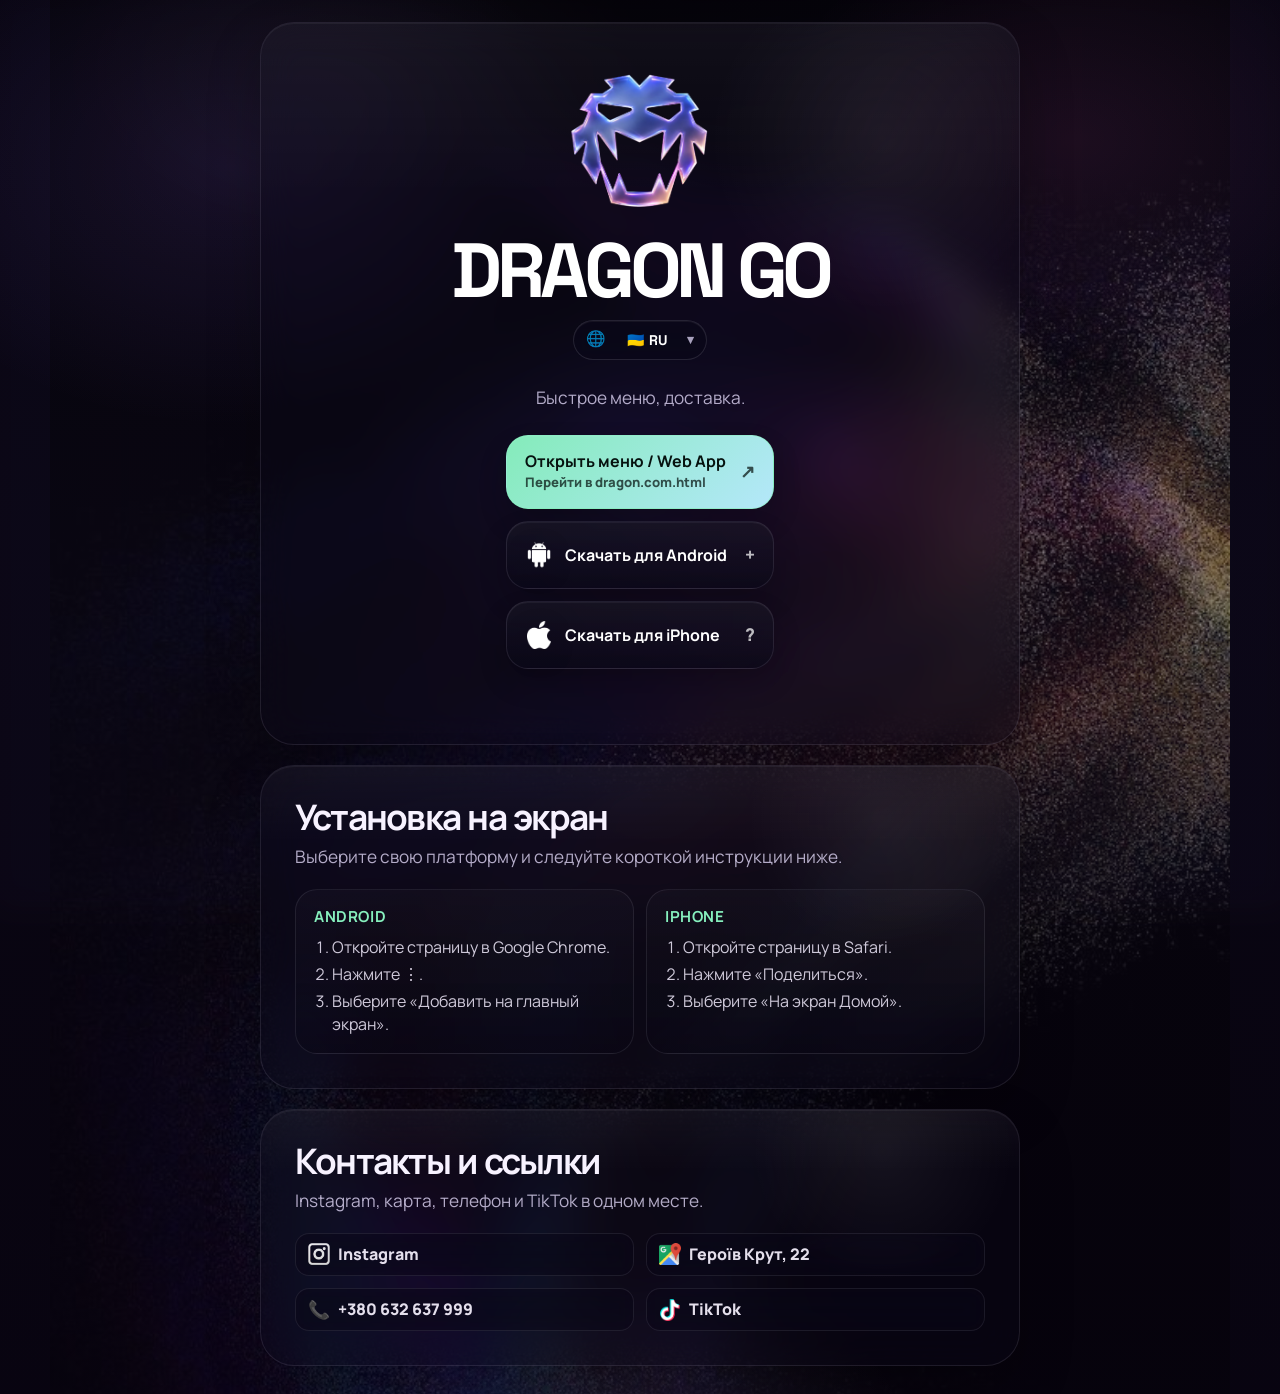
<file: index.html>
<!doctype html>
<html lang="ru">
<head>
  <meta charset="utf-8" />
  <meta name="viewport" content="width=device-width, initial-scale=1, viewport-fit=cover" />
  <meta name="theme-color" content="#0a0616" />
  <meta name="apple-mobile-web-app-capable" content="yes" />
  <meta name="apple-mobile-web-app-title" content="DRAGON.com" />
  <meta name="apple-mobile-web-app-status-bar-style" content="black-translucent" />
  <title>DRAGON.com - QR Page</title>
  <link rel="icon" href="logo.png" />
  <link rel="apple-touch-icon" href="app-icon-180.png" />
  <link rel="manifest" href="manifest.json" />
  <link rel="preconnect" href="https://fonts.googleapis.com">
  <link rel="preconnect" href="https://fonts.gstatic.com" crossorigin>
  <link href="https://fonts.googleapis.com/css2?family=Manrope:wght@500;700;800&family=Space+Grotesk:wght@700&display=swap" rel="stylesheet">
  <link rel="stylesheet" href="dragon-theme.css" />
  <style>
    :root {
      color-scheme: dark;
      --text: #f7f2ff;
      --muted: rgba(232, 223, 255, 0.76);
      --line: rgba(234, 224, 255, 0.18);
      --panel: rgba(11, 8, 24, 0.42);
      --panel-strong: rgba(9, 7, 20, 0.62);
      --accent: #87f0be;
      --accent-2: #b8ecff;
      --shadow: 0 30px 80px rgba(0, 0, 0, 0.34);
      --font-body: "Manrope", "Segoe UI", sans-serif;
      --font-display: "Space Grotesk", "Manrope", sans-serif;
    }

    * {
      box-sizing: border-box;
    }

    html,
    body {
      min-height: 100%;
    }

    body {
      margin: 0;
      color: var(--text);
      font: 16px/1.45 var(--font-body);
      background:
        radial-gradient(420px 320px at 84% 8%, rgba(90, 236, 168, 0.12), transparent 60%),
        radial-gradient(420px 320px at 16% 18%, rgba(155, 113, 255, 0.12), transparent 58%),
        linear-gradient(180deg, rgba(7, 4, 16, 0.34), rgba(7, 4, 16, 0.86)),
        url("fonHOME.png") center top / cover no-repeat fixed,
        #070412;
      overflow-x: hidden;
    }

    body::before {
      content: "";
      position: fixed;
      inset: 0;
      pointer-events: none;
      background:
        radial-gradient(540px 320px at 28% 8%, rgba(255, 255, 255, 0.1), transparent 54%),
        linear-gradient(90deg, rgba(5, 3, 14, 0.8), rgba(5, 3, 14, 0.48) 50%, rgba(5, 3, 14, 0.88));
      z-index: 0;
    }

    body::after {
      content: none;
    }

    .intro-screen {
      position: fixed;
      inset: 0;
      z-index: 1;
      pointer-events: none;
      background:
        radial-gradient(420px 320px at 84% 8%, rgba(90, 236, 168, 0.08), transparent 60%),
        radial-gradient(420px 320px at 16% 18%, rgba(155, 113, 255, 0.1), transparent 58%),
        linear-gradient(180deg, rgba(8, 6, 18, 0.2), rgba(6, 4, 16, 0.52)),
        url("fon-glass1.png") center center / cover no-repeat,
        #06030f;
      animation: intro-screen-fade 1.22s cubic-bezier(0.22, 1, 0.36, 1) 0.18s forwards;
      transform-origin: center;
    }

    .intro-screen::after {
      content: "";
      position: absolute;
      inset: 0;
      background:
        radial-gradient(circle at 22% 18%, rgba(255, 255, 255, 0.14), transparent 24%),
        radial-gradient(circle at 78% 22%, rgba(135, 240, 190, 0.12), transparent 22%),
        linear-gradient(180deg, rgba(255, 255, 255, 0.05), transparent 28%);
      animation: intro-screen-glow 1.22s ease 0.18s forwards;
    }

    .landing {
      position: relative;
      z-index: 2;
      width: min(760px, calc(100% - 28px));
      min-height: 100dvh;
      display: grid;
      align-content: center;
      gap: 20px;
      margin: 0 auto;
      padding: max(22px, env(safe-area-inset-top)) 0 max(28px, env(safe-area-inset-bottom));
    }

    .brand {
      position: relative;
      z-index: 1;
      display: grid;
      justify-items: center;
      gap: 18px;
      width: min(100%, 420px);
      margin: 0;
      font-family: var(--font-display);
      font-size: 1rem;
      font-weight: 700;
      color: #fff;
      text-decoration: none;
      text-align: center;
    }

    .brand img {
      width: clamp(104px, 26vw, 152px);
      height: clamp(104px, 26vw, 152px);
      border-radius: 32px;
      object-fit: cover;
      box-shadow: none;
    }

    .brand-stack {
      display: grid;
      gap: 10px;
      justify-items: center;
    }

    .brand-head {
      display: flex;
      align-items: center;
      justify-content: center;
      gap: 14px;
      flex-wrap: wrap;
    }

    .brand-head strong {
      font-size: clamp(2.6rem, 9vw, 4.8rem);
      line-height: 0.92;
      letter-spacing: -0.07em;
      text-transform: uppercase;
    }

    .brand-stack small {
      color: rgba(232, 223, 255, 0.68);
      font-size: 0.92rem;
      letter-spacing: 0.18em;
      text-transform: uppercase;
    }

    .hero-card {
      position: relative;
      overflow: hidden;
      display: grid;
      gap: 22px;
      padding: clamp(24px, 6vw, 34px);
      border-radius: 34px;
      border: 1px solid rgba(234, 224, 255, 0.1);
      background: rgba(12, 10, 24, 0.34);
      box-shadow:
        0 22px 54px rgba(0, 0, 0, 0.22),
        inset 0 1px 0 rgba(255, 255, 255, 0.05);
      backdrop-filter: blur(18px) saturate(112%);
      -webkit-backdrop-filter: blur(18px) saturate(112%);
    }

    .brand-card {
      justify-items: center;
      text-align: center;
      gap: 24px;
      padding-top: clamp(28px, 7vw, 42px);
      animation: landing-card-in 0.86s cubic-bezier(0.22, 1, 0.36, 1) 1.08s both;
    }

    .lang-switch {
      position: relative;
      display: inline-flex;
      align-items: center;
      gap: 8px;
      min-height: 40px;
      padding: 0 12px;
      border-radius: 999px;
      border: 1px solid rgba(234, 224, 255, 0.12);
      background: rgba(10, 8, 24, 0.54);
      box-shadow: inset 0 1px 0 rgba(255, 255, 255, 0.05);
      backdrop-filter: blur(10px);
      -webkit-backdrop-filter: blur(10px);
    }

    .lang-switch span {
      color: rgba(232, 223, 255, 0.7);
      font-size: 0.98rem;
      line-height: 1;
    }

    .lang-switch select {
      appearance: none;
      border: none;
      background: transparent;
      color: #fff;
      font: inherit;
      font-size: 0.88rem;
      font-weight: 800;
      cursor: pointer;
      padding-right: 12px;
      outline: none;
    }

    .lang-switch select option {
      color: #050311;
    }

    .lang-switch::after {
      content: "▾";
      color: rgba(232, 223, 255, 0.72);
      font-size: 0.82rem;
      pointer-events: none;
    }

    .hero-card::before {
      content: "";
      position: absolute;
      inset: 0;
      pointer-events: none;
      background:
        linear-gradient(180deg, rgba(255, 255, 255, 0.04), transparent 24%),
        radial-gradient(circle at 82% 16%, rgba(255, 255, 255, 0.06), transparent 20%);
    }

    .eyebrow {
      position: relative;
      z-index: 1;
      display: inline-flex;
      width: max-content;
      align-items: center;
      min-height: 34px;
      margin: 0;
      padding: 0 12px;
      border-radius: 999px;
      border: 1px solid rgba(234, 224, 255, 0.12);
      color: var(--accent);
      background: rgba(11, 8, 24, 0.48);
      font-size: 0.8rem;
      font-weight: 900;
      letter-spacing: 0.14em;
      text-transform: uppercase;
      backdrop-filter: blur(10px);
      -webkit-backdrop-filter: blur(10px);
    }

    .copy {
      position: relative;
      z-index: 1;
      display: grid;
      gap: 12px;
    }

    .brand-card .copy {
      justify-items: center;
    }

    .copy h1 {
      margin: 0;
      max-width: 11ch;
      font-family: var(--font-display);
      font-size: clamp(2.6rem, 8vw, 4.6rem);
      line-height: 0.94;
      font-weight: 700;
      color: #fff;
      text-wrap: balance;
      letter-spacing: -0.06em;
    }

    .copy p {
      margin: 0;
      max-width: 560px;
      color: var(--muted);
      font-size: 1.08rem;
    }

    .brand-card .copy h1 {
      max-width: 13ch;
    }

    .brand-card .copy p {
      max-width: 540px;
    }

    .section-title {
      margin: 0;
      font-family: var(--font-display);
      font-size: clamp(1.5rem, 6vw, 2.2rem);
      line-height: 1;
      letter-spacing: -0.05em;
    }

    .section-copy {
      margin: 0;
      color: var(--muted);
      font-size: 1rem;
    }

    .actions {
      position: relative;
      z-index: 1;
      display: grid;
      gap: 12px;
    }

    .action {
      display: grid;
      grid-template-columns: minmax(0, 1fr) auto;
      align-items: center;
      gap: 14px;
      min-height: 68px;
      padding: 16px 18px;
      border-radius: 22px;
      border: 1px solid rgba(234, 224, 255, 0.1);
      color: #fff;
      text-decoration: none;
      background: linear-gradient(180deg, rgba(255, 255, 255, 0.04), rgba(11, 8, 24, 0.44)), var(--panel);
      box-shadow:
        inset 0 1px 0 rgba(255, 255, 255, 0.05),
        0 14px 28px rgba(0, 0, 0, 0.18);
      font: inherit;
      font-weight: 800;
      cursor: pointer;
      text-align: left;
      transition: transform 0.18s ease, border-color 0.18s ease, box-shadow 0.18s ease;
    }

    .action:hover {
      transform: translateY(-2px);
      border-color: rgba(234, 224, 255, 0.18);
      box-shadow:
        inset 0 1px 0 rgba(255, 255, 255, 0.06),
        0 18px 34px rgba(0, 0, 0, 0.2);
    }

    .action.primary {
      color: #06120f;
      border-color: rgba(135, 240, 190, 0.6);
      background: linear-gradient(135deg, rgba(135, 240, 190, 0.98), rgba(184, 236, 255, 0.98));
    }

    .action-copy {
      display: grid;
      gap: 2px;
    }

    .action-label {
      display: flex;
      align-items: center;
      gap: 12px;
      min-width: 0;
    }

    .action-icon-img {
      width: 28px;
      height: 28px;
      flex: 0 0 28px;
      object-fit: contain;
      filter: drop-shadow(0 6px 12px rgba(0, 0, 0, 0.18));
    }

    .action-copy strong {
      font-size: 1rem;
      line-height: 1.15;
    }

    .action-copy small {
      color: rgba(232, 223, 255, 0.64);
      font-size: 0.82rem;
      font-weight: 800;
    }

    .action.primary .action-copy small {
      color: rgba(6, 18, 15, 0.72);
    }

    .action-arrow {
      flex: 0 0 auto;
      font-size: 1.1rem;
      opacity: 0.72;
    }

    .status {
      position: relative;
      z-index: 1;
      min-height: 1.4em;
      margin: -4px 0 0;
      color: var(--accent-2);
      font-size: 0.95rem;
      text-align: center;
    }

    .install-grid {
      position: relative;
      z-index: 1;
      display: grid;
      grid-template-columns: repeat(2, minmax(0, 1fr));
      gap: 12px;
    }

    .hint {
      display: block;
      margin: 0;
      padding: 16px 16px 16px 18px;
      border-radius: 22px;
      border: 1px solid rgba(234, 224, 255, 0.09);
      color: rgba(244, 238, 255, 0.84);
      background: linear-gradient(180deg, rgba(255, 255, 255, 0.025), rgba(8, 6, 20, 0.42));
      transition: border-color 0.18s ease, box-shadow 0.18s ease, transform 0.18s ease;
    }

    .hint.active {
      border-color: rgba(135, 240, 190, 0.4);
      box-shadow:
        inset 0 1px 0 rgba(255, 255, 255, 0.05),
        0 14px 24px rgba(0, 0, 0, 0.12),
        0 0 0 1px rgba(135, 240, 190, 0.08);
      transform: translateY(-1px);
    }

    .info-card,
    .social-card {
      gap: 18px;
      opacity: 0;
    }

    .info-card .copy,
    .social-card .copy {
      gap: 8px;
    }

    .info-card {
      animation: landing-card-in 0.86s cubic-bezier(0.22, 1, 0.36, 1) 1.24s both;
    }

    .social-card {
      animation: landing-card-in 0.86s cubic-bezier(0.22, 1, 0.36, 1) 1.4s both;
    }

    .hint strong {
      display: block;
      margin-bottom: 8px;
      color: var(--accent);
      font-size: 0.95rem;
      letter-spacing: 0.04em;
      text-transform: uppercase;
    }

    .hint ol {
      margin: 0;
      padding-left: 18px;
    }

    .hint li + li {
      margin-top: 4px;
    }

    .footer-strip {
      display: grid;
      grid-template-columns: repeat(2, minmax(0, 1fr));
      gap: 12px;
    }

    .footer-link {
      display: inline-flex;
      align-items: center;
      gap: 8px;
      min-height: 42px;
      padding: 9px 12px;
      border-radius: 14px;
      border: 1px solid rgba(234, 224, 255, 0.09);
      color: rgba(247, 242, 255, 0.92);
      text-decoration: none;
      background: rgba(11, 8, 24, 0.36);
      font-weight: 800;
      backdrop-filter: blur(10px);
      -webkit-backdrop-filter: blur(10px);
    }

    .footer-link img {
      width: 22px;
      height: 22px;
      object-fit: contain;
    }

    .footer-link .emoji {
      font-size: 1.1rem;
      line-height: 1;
    }

    @keyframes intro-screen-fade {
      0% {
        opacity: 1;
        transform: scale(1);
        filter: blur(0);
      }

      60% {
        opacity: 1;
      }

      100% {
        opacity: 0;
        transform: scale(1.04);
        filter: blur(10px);
        visibility: hidden;
      }
    }

    @keyframes intro-screen-glow {
      0% {
        opacity: 0.92;
      }

      100% {
        opacity: 0;
      }
    }

    @keyframes landing-card-in {
      0% {
        opacity: 0;
        transform: translateY(34px) scale(0.985);
        filter: blur(12px);
      }

      100% {
        opacity: 1;
        transform: translateY(0) scale(1);
        filter: blur(0);
      }
    }

    @media (prefers-reduced-motion: reduce) {
      .intro-screen,
      .intro-screen::after,
      .brand-card,
      .info-card,
      .social-card {
        animation: none;
      }

      .intro-screen {
        opacity: 0;
        visibility: hidden;
      }

      .info-card,
      .social-card {
        opacity: 1;
      }
    }

    @media (max-width: 560px) {
      .landing {
        width: min(100% - 20px, 430px);
        align-content: center;
      }

      .brand-head {
        gap: 10px;
      }

      .lang-switch {
        min-height: 38px;
      }

      .install-grid {
        grid-template-columns: 1fr;
      }

      .footer-strip {
        grid-template-columns: 1fr;
      }

      .copy h1 {
        font-size: 2.45rem;
      }
    }

  </style>
</head>
<body class="dragon-entry dragon-entry-qr">
  <div class="intro-screen" aria-hidden="true"></div>
  <main class="landing">
    <section class="hero-card brand-card" aria-labelledby="homeTitle">
      <a class="brand" href="https://jktigr.github.io/DRAGON-GO/dragon.com.html" id="brandMenuLink" aria-label="Open DRAGON HOME" data-i18n-aria-label="brandMenuLabel">
        <img src="logo-glass.png" alt="DRAGON logo">
        <span class="brand-stack">
          <span class="brand-head">
            <strong>DRAGON GO</strong>
            <label class="lang-switch">
              <span aria-hidden="true">🌐</span>
              <select id="langSelect" aria-label="Language" data-i18n-aria-label="languageSelectLabel">
                <option value="ru">🇺🇦 RU</option>
                <option value="ua">🇺🇦 UA</option>
                <option value="vn">🇻🇳 VN</option>
                <option value="zh">🇨🇳 ZH</option>
                <option value="pl">🇵🇱 PL</option>
                <option value="de">🇩🇪 DE</option>
              </select>
            </label>
          </span>
        </span>
      </a>

      <div class="copy">
        <p data-i18n="qrTagline">Быстрое меню, доставка.</p>
      </div>

      <section class="actions" aria-label="DRAGON GO actions" data-i18n-aria-label="actionsLabel">
        <a class="action primary" href="https://jktigr.github.io/DRAGON-GO/dragon.com.html" id="openMenuButton">
          <span class="action-copy">
            <strong data-i18n="openAppTitle">Открыть меню / Web App</strong>
            <small data-i18n="openAppHint">Перейти в dragon.com.html</small>
          </span>
          <span class="action-arrow" aria-hidden="true">↗</span>
        </a>
        <button class="action" type="button" id="androidInstallButton">
          <span class="action-label">
            <img class="action-icon-img" src="images/icon/android.png" alt="">
            <span class="action-copy">
              <strong data-i18n="androidTitle">Скачать для Android</strong>
            </span>
          </span>
          <span class="action-arrow" aria-hidden="true">+</span>
        </button>
        <button class="action" type="button" id="iphoneInstallButton">
          <span class="action-label">
            <img class="action-icon-img" src="images/icon/apple.png" alt="">
            <span class="action-copy">
              <strong data-i18n="iphoneTitle">Скачать для iPhone</strong>
            </span>
          </span>
          <span class="action-arrow" aria-hidden="true">?</span>
        </button>
      </section>

      <p class="status" id="installStatus" aria-live="polite"></p>
    </section>

    <section class="hero-card info-card" aria-labelledby="installTitle">
      <div class="copy">
        <h2 class="section-title" id="installTitle" data-i18n="installTitle">Установка на экран</h2>
        <p class="section-copy" data-i18n="installCopy">Выберите свою платформу и следуйте короткой инструкции ниже.</p>
      </div>
      <div class="install-grid">
        <section class="hint" id="androidHint">
          <strong data-i18n="androidHeader">Android</strong>
          <ol>
            <li data-i18n="androidStep1">Откройте страницу в Google Chrome.</li>
            <li data-i18n="androidStep2">Нажмите ⋮.</li>
            <li data-i18n="androidStep3">Выберите “Добавить на главный экран”.</li>
          </ol>
        </section>

        <section class="hint" id="iphoneHint">
          <strong data-i18n="iphoneHeader">iPhone</strong>
          <ol>
            <li data-i18n="iphoneStep1">Откройте страницу в Safari.</li>
            <li data-i18n="iphoneStep2">Нажмите “Поделиться”.</li>
            <li data-i18n="iphoneStep3">Выберите “На экран Домой”.</li>
          </ol>
        </section>
      </div>
    </section>

    <section class="hero-card social-card" aria-labelledby="contactsTitle">
      <div class="copy">
        <h2 class="section-title" id="contactsTitle" data-i18n="contactsTitle">Контакты и ссылки</h2>
        <p class="section-copy" data-i18n="contactsCopy">Instagram, карта, телефон и TikTok в одном месте.</p>
      </div>

      <nav class="footer-strip" aria-label="DRAGON links" data-i18n-aria-label="linksLabel">
        <a class="footer-link" href="https://www.instagram.com/cyber_dragon_dlv/" target="_blank" rel="noopener noreferrer">
          <img src="images/icon/ig.png" alt="">
          <span>Instagram</span>
        </a>
        <a class="footer-link" href="https://maps.google.com/?q=Героїв%20Крут%2022%2C%20Одеса" target="_blank" rel="noopener noreferrer">
          <img src="images/icon/maps.png" alt="">
          <span data-i18n="mapLabel">Героїв Крут, 22</span>
        </a>
        <a class="footer-link" href="tel:+380632637999">
          <span class="emoji" aria-hidden="true">📞</span>
          <span>+380 632 637 999</span>
        </a>
        <a class="footer-link" href="https://www.tiktok.com/@cyber_dragon_dlv" target="_blank" rel="noopener noreferrer">
          <img src="images/icon/tt.png" alt="">
          <span>TikTok</span>
        </a>
      </nav>
    </section>
  </main>

  <script>
    (() => {
      const LANG_KEY = "CD_LANG";
      const SUPPORTED_LANGS = ["ru", "ua", "vn", "zh", "pl", "de"];
      const I18N = {
        ru: {
          pageTitle: "DRAGON.com - Быстрое меню",
          language: "Язык",
          languageSelectLabel: "Выбор языка",
          brandMenuLabel: "Открыть DRAGON HOME",
          qrTagline: "Быстрое меню, доставка.",
          actionsLabel: "Действия DRAGON GO",
          openAppTitle: "Открыть меню / Web App",
          openAppHint: "Перейти в dragon.com.html",
          androidTitle: "Скачать для Android",
          iphoneTitle: "Скачать для iPhone",
          installTitle: "Установка на экран",
          installCopy: "Выберите свою платформу и следуйте короткой инструкции ниже.",
          androidHeader: "Android",
          androidStep1: "Откройте страницу в Google Chrome.",
          androidStep2: "Нажмите ⋮.",
          androidStep3: "Выберите «Добавить на главный экран».",
          iphoneHeader: "iPhone",
          iphoneStep1: "Откройте страницу в Safari.",
          iphoneStep2: "Нажмите «Поделиться».",
          iphoneStep3: "Выберите «На экран Домой».",
          contactsTitle: "Контакты и ссылки",
          contactsCopy: "Instagram, карта, телефон и TikTok в одном месте.",
          linksLabel: "Ссылки DRAGON",
          mapLabel: "Героїв Крут, 22",
          statusInstalled: "DRAGON установлен на главный экран.",
          statusUseChromeMenu: "Если кнопка установки не появилась, используйте меню Chrome.",
          statusIphoneShare: "На iPhone установка делается через кнопку «Поделиться»."
        },
        ua: {
          pageTitle: "DRAGON.com - Швидке меню",
          language: "Мова",
          languageSelectLabel: "Вибір мови",
          brandMenuLabel: "Відкрити DRAGON HOME",
          qrTagline: "Швидке меню, доставка.",
          actionsLabel: "Дії DRAGON GO",
          openAppTitle: "Відкрити меню / Web App",
          openAppHint: "Перейти до dragon.com.html",
          androidTitle: "Завантажити для Android",
          iphoneTitle: "Завантажити для iPhone",
          installTitle: "Встановлення на екран",
          installCopy: "Оберіть свою платформу та виконайте коротку інструкцію нижче.",
          androidHeader: "Android",
          androidStep1: "Відкрийте сторінку в Google Chrome.",
          androidStep2: "Натисніть ⋮.",
          androidStep3: "Оберіть «Додати на головний екран».",
          iphoneHeader: "iPhone",
          iphoneStep1: "Відкрийте сторінку в Safari.",
          iphoneStep2: "Натисніть «Поділитися».",
          iphoneStep3: "Оберіть «На екран Додому».",
          contactsTitle: "Контакти та посилання",
          contactsCopy: "Instagram, карта, телефон і TikTok в одному місці.",
          linksLabel: "Посилання DRAGON",
          mapLabel: "Героїв Крут, 22",
          statusInstalled: "DRAGON встановлено на головний екран.",
          statusUseChromeMenu: "Якщо кнопка встановлення не з’явилася, скористайтеся меню Chrome.",
          statusIphoneShare: "На iPhone встановлення робиться через кнопку «Поділитися»."
        },
        vn: {
          pageTitle: "DRAGON.com - Menu nhanh",
          language: "Ngôn ngữ",
          languageSelectLabel: "Chọn ngôn ngữ",
          brandMenuLabel: "Mở DRAGON HOME",
          qrTagline: "Menu nhanh, giao hàng.",
          actionsLabel: "Thao tác DRAGON GO",
          openAppTitle: "Mở menu / Web App",
          openAppHint: "Đi tới dragon.com.html",
          androidTitle: "Tải cho Android",
          iphoneTitle: "Tải cho iPhone",
          installTitle: "Cài đặt lên màn hình",
          installCopy: "Chọn nền tảng của bạn và làm theo hướng dẫn ngắn bên dưới.",
          androidHeader: "Android",
          androidStep1: "Mở trang này trong Google Chrome.",
          androidStep2: "Nhấn ⋮.",
          androidStep3: "Chọn “Thêm vào màn hình chính”.",
          iphoneHeader: "iPhone",
          iphoneStep1: "Mở trang này trong Safari.",
          iphoneStep2: "Nhấn “Chia sẻ”.",
          iphoneStep3: "Chọn “Thêm vào Màn hình chính”.",
          contactsTitle: "Liên hệ và liên kết",
          contactsCopy: "Instagram, bản đồ, điện thoại và TikTok trong cùng một nơi.",
          linksLabel: "Liên kết DRAGON",
          mapLabel: "Heroiv Krut, 22",
          statusInstalled: "DRAGON đã được cài lên màn hình chính.",
          statusUseChromeMenu: "Nếu nút cài đặt không xuất hiện, hãy dùng menu Chrome.",
          statusIphoneShare: "Trên iPhone, hãy cài đặt qua nút “Chia sẻ”."
        },
        zh: {
          pageTitle: "DRAGON.com - 快速菜单",
          language: "语言",
          languageSelectLabel: "选择语言",
          brandMenuLabel: "打开 DRAGON HOME",
          qrTagline: "快速菜单，支持配送。",
          actionsLabel: "DRAGON GO 操作",
          openAppTitle: "打开菜单 / Web App",
          openAppHint: "前往 dragon.com.html",
          androidTitle: "下载 Android 版",
          iphoneTitle: "下载 iPhone 版",
          installTitle: "安装到主屏幕",
          installCopy: "选择你的平台，并按照下面的简短说明操作。",
          androidHeader: "Android",
          androidStep1: "在 Google Chrome 中打开此页面。",
          androidStep2: "点击 ⋮。",
          androidStep3: "选择“添加到主屏幕”。",
          iphoneHeader: "iPhone",
          iphoneStep1: "在 Safari 中打开此页面。",
          iphoneStep2: "点击“分享”。",
          iphoneStep3: "选择“添加到主屏幕”。",
          contactsTitle: "联系与链接",
          contactsCopy: "Instagram、地图、电话和 TikTok 都在这里。",
          linksLabel: "DRAGON 链接",
          mapLabel: "Героїв Крут, 22",
          statusInstalled: "DRAGON 已安装到主屏幕。",
          statusUseChromeMenu: "如果没有出现安装按钮，请使用 Chrome 菜单。",
          statusIphoneShare: "在 iPhone 上，请通过“分享”按钮安装。"
        },
        pl: {
          pageTitle: "DRAGON.com - Szybkie menu",
          language: "Język",
          languageSelectLabel: "Wybór języka",
          brandMenuLabel: "Otwórz DRAGON HOME",
          qrTagline: "Szybkie menu, dostawa.",
          actionsLabel: "Akcje DRAGON GO",
          openAppTitle: "Otwórz menu / Web App",
          openAppHint: "Przejdź do dragon.com.html",
          androidTitle: "Pobierz na Androida",
          iphoneTitle: "Pobierz na iPhone'a",
          installTitle: "Instalacja na ekranie",
          installCopy: "Wybierz swoją platformę i postępuj zgodnie z krótką instrukcją poniżej.",
          androidHeader: "Android",
          androidStep1: "Otwórz stronę w Google Chrome.",
          androidStep2: "Naciśnij ⋮.",
          androidStep3: "Wybierz „Dodaj do ekranu głównego”.",
          iphoneHeader: "iPhone",
          iphoneStep1: "Otwórz stronę w Safari.",
          iphoneStep2: "Naciśnij „Udostępnij”.",
          iphoneStep3: "Wybierz „Do ekranu początkowego”.",
          contactsTitle: "Kontakty i linki",
          contactsCopy: "Instagram, mapa, telefon i TikTok w jednym miejscu.",
          linksLabel: "Linki DRAGON",
          mapLabel: "Heroiv Krut, 22",
          statusInstalled: "DRAGON został zainstalowany na ekranie głównym.",
          statusUseChromeMenu: "Jeśli przycisk instalacji się nie pojawił, użyj menu Chrome.",
          statusIphoneShare: "Na iPhonie instalacja odbywa się przez przycisk „Udostępnij”."
        },
        de: {
          pageTitle: "DRAGON.com - Schnellmenü",
          language: "Sprache",
          languageSelectLabel: "Sprache auswählen",
          brandMenuLabel: "DRAGON HOME öffnen",
          qrTagline: "Schnellmenü, Lieferung.",
          actionsLabel: "DRAGON GO Aktionen",
          openAppTitle: "Menü öffnen / Web App",
          openAppHint: "Zu dragon.com.html wechseln",
          androidTitle: "Für Android herunterladen",
          iphoneTitle: "Für iPhone herunterladen",
          installTitle: "Zum Startbildschirm hinzufügen",
          installCopy: "Wähle deine Plattform und folge der kurzen Anleitung unten.",
          androidHeader: "Android",
          androidStep1: "Öffne die Seite in Google Chrome.",
          androidStep2: "Tippe auf ⋮.",
          androidStep3: "Wähle „Zum Startbildschirm hinzufügen“.",
          iphoneHeader: "iPhone",
          iphoneStep1: "Öffne die Seite in Safari.",
          iphoneStep2: "Tippe auf „Teilen“.",
          iphoneStep3: "Wähle „Zum Home-Bildschirm“.",
          contactsTitle: "Kontakte und Links",
          contactsCopy: "Instagram, Karte, Telefon und TikTok an einem Ort.",
          linksLabel: "DRAGON Links",
          mapLabel: "Heroiv Krut, 22",
          statusInstalled: "DRAGON wurde zum Startbildschirm hinzugefügt.",
          statusUseChromeMenu: "Wenn die Installationsschaltfläche nicht erscheint, nutze das Chrome-Menü.",
          statusIphoneShare: "Auf dem iPhone erfolgt die Installation über die Schaltfläche „Teilen“."
        }
      };

      const androidButton = document.getElementById("androidInstallButton");
      const iphoneButton = document.getElementById("iphoneInstallButton");
      const openMenuButton = document.getElementById("openMenuButton");
      const androidHint = document.getElementById("androidHint");
      const iphoneHint = document.getElementById("iphoneHint");
      const langSelect = document.getElementById("langSelect");
      const status = document.getElementById("installStatus");
      const i18nNodes = Array.from(document.querySelectorAll("[data-i18n]"));
      const i18nAriaLabels = Array.from(document.querySelectorAll("[data-i18n-aria-label]"));
      let deferredPrompt = null;
      let LANG = normalizeLang(localStorage.getItem(LANG_KEY) || document.documentElement.lang || "ru");

      function normalizeLang(value) {
        return SUPPORTED_LANGS.includes(value) ? value : "ru";
      }

      function L() {
        return I18N[LANG] || I18N.ru;
      }

      function textByKey(key) {
        return String(key || "")
          .split(".")
          .reduce((value, part) => (value && Object.prototype.hasOwnProperty.call(value, part) ? value[part] : undefined), L());
      }

      function applyTranslatedNodes() {
        i18nNodes.forEach(node => {
          const value = textByKey(node.dataset.i18n);
          if (typeof value === "string") node.textContent = value;
        });

        i18nAriaLabels.forEach(node => {
          const value = textByKey(node.dataset.i18nAriaLabel);
          if (typeof value === "string") node.setAttribute("aria-label", value);
        });
      }

      function applyLang(value) {
        LANG = normalizeLang(value);
        document.documentElement.lang = LANG;
        if (langSelect) langSelect.value = LANG;
        document.title = L().pageTitle || document.title;
        applyTranslatedNodes();
      }

      function setLang(value) {
        applyLang(value);
        localStorage.setItem(LANG_KEY, LANG);
      }

      function setStatus(text) {
        if (status) status.textContent = text || "";
      }

      function showHint(target) {
        androidHint?.classList.toggle("active", target === androidHint);
        iphoneHint?.classList.toggle("active", target === iphoneHint);
        target?.scrollIntoView({ behavior: "smooth", block: "nearest" });
      }

      function isStandalone() {
        return window.matchMedia?.("(display-mode: standalone)").matches || window.navigator.standalone === true;
      }

      if ("serviceWorker" in navigator && window.location.protocol !== "file:") {
        window.addEventListener("load", () => {
          navigator.serviceWorker.register("sw.js").catch(error => {
            console.warn("Service worker registration failed", error);
          });
        });
      }

      window.addEventListener("beforeinstallprompt", event => {
        event.preventDefault();
        deferredPrompt = event;
        setStatus("");
      });

      window.addEventListener("appinstalled", () => {
        deferredPrompt = null;
        setStatus(L().statusInstalled || "DRAGON установлен на главный экран.");
      });

      async function handleAndroidInstall() {
        if (isStandalone()) {
          window.location.href = openMenuButton?.href || "https://jktigr.github.io/DRAGON-GO/dragon.com.html";
          return;
        }
        if (!deferredPrompt) {
          setStatus(L().statusUseChromeMenu || "Если кнопка установки не появилась, используйте меню Chrome.");
          showHint(androidHint);
          return;
        }
        deferredPrompt.prompt();
        try {
          await deferredPrompt.userChoice;
        } catch (error) {
          console.warn("Install prompt failed", error);
        }
        deferredPrompt = null;
      }

      function handleIphoneInstall() {
        if (isStandalone()) {
          window.location.href = openMenuButton?.href || "https://jktigr.github.io/DRAGON-GO/dragon.com.html";
          return;
        }
        setStatus(L().statusIphoneShare || "На iPhone установка делается через кнопку «Поделиться».");
        showHint(iphoneHint);
      }

      langSelect?.addEventListener("change", event => {
        setLang(event.target.value);
      });

      window.addEventListener("storage", event => {
        if (event.key === LANG_KEY) {
          applyLang(event.newValue || "ru");
        }
      });

      applyLang(LANG);
      if (window.location.hash) {
        window.setTimeout(() => {
          document.querySelector(window.location.hash)?.scrollIntoView({ block: "start" });
        }, 120);
      }
      androidButton?.addEventListener("click", handleAndroidInstall);
      iphoneButton?.addEventListener("click", handleIphoneInstall);
    })();
  </script>
</body>
</html>
</file>
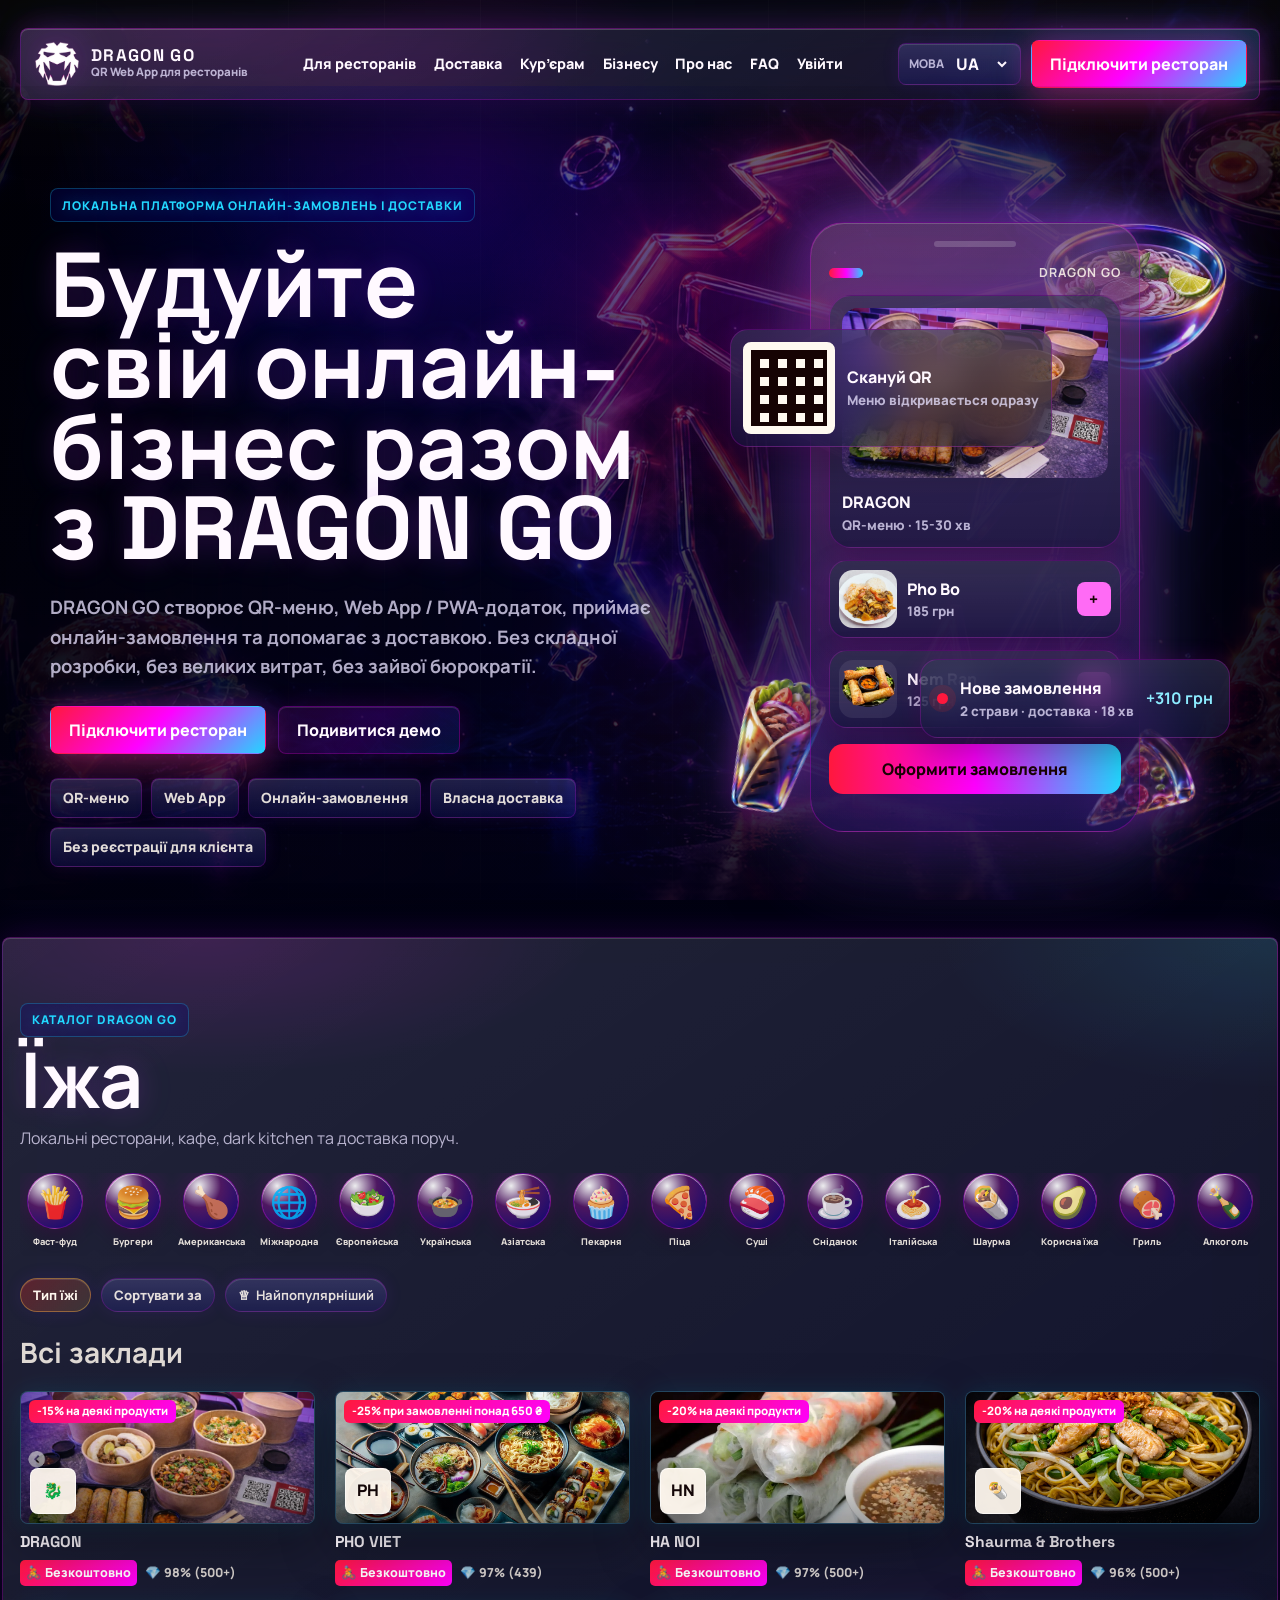
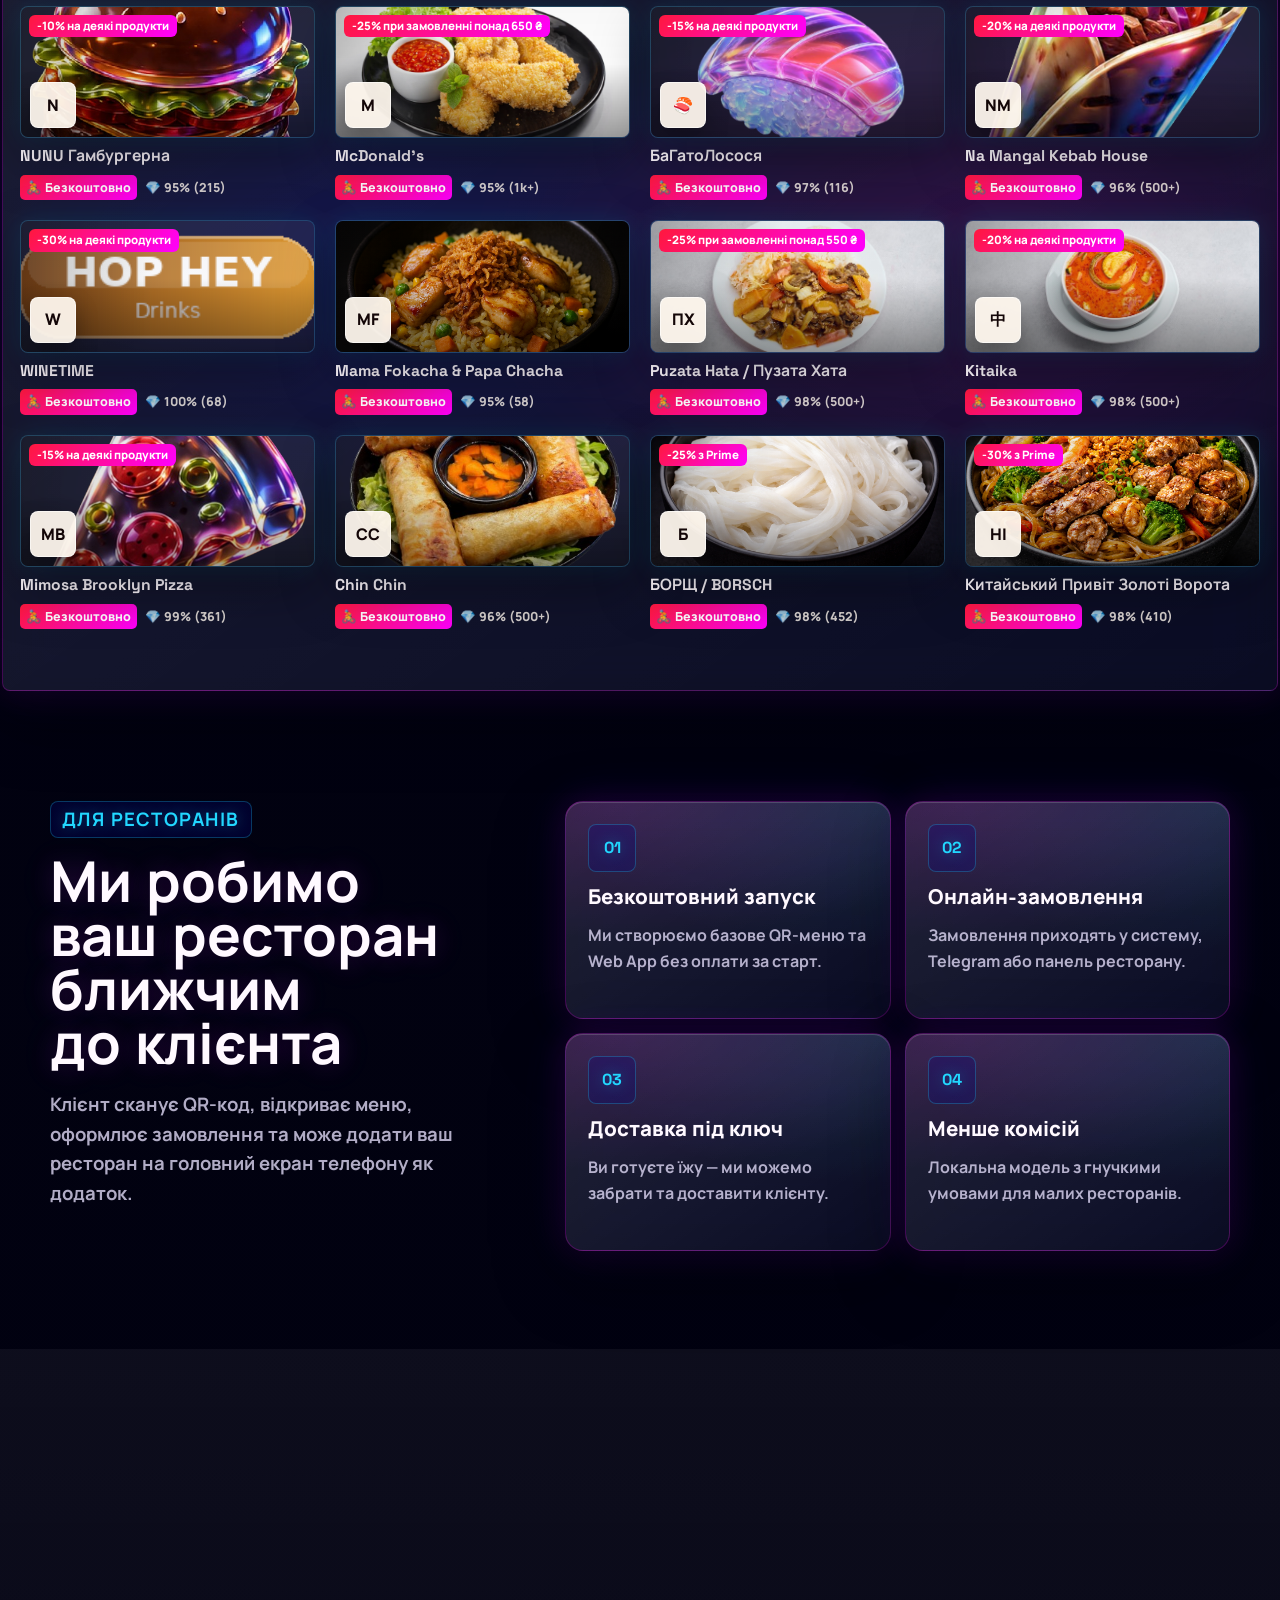
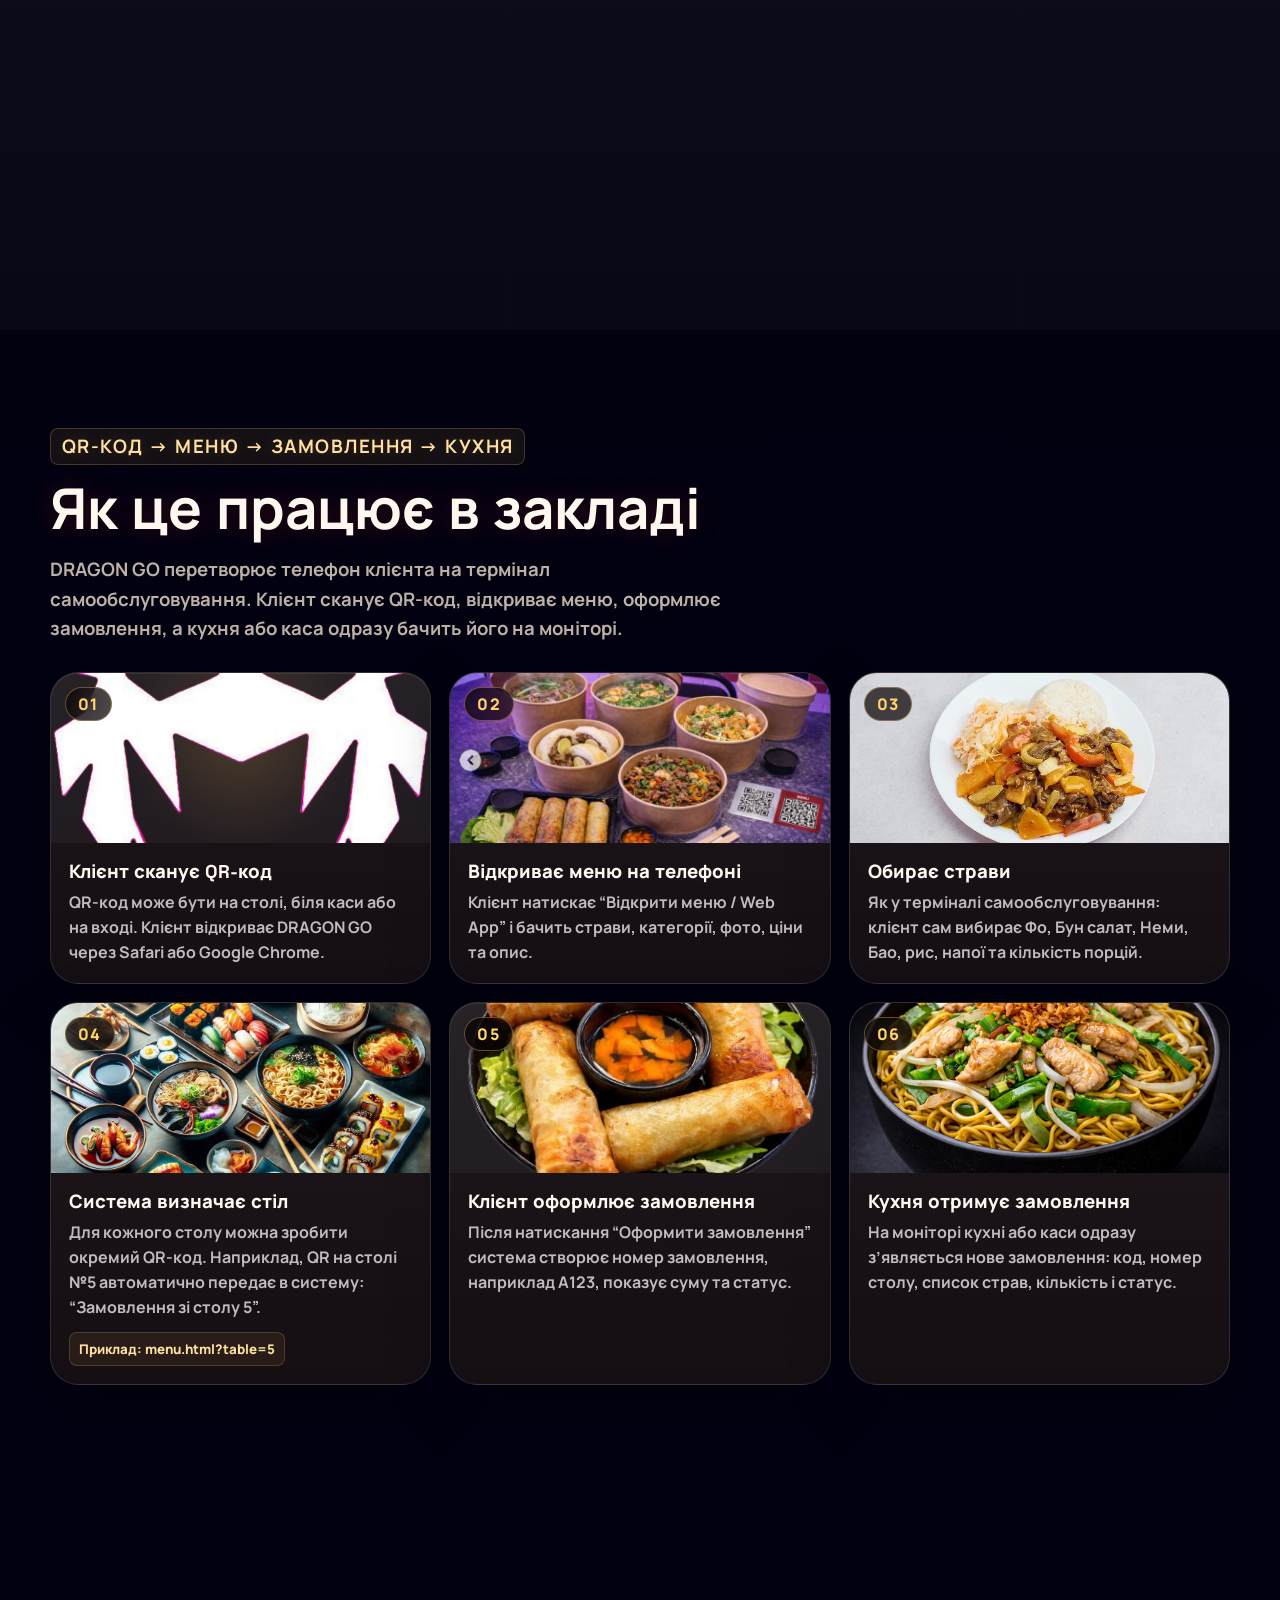
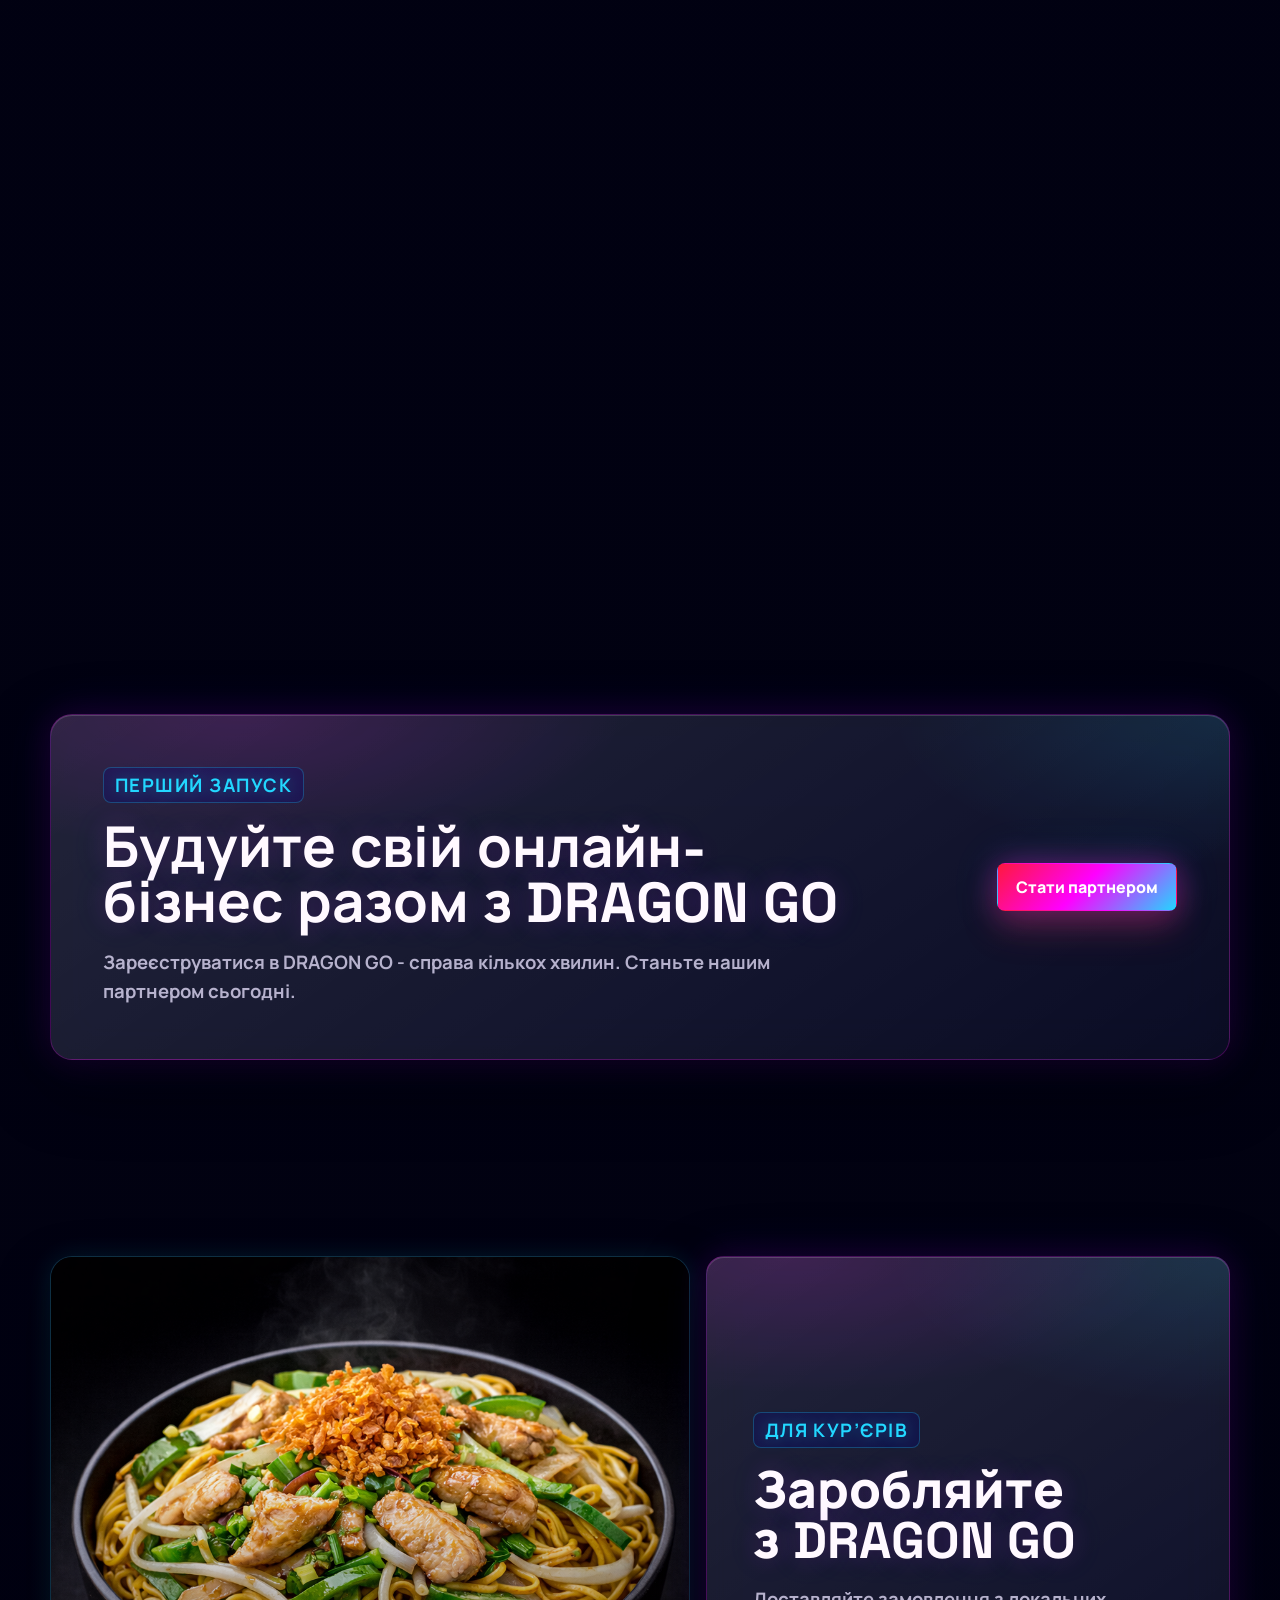
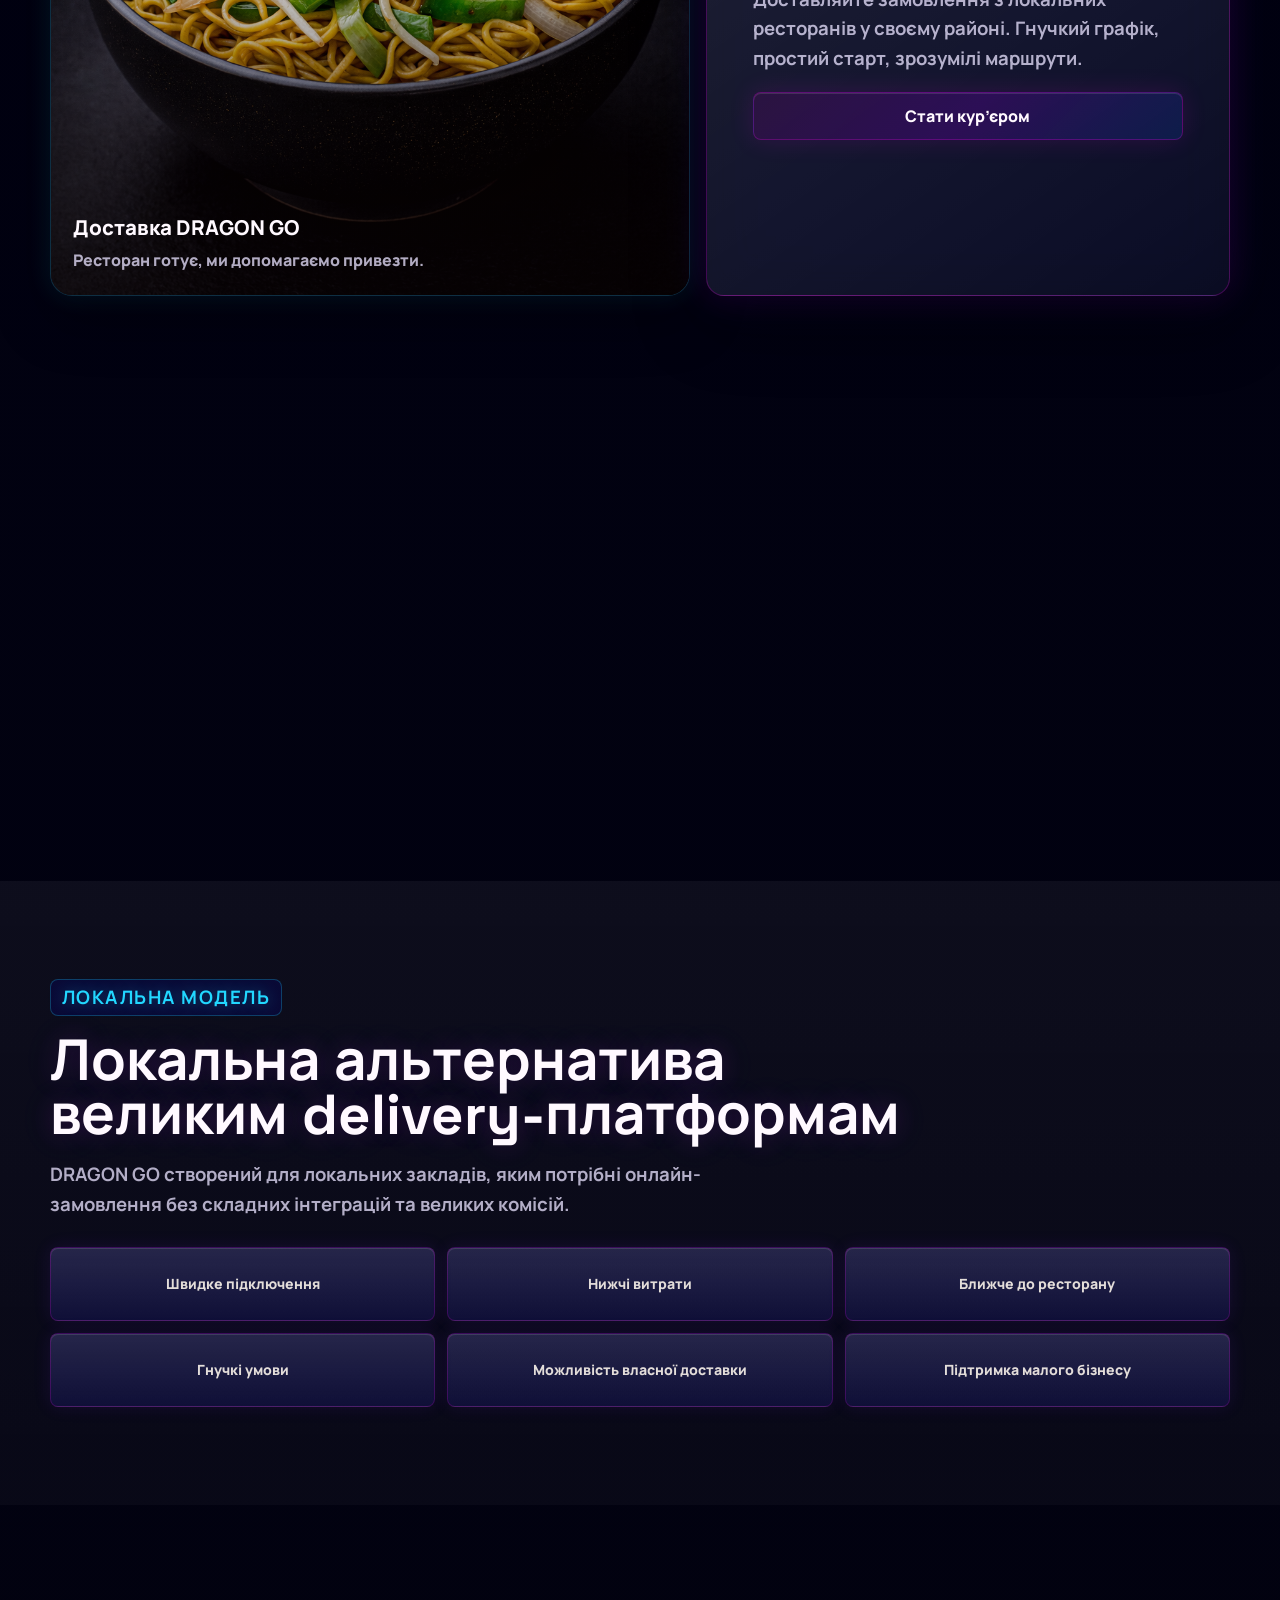
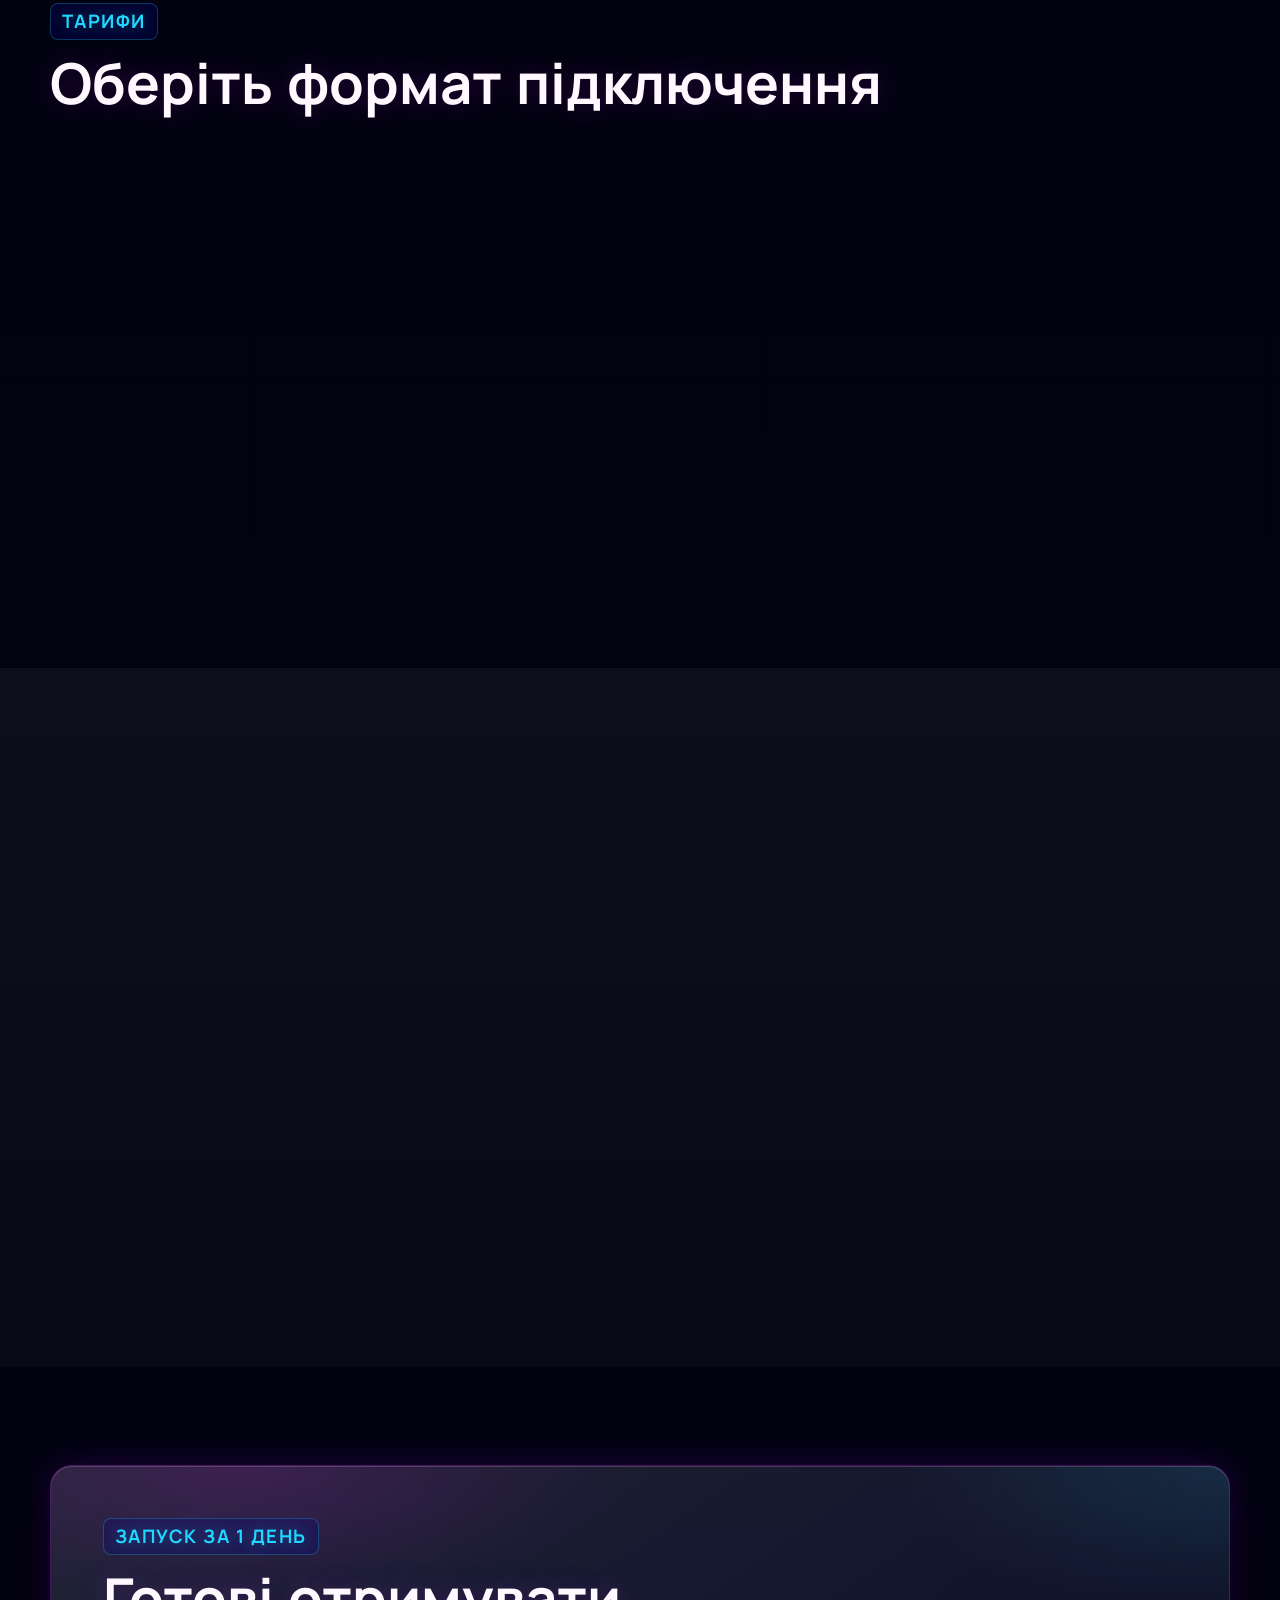
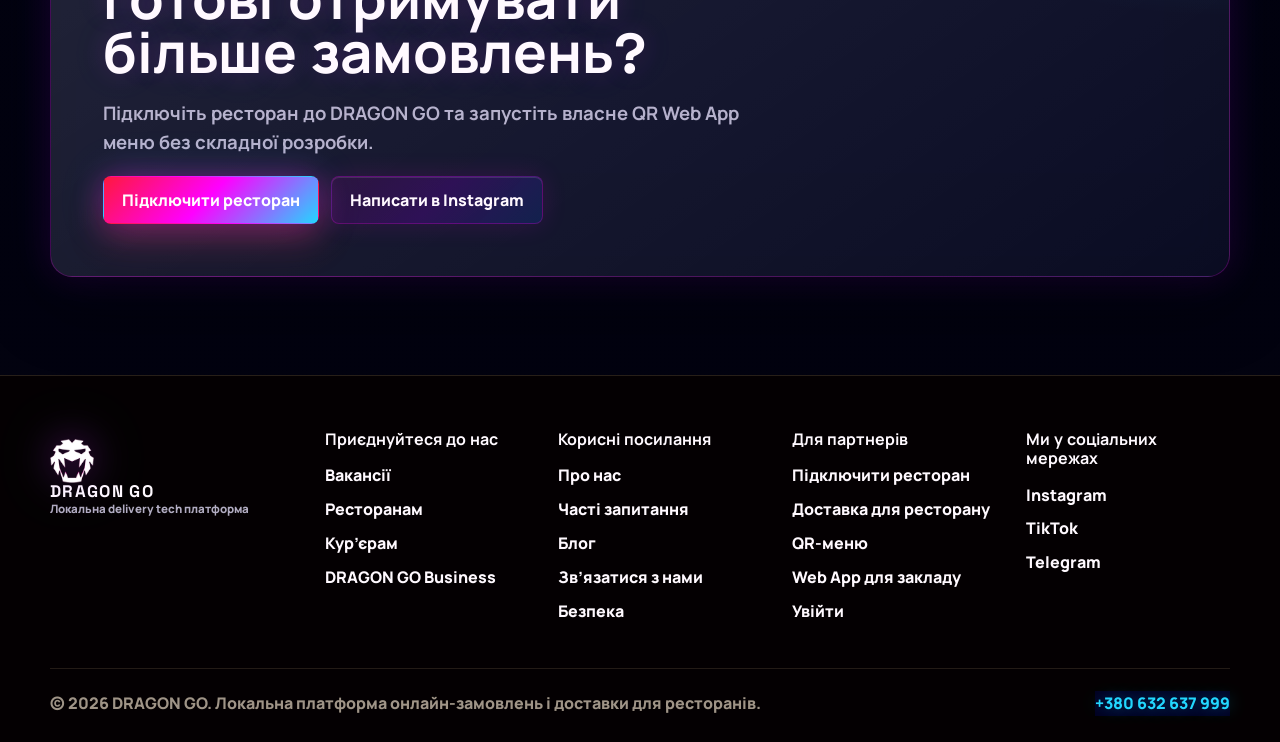
<file: dragon.com.html>
<!doctype html>
<html lang="uk">
<head>
  <meta charset="utf-8" />
  <meta name="viewport" content="width=device-width, initial-scale=1, viewport-fit=cover" />
  <meta name="theme-color" content="#070203" />
  <title>DRAGON GO — QR-меню, Web App і доставка для ресторанів</title>
  <meta name="description" content="Підключіть ресторан до DRAGON GO: QR-меню, Web App, онлайн-замовлення та доставка без складної розробки." />
  <meta name="robots" content="index, follow" />
  <meta property="og:type" content="website" />
  <meta property="og:site_name" content="DRAGON GO" />
  <meta property="og:title" content="DRAGON GO — QR-меню, Web App і доставка для ресторанів" />
  <meta property="og:description" content="Підключіть ресторан до DRAGON GO: QR-меню, Web App, онлайн-замовлення та доставка без складної розробки." />
  <meta property="og:image" content="app-icon-512.png" />
  <meta property="og:locale" content="uk_UA" />
  <meta name="twitter:card" content="summary_large_image" />
  <meta name="twitter:title" content="DRAGON GO — QR-меню, Web App і доставка для ресторанів" />
  <meta name="twitter:description" content="Підключіть ресторан до DRAGON GO: QR-меню, Web App, онлайн-замовлення та доставка без складної розробки." />
  <meta name="twitter:image" content="app-icon-512.png" />
  <link rel="icon" href="logo.png" />
  <link rel="apple-touch-icon" href="app-icon-180.png" />
  <link rel="manifest" href="manifest.json" />
  <link rel="preconnect" href="https://fonts.googleapis.com" />
  <link rel="preconnect" href="https://fonts.gstatic.com" crossorigin />
  <link href="https://fonts.googleapis.com/css2?family=Manrope:wght@400;500;600;700;800&amp;family=Space+Grotesk:wght@600;700&amp;display=swap" rel="stylesheet" />
  <link rel="stylesheet" href="dragon-theme.css" />
</head>
<body class="dragon-go-landing">
  <a class="dg-skip" href="#main" data-i18n="skip">Перейти до контенту</a>

  <header class="dg-header" id="top">
    <a class="dg-brand" href="#top" aria-label="DRAGON GO">
      <img src="logo.png" alt="" width="44" height="44" />
      <span>
        <strong>DRAGON GO</strong>
        <small data-i18n="brandSub">QR Web App для ресторанів</small>
      </span>
    </a>

    <button class="dg-menu-toggle" type="button" aria-expanded="false" aria-controls="siteNav" data-i18n-aria-label="menuLabel">
      <span></span>
      <span></span>
      <span></span>
    </button>

    <nav class="dg-nav" id="siteNav" aria-label="Main navigation">
      <a href="#restaurants" data-i18n="navRestaurants">Для ресторанів</a>
      <a href="#delivery" data-i18n="navDelivery">Доставка</a>
      <a href="#couriers" data-i18n="navCouriers">Кур’єрам</a>
      <a href="#business" data-i18n="navBusiness">Бізнесу</a>
      <a href="#about" data-i18n="navAbout">Про нас</a>
      <a href="#faq" data-i18n="navFaq">FAQ</a>
      <a href="profil.html" data-i18n="navLogin">Увійти</a>
    </nav>

    <div class="dg-header-actions">
      <label class="dg-lang" for="langSelect">
        <span data-i18n="languageLabel">Мова</span>
        <select id="langSelect" aria-label="Language">
          <option value="uk">UA</option>
          <option value="ru">RU</option>
          <option value="en">EN</option>
        </select>
      </label>
      <a class="dg-btn dg-btn-primary dg-header-cta" href="#partner" data-i18n="connectRestaurant">Підключити ресторан</a>
    </div>
  </header>

  <main id="main">
    <section class="dg-hero" aria-labelledby="heroTitle">
      <div class="dg-hero-bg" aria-hidden="true"></div>
      <div class="dg-shell dg-hero-inner">
        <div class="dg-hero-copy reveal">
          <p class="dg-kicker" data-i18n="heroKicker">Локальна платформа онлайн-замовлень і доставки</p>
          <h1 id="heroTitle" data-i18n="heroTitle">Будуйте свій онлайн-бізнес разом з DRAGON GO</h1>
          <p class="dg-hero-text" data-i18n="heroText">DRAGON GO створює QR-меню, Web App / PWA-додаток, приймає онлайн-замовлення та допомагає з доставкою. Без складної розробки, без великих витрат, без зайвої бюрократії.</p>
          <div class="dg-hero-actions">
            <a class="dg-btn dg-btn-primary" href="#partner" data-i18n="connectRestaurant">Підключити ресторан</a>
            <a class="dg-btn dg-btn-ghost" href="#demo" data-i18n="viewDemo">Подивитися демо</a>
          </div>
          <ul class="dg-proof-list" aria-label="DRAGON GO features">
            <li data-i18n="chipQr">QR-меню</li>
            <li data-i18n="chipWeb">Web App</li>
            <li data-i18n="chipOrders">Онлайн-замовлення</li>
            <li data-i18n="chipDelivery">Власна доставка</li>
            <li data-i18n="chipNoSignup">Без реєстрації для клієнта</li>
          </ul>
        </div>

        <div class="dg-hero-visual reveal" id="demo" aria-label="Демо DRAGON GO">
          <div class="dg-phone">
            <div class="dg-phone-top">
              <span></span>
              <b>DRAGON GO</b>
            </div>
            <div class="dg-phone-hero">
              <img src="images/dragon22point.png" alt="DRAGON restaurant menu" />
              <div>
                <strong>DRAGON</strong>
                <small data-i18n="phoneMeta">QR-меню · 15-30 хв</small>
              </div>
            </div>
            <div class="dg-menu-card">
              <img src="images/ZUPA_PHO_Z_WOLOWINA.png" alt="Pho" />
              <span>
                <b>Pho Bo</b>
                <small>185 грн</small>
              </span>
              <em>+</em>
            </div>
            <div class="dg-menu-card">
              <img src="images/nem_ran.png" alt="Nem ran" />
              <span>
                <b>Nem Ran</b>
                <small>125 грн</small>
              </span>
              <em>+</em>
            </div>
            <div class="dg-phone-cta" data-i18n="phoneCta">Оформити замовлення</div>
          </div>

          <div class="dg-qr-card">
            <div class="dg-qr" aria-hidden="true"></div>
            <span>
              <b data-i18n="qrTitle">Скануй QR</b>
              <small data-i18n="qrText">Меню відкривається одразу</small>
            </span>
          </div>

          <div class="dg-order-card">
            <span class="dg-live-dot"></span>
            <div>
              <b data-i18n="orderTitle">Нове замовлення</b>
              <small data-i18n="orderText">2 страви · доставка · 18 хв</small>
            </div>
            <strong>+310 грн</strong>
          </div>

          <img class="dg-float dg-float-bowl" src="glass1.png" alt="" aria-hidden="true" />
          <img class="dg-float dg-float-wrap" src="shaurma-glass.png" alt="" aria-hidden="true" />
          <img class="dg-float dg-float-pizza" src="pizza-glass.png" alt="" aria-hidden="true" />
        </div>
      </div>
    </section>

    <section class="food-directory" id="food" aria-labelledby="foodTitle">
      <div class="food-head reveal">
        <p class="dg-kicker">Каталог DRAGON GO</p>
        <h2 class="food-title" id="foodTitle">Їжа</h2>
        <p class="food-kicker">Локальні ресторани, кафе, dark kitchen та доставка поруч.</p>
      </div>

      <nav class="food-category-rail reveal" aria-label="Категорії їжі">
        <button class="food-category" type="button" data-food-filter="fastfood">
          <span class="food-category-icon" aria-hidden="true">🍟</span>
          <span>Фаст-фуд</span>
        </button>
        <button class="food-category" type="button" data-food-filter="burgers">
          <span class="food-category-icon" aria-hidden="true">🍔</span>
          <span>Бургери</span>
        </button>
        <button class="food-category" type="button" data-food-filter="american">
          <span class="food-category-icon" aria-hidden="true">🍗</span>
          <span>Американська</span>
        </button>
        <button class="food-category" type="button" data-food-filter="international">
          <span class="food-category-icon" aria-hidden="true">🌐</span>
          <span>Міжнародна</span>
        </button>
        <button class="food-category" type="button" data-food-filter="european">
          <span class="food-category-icon" aria-hidden="true">🥗</span>
          <span>Європейська</span>
        </button>
        <button class="food-category" type="button" data-food-filter="ukrainian">
          <span class="food-category-icon" aria-hidden="true">🍲</span>
          <span>Українська</span>
        </button>
        <button class="food-category" type="button" data-food-filter="asian">
          <span class="food-category-icon" aria-hidden="true">🍜</span>
          <span>Азіатська</span>
        </button>
        <button class="food-category" type="button" data-food-filter="bakery">
          <span class="food-category-icon" aria-hidden="true">🧁</span>
          <span>Пекарня</span>
        </button>
        <button class="food-category" type="button" data-food-filter="pizza">
          <span class="food-category-icon" aria-hidden="true">🍕</span>
          <span>Піца</span>
        </button>
        <button class="food-category" type="button" data-food-filter="sushi">
          <span class="food-category-icon" aria-hidden="true">🍣</span>
          <span>Суші</span>
        </button>
        <button class="food-category" type="button" data-food-filter="breakfast">
          <span class="food-category-icon" aria-hidden="true">☕</span>
          <span>Сніданок</span>
        </button>
        <button class="food-category" type="button" data-food-filter="italian">
          <span class="food-category-icon" aria-hidden="true">🍝</span>
          <span>Італійська</span>
        </button>
        <button class="food-category" type="button" data-food-filter="shaurma">
          <span class="food-category-icon" aria-hidden="true">🌯</span>
          <span>Шаурма</span>
        </button>
        <button class="food-category" type="button" data-food-filter="healthy">
          <span class="food-category-icon" aria-hidden="true">🥑</span>
          <span>Корисна їжа</span>
        </button>
        <button class="food-category" type="button" data-food-filter="grill">
          <span class="food-category-icon" aria-hidden="true">🍖</span>
          <span>Гриль</span>
        </button>
        <button class="food-category" type="button" data-food-filter="alcohol">
          <span class="food-category-icon" aria-hidden="true">🍾</span>
          <span>Алкоголь</span>
        </button>
      </nav>

      <div class="food-toolbar reveal" aria-label="Фільтри">
        <button class="food-filter active" type="button" data-food-filter="all">Тип їжі</button>
        <span class="food-filter">Сортувати за</span>
        <span class="food-filter">♕ <strong>Найпопулярніший</strong></span>
      </div>

      <h3 class="food-section-title reveal">Всі заклади</h3>

      <div class="venue-grid">
        <a class="venue-card reveal" href="menu.html?point=dragon" data-food-tags="all asian international healthy">
          <div class="venue-media">
            <img src="images/dragon22point.png" alt="DRAGON" />
            <span class="venue-discount">-15% на деякі продукти</span>
            <span class="venue-logo">🐉</span>
          </div>
          <h4 class="venue-name">DRAGON</h4>
          <div class="venue-meta"><span class="venue-delivery">🚴 Безкоштовно</span><span class="venue-rating">💎 98% (500+)</span></div>
        </a>

        <a class="venue-card reveal" href="menu.html?point=dlv" data-food-tags="all asian international">
          <div class="venue-media">
            <img src="promo.jpg" alt="PHO VIET" />
            <span class="venue-discount">-25% при замовленні понад 650 ₴</span>
            <span class="venue-logo">PH</span>
          </div>
          <h4 class="venue-name">PHO VIET</h4>
          <div class="venue-meta"><span class="venue-delivery">🚴 Безкоштовно</span><span class="venue-rating">💎 97% (439)</span></div>
        </a>

        <a class="venue-card reveal" href="menu.html?point=asian" data-food-tags="all asian sushi international">
          <div class="venue-media">
            <img src="images/spring_rolls.jpeg" alt="HA NOI" />
            <span class="venue-discount">-20% на деякі продукти</span>
            <span class="venue-logo">HN</span>
          </div>
          <h4 class="venue-name">HA NOI</h4>
          <div class="venue-meta"><span class="venue-delivery">🚴 Безкоштовно</span><span class="venue-rating">💎 97% (500+)</span></div>
        </a>

        <a class="venue-card reveal" href="menu.html?point=shaurma" data-food-tags="all shaurma fastfood grill">
          <div class="venue-media">
            <img src="images/mi_xao_ga.png" alt="Shaurma & Brothers" />
            <span class="venue-discount">-20% на деякі продукти</span>
            <span class="venue-logo">🌯</span>
          </div>
          <h4 class="venue-name">Shaurma & Brothers</h4>
          <div class="venue-meta"><span class="venue-delivery">🚴 Безкоштовно</span><span class="venue-rating">💎 96% (500+)</span></div>
        </a>

        <a class="venue-card reveal" href="menu.html?point=dragon" data-food-tags="all burgers american fastfood">
          <div class="venue-media">
            <img src="burger-glass.png" alt="NUNU Гамбургерна" />
            <span class="venue-discount">-10% на деякі продукти</span>
            <span class="venue-logo">N</span>
          </div>
          <h4 class="venue-name">NUNU Гамбургерна</h4>
          <div class="venue-meta"><span class="venue-delivery">🚴 Безкоштовно</span><span class="venue-rating">💎 95% (215)</span></div>
        </a>

        <a class="venue-card reveal" href="menu.html?point=dragon" data-food-tags="all burgers american fastfood breakfast">
          <div class="venue-media">
            <img src="images/ga_chien_xu.png" alt="McDonald's" />
            <span class="venue-discount">-25% при замовленні понад 650 ₴</span>
            <span class="venue-logo">M</span>
          </div>
          <h4 class="venue-name">McDonald's</h4>
          <div class="venue-meta"><span class="venue-delivery">🚴 Безкоштовно</span><span class="venue-rating">💎 95% (1k+)</span></div>
        </a>

        <a class="venue-card reveal" href="menu.html?point=asian" data-food-tags="all sushi asian healthy">
          <div class="venue-media">
            <img src="sushi-glass.png" alt="BagatoLososia" />
            <span class="venue-discount">-15% на деякі продукти</span>
            <span class="venue-logo">🍣</span>
          </div>
          <h4 class="venue-name">БаГатоЛосося</h4>
          <div class="venue-meta"><span class="venue-delivery">🚴 Безкоштовно</span><span class="venue-rating">💎 97% (116)</span></div>
        </a>

        <a class="venue-card reveal" href="menu.html?point=shaurma" data-food-tags="all shaurma grill fastfood">
          <div class="venue-media">
            <img src="shaurma-glass.png" alt="Na Mangal Kebab House" />
            <span class="venue-discount">-20% на деякі продукти</span>
            <span class="venue-logo">NM</span>
          </div>
          <h4 class="venue-name">Na Mangal Kebab House</h4>
          <div class="venue-meta"><span class="venue-delivery">🚴 Безкоштовно</span><span class="venue-rating">💎 96% (500+)</span></div>
        </a>

        <a class="venue-card reveal" href="menu.html?point=dragon" data-food-tags="all alcohol european">
          <div class="venue-media">
            <img src="images/shop-logos/hophey-logo.png" alt="WINETIME" />
            <span class="venue-discount">-30% на деякі продукти</span>
            <span class="venue-logo">W</span>
          </div>
          <h4 class="venue-name">WINETIME</h4>
          <div class="venue-meta"><span class="venue-delivery">🚴 Безкоштовно</span><span class="venue-rating">💎 100% (68)</span></div>
        </a>

        <a class="venue-card reveal" href="menu.html?point=dragon" data-food-tags="all european italian breakfast">
          <div class="venue-media">
            <img src="images/com_rang_ga.png" alt="Mama Fokacha & Papa Chacha" />
            <span class="venue-logo">MF</span>
          </div>
          <h4 class="venue-name">Mama Fokacha & Papa Chacha</h4>
          <div class="venue-meta"><span class="venue-delivery">🚴 Безкоштовно</span><span class="venue-rating">💎 95% (58)</span></div>
        </a>

        <a class="venue-card reveal" href="menu.html?point=dragon" data-food-tags="all ukrainian healthy">
          <div class="venue-media">
            <img src="images/ZUPA_PHO_Z_WOLOWINA.png" alt="Puzata Hata" />
            <span class="venue-discount">-25% при замовленні понад 550 ₴</span>
            <span class="venue-logo">ПХ</span>
          </div>
          <h4 class="venue-name">Puzata Hata / Пузата Хата</h4>
          <div class="venue-meta"><span class="venue-delivery">🚴 Безкоштовно</span><span class="venue-rating">💎 98% (500+)</span></div>
        </a>

        <a class="venue-card reveal" href="menu.html?point=asian" data-food-tags="all asian international">
          <div class="venue-media">
            <img src="images/KURCZAK_PO_CHINSKU.png" alt="Kitaika" />
            <span class="venue-discount">-20% на деякі продукти</span>
            <span class="venue-logo">中</span>
          </div>
          <h4 class="venue-name">Kitaika</h4>
          <div class="venue-meta"><span class="venue-delivery">🚴 Безкоштовно</span><span class="venue-rating">💎 98% (500+)</span></div>
        </a>

        <a class="venue-card reveal" href="menu.html?point=dragon" data-food-tags="all pizza italian">
          <div class="venue-media">
            <img src="pizza-glass.png" alt="Mimosa Brooklyn Pizza" />
            <span class="venue-discount">-15% на деякі продукти</span>
            <span class="venue-logo">MB</span>
          </div>
          <h4 class="venue-name">Mimosa Brooklyn Pizza</h4>
          <div class="venue-meta"><span class="venue-delivery">🚴 Безкоштовно</span><span class="venue-rating">💎 99% (361)</span></div>
        </a>

        <a class="venue-card reveal" href="menu.html?point=asian" data-food-tags="all sushi asian international">
          <div class="venue-media">
            <img src="images/nem_ran.png" alt="Chin Chin" />
            <span class="venue-logo">CC</span>
          </div>
          <h4 class="venue-name">Chin Chin</h4>
          <div class="venue-meta"><span class="venue-delivery">🚴 Безкоштовно</span><span class="venue-rating">💎 96% (500+)</span></div>
        </a>

        <a class="venue-card reveal" href="menu.html?point=dragon" data-food-tags="all ukrainian european">
          <div class="venue-media">
            <img src="images/build_pho_soup.png" alt="БОРЩ" />
            <span class="venue-discount">-25% з Prime</span>
            <span class="venue-logo">Б</span>
          </div>
          <h4 class="venue-name">БОРЩ / BORSCH</h4>
          <div class="venue-meta"><span class="venue-delivery">🚴 Безкоштовно</span><span class="venue-rating">💎 98% (452)</span></div>
        </a>

        <a class="venue-card reveal" href="menu.html?point=asian" data-food-tags="all asian grill international">
          <div class="venue-media">
            <img src="images/mi_tau_mix.png" alt="Китайський Привіт" />
            <span class="venue-discount">-30% з Prime</span>
            <span class="venue-logo">HI</span>
          </div>
          <h4 class="venue-name">Китайський Привіт Золоті Ворота</h4>
          <div class="venue-meta"><span class="venue-delivery">🚴 Безкоштовно</span><span class="venue-rating">💎 98% (410)</span></div>
        </a>
      </div>
    </section>

    <section class="dg-section" id="restaurants" aria-labelledby="restaurantsTitle">
      <div class="dg-shell dg-two-col">
        <div class="dg-section-copy reveal">
          <p class="dg-kicker" data-i18n="restaurantsKicker">Для ресторанів</p>
          <h2 id="restaurantsTitle" data-i18n="restaurantsTitle">Ми робимо ваш ресторан ближчим до клієнта</h2>
          <p data-i18n="restaurantsText">Клієнт сканує QR-код, відкриває меню, оформлює замовлення та може додати ваш ресторан на головний екран телефону як додаток.</p>
        </div>
        <div class="dg-feature-grid">
          <article class="dg-card reveal">
            <span class="dg-icon">01</span>
            <h3 data-i18n="cardFreeTitle">Безкоштовний запуск</h3>
            <p data-i18n="cardFreeText">Ми створюємо базове QR-меню та Web App без оплати за старт.</p>
          </article>
          <article class="dg-card reveal">
            <span class="dg-icon">02</span>
            <h3 data-i18n="cardOrdersTitle">Онлайн-замовлення</h3>
            <p data-i18n="cardOrdersText">Замовлення приходять у систему, Telegram або панель ресторану.</p>
          </article>
          <article class="dg-card reveal">
            <span class="dg-icon">03</span>
            <h3 data-i18n="cardDeliveryTitle">Доставка під ключ</h3>
            <p data-i18n="cardDeliveryText">Ви готуєте їжу — ми можемо забрати та доставити клієнту.</p>
          </article>
          <article class="dg-card reveal">
            <span class="dg-icon">04</span>
            <h3 data-i18n="cardCommissionsTitle">Менше комісій</h3>
            <p data-i18n="cardCommissionsText">Локальна модель з гнучкими умовами для малих ресторанів.</p>
          </article>
        </div>
      </div>
    </section>

    <section class="dg-section dg-section-band" id="about" aria-labelledby="stepsTitle">
      <div class="dg-shell">
        <div class="dg-section-head reveal">
          <p class="dg-kicker" data-i18n="stepsKicker">Як це працює</p>
          <h2 id="stepsTitle" data-i18n="stepsTitle">Запуск без складної розробки</h2>
        </div>
        <div class="dg-steps">
          <article class="dg-step reveal">
            <span>1</span>
            <h3 data-i18n="step1Title">Підключаємо ресторан</h3>
            <p data-i18n="step1Text">Ви надсилаєте меню, фото, ціни та адресу.</p>
          </article>
          <article class="dg-step reveal">
            <span>2</span>
            <h3 data-i18n="step2Title">Створюємо Web App</h3>
            <p data-i18n="step2Text">Робимо QR-меню, сторінку ресторану та PWA-додаток.</p>
          </article>
          <article class="dg-step reveal">
            <span>3</span>
            <h3 data-i18n="step3Title">Клієнти замовляють</h3>
            <p data-i18n="step3Text">Люди сканують QR або переходять за посиланням.</p>
          </article>
          <article class="dg-step reveal">
            <span>4</span>
            <h3 data-i18n="step4Title">Ми допомагаємо з доставкою</h3>
            <p data-i18n="step4Text">Замовлення можна забрати самостійно або доставити через DRAGON GO.</p>
          </article>
        </div>
      </div>
    </section>

    <section class="dg-section" id="in-restaurant" aria-labelledby="inRestaurantTitle">
      <div class="dg-shell">
        <div class="dg-section-head reveal">
          <p class="dg-kicker" data-i18n="inPlaceKicker">QR-код → меню → замовлення → кухня</p>
          <h2 id="inRestaurantTitle" data-i18n="inPlaceTitle">Як це працює в закладі</h2>
          <p data-i18n="inPlaceText">DRAGON GO перетворює телефон клієнта на термінал самообслуговування. Клієнт сканує QR-код, відкриває меню, оформлює замовлення, а кухня або каса одразу бачить його на моніторі.</p>
        </div>

        <div class="dg-inplace-grid">
          <article class="dg-inplace-card reveal">
            <div class="dg-inplace-image">
              <img src="logo.png" alt="" loading="lazy" />
              <span class="dg-inplace-number">01</span>
            </div>
            <div class="dg-inplace-content">
              <h3 data-i18n="inPlaceStep1Title">Клієнт сканує QR-код</h3>
              <p data-i18n="inPlaceStep1Text">QR-код може бути на столі, біля каси або на вході. Клієнт відкриває DRAGON GO через Safari або Google Chrome.</p>
            </div>
          </article>

          <article class="dg-inplace-card reveal">
            <div class="dg-inplace-image">
              <img src="images/dragon22point.png" alt="" loading="lazy" />
              <span class="dg-inplace-number">02</span>
            </div>
            <div class="dg-inplace-content">
              <h3 data-i18n="inPlaceStep2Title">Відкриває меню на телефоні</h3>
              <p data-i18n="inPlaceStep2Text">Клієнт натискає “Відкрити меню / Web App” і бачить страви, категорії, фото, ціни та опис.</p>
            </div>
          </article>

          <article class="dg-inplace-card reveal">
            <div class="dg-inplace-image">
              <img src="images/ZUPA_PHO_Z_WOLOWINA.png" alt="" loading="lazy" />
              <span class="dg-inplace-number">03</span>
            </div>
            <div class="dg-inplace-content">
              <h3 data-i18n="inPlaceStep3Title">Обирає страви</h3>
              <p data-i18n="inPlaceStep3Text">Як у терміналі самообслуговування: клієнт сам вибирає Фо, Бун салат, Неми, Бао, рис, напої та кількість порцій.</p>
            </div>
          </article>

          <article class="dg-inplace-card reveal">
            <div class="dg-inplace-image">
              <img src="promo.jpg" alt="" loading="lazy" />
              <span class="dg-inplace-number">04</span>
            </div>
            <div class="dg-inplace-content">
              <h3 data-i18n="inPlaceStep4Title">Система визначає стіл</h3>
              <p data-i18n="inPlaceStep4Text">Для кожного столу можна зробити окремий QR-код. Наприклад, QR на столі №5 автоматично передає в систему: “Замовлення зі столу 5”.</p>
              <small data-i18n="inPlaceStep4Meta">Приклад: menu.html?table=5</small>
            </div>
          </article>

          <article class="dg-inplace-card reveal">
            <div class="dg-inplace-image">
              <img src="images/nem_ran.png" alt="" loading="lazy" />
              <span class="dg-inplace-number">05</span>
            </div>
            <div class="dg-inplace-content">
              <h3 data-i18n="inPlaceStep5Title">Клієнт оформлює замовлення</h3>
              <p data-i18n="inPlaceStep5Text">Після натискання “Оформити замовлення” система створює номер замовлення, наприклад A123, показує суму та статус.</p>
            </div>
          </article>

          <article class="dg-inplace-card reveal">
            <div class="dg-inplace-image">
              <img src="images/mi_xao_ga.png" alt="" loading="lazy" />
              <span class="dg-inplace-number">06</span>
            </div>
            <div class="dg-inplace-content">
              <h3 data-i18n="inPlaceStep6Title">Кухня отримує замовлення</h3>
              <p data-i18n="inPlaceStep6Text">На моніторі кухні або каси одразу з’являється нове замовлення: код, номер столу, список страв, кількість і статус.</p>
            </div>
          </article>
        </div>

        <div class="dg-terminal-compare reveal">
          <h3 data-i18n="terminalCompareTitle">Як термінал McDonald’s, тільки без термінала</h3>
          <div class="dg-terminal-column">
            <h4 data-i18n="terminalOldTitle">Звичайний термінал</h4>
            <ul>
              <li data-i18n="terminalOld1">Клієнт підходить до екрана</li>
              <li data-i18n="terminalOld2">Обирає їжу</li>
              <li data-i18n="terminalOld3">Оплачує</li>
              <li data-i18n="terminalOld4">Отримує номер</li>
              <li data-i18n="terminalOld5">Чекає готовність</li>
            </ul>
          </div>
          <div class="dg-terminal-column">
            <h4 data-i18n="terminalDragonTitle">DRAGON GO</h4>
            <ul>
              <li data-i18n="terminalDragon1">Клієнт використовує свій телефон</li>
              <li data-i18n="terminalDragon2">Сканує QR-код</li>
              <li data-i18n="terminalDragon3">Обирає їжу</li>
              <li data-i18n="terminalDragon4">Отримує номер</li>
              <li data-i18n="terminalDragon5">Кухня бачить замовлення на моніторі</li>
            </ul>
          </div>
          <p data-i18n="terminalFinalText">Не потрібно купувати дорогі термінали — кожен телефон клієнта стає точкою замовлення.</p>
        </div>

        <div class="dg-inplace-cta reveal">
          <div>
            <h3 data-i18n="inPlaceCtaTitle">Хочете таку систему у своєму закладі?</h3>
            <p data-i18n="inPlaceCtaText">DRAGON GO допоможе запустити QR-меню, Web App, прийом замовлень і екран кухні без покупки дорогих терміналів.</p>
          </div>
          <div class="dg-hero-actions">
            <a class="dg-btn dg-btn-primary" href="#partner" data-i18n="connectRestaurant">Підключити ресторан</a>
            <a class="dg-btn dg-btn-ghost" href="#demo" data-i18n="viewDemo">Подивитися демо</a>
          </div>
        </div>
      </div>
    </section>

    <section class="dg-section" id="partner" aria-labelledby="partnerTitle">
      <div class="dg-shell">
        <div class="dg-promo reveal">
          <div>
            <p class="dg-kicker" data-i18n="freeKicker">Перший запуск</p>
            <h2 id="partnerTitle" data-i18n="freeTitle">Почніть продавати через DRAGON GO</h2>
            <p data-i18n="freeText">Зареєструватися в DRAGON GO - справа кількох хвилин. Станьте нашим партнером сьогодні..</p>
           </div>
          <a class="dg-btn dg-btn-primary" href="tel:+380632637999" data-i18n="becomePartner">Стати партнером</a>
        </div>
      </div>
    </section>

    <section class="dg-section dg-split-section" id="delivery">
      <div class="dg-shell dg-split-grid">
        <article class="dg-image-panel reveal">
          <img src="images/mi_xao_ga.png" alt="Food delivery order" />
          <div>
            <b data-i18n="deliveryBadge">Доставка DRAGON GO</b>
            <span data-i18n="deliveryBadgeText">Ресторан готує, ми допомагаємо привезти.</span>
          </div>
        </article>
        <article class="dg-info-panel reveal" id="couriers">
          <p class="dg-kicker" data-i18n="couriersKicker">Для кур’єрів</p>
          <h2 data-i18n="couriersTitle">Заробляйте з DRAGON GO</h2>
          <p data-i18n="couriersText">Доставляйте замовлення з локальних ресторанів у своєму районі. Гнучкий графік, простий старт, зрозумілі маршрути.</p>
          <a class="dg-btn dg-btn-ghost" href="tel:+380632637999" data-i18n="becomeCourier">Стати кур’єром</a>
        </article>
      </div>
    </section>

    <section class="dg-section" id="business" aria-labelledby="businessTitle">
      <div class="dg-shell">
        <div class="dg-business reveal">
          <div>
            <p class="dg-kicker" data-i18n="businessKicker">Для компаній</p>
            <h2 id="businessTitle" data-i18n="businessTitle">DRAGON GO Business</h2>
            <p data-i18n="businessText">Рішення для офісів, компаній та команд: обіди, корпоративні замовлення, доставка їжі для співробітників та партнерів.</p>
          </div>
          <a class="dg-btn dg-btn-secondary" href="#contact" data-i18n="learnMore">Дізнатися більше</a>
        </div>
      </div>
    </section>

    <section class="dg-section dg-section-band" aria-labelledby="alternativeTitle">
      <div class="dg-shell">
        <div class="dg-section-head reveal">
          <p class="dg-kicker" data-i18n="altKicker">Локальна модель</p>
          <h2 id="alternativeTitle" data-i18n="altTitle">Локальна альтернатива великим delivery-платформам</h2>
          <p data-i18n="altText">DRAGON GO створений для локальних закладів, яким потрібні онлайн-замовлення без складних інтеграцій та великих комісій.</p>
        </div>
        <div class="dg-benefits">
          <span data-i18n="benefitFast">Швидке підключення</span>
          <span data-i18n="benefitCost">Нижчі витрати</span>
          <span data-i18n="benefitClose">Ближче до ресторану</span>
          <span data-i18n="benefitFlexible">Гнучкі умови</span>
          <span data-i18n="benefitDelivery">Можливість власної доставки</span>
          <span data-i18n="benefitSmall">Підтримка малого бізнесу</span>
        </div>
      </div>
    </section>

    <section class="dg-section" aria-labelledby="pricingTitle">
      <div class="dg-shell">
        <div class="dg-section-head reveal">
          <p class="dg-kicker" data-i18n="pricingKicker">Тарифи</p>
          <h2 id="pricingTitle" data-i18n="pricingTitle">Оберіть формат підключення</h2>
        </div>
        <div class="dg-pricing">
          <article class="dg-price-card reveal">
            <h3>Start</h3>
            <strong data-i18n="priceStart">0 грн запуск</strong>
            <ul>
              <li data-i18n="start1">QR-меню</li>
              <li data-i18n="start2">Web App</li>
              <li data-i18n="start3">Базова сторінка ресторану</li>
              <li data-i18n="start4">Посилання для Instagram / Telegram</li>
            </ul>
            <a class="dg-btn dg-btn-ghost" href="#partner" data-i18n="startButton">Почати</a>
          </article>
          <article class="dg-price-card dg-price-featured reveal">
            <span class="dg-price-label" data-i18n="recommended">Рекомендовано</span>
            <h3>Partner</h3>
            <strong data-i18n="pricePartner">Комісія з замовлень</strong>
            <ul>
              <li data-i18n="partner1">Онлайн-замовлення</li>
              <li data-i18n="partner2">Панель ресторану</li>
              <li data-i18n="partner3">Telegram-сповіщення</li>
              <li data-i18n="partner4">Підключення доставки</li>
            </ul>
            <a class="dg-btn dg-btn-primary" href="#partner" data-i18n="becomePartner">Стати партнером</a>
          </article>
          <article class="dg-price-card reveal">
            <h3>Pro</h3>
            <strong data-i18n="pricePro">Індивідуально</strong>
            <ul>
              <li data-i18n="pro1">Брендований Web App</li>
              <li data-i18n="pro2">Фото меню</li>
              <li data-i18n="pro3">Аналітика</li>
              <li data-i18n="pro4">Акції та промокоди</li>
              <li data-i18n="pro5">Пріоритетна підтримка</li>
            </ul>
            <a class="dg-btn dg-btn-secondary" href="tel:+380632637999" data-i18n="discuss">Обговорити</a>
          </article>
        </div>
      </div>
    </section>

    <section class="dg-section dg-section-band" id="faq" aria-labelledby="faqTitle">
      <div class="dg-shell dg-faq-layout">
        <div class="dg-section-copy reveal">
          <p class="dg-kicker">FAQ</p>
          <h2 id="faqTitle" data-i18n="faqTitle">Часті запитання</h2>
          <p data-i18n="faqIntro">Коротко про запуск, замовлення, доставку та оновлення меню.</p>
        </div>
        <div class="dg-faq-list">
          <details class="reveal" open>
            <summary data-i18n="faq1Q">Скільки коштує підключення?</summary>
            <p data-i18n="faq1A">Для перших партнерів базовий запуск безкоштовний.</p>
          </details>
          <details class="reveal">
            <summary data-i18n="faq2Q">Чи потрібен App Store або Google Play?</summary>
            <p data-i18n="faq2A">Ні. Ми використовуємо Web App / PWA, який можна додати на головний екран телефону.</p>
          </details>
          <details class="reveal">
            <summary data-i18n="faq3Q">Як клієнт робить замовлення?</summary>
            <p data-i18n="faq3A">Він сканує QR-код, відкриває меню та оформлює замовлення онлайн.</p>
          </details>
          <details class="reveal">
            <summary data-i18n="faq4Q">Хто доставляє замовлення?</summary>
            <p data-i18n="faq4A">Ресторан може доставляти самостійно або використовувати доставку DRAGON GO.</p>
          </details>
          <details class="reveal">
            <summary data-i18n="faq5Q">Чи можна змінювати меню?</summary>
            <p data-i18n="faq5A">Так, меню, ціни, стоп-лист і позиції можна оновлювати.</p>
          </details>
          <details class="reveal">
            <summary data-i18n="faq6Q">Для яких закладів це підходить?</summary>
            <p data-i18n="faq6A">Для кафе, ресторанів, суші, піцерій, шаурми, кав’ярень, dark kitchen та локальної доставки.</p>
          </details>
        </div>
      </div>
    </section>

    <section class="dg-section" id="contact">
      <div class="dg-shell">
        <div class="dg-final-cta reveal">
          <p class="dg-kicker" data-i18n="finalKicker">Запуск за 1 день</p>
          <h2 data-i18n="finalTitle">Готові отримувати більше замовлень?</h2>
          <p data-i18n="finalText">Підключіть ресторан до DRAGON GO та запустіть власне QR Web App меню без складної розробки.</p>
          <div class="dg-hero-actions">
            <a class="dg-btn dg-btn-primary" href="tel:+380632637999" data-i18n="connectRestaurant">Підключити ресторан</a>
            <a class="dg-btn dg-btn-ghost" href="https://www.instagram.com/" target="_blank" rel="noopener noreferrer" data-i18n="instagram">Написати в Instagram</a>
          </div>
        </div>
      </div>
    </section>
  </main>

  <footer class="dg-footer">
    <div class="dg-shell dg-footer-grid">
      <div class="dg-footer-brand">
        <a class="dg-brand" href="#top">
          <img src="logo.png" alt="" width="44" height="44" />
          <span>
            <strong>DRAGON GO</strong>
            <small data-i18n="footerBrand">Локальна delivery tech платформа</small>
          </span>
        </a>
      </div>
      <div>
        <h3 data-i18n="footerJoin">Приєднуйтеся до нас</h3>
        <a href="#" data-i18n="footerJobs">Вакансії</a>
        <a href="#restaurants" data-i18n="footerRestaurants">Ресторанам</a>
        <a href="#couriers" data-i18n="footerCouriers">Кур’єрам</a>
        <a href="#business">DRAGON GO Business</a>
      </div>
      <div>
        <h3 data-i18n="footerUseful">Корисні посилання</h3>
        <a href="#about" data-i18n="navAbout">Про нас</a>
        <a href="#faq" data-i18n="footerFaq">Часті запитання</a>
        <a href="#" data-i18n="footerBlog">Блог</a>
        <a href="#contact" data-i18n="footerContact">Зв’язатися з нами</a>
        <a href="#" data-i18n="footerSafety">Безпека</a>
      </div>
      <div>
        <h3 data-i18n="footerPartners">Для партнерів</h3>
        <a href="#partner" data-i18n="connectRestaurant">Підключити ресторан</a>
        <a href="#delivery" data-i18n="footerDelivery">Доставка для ресторану</a>
        <a href="#restaurants" data-i18n="footerQr">QR-меню</a>
        <a href="#restaurants" data-i18n="footerWeb">Web App для закладу</a>
        <a href="profil.html" data-i18n="navLogin">Увійти</a>
      </div>
      <div>
        <h3 data-i18n="footerSocial">Ми у соціальних мережах</h3>
        <a href="https://www.instagram.com/" target="_blank" rel="noopener noreferrer">Instagram</a>
        <a href="https://www.tiktok.com/" target="_blank" rel="noopener noreferrer">TikTok</a>
        <a href="https://t.me/" target="_blank" rel="noopener noreferrer">Telegram</a>
      </div>
    </div>
    <div class="dg-shell dg-footer-bottom">
      <span data-i18n="copyright">© 2026 DRAGON GO. Локальна платформа онлайн-замовлень і доставки для ресторанів.</span>
      <a href="tel:+380632637999">+380 632 637 999</a>
    </div>
  </footer>

  <script>
    (() => {
      const translations = {
        uk: {
          skip: "Перейти до контенту",
          brandSub: "QR Web App для ресторанів",
          menuLabel: "Відкрити меню",
          languageLabel: "Мова",
          navRestaurants: "Для ресторанів",
          navDelivery: "Доставка",
          navCouriers: "Кур’єрам",
          navBusiness: "Бізнесу",
          navAbout: "Про нас",
          navFaq: "FAQ",
          navLogin: "Увійти",
          connectRestaurant: "Підключити ресторан",
          viewDemo: "Подивитися демо",
          heroKicker: "Локальна платформа онлайн-замовлень і доставки",
          heroTitle: "Будуйте свій онлайн-бізнес разом з DRAGON GO",
          heroText: "DRAGON GO створює QR-меню, Web App / PWA-додаток, приймає онлайн-замовлення та допомагає з доставкою. Без складної розробки, без великих витрат, без зайвої бюрократії.",
          chipQr: "QR-меню",
          chipWeb: "Web App",
          chipOrders: "Онлайн-замовлення",
          chipDelivery: "Власна доставка",
          chipNoSignup: "Без реєстрації для клієнта",
          phoneMeta: "QR-меню · 15-30 хв",
          phoneCta: "Оформити замовлення",
          qrTitle: "Скануй QR",
          qrText: "Меню відкривається одразу",
          orderTitle: "Нове замовлення",
          orderText: "2 страви · доставка · 18 хв",
          restaurantsKicker: "Для ресторанів",
          restaurantsTitle: "Ми робимо ваш ресторан ближчим до клієнта",
          restaurantsText: "Клієнт сканує QR-код, відкриває меню, оформлює замовлення та може додати ваш ресторан на головний екран телефону як додаток.",
          cardFreeTitle: "Безкоштовний запуск",
          cardFreeText: "Ми створюємо базове QR-меню та Web App без оплати за старт.",
          cardOrdersTitle: "Онлайн-замовлення",
          cardOrdersText: "Замовлення приходять у систему, Telegram або панель ресторану.",
          cardDeliveryTitle: "Доставка під ключ",
          cardDeliveryText: "Ви готуєте їжу — ми можемо забрати та доставити клієнту.",
          cardCommissionsTitle: "Менше комісій",
          cardCommissionsText: "Локальна модель з гнучкими умовами для малих ресторанів.",
          stepsKicker: "Як це працює",
          stepsTitle: "Запуск без складної розробки",
          step1Title: "Підключаємо ресторан",
          step1Text: "Ви надсилаєте меню, фото, ціни та адресу.",
          step2Title: "Створюємо Web App",
          step2Text: "Робимо QR-меню, сторінку ресторану та PWA-додаток.",
          step3Title: "Клієнти замовляють",
          step3Text: "Люди сканують QR або переходять за посиланням.",
          step4Title: "Ми допомагаємо з доставкою",
          step4Text: "Замовлення можна забрати самостійно або доставити через DRAGON GO.",
          inPlaceKicker: "QR-код → меню → замовлення → кухня",
          inPlaceTitle: "Як це працює в закладі",
          inPlaceText: "DRAGON GO перетворює телефон клієнта на термінал самообслуговування. Клієнт сканує QR-код, відкриває меню, оформлює замовлення, а кухня або каса одразу бачить його на моніторі.",
          inPlaceStep1Title: "Клієнт сканує QR-код",
          inPlaceStep1Text: "QR-код може бути на столі, біля каси або на вході. Клієнт відкриває DRAGON GO через Safari або Google Chrome.",
          inPlaceStep2Title: "Відкриває меню на телефоні",
          inPlaceStep2Text: "Клієнт натискає “Відкрити меню / Web App” і бачить страви, категорії, фото, ціни та опис.",
          inPlaceStep3Title: "Обирає страви",
          inPlaceStep3Text: "Як у терміналі самообслуговування: клієнт сам вибирає Фо, Бун салат, Неми, Бао, рис, напої та кількість порцій.",
          inPlaceStep4Title: "Система визначає стіл",
          inPlaceStep4Text: "Для кожного столу можна зробити окремий QR-код. Наприклад, QR на столі №5 автоматично передає в систему: “Замовлення зі столу 5”.",
          inPlaceStep4Meta: "Приклад: menu.html?table=5",
          inPlaceStep5Title: "Клієнт оформлює замовлення",
          inPlaceStep5Text: "Після натискання “Оформити замовлення” система створює номер замовлення, наприклад A123, показує суму та статус.",
          inPlaceStep6Title: "Кухня отримує замовлення",
          inPlaceStep6Text: "На моніторі кухні або каси одразу з’являється нове замовлення: код, номер столу, список страв, кількість і статус.",
          terminalCompareTitle: "Як термінал McDonald’s, тільки без термінала",
          terminalOldTitle: "Звичайний термінал",
          terminalDragonTitle: "DRAGON GO",
          terminalOld1: "Клієнт підходить до екрана",
          terminalOld2: "Обирає їжу",
          terminalOld3: "Оплачує",
          terminalOld4: "Отримує номер",
          terminalOld5: "Чекає готовність",
          terminalDragon1: "Клієнт використовує свій телефон",
          terminalDragon2: "Сканує QR-код",
          terminalDragon3: "Обирає їжу",
          terminalDragon4: "Отримує номер",
          terminalDragon5: "Кухня бачить замовлення на моніторі",
          terminalFinalText: "Не потрібно купувати дорогі термінали — кожен телефон клієнта стає точкою замовлення.",
          inPlaceCtaTitle: "Хочете таку систему у своєму закладі?",
          inPlaceCtaText: "DRAGON GO допоможе запустити QR-меню, Web App, прийом замовлень і екран кухні без покупки дорогих терміналів.",
          freeKicker: "Перший запуск",
          freeTitle: "Будуйте свій онлайн-бізнес разом з DRAGON GO",
          freeText: "Зареєструватися в DRAGON GO - справа кількох хвилин. Станьте нашим партнером сьогодні.",
          becomePartner: "Стати партнером",
          deliveryBadge: "Доставка DRAGON GO",
          deliveryBadgeText: "Ресторан готує, ми допомагаємо привезти.",
          couriersKicker: "Для кур’єрів",
          couriersTitle: "Заробляйте з DRAGON GO",
          couriersText: "Доставляйте замовлення з локальних ресторанів у своєму районі. Гнучкий графік, простий старт, зрозумілі маршрути.",
          becomeCourier: "Стати кур’єром",
          businessKicker: "Для компаній",
          businessTitle: "DRAGON GO Business",
          businessText: "Рішення для офісів, компаній та команд: обіди, корпоративні замовлення, доставка їжі для співробітників та партнерів.",
          learnMore: "Дізнатися більше",
          altKicker: "Локальна модель",
          altTitle: "Локальна альтернатива великим delivery-платформам",
          altText: "DRAGON GO створений для локальних закладів, яким потрібні онлайн-замовлення без складних інтеграцій та великих комісій.",
          benefitFast: "Швидке підключення",
          benefitCost: "Нижчі витрати",
          benefitClose: "Ближче до ресторану",
          benefitFlexible: "Гнучкі умови",
          benefitDelivery: "Можливість власної доставки",
          benefitSmall: "Підтримка малого бізнесу",
          pricingKicker: "Тарифи",
          pricingTitle: "Оберіть формат підключення",
          priceStart: "0 грн запуск",
          start1: "QR-меню",
          start2: "Web App",
          start3: "Базова сторінка ресторану",
          start4: "Посилання для Instagram / Telegram",
          startButton: "Почати",
          recommended: "Рекомендовано",
          pricePartner: "Комісія з замовлень",
          partner1: "Онлайн-замовлення",
          partner2: "Панель ресторану",
          partner3: "Telegram-сповіщення",
          partner4: "Підключення доставки",
          pricePro: "Індивідуально",
          pro1: "Брендований Web App",
          pro2: "Фото меню",
          pro3: "Аналітика",
          pro4: "Акції та промокоди",
          pro5: "Пріоритетна підтримка",
          discuss: "Обговорити",
          faqTitle: "Часті запитання",
          faqIntro: "Коротко про запуск, замовлення, доставку та оновлення меню.",
          faq1Q: "Скільки коштує підключення?",
          faq1A: "Для перших партнерів базовий запуск безкоштовний.",
          faq2Q: "Чи потрібен App Store або Google Play?",
          faq2A: "Ні. Ми використовуємо Web App / PWA, який можна додати на головний екран телефону.",
          faq3Q: "Як клієнт робить замовлення?",
          faq3A: "Він сканує QR-код, відкриває меню та оформлює замовлення онлайн.",
          faq4Q: "Хто доставляє замовлення?",
          faq4A: "Ресторан може доставляти самостійно або використовувати доставку DRAGON GO.",
          faq5Q: "Чи можна змінювати меню?",
          faq5A: "Так, меню, ціни, стоп-лист і позиції можна оновлювати.",
          faq6Q: "Для яких закладів це підходить?",
          faq6A: "Для кафе, ресторанів, суші, піцерій, шаурми, кав’ярень, dark kitchen та локальної доставки.",
          finalKicker: "Запуск за 1 день",
          finalTitle: "Готові отримувати більше замовлень?",
          finalText: "Підключіть ресторан до DRAGON GO та запустіть власне QR Web App меню без складної розробки.",
          instagram: "Написати в Instagram",
          footerBrand: "Локальна delivery tech платформа",
          footerJoin: "Приєднуйтеся до нас",
          footerJobs: "Вакансії",
          footerRestaurants: "Ресторанам",
          footerCouriers: "Кур’єрам",
          footerUseful: "Корисні посилання",
          footerFaq: "Часті запитання",
          footerBlog: "Блог",
          footerContact: "Зв’язатися з нами",
          footerSafety: "Безпека",
          footerPartners: "Для партнерів",
          footerDelivery: "Доставка для ресторану",
          footerQr: "QR-меню",
          footerWeb: "Web App для закладу",
          footerSocial: "Ми у соціальних мережах",
          copyright: "© 2026 DRAGON GO. Локальна платформа онлайн-замовлень і доставки для ресторанів."
        },
        ru: {
          skip: "Перейти к контенту",
          brandSub: "QR Web App для ресторанов",
          menuLabel: "Открыть меню",
          languageLabel: "Язык",
          navRestaurants: "Ресторанам",
          navDelivery: "Доставка",
          navCouriers: "Курьерам",
          navBusiness: "Бизнесу",
          navAbout: "О нас",
          navFaq: "FAQ",
          navLogin: "Войти",
          connectRestaurant: "Подключить ресторан",
          viewDemo: "Посмотреть демо",
          heroKicker: "Локальная платформа онлайн-заказов и доставки",
          heroTitle: "Будуйте свій онлайн-бізнес разом с DRAGON GO",
          heroText: "DRAGON GO создает QR-меню, Web App / PWA-приложение, принимает онлайн-заказы и помогает с доставкой. Без сложной разработки, больших затрат и лишней бюрократии.",
          chipQr: "QR-меню",
          chipWeb: "Web App",
          chipOrders: "Онлайн-заказы",
          chipDelivery: "Своя доставка",
          chipNoSignup: "Без регистрации клиента",
          phoneMeta: "QR-меню · 15-30 мин",
          phoneCta: "Оформить заказ",
          qrTitle: "Сканируй QR",
          qrText: "Меню открывается сразу",
          orderTitle: "Новый заказ",
          orderText: "2 блюда · доставка · 18 мин",
          restaurantsKicker: "Для ресторанов",
          restaurantsTitle: "Мы делаем ваш ресторан ближе к клиенту",
          restaurantsText: "Клиент сканирует QR-код, открывает меню, оформляет заказ и может добавить ваш ресторан на главный экран телефона как приложение.",
          cardFreeTitle: "Бесплатный запуск",
          cardFreeText: "Мы создаем базовое QR-меню и Web App без оплаты за старт.",
          cardOrdersTitle: "Онлайн-заказы",
          cardOrdersText: "Заказы приходят в систему, Telegram или панель ресторана.",
          cardDeliveryTitle: "Доставка под ключ",
          cardDeliveryText: "Вы готовите еду, а мы можем забрать и доставить клиенту.",
          cardCommissionsTitle: "Меньше комиссий",
          cardCommissionsText: "Локальная модель с гибкими условиями для малых ресторанов.",
          stepsKicker: "Как это работает",
          stepsTitle: "Запуск без сложной разработки",
          step1Title: "Подключаем ресторан",
          step1Text: "Вы отправляете меню, фото, цены и адрес.",
          step2Title: "Создаем Web App",
          step2Text: "Делаем QR-меню, страницу ресторана и PWA-приложение.",
          step3Title: "Клиенты заказывают",
          step3Text: "Люди сканируют QR или переходят по ссылке.",
          step4Title: "Помогаем с доставкой",
          step4Text: "Заказ можно забрать самостоятельно или доставить через DRAGON GO.",
          inPlaceKicker: "QR-код → меню → заказ → кухня",
          inPlaceTitle: "Как это работает в заведении",
          inPlaceText: "DRAGON GO превращает телефон клиента в терминал самообслуживания. Клиент сканирует QR-код, открывает меню, оформляет заказ, а кухня или касса сразу видит его на мониторе.",
          inPlaceStep1Title: "Клиент сканирует QR-код",
          inPlaceStep1Text: "QR-код может быть на столе, возле кассы или у входа. Клиент открывает DRAGON GO через Safari или Google Chrome.",
          inPlaceStep2Title: "Открывает меню на телефоне",
          inPlaceStep2Text: "Клиент нажимает “Открыть меню / Web App” и видит блюда, категории, фото, цены и описание.",
          inPlaceStep3Title: "Выбирает блюда",
          inPlaceStep3Text: "Как в терминале самообслуживания: клиент сам выбирает Фо, Бун салат, Нэмы, Бао, рис, напитки и количество порций.",
          inPlaceStep4Title: "Система определяет стол",
          inPlaceStep4Text: "Для каждого стола можно сделать отдельный QR-код. Например, QR на столе №5 автоматически передает в систему: “Заказ со стола 5”.",
          inPlaceStep4Meta: "Пример: menu.html?table=5",
          inPlaceStep5Title: "Клиент оформляет заказ",
          inPlaceStep5Text: "После нажатия “Оформить заказ” система создает номер заказа, например A123, показывает сумму и статус.",
          inPlaceStep6Title: "Кухня получает заказ",
          inPlaceStep6Text: "На мониторе кухни или кассы сразу появляется новый заказ: код, номер стола, список блюд, количество и статус.",
          terminalCompareTitle: "Как терминал McDonald’s, только без терминала",
          terminalOldTitle: "Обычный терминал",
          terminalDragonTitle: "DRAGON GO",
          terminalOld1: "Клиент подходит к экрану",
          terminalOld2: "Выбирает еду",
          terminalOld3: "Оплачивает",
          terminalOld4: "Получает номер",
          terminalOld5: "Ждет готовность",
          terminalDragon1: "Клиент использует свой телефон",
          terminalDragon2: "Сканирует QR-код",
          terminalDragon3: "Выбирает еду",
          terminalDragon4: "Получает номер",
          terminalDragon5: "Кухня видит заказ на мониторе",
          terminalFinalText: "Не нужно покупать дорогие терминалы — каждый телефон клиента становится точкой заказа.",
          inPlaceCtaTitle: "Хотите такую систему в своем заведении?",
          inPlaceCtaText: "DRAGON GO поможет запустить QR-меню, Web App, прием заказов и экран кухни без покупки дорогих терминалов.",
          freeKicker: "Первый запуск",
          freeTitle: "Первым партнерам — запуск бесплатно",
          freeText: "Мы ищем рестораны, кафе и кухни в Одессе для первого подключения. Вы получаете QR Web App без оплаты за разработку. Мы зарабатываем только тогда, когда система приносит реальные заказы.",
          becomePartner: "Стать партнером",
          deliveryBadge: "Доставка DRAGON GO",
          deliveryBadgeText: "Ресторан готовит, мы помогаем привезти.",
          couriersKicker: "Для курьеров",
          couriersTitle: "Зарабатывайте с DRAGON GO",
          couriersText: "Доставляйте заказы из локальных ресторанов в своем районе. Гибкий график, простой старт, понятные маршруты.",
          becomeCourier: "Стать курьером",
          businessKicker: "Для компаний",
          businessTitle: "DRAGON GO Business",
          businessText: "Решение для офисов, компаний и команд: обеды, корпоративные заказы, доставка еды для сотрудников и партнеров.",
          learnMore: "Узнать больше",
          altKicker: "Локальная модель",
          altTitle: "Локальная альтернатива большим delivery-платформам",
          altText: "DRAGON GO создан для локальных заведений, которым нужны онлайн-заказы без сложных интеграций и больших комиссий.",
          benefitFast: "Быстрое подключение",
          benefitCost: "Ниже расходы",
          benefitClose: "Ближе к ресторану",
          benefitFlexible: "Гибкие условия",
          benefitDelivery: "Возможность своей доставки",
          benefitSmall: "Поддержка малого бизнеса",
          pricingKicker: "Тарифы",
          pricingTitle: "Выберите формат подключения",
          priceStart: "0 грн запуск",
          start1: "QR-меню",
          start2: "Web App",
          start3: "Базовая страница ресторана",
          start4: "Ссылка для Instagram / Telegram",
          startButton: "Начать",
          recommended: "Рекомендуем",
          pricePartner: "Комиссия с заказов",
          partner1: "Онлайн-заказы",
          partner2: "Панель ресторана",
          partner3: "Telegram-уведомления",
          partner4: "Подключение доставки",
          pricePro: "Индивидуально",
          pro1: "Брендированный Web App",
          pro2: "Фото меню",
          pro3: "Аналитика",
          pro4: "Акции и промокоды",
          pro5: "Приоритетная поддержка",
          discuss: "Обсудить",
          faqTitle: "Частые вопросы",
          faqIntro: "Коротко о запуске, заказах, доставке и обновлении меню.",
          faq1Q: "Сколько стоит подключение?",
          faq1A: "Для первых партнеров базовый запуск бесплатный.",
          faq2Q: "Нужен App Store или Google Play?",
          faq2A: "Нет. Мы используем Web App / PWA, который можно добавить на главный экран телефона.",
          faq3Q: "Как клиент делает заказ?",
          faq3A: "Он сканирует QR-код, открывает меню и оформляет заказ онлайн.",
          faq4Q: "Кто доставляет заказы?",
          faq4A: "Ресторан может доставлять сам или использовать доставку DRAGON GO.",
          faq5Q: "Можно менять меню?",
          faq5A: "Да, меню, цены, стоп-лист и позиции можно обновлять.",
          faq6Q: "Для каких заведений это подходит?",
          faq6A: "Для кафе, ресторанов, суши, пиццерий, шаурмы, кофеен, dark kitchen и локальной доставки.",
          finalKicker: "Запуск за 1 день",
          finalTitle: "Готовы получать больше заказов?",
          finalText: "Подключите ресторан к DRAGON GO и запустите собственное QR Web App меню без сложной разработки.",
          instagram: "Написать в Instagram",
          footerBrand: "Локальная delivery tech платформа",
          footerJoin: "Присоединяйтесь к нам",
          footerJobs: "Вакансии",
          footerRestaurants: "Ресторанам",
          footerCouriers: "Курьерам",
          footerUseful: "Полезные ссылки",
          footerFaq: "Частые вопросы",
          footerBlog: "Блог",
          footerContact: "Связаться с нами",
          footerSafety: "Безопасность",
          footerPartners: "Для партнеров",
          footerDelivery: "Доставка для ресторана",
          footerQr: "QR-меню",
          footerWeb: "Web App для заведения",
          footerSocial: "Мы в социальных сетях",
          copyright: "© 2026 DRAGON GO. Локальная платформа онлайн-заказов и доставки для ресторанов."
        },
        en: {
          skip: "Skip to content",
          brandSub: "QR Web App for restaurants",
          menuLabel: "Open menu",
          languageLabel: "Lang",
          navRestaurants: "Restaurants",
          navDelivery: "Delivery",
          navCouriers: "Couriers",
          navBusiness: "Business",
          navAbout: "About",
          navFaq: "FAQ",
          navLogin: "Log in",
          connectRestaurant: "Connect restaurant",
          viewDemo: "View demo",
          heroKicker: "Local online ordering and delivery platform",
          heroTitle: "Put your restaurant in the customer’s phone in 1 day",
          heroText: "DRAGON GO builds a QR menu, Web App / PWA, accepts online orders and helps with delivery. No complex development, no large upfront spend, no unnecessary bureaucracy.",
          chipQr: "QR menu",
          chipWeb: "Web App",
          chipOrders: "Online orders",
          chipDelivery: "Own delivery",
          chipNoSignup: "No customer signup",
          phoneMeta: "QR menu · 15-30 min",
          phoneCta: "Place order",
          qrTitle: "Scan QR",
          qrText: "The menu opens instantly",
          orderTitle: "New order",
          orderText: "2 dishes · delivery · 18 min",
          restaurantsKicker: "For restaurants",
          restaurantsTitle: "We bring your restaurant closer to customers",
          restaurantsText: "A customer scans the QR code, opens the menu, places an order and can add your restaurant to their home screen as an app.",
          cardFreeTitle: "Free launch",
          cardFreeText: "We create a basic QR menu and Web App with no startup fee.",
          cardOrdersTitle: "Online orders",
          cardOrdersText: "Orders arrive in the system, Telegram or restaurant dashboard.",
          cardDeliveryTitle: "Turnkey delivery",
          cardDeliveryText: "You cook the food, we can pick it up and deliver it to the customer.",
          cardCommissionsTitle: "Lower commissions",
          cardCommissionsText: "A local model with flexible terms for small restaurants.",
          stepsKicker: "How it works",
          stepsTitle: "Launch without complex development",
          step1Title: "Connect the restaurant",
          step1Text: "You send menu, photos, prices and address.",
          step2Title: "Create the Web App",
          step2Text: "We build the QR menu, restaurant page and PWA.",
          step3Title: "Customers order",
          step3Text: "People scan QR or open your link.",
          step4Title: "We help with delivery",
          step4Text: "Orders can be picked up by the restaurant or delivered via DRAGON GO.",
          inPlaceKicker: "QR code → menu → order → kitchen",
          inPlaceTitle: "How it works inside the venue",
          inPlaceText: "DRAGON GO turns the customer’s phone into a self-service terminal. The customer scans a QR code, opens the menu, places an order, and the kitchen or cashier sees it on the monitor right away.",
          inPlaceStep1Title: "The customer scans a QR code",
          inPlaceStep1Text: "The QR code can be on the table, near the cashier or at the entrance. The customer opens DRAGON GO through Safari or Google Chrome.",
          inPlaceStep2Title: "Opens the menu on the phone",
          inPlaceStep2Text: "The customer taps “Open menu / Web App” and sees dishes, categories, photos, prices and descriptions.",
          inPlaceStep3Title: "Chooses dishes",
          inPlaceStep3Text: "Like at a self-service terminal: the customer chooses pho, bun salad, nem, bao, rice, drinks and the number of portions.",
          inPlaceStep4Title: "The system detects the table",
          inPlaceStep4Text: "Each table can have its own QR code. For example, the QR on table 5 automatically sends: “Order from table 5”.",
          inPlaceStep4Meta: "Example: menu.html?table=5",
          inPlaceStep5Title: "The customer places the order",
          inPlaceStep5Text: "After tapping “Place order”, the system creates an order number, for example A123, and shows the total and status.",
          inPlaceStep6Title: "The kitchen receives the order",
          inPlaceStep6Text: "A new order appears on the kitchen or cashier monitor right away: code, table number, dishes, quantities and status.",
          terminalCompareTitle: "Like a McDonald’s terminal, but without the terminal",
          terminalOldTitle: "Standard terminal",
          terminalDragonTitle: "DRAGON GO",
          terminalOld1: "The customer walks up to a screen",
          terminalOld2: "Chooses food",
          terminalOld3: "Pays",
          terminalOld4: "Gets a number",
          terminalOld5: "Waits for readiness",
          terminalDragon1: "The customer uses their own phone",
          terminalDragon2: "Scans a QR code",
          terminalDragon3: "Chooses food",
          terminalDragon4: "Gets a number",
          terminalDragon5: "The kitchen sees the order on a monitor",
          terminalFinalText: "No need to buy expensive terminals — every customer phone becomes an ordering point.",
          inPlaceCtaTitle: "Want this system in your venue?",
          inPlaceCtaText: "DRAGON GO helps launch a QR menu, Web App, order intake and kitchen screen without buying expensive terminals.",
          freeKicker: "First launch",
          freeTitle: "Free launch for first partners",
          freeText: "We are looking for restaurants, cafes and kitchens in Odesa for the first connections. You get a QR Web App with no development fee. We earn only when the system brings real orders.",
          becomePartner: "Become a partner",
          deliveryBadge: "DRAGON GO Delivery",
          deliveryBadgeText: "The restaurant cooks, we help deliver.",
          couriersKicker: "For couriers",
          couriersTitle: "Earn with DRAGON GO",
          couriersText: "Deliver orders from local restaurants in your area. Flexible schedule, simple start, clear routes.",
          becomeCourier: "Become a courier",
          businessKicker: "For companies",
          businessTitle: "DRAGON GO Business",
          businessText: "A solution for offices, companies and teams: lunches, corporate orders and food delivery for employees and partners.",
          learnMore: "Learn more",
          altKicker: "Local model",
          altTitle: "A local alternative to large delivery platforms",
          altText: "DRAGON GO is built for local venues that need online orders without complex integrations and high commissions.",
          benefitFast: "Fast connection",
          benefitCost: "Lower costs",
          benefitClose: "Closer to the restaurant",
          benefitFlexible: "Flexible terms",
          benefitDelivery: "Own delivery option",
          benefitSmall: "Small business support",
          pricingKicker: "Pricing",
          pricingTitle: "Choose your launch format",
          priceStart: "0 UAH launch",
          start1: "QR menu",
          start2: "Web App",
          start3: "Basic restaurant page",
          start4: "Instagram / Telegram link",
          startButton: "Start",
          recommended: "Recommended",
          pricePartner: "Commission per order",
          partner1: "Online orders",
          partner2: "Restaurant dashboard",
          partner3: "Telegram notifications",
          partner4: "Delivery connection",
          pricePro: "Custom",
          pro1: "Branded Web App",
          pro2: "Menu photography",
          pro3: "Analytics",
          pro4: "Promotions and promo codes",
          pro5: "Priority support",
          discuss: "Discuss",
          faqTitle: "FAQ",
          faqIntro: "Short answers about launch, orders, delivery and menu updates.",
          faq1Q: "How much does connection cost?",
          faq1A: "For first partners, the basic launch is free.",
          faq2Q: "Do I need App Store or Google Play?",
          faq2A: "No. We use a Web App / PWA that can be added to the phone home screen.",
          faq3Q: "How does a customer order?",
          faq3A: "They scan a QR code, open the menu and place an order online.",
          faq4Q: "Who delivers the orders?",
          faq4A: "The restaurant can deliver independently or use DRAGON GO delivery.",
          faq5Q: "Can the menu be changed?",
          faq5A: "Yes, menu items, prices, stop-list and positions can be updated.",
          faq6Q: "What venues is this for?",
          faq6A: "Cafes, restaurants, sushi, pizza, shawarma, coffee shops, dark kitchens and local delivery.",
          finalKicker: "Launch in 1 day",
          finalTitle: "Ready to receive more orders?",
          finalText: "Connect your restaurant to DRAGON GO and launch your own QR Web App menu without complex development.",
          instagram: "Message on Instagram",
          footerBrand: "Local delivery tech platform",
          footerJoin: "Join us",
          footerJobs: "Jobs",
          footerRestaurants: "Restaurants",
          footerCouriers: "Couriers",
          footerUseful: "Useful links",
          footerFaq: "FAQ",
          footerBlog: "Blog",
          footerContact: "Contact us",
          footerSafety: "Safety",
          footerPartners: "For partners",
          footerDelivery: "Delivery for restaurants",
          footerQr: "QR menu",
          footerWeb: "Web App for venues",
          footerSocial: "Social media",
          copyright: "© 2026 DRAGON GO. Local online ordering and delivery platform for restaurants."
        }
      };

      const langSelect = document.getElementById("langSelect");
      const menuToggle = document.querySelector(".dg-menu-toggle");
      const siteNav = document.getElementById("siteNav");
      const foodFilters = Array.from(document.querySelectorAll("[data-food-filter]"));
      const venueCards = Array.from(document.querySelectorAll("[data-food-tags]"));
      const savedLang = localStorage.getItem("DG_LANDING_LANG") || "uk";

      function applyLang(lang) {
        const dict = translations[lang] || translations.uk;
        document.documentElement.lang = lang === "uk" ? "uk" : lang;
        document.querySelectorAll("[data-i18n]").forEach(node => {
          const value = dict[node.dataset.i18n];
          if (typeof value === "string") node.textContent = value;
        });
        document.querySelectorAll("[data-i18n-aria-label]").forEach(node => {
          const value = dict[node.dataset.i18nAriaLabel];
          if (typeof value === "string") node.setAttribute("aria-label", value);
        });
        if (langSelect) langSelect.value = translations[lang] ? lang : "uk";
        localStorage.setItem("DG_LANDING_LANG", translations[lang] ? lang : "uk");
      }

      function applyFoodFilter(filter) {
        const nextFilter = filter || "all";
        foodFilters.forEach(button => {
          button.classList.toggle("active", button.dataset.foodFilter === nextFilter);
        });
        venueCards.forEach(card => {
          const tags = String(card.dataset.foodTags || "").split(/\s+/);
          card.hidden = nextFilter !== "all" && !tags.includes(nextFilter);
        });
      }

      langSelect?.addEventListener("change", event => applyLang(event.target.value));

      foodFilters.forEach(button => {
        button.addEventListener("click", () => applyFoodFilter(button.dataset.foodFilter));
      });

      menuToggle?.addEventListener("click", () => {
        const open = document.body.classList.toggle("dg-nav-open");
        menuToggle.setAttribute("aria-expanded", String(open));
      });

      siteNav?.addEventListener("click", event => {
        if (event.target.closest("a")) {
          document.body.classList.remove("dg-nav-open");
          menuToggle?.setAttribute("aria-expanded", "false");
        }
      });

      const revealNodes = document.querySelectorAll(".reveal");
      if ("IntersectionObserver" in window) {
        const observer = new IntersectionObserver(entries => {
          entries.forEach(entry => {
            if (entry.isIntersecting) {
              entry.target.classList.add("is-visible");
              observer.unobserve(entry.target);
            }
          });
        }, { threshold: 0.16 });
        revealNodes.forEach(node => observer.observe(node));
      } else {
        revealNodes.forEach(node => node.classList.add("is-visible"));
      }

      applyLang(savedLang);
    })();
  </script>
</body>
</html>
</file>
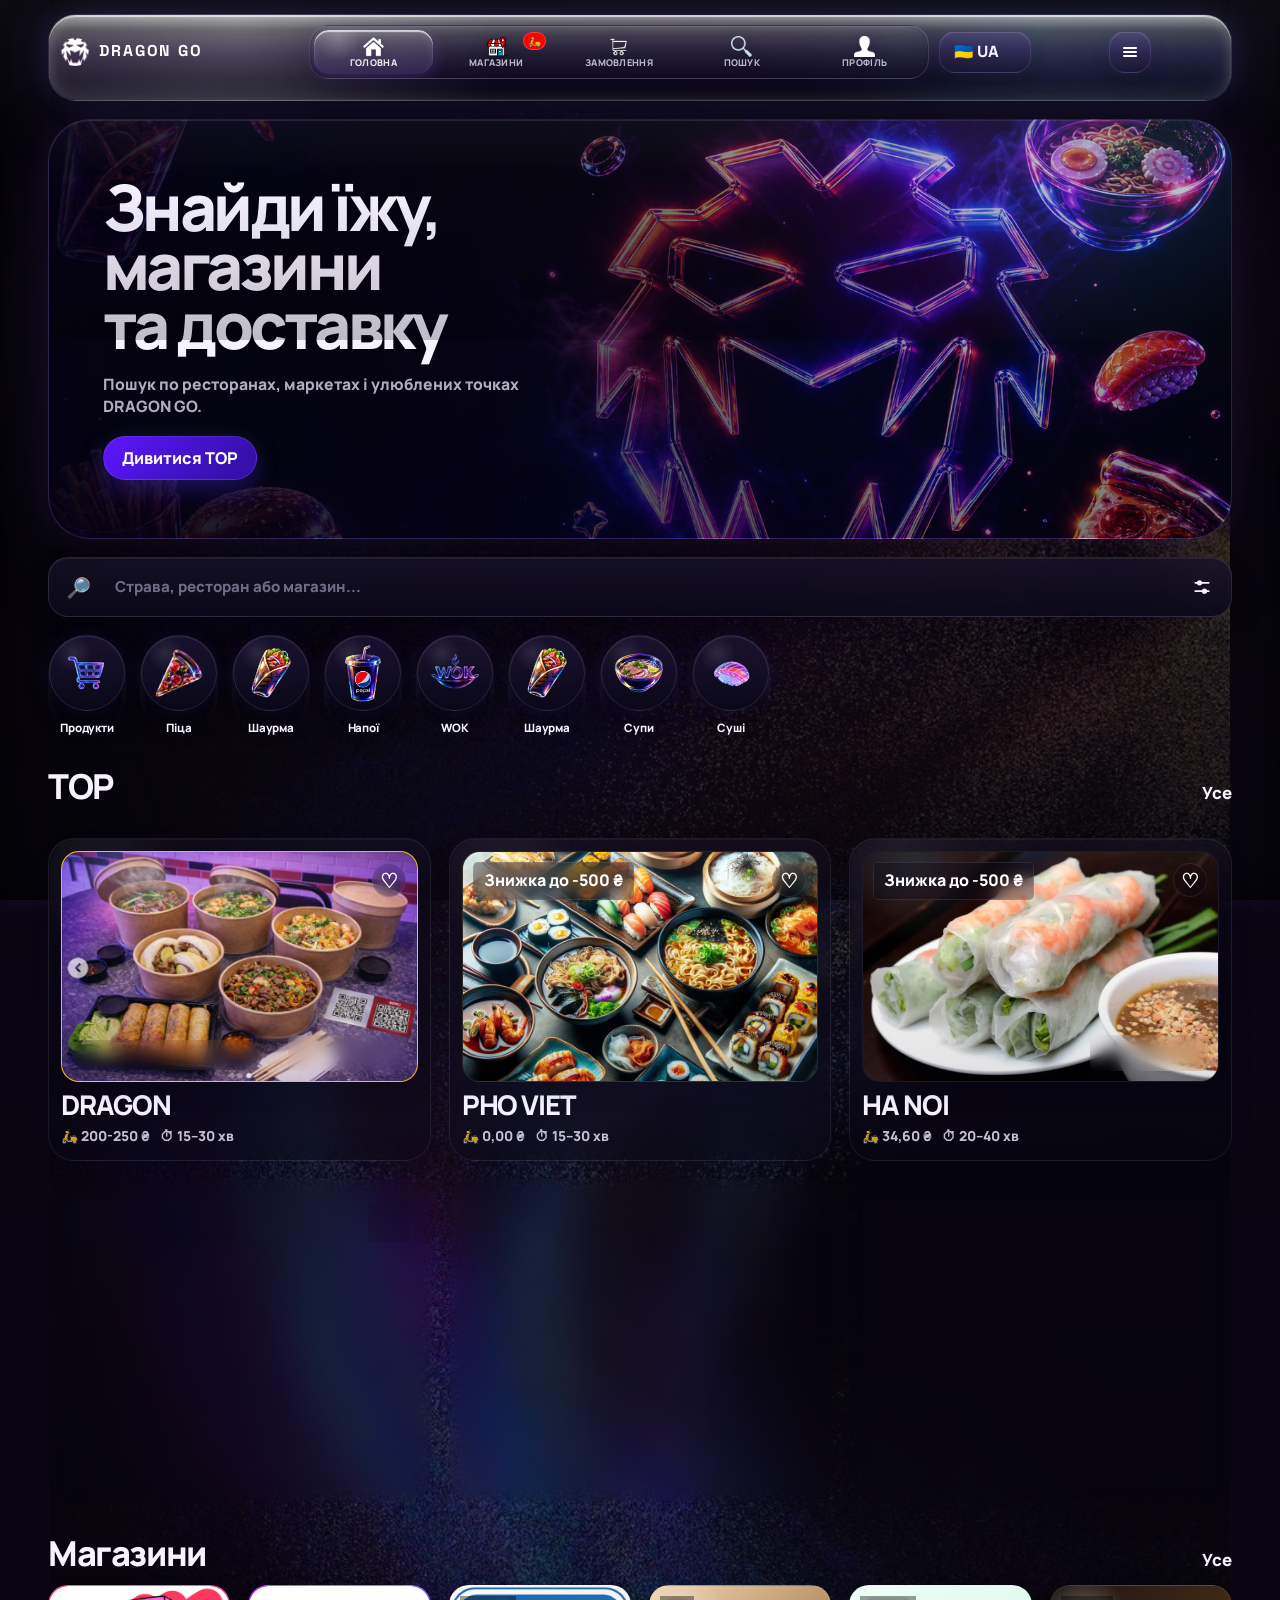
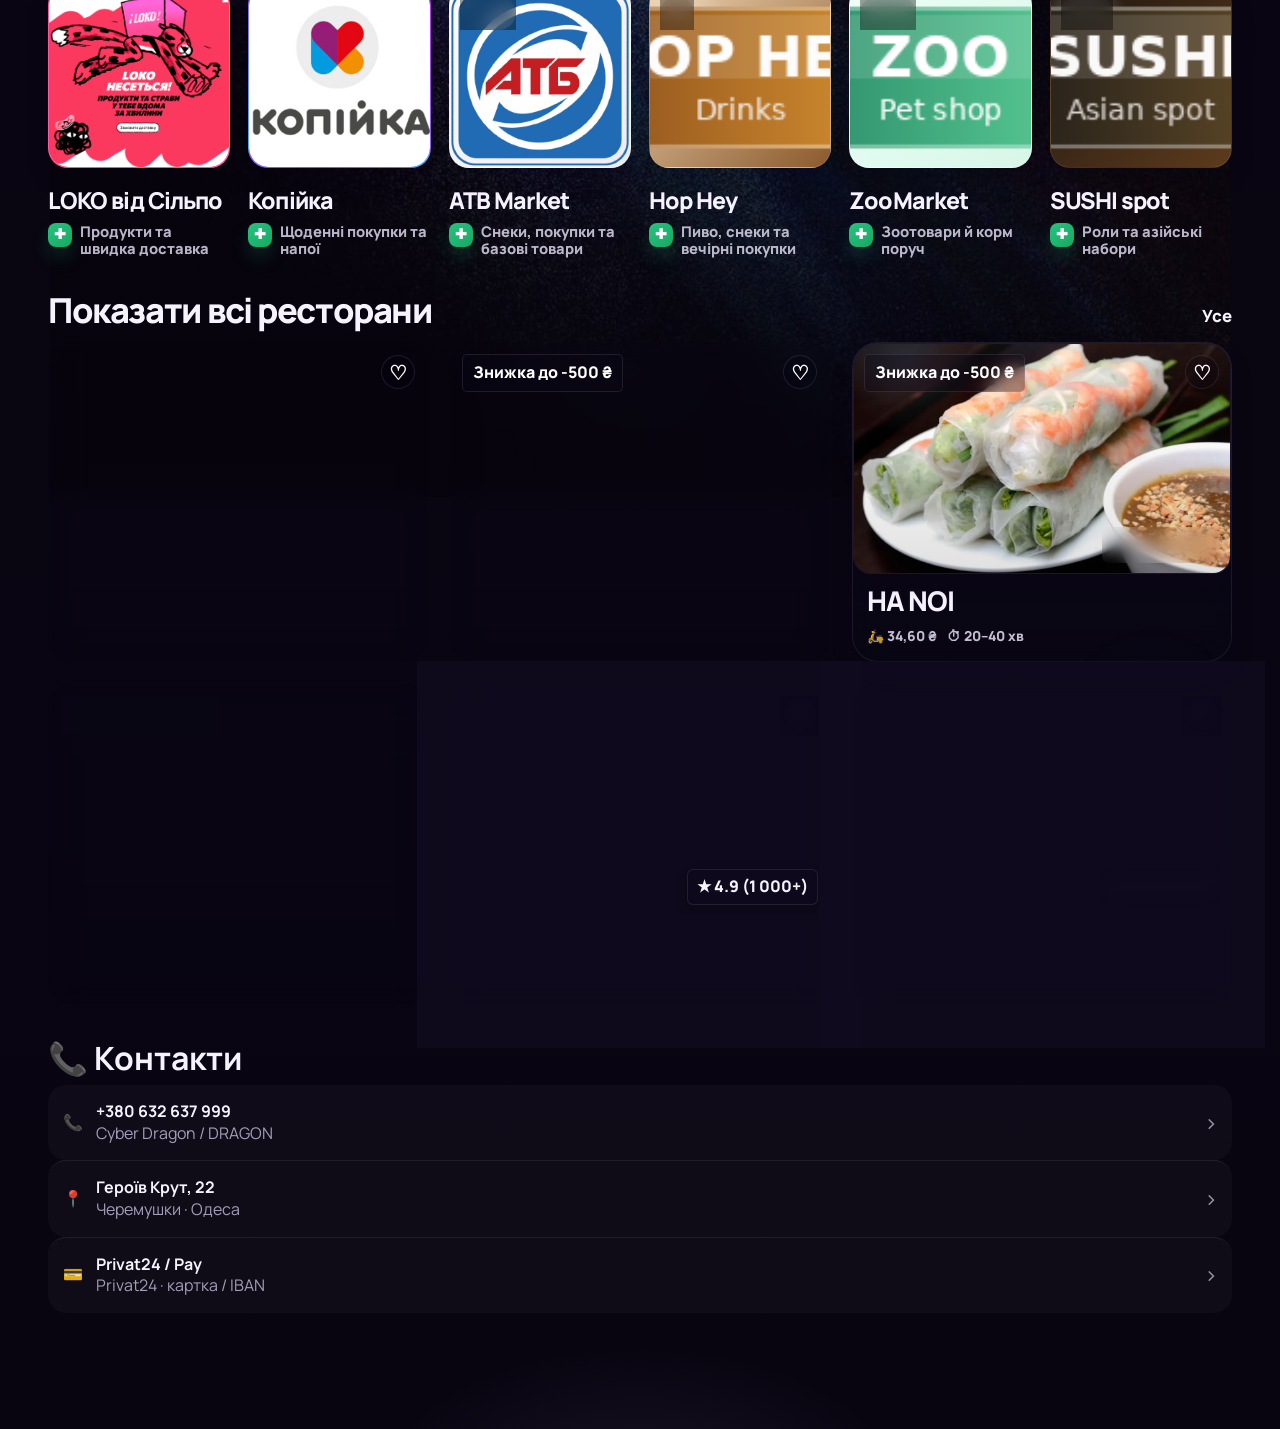
<file: HOME.html>
<!doctype html>
<html lang="ru">
<head>
  <meta charset="utf-8" />
  <meta name="viewport" content="width=device-width, initial-scale=1, viewport-fit=cover" />
  <meta name="theme-color" content="#0b0818" />
  <meta name="apple-mobile-web-app-capable" content="yes" />
  <meta name="apple-mobile-web-app-title" content="DRAGON GO" />
  <meta name="apple-mobile-web-app-status-bar-style" content="black-translucent" />
  <title>DRAGON GO - Delivery Home</title>
  <link rel="icon" href="logo.png" />
  <link rel="apple-touch-icon" href="app-icon-180.png" />
  <link rel="manifest" href="manifest.json" />
  <link rel="preconnect" href="https://fonts.googleapis.com">
  <link rel="preconnect" href="https://fonts.gstatic.com" crossorigin>
  <link href="https://fonts.googleapis.com/css2?family=Manrope:wght@400;500;700;800&family=Space+Grotesk:wght@500;700&display=swap" rel="stylesheet">
  <link rel="stylesheet" href="dragon-theme.css" />
  <style>
    :root {
      color-scheme: dark;
      --green: #2f9b6a;
      --green-dark: #77e8b1;
      --ink: #f7f2ff;
      --muted: rgba(222, 214, 248, 0.72);
      --soft: rgba(255, 255, 255, 0.06);
      --line: rgba(228, 214, 255, 0.12);
      --card: rgba(14, 10, 28, 0.56);
      --shadow: 0 18px 40px rgba(5, 2, 18, 0.24);
      --glass-panel: linear-gradient(180deg, rgba(28, 21, 48, 0.34), rgba(10, 8, 22, 0.52));
      --glass-panel-strong: linear-gradient(180deg, rgba(32, 24, 58, 0.44), rgba(10, 8, 22, 0.62));
      --glass-outline: rgba(233, 220, 255, 0.1);
      --glass-shine: rgba(255, 255, 255, 0.07);
      --glass-glow: rgba(153, 110, 255, 0.1);
      --font: "Manrope", "Segoe UI", sans-serif;
    }

    * {
      box-sizing: border-box;
    }

    html {
      min-height: 100%;
      background: #05030c;
    }

    body {
      min-height: 100%;
      margin: 0;
      color: var(--ink);
      background:
        radial-gradient(420px 320px at 84% 8%, rgba(71, 214, 151, 0.1), transparent 60%),
        radial-gradient(380px 320px at 18% 14%, rgba(143, 118, 255, 0.12), transparent 58%),
        linear-gradient(180deg, rgba(8, 6, 18, 0.66), rgba(4, 3, 12, 0.9)),
        url("fonHOME1.png") center top / cover no-repeat fixed,
        #05030c;
      font: 16px/1.35 var(--font);
      overflow-x: hidden;
    }

    body::before,
    body::after {
      content: none;
    }

    .app h1:not(.brand),
    .app h2,
    .app h3 {
      font-family: var(--font);
    }

    button,
    input {
      font: inherit;
    }

    .app {
      width: min(100%, 430px);
      min-height: 100dvh;
      margin: 0 auto;
      padding: max(14px, env(safe-area-inset-top)) 12px calc(96px + env(safe-area-inset-bottom));
      background: transparent;
      border: 0;
      border-radius: 0;
      box-shadow: none;
      backdrop-filter: none;
      -webkit-backdrop-filter: none;
    }

    .app::before {
      content: none;
    }

    .header {
      position: sticky;
      top: max(8px, env(safe-area-inset-top));
      z-index: 60;
    }

    body.dragon-entry-home .header .bar {
      display: grid;
      grid-template-columns: minmax(0, 1fr) auto auto;
      align-items: center;
      justify-content: initial;
      gap: 10px;
      min-height: 64px;
      margin-bottom: 18px;
      padding: 10px 12px;
      border-radius: 30px;
      overflow: visible;
    }

    body.dragon-entry-home .header .bar::before {
      opacity: 0.88;
    }

    body.dragon-entry-home .nav-pop {
      background:
        linear-gradient(180deg, rgba(255, 255, 255, 0.08), rgba(255, 255, 255, 0.02)),
        linear-gradient(180deg, rgba(35, 26, 64, 0.98), rgba(12, 9, 27, 0.98));
      border-color: rgba(236, 228, 255, 0.18);
      box-shadow:
        0 24px 46px rgba(5, 2, 18, 0.56),
        0 0 28px rgba(155, 108, 255, 0.18),
        inset 0 1px 0 rgba(255, 255, 255, 0.1);
      backdrop-filter: blur(24px) saturate(170%);
      -webkit-backdrop-filter: blur(24px) saturate(170%);
    }

    body.dragon-entry-home .brand {
      gap: 10px;
      color: #ffffff;
      font-family: "Space Grotesk", "Manrope", sans-serif;
      font-size: 1rem;
      font-weight: 700;
      letter-spacing: 0.1em;
      text-transform: uppercase;
    }

    body.dragon-entry-home .brand .mark {
      width: 28px;
      height: 28px;
      flex: 0 0 28px;
    }

    body.dragon-entry-home .brand-label {
      color: #ffffff;
      font-size: 0.98rem;
      font-weight: 700;
      letter-spacing: 0.12em;
      text-transform: uppercase;
    }

    body.dragon-entry-home .lang select {
      min-width: 92px;
      min-height: 42px;
      padding: 8px 30px 8px 14px;
      border-radius: 16px;
      font-size: 0.98rem;
      font-weight: 800;
      background:
        linear-gradient(180deg, rgba(103, 77, 196, 0.24), rgba(29, 20, 54, 0.46));
    }

    body.dragon-entry-home .burger {
      width: 42px;
      height: 42px;
      flex: 0 0 42px;
      border-radius: 16px;
      color: #fff;
      font-size: 0;
    }

    .burger-icon {
      width: 16px;
      height: 16px;
      display: block;
      color: currentColor;
      pointer-events: none;
    }

    .burger-icon line {
      stroke: currentColor;
      stroke-width: 2;
      stroke-linecap: round;
    }

    .hero {
      position: relative;
      overflow: hidden;
      isolation: isolate;
      min-height: 290px;
      display: grid;
      align-content: start;
      gap: 18px;
      margin: 0 0 18px;
      padding: 28px 22px 24px;
      color: var(--ink);
      background:
        radial-gradient(circle at 86% 28%, rgba(117, 242, 185, 0.12), transparent 24%),
        radial-gradient(circle at 18% 16%, rgba(144, 118, 255, 0.16), transparent 26%),
        linear-gradient(145deg, rgba(23, 18, 42, 0.88) 0%, rgba(11, 10, 24, 0.92) 48%, rgba(7, 7, 18, 0.96) 100%);
      border: 1px solid rgba(233, 220, 255, 0.14);
      border-radius: 32px;
      box-shadow:
        0 22px 44px rgba(4, 2, 16, 0.34),
        inset 0 1px 0 rgba(255, 255, 255, 0.08);
      backdrop-filter: blur(16px) saturate(108%);
      -webkit-backdrop-filter: blur(16px) saturate(108%);
    }

    .hero::after {
      content: "";
      position: absolute;
      inset: 0;
      pointer-events: none;
      background:
        linear-gradient(180deg, rgba(255, 255, 255, 0.06), transparent 24%),
        radial-gradient(circle at 82% 18%, rgba(255, 255, 255, 0.08), transparent 22%);
      opacity: 0.88;
    }

    .hero-kicker {
      display: none;
    }

    .hero-location {
      min-width: 0;
    }

    .hero-location-copy {
      min-width: 0;
      display: grid;
      gap: 3px;
      flex: 1 1 auto;
    }

    .hero-location-pin {
      width: 42px;
      height: 42px;
      flex: 0 0 42px;
      display: inline-grid;
      place-items: center;
      border-radius: 16px;
      color: #fff;
      font-size: 1.15rem;
      background:
        radial-gradient(circle at 34% 28%, rgba(255, 255, 255, 0.14), transparent 28%),
        linear-gradient(135deg, rgba(119, 232, 177, 0.92), rgba(47, 155, 106, 0.92));
      box-shadow:
        0 10px 22px rgba(47, 155, 106, 0.22),
        inset 0 1px 0 rgba(255, 255, 255, 0.2);
    }

    .hero-location strong {
      display: block;
      overflow: hidden;
      color: var(--ink);
      font-size: 1rem;
      font-weight: 900;
      letter-spacing: -0.02em;
      text-overflow: ellipsis;
      white-space: nowrap;
    }

    .hero-location span {
      display: block;
      color: rgba(233, 226, 249, 0.72);
      font-size: 0.84rem;
      font-weight: 800;
    }

    .hero-location-badge {
      flex: 0 0 auto;
      display: inline-flex;
      align-items: center;
      justify-content: center;
      min-height: 34px;
      padding: 0 12px;
      border-radius: 999px;
      color: #eafff4;
      background: rgba(15, 60, 42, 0.54);
      border: 1px solid rgba(119, 232, 177, 0.18);
      box-shadow: inset 0 1px 0 rgba(255, 255, 255, 0.08);
      font-size: 0.76rem;
      letter-spacing: 0.06em;
      text-transform: uppercase;
      white-space: nowrap;
    }

    .hero h1 {
      position: relative;
      z-index: 1;
      max-width: 8.5ch;
      margin: 0;
      font-size: clamp(2.92rem, 10.6vw, 3.86rem);
      line-height: 0.92;
      font-weight: 900;
      letter-spacing: -0.085em;
      text-wrap: balance;
    }

    .hero p {
      position: relative;
      z-index: 1;
      max-width: 250px;
      margin: 0;
      color: rgba(233, 226, 249, 0.76);
      font-size: 0.98rem;
      line-height: 1.42;
      font-weight: 800;
    }

    .hero-link {
      position: relative;
      z-index: 1;
      display: inline-flex;
      width: max-content;
      align-items: center;
      gap: 10px;
      min-height: 44px;
      padding: 10px 18px;
      border-radius: 999px;
      color: #ffffff;
      text-decoration: none;
      font-weight: 900;
      font-size: 1.02rem;
      background: linear-gradient(135deg, #5c17ff, #3510ac 84%);
      border: 1px solid rgba(183, 155, 255, 0.18);
      box-shadow:
        0 12px 24px rgba(67, 24, 212, 0.34),
        0 0 28px rgba(47, 155, 106, 0.12);
    }

    .hero-float {
      position: absolute;
      z-index: 0;
      display: block;
      background-repeat: no-repeat;
      background-position: center;
      background-size: contain;
      filter: drop-shadow(0 12px 24px rgba(47, 155, 106, 0.12));
      pointer-events: none;
      user-select: none;
    }

    .hero-float.ball {
      top: 24px;
      right: -2px;
      width: 154px;
      height: 154px;
      background-image: url("glass1.png");
      filter: drop-shadow(0 18px 28px rgba(94, 55, 220, 0.28));
      transform: rotate(4deg);
    }

    .hero-float.pizza {
      display: none;
    }

    .hero-float.fries {
      display: none;
    }

    .hero-float.shaurma {
      right: 14px;
      bottom: 10px;
      width: 86px;
      height: 112px;
      background-image: url("shaurma-glass.png");
      border: 0;
      box-shadow: none;
      filter: drop-shadow(0 12px 20px rgba(89, 56, 188, 0.22));
      transform: rotate(-6deg);
    }

    .search {
      display: grid;
      grid-template-columns: 42px 1fr 42px;
      align-items: center;
      gap: 4px;
      min-height: 60px;
      margin-bottom: 18px;
      padding: 0 8px;
      border-radius: 20px;
      background: linear-gradient(180deg, rgba(23, 18, 40, 0.82), rgba(11, 9, 24, 0.94));
      border: 1px solid rgba(233, 220, 255, 0.12);
      box-shadow:
        0 16px 30px rgba(5, 2, 18, 0.2),
        inset 0 1px 0 rgba(255, 255, 255, 0.06);
      backdrop-filter: blur(12px);
      -webkit-backdrop-filter: blur(12px);
    }

    .search span,
    .search button {
      display: grid;
      place-items: center;
      color: var(--ink);
      font-size: 1.25rem;
    }

    .search input {
      min-width: 0;
      border: 0;
      outline: 0;
      background: transparent;
      color: var(--ink);
      font-size: 0.94rem;
      font-weight: 800;
    }

    .search input::placeholder {
      color: rgba(222, 214, 248, 0.48);
    }

    .search button {
      width: 42px;
      height: 42px;
      border: 0;
      border-radius: 13px;
      background: transparent;
      cursor: pointer;
    }

    .search button svg {
      width: 20px;
      height: 20px;
      stroke: currentColor;
    }

    .chips {
      display: grid;
      grid-auto-flow: column;
      grid-auto-columns: 78px;
      gap: 14px;
      overflow-x: auto;
      margin: 0 0 28px;
      padding: 0 2px 4px;
      scrollbar-width: none;
    }

    .chips::-webkit-scrollbar {
      display: none;
    }

    .chip {
      display: grid;
      justify-items: center;
      gap: 10px;
      padding: 0;
      border: 0;
      background: transparent;
      color: var(--ink);
      text-decoration: none;
      font: inherit;
      font-weight: 900;
      cursor: pointer;
    }

    .chip-icon {
      width: 76px;
      height: 76px;
      display: grid;
      place-items: center;
      border-radius: 50%;
      background:
        radial-gradient(circle at 32% 24%, rgba(255, 255, 255, 0.1), transparent 24%),
        linear-gradient(180deg, rgba(32, 24, 58, 0.84), rgba(11, 9, 24, 0.96));
      border: 1px solid rgba(233, 220, 255, 0.12);
      box-shadow:
        0 12px 28px rgba(5, 2, 18, 0.18),
        0 0 22px rgba(110, 82, 238, 0.12),
        inset 0 1px 0 rgba(255, 255, 255, 0.06);
      font-size: 2rem;
      color: var(--ink);
      transition: transform 0.18s ease, background 0.18s ease;
    }

    .chip-icon img {
      width: 68%;
      height: 68%;
      display: block;
      object-fit: contain;
      filter: drop-shadow(0 8px 16px rgba(5, 2, 18, 0.18));
      user-select: none;
      pointer-events: none;
    }

    .chip-icon img.is-tall {
      width: 58%;
      height: 78%;
    }

    .chip > span:last-child {
      font-size: 0.72rem;
      line-height: 1.16;
      font-weight: 800;
      letter-spacing: -0.02em;
      text-align: center;
    }

    .chip.active .chip-icon,
    .chip:hover .chip-icon {
      transform: translateY(-2px);
      background:
        radial-gradient(circle at 34% 22%, rgba(119, 232, 177, 0.16), transparent 24%),
        linear-gradient(135deg, rgba(33, 53, 45, 0.96), rgba(17, 28, 25, 0.98));
      box-shadow:
        0 16px 30px rgba(5, 2, 18, 0.24),
        0 0 18px rgba(119, 232, 177, 0.1),
        inset 0 1px 0 rgba(255, 255, 255, 0.08);
    }

    .section {
      margin-bottom: 28px;
    }

    .section-head {
      display: flex;
      align-items: end;
      justify-content: space-between;
      gap: 16px;
      margin-bottom: 14px;
    }

    .section-head h2 {
      margin: 0;
      color: var(--ink);
      font-size: clamp(1.55rem, 7vw, 2.15rem);
      line-height: 1.05;
      font-weight: 900;
      letter-spacing: -0.04em;
    }

    .see-all {
      flex: 0 0 auto;
      color: var(--ink);
      text-decoration: none;
      font-size: 1.05rem;
      font-weight: 900;
    }

    .top-grid,
    .market-grid,
    .rail {
      display: grid;
      grid-auto-flow: column;
      align-items: start;
      gap: 16px;
      overflow-x: auto;
      margin: 0 -12px;
      padding: 0 12px 4px;
      scroll-snap-type: x mandatory;
      scrollbar-width: none;
    }

    .top-grid {
      grid-auto-columns: minmax(254px, 76%);
    }

    .market-grid {
      grid-auto-columns: minmax(146px, 42%);
    }

    .rail::-webkit-scrollbar {
      display: none;
    }

    .top-grid::-webkit-scrollbar,
    .market-grid::-webkit-scrollbar {
      display: none;
    }

    .top-grid > *,
    .market-grid > * {
      scroll-snap-align: start;
    }

    .store-card {
      min-width: 0;
      color: var(--ink);
      text-decoration: none;
      scroll-snap-align: start;
    }

    .market-card {
      display: grid;
      gap: 10px;
    }

    .market-card h3 {
      overflow: hidden;
      display: flex;
      align-items: center;
      gap: 0;
      margin: 0;
      color: var(--ink);
      font-size: 1.05rem;
      line-height: 1.12;
      font-weight: 900;
      letter-spacing: -0.04em;
    }

    .market-title-text {
      overflow: hidden;
      display: -webkit-box;
      -webkit-box-orient: vertical;
      -webkit-line-clamp: 2;
      line-clamp: 2;
    }

    .market-media {
      position: relative;
      overflow: hidden;
      aspect-ratio: 1 / 1;
      height: auto;
      border-radius: 24px;
      padding: 0;
      border: 1px solid rgba(255, 255, 255, 0.08);
      box-shadow: 0 12px 24px rgba(5, 2, 18, 0.14);
    }

    .market-media::before {
      content: "";
      position: absolute;
      inset: 0;
      pointer-events: none;
      background: radial-gradient(circle at 18% 18%, rgba(255, 255, 255, 0.16), transparent 22%);
    }

    .market-stamp {
      position: relative;
      z-index: 1;
      display: inline-flex;
      align-items: center;
      width: max-content;
      border-radius: 999px;
      font-weight: 900;
    }

    .market-stamp {
      position: absolute;
      top: 10px;
      left: 10px;
      z-index: 2;
      padding: 6px 10px;
      color: #fff;
      background: rgba(0, 0, 0, 0.38);
      backdrop-filter: blur(10px);
      -webkit-backdrop-filter: blur(10px);
    }

    .market-visual {
      position: absolute;
      left: 50%;
      top: 50%;
      z-index: 1;
      width: 74%;
      height: 74%;
      display: block;
      object-fit: contain;
      object-position: center;
      filter: drop-shadow(0 18px 26px rgba(5, 2, 18, 0.22));
      transform: translate(-50%, -50%) scale(1.02);
      pointer-events: none;
      user-select: none;
    }

    .market-visual.is-full {
      inset: 0;
      width: 100%;
      height: 100%;
      object-fit: cover;
      object-position: center;
      transform: none;
      filter: none;
      border-radius: inherit;
    }

    .market-copy {
      display: grid;
      gap: 6px;
      min-width: 0;
    }

    .market-subline {
      display: flex;
      align-items: flex-start;
      gap: 8px;
      min-width: 0;
      color: rgba(233, 226, 249, 0.8);
      font-size: 0.92rem;
      font-weight: 800;
    }

    .market-plus {
      width: 24px;
      height: 24px;
      flex: 0 0 24px;
      display: inline-grid;
      place-items: center;
      border-radius: 8px;
      color: #fff;
      background: linear-gradient(135deg, #24c47e, #19a863);
      box-shadow: 0 10px 18px rgba(36, 196, 126, 0.18);
      font-size: 0.9rem;
      line-height: 1;
    }

    .market-address {
      overflow: hidden;
      display: -webkit-box;
      min-width: 0;
      -webkit-box-orient: vertical;
      -webkit-line-clamp: 2;
      line-clamp: 2;
      line-height: 1.2;
    }

    .brand-loko {
      background:
        radial-gradient(circle at 14% 18%, rgba(255, 255, 255, 0.16), transparent 22%),
        linear-gradient(135deg, #ff3e78, #ff4f9d);
    }

    .brand-kopilka {
      background:
        radial-gradient(circle at 18% 18%, rgba(255, 255, 255, 0.18), transparent 20%),
        linear-gradient(135deg, #bb13ff, #3ea4ff);
    }

    .brand-atb {
      background:
        radial-gradient(circle at 18% 18%, rgba(255, 255, 255, 0.32), transparent 20%),
        linear-gradient(135deg, #fbfbfc, #ececf1);
    }

    .brand-hophey {
      background:
        radial-gradient(circle at 18% 18%, rgba(255, 255, 255, 0.16), transparent 20%),
        linear-gradient(135deg, #f0d5b3, #8a5a2c);
    }

    .brand-zoo {
      background:
        radial-gradient(circle at 18% 18%, rgba(255, 255, 255, 0.24), transparent 20%),
        linear-gradient(135deg, #ecfff7, #d8f6e8);
    }

    .brand-sushi {
      background:
        radial-gradient(circle at 18% 18%, rgba(255, 255, 255, 0.2), transparent 20%),
        linear-gradient(135deg, #1d1511, #5d3b1c);
    }

    .store-media {
      position: relative;
      overflow: hidden;
      height: 158px;
      border-radius: 16px;
      background: rgba(19, 14, 36, 0.94);
      box-shadow: 0 16px 30px rgba(5, 2, 18, 0.22);
    }

    .store-media img {
      width: 100%;
      height: 100%;
      display: block;
      object-fit: cover;
    }

    .store-media.contain img {
      object-fit: contain;
      padding: 16px;
      background: linear-gradient(135deg, rgba(26, 20, 44, 0.88), rgba(14, 36, 28, 0.72));
    }

    .heart,
    .rating,
    .discount {
      position: absolute;
      z-index: 1;
      display: inline-flex;
      align-items: center;
      gap: 6px;
      border-radius: 10px;
      font-weight: 900;
    }

    .heart {
      top: 11px;
      right: 11px;
      width: 36px;
      height: 36px;
      justify-content: center;
      border-radius: 50%;
      color: #fff;
      background: rgba(0, 0, 0, 0.24);
      backdrop-filter: blur(8px);
    }

    .rating {
      right: 11px;
      bottom: 11px;
      padding: 7px 10px;
      color: #111;
      background: rgba(255, 255, 255, 0.96);
      box-shadow: 0 6px 14px rgba(0, 0, 0, 0.1);
    }

    .discount {
      left: 11px;
      top: 11px;
      padding: 8px 10px;
      color: #fff;
      background: rgba(0, 0, 0, 0.72);
      backdrop-filter: blur(8px);
    }

    .store-card h3 {
      overflow: hidden;
      margin: 10px 0 4px;
      color: var(--ink);
      font-size: 1.45rem;
      line-height: 1.08;
      font-weight: 900;
      letter-spacing: -0.04em;
      text-overflow: ellipsis;
      white-space: nowrap;
    }

    .meta {
      display: flex;
      align-items: center;
      gap: 12px;
      color: var(--ink);
      font-size: 1rem;
      font-weight: 800;
    }

    .meta span {
      display: inline-flex;
      align-items: center;
      gap: 5px;
    }

    .wide-card {
      overflow: hidden;
      display: grid;
      grid-template-columns: 1fr 116px;
      align-items: stretch;
      min-height: 132px;
      border-radius: 22px;
      color: #fff;
      text-decoration: none;
      background: linear-gradient(135deg, #17201c, #2f9b6a);
      box-shadow: var(--shadow);
    }

    .wide-copy {
      display: grid;
      align-content: center;
      gap: 8px;
      padding: 18px;
    }

    .wide-copy strong {
      font-size: 1.55rem;
      line-height: 1.05;
      font-weight: 900;
      letter-spacing: -0.04em;
    }

    .wide-copy span {
      color: rgba(255, 255, 255, 0.78);
      font-weight: 800;
    }

    .wide-card img {
      width: 116px;
      height: 100%;
      object-fit: cover;
    }

    .status {
      min-height: 1.3em;
      margin: -2px 0 14px;
      color: var(--green-dark);
      font-size: 0.9rem;
      font-weight: 800;
      text-shadow: 0 0 18px rgba(119, 232, 177, 0.12);
    }

    .page-title-block {
      display: grid;
      gap: 0;
    }

    .page-title {
      margin: 0;
      color: var(--ink);
      font-size: clamp(1.35rem, 6vw, 2rem);
      line-height: 1.08;
      font-weight: 900;
      letter-spacing: -0.04em;
    }

    .restaurant-section {
      display: grid;
      gap: 20px;
    }

    .contact-section {
      margin-top: 8px;
    }

    .all-restaurants-list {
      display: grid;
      gap: 18px;
    }

    .restaurant-card {
      position: relative;
      isolation: isolate;
      overflow: hidden;
      display: grid;
      gap: 8px;
      padding: 12px 12px 14px;
      border: 1px solid rgba(233, 220, 255, 0.08);
      border-radius: 26px;
      color: var(--ink);
      text-decoration: none;
      background:
        radial-gradient(circle at 16% 14%, rgba(255, 255, 255, 0.04), transparent 20%),
        linear-gradient(180deg, rgba(28, 21, 48, 0.24), rgba(10, 8, 22, 0.42));
      box-shadow:
        0 10px 22px rgba(5, 2, 18, 0.14),
        0 0 14px rgba(153, 110, 255, 0.03),
        inset 0 1px 0 rgba(255, 255, 255, 0.05);
      backdrop-filter: blur(12px) saturate(112%);
      -webkit-backdrop-filter: blur(12px) saturate(112%);
      transition: transform 0.22s ease, border-color 0.22s ease, box-shadow 0.22s ease;
    }

    .restaurant-card::before {
      content: "";
      position: absolute;
      inset: 1px;
      border-radius: inherit;
      pointer-events: none;
      background:
        radial-gradient(circle at 12% 10%, rgba(255, 255, 255, 0.06), transparent 18%),
        linear-gradient(180deg, rgba(255, 255, 255, 0.03), transparent 24%);
      opacity: 0.6;
    }

    .restaurant-card::after {
      content: "";
      position: absolute;
      inset: auto -12% -44% 46%;
      height: 180px;
      border-radius: 50%;
      background: radial-gradient(circle, rgba(111, 209, 170, 0.05), transparent 68%);
      filter: blur(24px);
      pointer-events: none;
      opacity: 0.42;
    }

    .restaurant-card:hover {
      transform: translateY(-2px);
      border-color: rgba(233, 220, 255, 0.1);
      box-shadow:
        0 14px 26px rgba(5, 2, 18, 0.18),
        0 0 18px rgba(153, 110, 255, 0.04),
        inset 0 1px 0 rgba(255, 255, 255, 0.06);
    }

    .restaurant-head {
      display: flex;
      align-items: center;
      gap: 10px;
      flex-wrap: wrap;
    }

    .restaurant-cover {
      position: relative;
      overflow: hidden;
      height: clamp(176px, 50vw, 274px);
      border-radius: 18px;
      background: rgba(17, 12, 32, 0.72);
      border: 1px solid rgba(233, 220, 255, 0.06);
      box-shadow:
        inset 0 1px 0 rgba(255, 255, 255, 0.06),
        0 10px 22px rgba(5, 2, 18, 0.14);
    }

    .restaurant-cover::after {
      content: "";
      position: absolute;
      inset: 0;
      pointer-events: none;
      background:
        linear-gradient(180deg, rgba(255, 255, 255, 0.06), transparent 28%, rgba(6, 4, 14, 0.12) 100%),
        radial-gradient(circle at 14% 10%, rgba(255, 255, 255, 0.12), transparent 18%);
    }

    .restaurant-cover.is-yellow {
      background:
        radial-gradient(circle at 24% 24%, rgba(255, 255, 255, 0.22), transparent 26%),
        linear-gradient(135deg, #ffc400, #f4b000);
    }

    .restaurant-cover.is-dark {
      background:
        linear-gradient(180deg, rgba(0, 0, 0, 0.08), rgba(0, 0, 0, 0.42)),
        #302923;
    }

    .restaurant-cover.is-red {
      background:
        radial-gradient(circle at 72% 22%, rgba(255, 255, 255, 0.22), transparent 28%),
        linear-gradient(135deg, #ff3c4e, #45135d);
    }

    .restaurant-cover img {
      width: 100%;
      height: 100%;
      display: block;
      object-fit: cover;
    }

    .restaurant-cover.is-contain img {
      object-fit: contain;
      padding: 6px 8px 2px;
      transform: scale(1.08);
      transform-origin: center 56%;
    }

    .restaurant-cover.is-yellow.is-contain img {
      object-fit: cover;
      object-position: center;
      padding: 0;
      transform: scale(1.02);
    }

    .restaurant-heart,
    .restaurant-rating,
    .restaurant-discount {
      position: absolute;
      z-index: 1;
      display: inline-flex;
      align-items: center;
      justify-content: center;
      font-weight: 900;
    }

    .restaurant-heart {
      top: 11px;
      right: 11px;
      width: 34px;
      height: 34px;
      border-radius: 999px;
      color: #fff;
      font-size: 1.25rem;
      text-shadow: 0 2px 8px rgba(0, 0, 0, 0.38);
      background: rgba(14, 10, 28, 0.18);
      border: 1px solid rgba(233, 220, 255, 0.1);
      backdrop-filter: blur(8px);
      -webkit-backdrop-filter: blur(8px);
    }

    .restaurant-rating {
      right: 10px;
      bottom: 10px;
      gap: 5px;
      padding: 6px 9px;
      border-radius: 6px;
      color: #f7f2ff;
      background: rgba(14, 10, 28, 0.38);
      border: 1px solid rgba(233, 220, 255, 0.1);
      box-shadow: 0 6px 14px rgba(0, 0, 0, 0.14);
      backdrop-filter: blur(8px);
      -webkit-backdrop-filter: blur(8px);
    }

    body.dragon-entry-home {
      --entry-dock-border: transparent;
    }

    body.dragon-entry-home .dock {
      border-color: transparent;
      outline: none;
      width: min(calc(100% - 6px), 392px);
      box-shadow:
        0 22px 42px rgba(5, 2, 18, 0.28),
        inset 0 6px 12px rgba(255, 255, 255, 0.1),
        inset 0 2px 1px rgba(255, 255, 255, 0.6);
    }

    body.dragon-entry-home .dock::before {
      inset: 0;
      opacity: 0.76;
    }

    body.dragon-entry-home .dock .dock-btn,
    body.dragon-entry-home .dock .dock-btn:focus,
    body.dragon-entry-home .dock .dock-btn:focus-visible {
      outline: none;
      border: 0;
    }

    body.dragon-entry-home .dock .dock-btn {
      max-width: 72px;
      min-height: 54px;
      gap: 3px;
    }

    body.dragon-entry-home .dock .dock-btn::after {
      font-size: 0.64rem;
      letter-spacing: 0.01em;
    }

    .restaurant-discount {
      left: 10px;
      top: 10px;
      padding: 7px 10px;
      border-radius: 5px;
      color: #fff;
      background: rgba(14, 10, 28, 0.34);
      border: 1px solid rgba(233, 220, 255, 0.1);
      backdrop-filter: blur(8px);
      -webkit-backdrop-filter: blur(8px);
    }

    .restaurant-card h2 {
      overflow: hidden;
      margin: 0;
      color: var(--ink);
      font-size: clamp(1.28rem, 6vw, 1.7rem);
      line-height: 1.08;
      font-weight: 900;
      letter-spacing: -0.04em;
      display: -webkit-box;
      -webkit-box-orient: vertical;
      -webkit-line-clamp: 2;
      line-clamp: 2;
    }

    .restaurant-address {
      display: inline-flex;
      align-items: center;
      min-height: 28px;
      padding: 6px 10px;
      border: 1px solid rgba(228, 214, 255, 0.1);
      border-radius: 999px;
      color: #f7f2ff;
      background: rgba(14, 10, 28, 0.34);
      font-size: 0.76rem;
      font-weight: 900;
      letter-spacing: 0.08em;
      text-transform: uppercase;
      box-shadow: 0 6px 14px rgba(5, 2, 18, 0.14);
    }

    .restaurant-cover .restaurant-address {
      position: absolute;
      left: 10px;
      bottom: 10px;
      z-index: 1;
      max-width: calc(100% - 124px);
      backdrop-filter: blur(8px);
      -webkit-backdrop-filter: blur(8px);
    }

    .restaurant-meta {
      display: flex;
      align-items: center;
      gap: 8px 10px;
      flex-wrap: wrap;
      color: rgba(233, 226, 249, 0.84);
      font-size: 0.86rem;
      font-weight: 800;
    }

    .all-restaurants-list .restaurant-card {
      gap: 12px;
      padding: 0 0 16px;
    }

    .all-restaurants-list .restaurant-card > h2,
    .all-restaurants-list .restaurant-card > .restaurant-head,
    .all-restaurants-list .restaurant-card > .restaurant-meta {
      padding-inline: 14px;
    }

    .all-restaurants-list .restaurant-cover {
      height: clamp(198px, 56vw, 252px);
      border-radius: 24px 24px 18px 18px;
    }

    .restaurant-meta span {
      display: inline-flex;
      align-items: center;
      gap: 4px;
    }

    .orders-overlay {
      position: fixed;
      inset: 0;
      z-index: 90;
      opacity: 0;
      pointer-events: none;
      background: rgba(5, 3, 12, 0.68);
      backdrop-filter: blur(12px);
      -webkit-backdrop-filter: blur(12px);
      transition: opacity 0.22s ease;
    }

    .orders-overlay.show {
      opacity: 1;
      pointer-events: auto;
    }

    .orders-sheet {
      position: fixed;
      left: 50%;
      bottom: calc(18px + env(safe-area-inset-bottom));
      z-index: 91;
      width: min(100% - 24px, 460px);
      display: grid;
      gap: 16px;
      padding: 22px 18px 18px;
      border: 1px solid rgba(233, 220, 255, 0.12);
      border-radius: 28px;
      color: var(--ink);
      background:
        radial-gradient(circle at 14% 10%, rgba(255, 255, 255, 0.14), transparent 18%),
        linear-gradient(180deg, rgba(27, 22, 46, 0.94), rgba(10, 8, 22, 0.98));
      box-shadow:
        0 26px 50px rgba(5, 2, 18, 0.36),
        inset 0 1px 0 rgba(255, 255, 255, 0.08);
      backdrop-filter: blur(18px) saturate(118%);
      -webkit-backdrop-filter: blur(18px) saturate(118%);
      transform: translate(-50%, calc(100% + 26px));
      opacity: 0;
      pointer-events: none;
      transition: transform 0.28s ease, opacity 0.28s ease;
    }

    .orders-sheet.open {
      transform: translate(-50%, 0);
      opacity: 1;
      pointer-events: auto;
    }

    .orders-kicker {
      display: inline-flex;
      width: max-content;
      align-items: center;
      min-height: 32px;
      padding: 0 12px;
      border-radius: 999px;
      color: var(--green-dark);
      background: rgba(17, 54, 40, 0.3);
      border: 1px solid rgba(119, 232, 177, 0.16);
      font-size: 0.78rem;
      font-weight: 900;
      letter-spacing: 0.08em;
      text-transform: uppercase;
    }

    .orders-head {
      display: flex;
      align-items: start;
      justify-content: space-between;
      gap: 14px;
    }

    .orders-title {
      margin: 8px 0 0;
      font-size: clamp(1.45rem, 6vw, 2rem);
      line-height: 1;
      font-weight: 900;
      letter-spacing: -0.04em;
    }

    .orders-close {
      width: 40px;
      height: 40px;
      flex: 0 0 auto;
      border: 0;
      border-radius: 50%;
      color: var(--ink);
      background: rgba(255, 255, 255, 0.08);
      cursor: pointer;
    }

    .orders-summary {
      display: grid;
      gap: 10px;
    }

    .orders-row {
      display: flex;
      align-items: center;
      justify-content: space-between;
      gap: 14px;
      padding: 14px 16px;
      border-radius: 18px;
      border: 1px solid rgba(233, 220, 255, 0.08);
      background: rgba(255, 255, 255, 0.04);
    }

    .orders-row span {
      color: var(--muted);
      font-weight: 800;
    }

    .orders-row strong {
      text-align: right;
      font-size: 1rem;
      font-weight: 900;
    }

    .orders-copy {
      margin: 0;
      color: rgba(233, 226, 249, 0.82);
      font-weight: 700;
    }

    .orders-actions {
      display: grid;
      gap: 10px;
    }

    .orders-action {
      min-height: 52px;
      border: 0;
      border-radius: 18px;
      font-weight: 900;
      cursor: pointer;
    }

    .orders-action.primary {
      color: #06110c;
      background: linear-gradient(135deg, #77e8b1, #a2ffd0);
      box-shadow: 0 14px 26px rgba(119, 232, 177, 0.16);
    }

    .orders-action.secondary {
      color: var(--ink);
      background: rgba(255, 255, 255, 0.08);
      border: 1px solid rgba(233, 220, 255, 0.12);
    }

    .cart-badge.is-empty {
      opacity: 0.76;
    }

    .contact-section {
      position: relative;
      overflow: visible;
      padding: 0;
      border: 0;
      background: transparent;
      box-shadow: none;
      backdrop-filter: none;
      -webkit-backdrop-filter: none;
    }

    .contact-section::before {
      content: none;
    }

    .contact-section > * {
      position: static;
      z-index: auto;
    }

    .contact-section .more-row {
      background: rgba(255, 255, 255, 0.03);
      border: 0;
      border-top: 1px solid rgba(233, 220, 255, 0.08);
    }

    .contact-section .more-row:hover {
      background: rgba(255, 255, 255, 0.07);
    }

    @media (min-width: 900px) {
      html {
        background: #02010a;
      }

      body.dragon-entry-home {
        background:
          linear-gradient(90deg, rgba(0, 0, 0, 0.82), rgba(2, 2, 22, 0.34) 46%, rgba(0, 0, 0, 0.58)),
          linear-gradient(180deg, rgba(0, 0, 0, 0.18), rgba(3, 1, 18, 0.76) 68%, #02010a 100%),
          radial-gradient(760px 420px at 22% 24%, rgba(255, 0, 255, 0.14), transparent 62%),
          radial-gradient(720px 420px at 78% 36%, rgba(0, 110, 255, 0.16), transparent 64%),
          url("dragon-asian-food-bg.png") center top / cover fixed no-repeat,
          #02010a;
      }

      body.dragon-entry-home::before {
        content: "";
        position: fixed;
        inset: 0;
        z-index: 0;
        pointer-events: none;
        background:
          radial-gradient(circle at 22% 18%, rgba(255, 0, 255, 0.12), transparent 24%),
          radial-gradient(circle at 82% 20%, rgba(38, 190, 255, 0.12), transparent 22%),
          linear-gradient(180deg, rgba(255, 255, 255, 0.025), transparent 20%, rgba(0, 0, 0, 0.38));
        mix-blend-mode: screen;
        opacity: 0.72;
      }

      body.dragon-entry-home .app {
        position: relative;
        z-index: 1;
      }

      body.dragon-entry-home .hero {
        min-height: 420px;
        align-content: center;
        background:
          linear-gradient(90deg, rgba(5, 3, 18, 0.94), rgba(5, 3, 18, 0.58) 44%, rgba(5, 3, 18, 0.12) 74%),
          linear-gradient(180deg, rgba(255, 255, 255, 0.04), rgba(5, 3, 18, 0.46) 100%),
          url("dragon-asian-food-bg.png") center center / cover no-repeat;
        border-color: rgba(255, 0, 255, 0.24);
        box-shadow:
          0 28px 72px rgba(0, 0, 0, 0.38),
          0 0 34px rgba(255, 0, 255, 0.16),
          0 0 58px rgba(38, 190, 255, 0.1),
          inset 0 1px 0 rgba(255, 255, 255, 0.12);
      }

      body.dragon-entry-home .hero::after {
        background:
          radial-gradient(circle at 76% 28%, rgba(255, 0, 255, 0.16), transparent 24%),
          radial-gradient(circle at 90% 20%, rgba(38, 190, 255, 0.18), transparent 20%),
          linear-gradient(180deg, rgba(255, 255, 255, 0.06), transparent 28%, rgba(0, 0, 0, 0.28));
        opacity: 0.8;
      }

      body.dragon-entry-home .hero-float {
        display: none;
      }
    }

    @media (min-width: 620px) {
      .top-grid {
        grid-auto-columns: minmax(292px, 46%);
      }

      .market-grid {
        grid-auto-columns: minmax(164px, 24%);
      }

      .app {
        border-inline: 0;
      }

      .hero {
        margin-inline: 0;
        border-radius: 32px;
      }
    }

    @media (min-width: 900px) {
      html {
        background: #02010a;
      }

      body.dragon-entry-home {
        min-height: 100%;
        background:
          linear-gradient(90deg, rgba(3, 2, 10, 0.96), rgba(4, 3, 18, 0.66) 42%, rgba(3, 2, 10, 0.9)),
          linear-gradient(180deg, rgba(5, 3, 18, 0.24), rgba(2, 1, 10, 0.92) 82%, #02010a),
          url("dragon-neon-home-bg.png") center top / cover fixed no-repeat,
          #02010a;
      }

      body.dragon-entry-home::before {
        content: "";
        position: fixed;
        inset: 0;
        z-index: 0;
        pointer-events: none;
        background:
          linear-gradient(180deg, rgba(255, 255, 255, 0.035), transparent 18%, rgba(0, 0, 0, 0.42)),
          linear-gradient(90deg, rgba(0, 0, 0, 0.62), transparent 28%, rgba(0, 0, 0, 0.42));
        mix-blend-mode: normal;
        opacity: 1;
      }

      body.dragon-entry.dragon-entry-home:not(.locked):not(.unlocked) > .app {
        position: relative;
        z-index: 1;
        width: calc(100% - 96px) !important;
        max-width: 1320px !important;
        padding: max(14px, env(safe-area-inset-top)) 0 calc(116px + env(safe-area-inset-bottom));
      }

      body.dragon-entry-home .header {
        top: max(12px, env(safe-area-inset-top));
      }

      body.dragon-entry-home .header .bar {
        min-height: 66px;
        margin-bottom: 18px;
        border-radius: 28px;
      }

      body.dragon-entry-home.dock-in-bar .header .bar {
        grid-template-columns: minmax(150px, auto) minmax(360px, 540px) auto auto;
      }

      body.dragon-entry-home .hero {
        min-height: clamp(260px, 28vw, 360px);
        padding: clamp(34px, 5vw, 64px);
        align-content: center;
        background:
          linear-gradient(90deg, rgba(5, 3, 18, 0.92), rgba(5, 3, 18, 0.58) 44%, rgba(5, 3, 18, 0.16) 78%),
          linear-gradient(180deg, rgba(255, 255, 255, 0.04), rgba(5, 3, 18, 0.46) 100%),
          url("dragon-neon-home-bg.png") center 34% / cover no-repeat;
        border-color: rgba(173, 122, 255, 0.24);
        box-shadow:
          0 28px 72px rgba(0, 0, 0, 0.38),
          0 0 36px rgba(149, 106, 255, 0.14),
          inset 0 1px 0 rgba(255, 255, 255, 0.12);
      }

      body.dragon-entry-home .hero h1 {
        max-width: 12ch;
        font-size: clamp(3.4rem, 5vw, 5.7rem);
        letter-spacing: -0.055em;
      }

      body.dragon-entry-home .hero p {
        max-width: 460px;
      }

      .search {
        min-height: 60px;
        margin-bottom: 18px;
      }

      .chips {
        grid-auto-columns: 78px;
        overflow: visible;
        margin-bottom: 30px;
        padding-inline: 0;
      }

      .section {
        margin-bottom: 34px;
      }

      .top-grid,
      .market-grid,
      .rail,
      .all-restaurants-list {
        overflow: visible;
        grid-auto-flow: row;
        margin: 0;
        padding: 0;
        scroll-snap-type: none;
      }

      .top-grid {
        grid-template-columns: repeat(3, minmax(0, 1fr));
        gap: 24px;
      }

      .market-grid {
        grid-template-columns: repeat(6, minmax(0, 1fr));
        gap: 18px;
      }

      .all-restaurants-list {
        grid-template-columns: repeat(3, minmax(0, 1fr));
        gap: 22px;
      }

      .top-grid > *,
      .market-grid > * {
        scroll-snap-align: none;
      }

      .restaurant-card {
        min-height: 100%;
      }

      .restaurant-cover,
      .all-restaurants-list .restaurant-cover {
        height: clamp(210px, 18vw, 274px);
      }

      .market-media {
        border-radius: 20px;
      }

      body.dragon-entry-home.dock-in-bar .header .bar > .dock {
        position: relative;
        left: auto;
        right: auto;
        top: auto;
        bottom: auto;
        transform: none;
        width: 100%;
        min-height: 50px;
        display: grid;
        grid-template-columns: repeat(5, minmax(0, 1fr));
        align-items: center;
        justify-content: center;
        gap: 4px;
        padding: 4px;
        border: 1px solid rgba(236, 228, 255, 0.14);
        border-radius: 20px;
        overflow: hidden;
        background:
          linear-gradient(180deg, rgba(255, 255, 255, 0.1), rgba(19, 13, 38, 0.56)),
          rgba(10, 8, 24, 0.5);
        box-shadow:
          0 10px 24px rgba(0, 0, 0, 0.2),
          0 0 18px rgba(149, 106, 255, 0.1),
          inset 0 1px 0 rgba(255, 255, 255, 0.18);
        backdrop-filter: blur(16px) saturate(145%);
        -webkit-backdrop-filter: blur(16px) saturate(145%);
      }

      body.dragon-entry-home.dock-in-bar .header .bar > .dock::before {
        inset: 1px;
        opacity: 0.34;
      }

      body.dragon-entry-home.dock-in-bar .header .bar > .dock .dock-btn {
        width: 100%;
        max-width: none;
        min-height: 42px;
        justify-content: center;
        gap: 2px;
        padding: 4px 3px;
        border-radius: 15px;
      }

      body.dragon-entry-home.dock-in-bar .header .bar > .dock .dock-btn::after {
        max-width: 100%;
        overflow: hidden;
        font-size: 0.56rem;
        line-height: 1.05;
        letter-spacing: 0.03em;
        text-overflow: ellipsis;
      }

      body.dragon-entry-home.dock-in-bar .header .bar > .dock img {
        width: 21px;
        height: 21px;
      }

      body.dragon-entry-home.dock-in-bar .header .bar > .dock .cart-badge {
        top: 2px;
        right: 8px;
      }

      body.dragon-entry-home.dock-in-bar.sheet-open .header .bar > .dock {
        opacity: 1;
        pointer-events: auto;
        transform: none;
      }
    }

    @media (min-width: 1200px) {
      body.dragon-entry.dragon-entry-home:not(.locked):not(.unlocked) > .app {
        width: calc(100% - 96px) !important;
        max-width: 1320px !important;
      }

      body.dragon-entry-home.dock-in-bar .header .bar {
        grid-template-columns: minmax(170px, auto) minmax(420px, 620px) auto auto;
      }

      body.dragon-entry-home.dock-in-bar .header .bar > .dock .dock-btn {
        min-height: 44px;
      }

      body.dragon-entry-home.dock-in-bar .header .bar > .dock .dock-btn::after {
        font-size: 0.58rem;
        white-space: nowrap;
      }

      body.dragon-entry-home.dock-in-bar .header .bar > .dock .cart-badge {
        top: 2px;
        right: 10px;
      }
    }

    @media (max-width: 380px) {
      .top-grid {
        grid-auto-columns: minmax(248px, 86%);
      }

      .market-grid {
        grid-auto-columns: minmax(138px, 44%);
      }

      .store-media {
        height: 142px;
      }

      .rail {
        grid-auto-columns: minmax(230px, 76%);
      }

      .restaurant-cover {
        height: 148px;
      }

      .hero {
        min-height: 276px;
        padding: 26px 20px 22px;
      }

      .hero h1 {
        max-width: 8ch;
        font-size: clamp(2.52rem, 11.2vw, 3.18rem);
      }

      .hero p {
        max-width: 220px;
        font-size: 0.94rem;
      }

      .hero-float.ball {
        top: 30px;
        right: -10px;
        width: 138px;
        height: 138px;
      }

      .hero-float.shaurma {
        right: 12px;
        bottom: 12px;
        width: 74px;
        height: 98px;
      }
    }
  </style>
</head>
<body class="dragon-entry dragon-entry-home">
  <main class="app">
    <header class="header">
      <div class="bar">
        <h1 class="brand" id="brandTap">
          <img class="mark" src="logo.png" alt="Logo">
          <span class="brand-label">DRAGON GO</span>
        </h1>

        <div class="lang">
          <select id="langSel" aria-label="Language" data-i18n-aria-label="langLabel">
            <option value="ru">🇺🇦 RU</option>
            <option value="ua">🇺🇦 UA</option>
            <option value="vn">🇻🇳 VN</option>
            <option value="zh">🇨🇳 ZH</option>
            <option value="pl">🇵🇱 PL</option>
            <option value="de">🇩🇪 DE</option>
          </select>
        </div>

        <button class="burger" id="burgerBtn" aria-haspopup="true" aria-expanded="false" aria-controls="navPop">
          <svg class="burger-icon" viewBox="0 0 16 16" aria-hidden="true">
            <line x1="2" y1="4" x2="14" y2="4"></line>
            <line x1="2" y1="8" x2="14" y2="8"></line>
            <line x1="2" y1="12" x2="14" y2="12"></line>
          </svg>
        </button>

      <nav class="nav-pop bolt-drawer" id="navPop" role="menu" aria-label="Main menu" data-i18n-aria-label="mainMenuLabel">
          <div class="nav-main">
            <a href="https://jktigr.github.io/DRAGON-GO/HOME.html" id="navHome" role="menuitem">Головна</a>
            <a href="market.html" id="navMarket" role="menuitem">Магазини</a>
            <a href="#searchInput" id="navSearch" role="menuitem">Пошук</a>
            <a href="#ordersSheet" id="navOrders" role="menuitem">Замовлення</a>
            <a href="profil.html" id="navProfil" role="menuitem">Профіль</a>
          </div>

          <div class="nav-delivery">
            <p id="navDeliveryTitle">Замовити доставку їжі</p>
            <a class="app-store-badge" href="https://jktigr.github.io/DRAGON-GO/HOME.html" aria-label="Download on the App Store">
              <img src="images/icon/apple.png" alt="">
              <span><small>Download on the</small><strong>App Store</strong></span>
            </a>
          </div>

          <div class="lang-inline" role="none">🌐
            <select id="langSelMenu" aria-label="Вибір мови в меню" data-i18n-aria-label="langMenuLabel">
              <option value="ru">🇺🇦 RU</option>
              <option value="ua">🇺🇦 UA</option>
              <option value="vn">🇻🇳 VN</option>
              <option value="zh">🇨🇳 ZH</option>
              <option value="pl">🇵🇱 PL</option>
              <option value="de">🇩🇪 DE</option>
            </select>
          </div>

          <div class="nav-legal">
            <a href="https://jktigr.github.io/DRAGON-GO/HOME.html#privacy" id="navPrivacy" role="menuitem">Конфіденційність</a>
            <a href="https://jktigr.github.io/DRAGON-GO/HOME.html#cookies" id="navCookies" role="menuitem">Файли Cookies</a>
            <a href="https://jktigr.github.io/DRAGON-GO/HOME.html#security" id="navSecurity" role="menuitem">Безпека</a>
          </div>

          <div class="nav-socials" aria-label="Social links">
            <a href="#" aria-label="Facebook"><img src="images/icon/fb.png" alt=""></a>
            <a class="nav-social-letter" href="#" aria-label="Twitter">x</a>
            <a href="#" aria-label="Instagram"><img src="images/icon/ig.png" alt=""></a>
            <a class="nav-social-letter nav-social-in" href="#" aria-label="LinkedIn">in</a>
            <a href="#" aria-label="TikTok"><img src="images/icon/tt.png" alt=""></a>
          </div>

          <div class="nav-copy">© 2026 Bolt Technology OÜ</div>
      </nav>
      </div>
    </header>

    <section class="hero" aria-labelledby="heroTitle">
      <div class="hero-kicker hero-location">
        <span class="hero-location-pin" aria-hidden="true">📍</span>
        <span class="hero-location-copy">
          <strong data-i18n="heroLocationTitle">вулиця Героїв Крут, 22</strong>
          <span data-i18n="heroLocationMeta">Одеса · доставка 10–30 хв</span>
        </span>
        <span class="hero-location-badge" data-i18n="heroLocationBadge">online</span>
      </div>
      <h1 id="heroTitle" data-i18n="heroTitle">Найди еду, магазины и доставку</h1>
      <p data-i18n="heroCopy">Поиск по ресторанам, маркетам и любимым точкам DRAGON GO.</p>
      <a class="hero-link" href="#topSection" data-i18n="heroCta">Смотреть TOP</a>
      <span class="hero-float ball" aria-hidden="true"></span>
      <span class="hero-float pizza" aria-hidden="true"></span>
      <span class="hero-float fries" aria-hidden="true"></span>
      <span class="hero-float shaurma" aria-hidden="true"></span>
    </section>

    <label class="search" aria-label="Поиск" data-i18n-aria-label="searchLabel">
      <span aria-hidden="true">🔎</span>
      <input id="searchInput" type="search" placeholder="Блюдо, ресторан или магазин..." autocomplete="off" data-i18n-placeholder="searchPlaceholder" />
      <button id="filterButton" type="button" aria-label="Фильтры" data-i18n-aria-label="filtersLabel">
        <svg viewBox="0 0 24 24" fill="none" stroke-width="2.2" stroke-linecap="round" stroke-linejoin="round">
          <path d="M4 7h16"/>
          <path d="M7 7v0"/>
          <circle cx="9" cy="7" r="2"/>
          <path d="M4 17h16"/>
          <circle cx="15" cy="17" r="2"/>
        </svg>
      </button>
    </label>

    <nav class="chips" aria-label="Категории" data-i18n-aria-label="categoriesLabel">
      <button class="chip" type="button" data-query-chip data-query="продукты">
        <span class="chip-icon"><img src="tachka-glass.png" alt="" aria-hidden="true"></span>
        <span data-i18n="chips.grocery">Продукты</span>
      </button>
      <button class="chip" type="button" data-query-chip data-query="pizza">
        <span class="chip-icon"><img src="pizza-glass.png" alt="" aria-hidden="true"></span>
        <span data-i18n="chips.pizza">Пицца</span>
      </button>
      <button class="chip" type="button" data-query-chip data-query="shaurma">
        <span class="chip-icon"><img class="is-tall" src="shaurma-glass.png" alt="" aria-hidden="true"></span>
        <span data-i18n="chips.shaurma">Шаурма</span>
      </button>
      <button class="chip" type="button" data-query-chip data-query="напитки">
        <span class="chip-icon"><img class="is-tall" src="pepsi-glass.png" alt="" aria-hidden="true"></span>
        <span data-i18n="chips.drinks">Напитки</span>
      </button>
      <button class="chip" type="button" data-query-chip data-query="wok">
        <span class="chip-icon"><img src="wok-glass.png" alt="" aria-hidden="true"></span>
        <span data-i18n="chips.wok">WOK</span>
      </button>
      <button class="chip" type="button" data-query-chip data-query="shaurma">
        <span class="chip-icon"><img class="is-tall" src="shaurma-glass.png" alt="" aria-hidden="true"></span>
        <span data-i18n="chips.shaurma">Shaurma</span>
      </button>
      <button class="chip" type="button" data-query-chip data-query="soup">
        <span class="chip-icon"><img src="glass1.png" alt="" aria-hidden="true"></span>
        <span data-i18n="chips.soup">Soup</span>
      </button>
      <button class="chip" type="button" data-query-chip data-query="sushi">
        <span class="chip-icon"><img src="sushi-glass.png" alt="" aria-hidden="true"></span>
        <span data-i18n="chips.sushi">Sushi</span>
      </button>
    </nav>
    <section class="section restaurant-section" id="topSection" aria-labelledby="restaurantsTitle" data-filter-section>
      <div class="section-head">
        <h2 class="page-title" id="restaurantsTitle">TOP</h2>
        <a class="see-all" href="#topSection" data-clear-search data-i18n="seeAll">Все</a>
      </div>
      <div class="top-grid" data-store-list>
        <a class="restaurant-card" href="https://jktigr.github.io/dlv/menu.html" data-store="dragon" data-search-card data-search="dragon азия top noodles wok pho продукты напитки улица героїв крут">
          <div class="restaurant-cover is-yellow is-contain">
            <img src="images/dragon22point.png" alt="DRAGON">
            <span class="restaurant-heart">♡</span>
            <span class="restaurant-address">вулиця Героїв Крут, 22</span>
            <span class="restaurant-rating">★ 4.8 (500+)</span>
          </div>
          <div class="restaurant-head">
            <h2>DRAGON</h2>
          </div>
          <div class="restaurant-meta">
            <span>🛵 200-250 ₴</span>
            <span data-duration="15–30">⏱ 15–30 мин</span>
          </div>
        </a>

        <a class="restaurant-card" href="menu.html?point=dlv" data-store="dlv" data-search-card data-search="pho viet burger pizza combo напитки top">
          <div class="restaurant-cover is-dark">
            <img src="promo.jpg" alt="PHO VIET">
            <span class="restaurant-discount" data-i18n="discountText">Скидка до -500 ₴</span>
            <span class="restaurant-heart">♡</span>
          </div>
          <h2>PHO VIET</h2>
          <div class="restaurant-meta">
            <span>🛵 0,00 ₴</span>
            <span data-duration="15–30">⏱ 15–30 мин</span>
          </div>
        </a>

        <a class="restaurant-card" href="menu.html?point=asian" data-store="asian" data-search-card data-search="ha noi sushi rolls wok все рестораны">
          <div class="restaurant-cover">
            <img src="images/spring_rolls.jpeg" alt="HA NOI">
            <span class="restaurant-discount" data-i18n="discountText">Скидка до -500 ₴</span>
            <span class="restaurant-heart">♡</span>
            <span class="restaurant-rating">★ 4.7 (500+)</span>
          </div>
          <h2>HA NOI</h2>
          <div class="restaurant-meta">
            <span>🛵 34,60 ₴</span>
            <span data-duration="20–40">⏱ 20–40 мин</span>
          </div>
        </a>

        <a class="restaurant-card" href="menu.html?point=shaurma" data-store="shaurma" data-search-card data-search="shaurma burger fastfood top streetfood delivery">
          <div class="restaurant-cover is-red">
            <img src="images/mi_xao_ga.png" alt="Shaurma">
            <span class="restaurant-discount" data-i18n="discountText">Скидка до -500 ₴</span>
            <span class="restaurant-heart">♡</span>
            <span class="restaurant-rating">★ 4.6 (250+)</span>
          </div>
          <h2>Shaurma & Brothers</h2>
          <div class="restaurant-meta">
            <span>🛵 31,30 ₴</span>
            <span data-duration="10–25">⏱ 10–25 мин</span>
          </div>
        </a>

        <a class="restaurant-card" href="menu.html?point=dragon" data-store="dragon" data-search-card data-search="i love pho burger pizza drinks top combo">
          <div class="restaurant-cover">
            <img src="images/nem_ran.png" alt="i love PHO">
            <span class="restaurant-heart">♡</span>
            <span class="restaurant-rating">★ 4.9 (1 000+)</span>
          </div>
          <h2>i love PHO</h2>
          <div class="restaurant-meta">
            <span>🛵 29,90 ₴</span>
            <span data-duration="10–20">⏱ 10–20 мин</span>
          </div>
        </a>

        <a class="restaurant-card" href="market.html" data-search-card data-search="dragon market summer top биржа кухни салат бун wok nem bao">
          <div class="restaurant-cover is-yellow">
            <img src="images/banh_bao.png" alt="DRAGON Market">
            <span class="restaurant-discount">Summer Top 12</span>
            <span class="restaurant-heart">♡</span>
            <span class="restaurant-rating">↗ Market Mode</span>
          </div>
          <h2>DRAGON Market</h2>
          <div class="restaurant-meta">
            <span>📈 Биржа кухни</span>
            <span>🔥 Summer Top 12</span>
          </div>
        </a>
      </div>
    </section>

    <section class="section" id="shopsSection" aria-labelledby="shopsTitle" data-filter-section>
      <div class="section-head">
        <h2 id="shopsTitle" data-i18n="shopsTitle">Магазины</h2>
        <a class="see-all" href="#shopsSection" data-clear-search data-i18n="seeAll">Все</a>
      </div>

      <div class="market-grid">
        <a class="store-card market-card" href="#" data-search-card data-search="loko silpo продукты market shop grocery" data-market-label="LOKO від Сільпо">
          <div class="market-media brand-loko">
            <img class="market-visual is-full" src="images/shop-logos/loko-logo.png" alt="" aria-hidden="true">
          </div>
          <div class="market-copy">
            <h3><span class="market-title-text">LOKO від Сільпо</span></h3>
            <div class="market-subline">
              <span class="market-plus">✚</span>
              <span class="market-address" data-i18n="markets.loko">Продукты и быстрая доставка</span>
            </div>
          </div>
        </a>

        <a class="store-card market-card" href="#" data-search-card data-search="копилка kopilka продукты market drinks" data-market-label="Копійка">
          <div class="market-media brand-kopilka">
            <img class="market-visual is-full" src="images/shop-logos/kopilka-logo.png" alt="" aria-hidden="true">
          </div>
          <div class="market-copy">
            <h3><span class="market-title-text">Копійка</span></h3>
            <div class="market-subline">
              <span class="market-plus">✚</span>
              <span class="market-address" data-i18n="markets.kopilka">Ежедневные покупки и напитки</span>
            </div>
          </div>
        </a>

        <a class="store-card market-card" href="#" data-search-card data-search="atb продукты market grocery food" data-market-label="ATB Market">
          <div class="market-media brand-atb">
            <span class="market-stamp">24/7</span>
            <img class="market-visual is-full" src="images/shop-logos/atb-logo.png" alt="" aria-hidden="true">
          </div>
          <div class="market-copy">
            <h3><span class="market-title-text">ATB Market</span></h3>
            <div class="market-subline">
              <span class="market-plus">✚</span>
              <span class="market-address" data-i18n="markets.atb">Снеки, покупки и базовые товары</span>
            </div>
          </div>
        </a>

        <a class="store-card market-card" href="#" data-search-card data-search="hop hey напитки beer market alcohol" data-market-label="Hop Hey">
          <div class="market-media brand-hophey">
            <span class="market-stamp">%</span>
            <img class="market-visual is-full" src="images/shop-logos/hophey-logo.png" alt="" aria-hidden="true">
          </div>
          <div class="market-copy">
            <h3><span class="market-title-text">Hop Hey</span></h3>
            <div class="market-subline">
              <span class="market-plus">✚</span>
              <span class="market-address" data-i18n="markets.hophey">Пиво, снеки и вечерние покупки</span>
            </div>
          </div>
        </a>

        <a class="store-card market-card" href="#" data-search-card data-search="zoo market zootovary pets shop" data-market-label="ZooMarket">
          <div class="market-media brand-zoo">
            <span class="market-stamp">Pets</span>
            <img class="market-visual is-full" src="images/shop-logos/zoomarket-logo.png" alt="" aria-hidden="true">
          </div>
          <div class="market-copy">
            <h3><span class="market-title-text">ZooMarket</span></h3>
            <div class="market-subline">
              <span class="market-plus">✚</span>
              <span class="market-address" data-i18n="markets.zoo">Зоотовары и корм рядом</span>
            </div>
          </div>
        </a>

        <a class="store-card market-card" href="#" data-search-card data-search="sushi market rolls asian food top" data-market-label="SUSHI spot">
          <div class="market-media brand-sushi">
            <span class="market-stamp">TOP</span>
            <img class="market-visual is-full" src="images/shop-logos/sushi-logo.png" alt="" aria-hidden="true">
          </div>
          <div class="market-copy">
            <h3><span class="market-title-text">SUSHI spot</span></h3>
            <div class="market-subline">
              <span class="market-plus">✚</span>
              <span class="market-address" data-i18n="markets.sushi">Роллы и азиатские наборы</span>
            </div>
          </div>
        </a>
      </div>
    </section>

    <section class="section" id="allRestaurantsSection" aria-labelledby="allRestaurantsTitle" data-filter-section>
      <div class="section-head">
        <h2 id="allRestaurantsTitle" data-i18n="allRestaurantsTitle">Показать все рестораны</h2>
        <a class="see-all" href="#allRestaurantsSection" data-clear-search data-i18n="seeAll">Все</a>
      </div>

      <div class="all-restaurants-list">
        <a class="restaurant-card" href="menu.html?point=dragon" data-store="dragon" data-search-card data-search="dragon pho wok noodles все рестораны heroiv krut">
          <div class="restaurant-cover is-yellow is-contain">
            <img src="images/dragon22point.png" alt="DRAGON">
            <span class="restaurant-heart">♡</span>
            <span class="restaurant-address">вулиця Героїв Крут, 22</span>
            <span class="restaurant-rating">★ 4.8 (500+)</span>
          </div>
          <div class="restaurant-head">
            <h2>DRAGON</h2>
          </div>
          <div class="restaurant-meta">
            <span>🛵 200-250 ₴</span>
            <span data-duration="15–30">⏱ 15–30 мин</span>
          </div>
        </a>

        <a class="restaurant-card" href="menu.html?point=dlv" data-store="dlv" data-search-card data-search="pho viet delivery burger combo все рестораны discount">
          <div class="restaurant-cover is-dark">
            <img src="promo.jpg" alt="PHO VIET">
            <span class="restaurant-discount" data-i18n="discountText">Скидка до -500 ₴</span>
            <span class="restaurant-heart">♡</span>
          </div>
          <h2>PHO VIET</h2>
          <div class="restaurant-meta">
            <span>🛵 0,00 ₴</span>
            <span data-duration="15–30">⏱ 15–30 мин</span>
          </div>
        </a>

        <a class="restaurant-card" href="menu.html?point=asian" data-store="asian" data-search-card data-search="HA NOI sushi rolls wok все рестораны">
          <div class="restaurant-cover">
            <img src="images/spring_rolls.jpeg" alt="HA NOI">
            <span class="restaurant-discount" data-i18n="discountText">Скидка до -500 ₴</span>
            <span class="restaurant-heart">♡</span>
            <span class="restaurant-rating">★ 4.7 (500+)</span>
          </div>
          <h2>HA NOI</h2>
          <div class="restaurant-meta">
            <span>🛵 34,60 ₴</span>
            <span data-duration="20–40">⏱ 20–40 мин</span>
          </div>
        </a>

        <a class="restaurant-card" href="menu.html?point=shaurma" data-store="shaurma" data-search-card data-search="shaurma brothers burger streetfood все рестораны">
          <div class="restaurant-cover is-red">
            <img src="images/mi_xao_ga.png" alt="Shaurma & Brothers">
            <span class="restaurant-discount" data-i18n="discountText">Скидка до -500 ₴</span>
            <span class="restaurant-heart">♡</span>
            <span class="restaurant-rating">★ 4.6 (250+)</span>
          </div>
          <h2>Shaurma & Brothers</h2>
          <div class="restaurant-meta">
            <span>🛵 31,30 ₴</span>
            <span data-duration="10–25">⏱ 10–25 мин</span>
          </div>
        </a>

        <a class="restaurant-card" href="menu.html?point=dragon" data-store="dragon" data-search-card data-search="dragon terminal pizza burger combo все рестораны">
          <div class="restaurant-cover">
            <img src="images/nem_ran.png" alt="DRAGON Terminal">
            <span class="restaurant-heart">♡</span>
            <span class="restaurant-rating">★ 4.9 (1 000+)</span>
          </div>
          <h2>I LOVE PHO</h2>
          <div class="restaurant-meta">
            <span>🛵 29,90 ₴</span>
            <span data-duration="10–20">⏱ 10–20 мин</span>
          </div>
        </a>

        <a class="restaurant-card" href="menu.html?point=asian" data-store="asian" data-search-card data-search="pho house soup vietnam все рестораны">
          <div class="restaurant-cover">
            <img src="images/ZUPA_PHO_Z_WOLOWINA.png" alt="Pho House">
            <span class="restaurant-heart">♡</span>
            <span class="restaurant-rating">★ 4.8 (320+)</span>
          </div>
          <h2>Pho House</h2>
          <div class="restaurant-meta">
            <span>🛵 39,90 ₴</span>
            <span data-duration="20–35">⏱ 20–35 мин</span>
          </div>
        </a>
      </div>
    </section>

    <section id="contactSection" class="contact glass contact-section">
      <h2 id="contactTitle">📞 CONTACT</h2>

      <a class="more-row" href="tel:+380632637999" style="border-top:none">
        <span class="more-left">
          <span class="more-ico">📞</span>
          <span>
            <div><b>+380 632 637 999</b></div>
            <div class="muted">Cyber Dragon / DRAGON</div>
          </span>
        </span>
        <span class="more-arrow">›</span>
      </a>

      <a class="more-row"
         href="https://maps.google.com/?q=Героїв%20Крут%2022%2C%20Одеса"
         target="_blank" rel="noopener noreferrer">
        <span class="more-left">
          <span class="more-ico">📍</span>
          <span>
            <div><b>Героїв Крут, 22</b></div>
            <div class="muted" data-i18n="contactArea">Черёмушки · Одесса</div>
          </span>
        </span>
        <span class="more-arrow">›</span>
      </a>

      <a class="more-row"
         href="https://www.privat24.ua/send/4a2kl"
         target="_blank" rel="noopener noreferrer">
        <span class="more-left">
          <span class="more-ico">💳</span>
          <span>
            <div><b data-i18n="payLabel">Privat24 / Pay</b></div>
            <div class="muted" data-i18n="payNote">Privat24 · карта / IBAN</div>
          </span>
        </span>
        <span class="more-arrow">›</span>
      </a>
    </section>
  </main>

  <nav class="dock" aria-label="Bottom navigation" data-i18n-aria-label="bottomNavLabel">
    <button class="dock-btn active" id="dockHome" data-label="Главная">
      <img src="images/icon/home.png" alt="Home">
    </button>
    <button class="dock-btn" id="dockStores" data-label="Магазины">
      <img src="images/icon/market.png" alt="Stores">
      <span class="cart-badge" id="dockLangFlag">🛵</span>
    </button>
    <button class="dock-btn" id="dockCart" data-label="Заказы">
      <img src="DockIconKorzina.png" alt="Cart">
      <span class="cart-badge" id="cartBadge">0</span>
    </button>
    <button class="dock-btn" id="dockSearch" data-label="Поиск">
      <img src="images/icon/search.png" alt="Search">
    </button>
    <button class="dock-btn" id="dockProfil" data-label="Аккаунт">
      <img src="images/icon/profile.png" alt="Profil">
    </button>
  </nav>

  <div class="orders-overlay" id="ordersOverlay" aria-hidden="true"></div>
  <section class="orders-sheet" id="ordersSheet" role="dialog" aria-modal="true" aria-labelledby="ordersTitle" aria-hidden="true">
    <div class="orders-head">
      <div>
        <div class="orders-kicker" id="ordersKicker">Быстрый заказ</div>
        <h2 class="orders-title" id="ordersTitle">Ваши заказы</h2>
      </div>
      <button class="orders-close" id="ordersClose" type="button" aria-label="Закрыть" data-i18n-aria-label="ordersCloseLabel">✕</button>
    </div>
    <div class="orders-summary">
      <div class="orders-row">
        <span id="ordersCountLabel">Блюд в корзине</span>
        <strong id="ordersCountValue">0</strong>
      </div>
      <div class="orders-row">
        <span id="ordersVenueLabel">Текущая точка</span>
        <strong id="ordersVenueValue">DRAGON</strong>
      </div>
    </div>
    <p class="orders-copy" id="ordersCopy">Корзина пока пуста. Откройте меню и добавьте любимые блюда.</p>
    <div class="orders-actions">
      <button class="orders-action primary" id="ordersPrimaryBtn" type="button">Открыть меню</button>
      <button class="orders-action secondary" id="ordersClearBtn" type="button">Очистить корзину</button>
    </div>
  </section>

  <script>
    (() => {
      const $ = selector => document.querySelector(selector);
      const VENUE_KEY = "DRAGON_SELECTED_POINT";
      const LANG_KEY = "CD_LANG";
      const CART_KEY = "CD_CART_V2";
      const SUPPORTED_LANGS = ["ru", "ua", "vn", "zh", "pl", "de"];
      const VENUE_FALLBACK = "dragon";
      const SUPPORTED_VENUES = ["dragon", "dlv", "asian", "shaurma"];
      const VENUE_LABELS = {
        dragon: "DRAGON",
        dlv: "PHO VIET",
        asian: "HA NOI",
        shaurma: "Shaurma & Brothers"
      };
      const I18N = {
        ru: {
          navHome: "Главная",
          navMenu: "Меню",
          navKaraoke: "Караоке",
          navContact: "Контакты",
          contactTitle: "Контакты",
          homeTitle: "TOP",
          karaokeSoon: "Karaoke скоро появится.",
          searchSoon: "Поиск скоро появится на отдельном экране.",
          filtersSoon: "Фильтры скоро: доставка, самовывоз, рейтинг, время.",
          geoUnsupported: "Геолокация недоступна в этом браузере.",
          geoPending: "Запрашиваю геолокацию...",
          geoDone: "Локация подтверждена.",
          geoFallback: "Можно выбрать точку вручную.",
          dock: { home: "Главная", stores: "Магазины", orders: "Заказы", search: "Поиск", profile: "Аккаунт" },
          profile: "Профиль",
          cart: {
            kicker: "Быстрый заказ",
            title: "Ваши заказы",
            empty: "Корзина пока пуста. Откройте меню и добавьте любимые блюда.",
            items: "Блюд в корзине",
            selectedVenue: "Текущая точка",
            continue: "Продолжить заказ",
            openMenu: "Открыть меню",
            clear: "Очистить корзину",
            cleared: "Корзина очищена."
          }
        },
        ua: {
          navHome: "Головна",
          navMenu: "Меню",
          navKaraoke: "Караоке",
          navContact: "Контакти",
          contactTitle: "Контакти",
          homeTitle: "TOP",
          karaokeSoon: "Karaoke скоро з’явиться.",
          searchSoon: "Пошук скоро буде на окремому екрані.",
          filtersSoon: "Фільтри скоро: доставка, самовивіз, рейтинг, час.",
          geoUnsupported: "Геолокація недоступна у цьому браузері.",
          geoPending: "Запитую геолокацію...",
          geoDone: "Локацію підтверджено.",
          geoFallback: "Можна вибрати точку вручну.",
          dock: { home: "Головна", stores: "Магазини", orders: "Замовлення", search: "Пошук", profile: "Профіль" },
          profile: "Профіль",
          cart: {
            kicker: "Швидке замовлення",
            title: "Ваші замовлення",
            empty: "Кошик поки порожній. Відкрийте меню та додайте улюблені страви.",
            items: "Страв у кошику",
            selectedVenue: "Поточна точка",
            continue: "Продовжити замовлення",
            openMenu: "Відкрити меню",
            clear: "Очистити кошик",
            cleared: "Кошик очищено."
          }
        },
        vn: {
          navHome: "Trang chủ",
          navMenu: "Thực đơn",
          navKaraoke: "Karaoke",
          navContact: "Liên hệ",
          contactTitle: "Liên hệ",
          homeTitle: "TOP",
          karaokeSoon: "Karaoke sẽ sớm xuất hiện.",
          searchSoon: "Màn hình tìm kiếm riêng sẽ sớm có.",
          filtersSoon: "Bộ lọc sắp có: giao hàng, mang đi, đánh giá, thời gian.",
          geoUnsupported: "Trình duyệt này không hỗ trợ định vị.",
          geoPending: "Đang yêu cầu vị trí...",
          geoDone: "Đã xác nhận vị trí.",
          geoFallback: "Có thể chọn cửa hàng thủ công.",
          dock: { home: "Trang chủ", stores: "Cửa hàng", orders: "Đơn hàng", search: "Tìm kiếm", profile: "Hồ sơ" },
          profile: "Hồ sơ",
          cart: {
            kicker: "Đặt nhanh",
            title: "Đơn hàng của bạn",
            empty: "Giỏ hàng đang trống. Hãy mở menu và thêm món bạn thích.",
            items: "Món trong giỏ",
            selectedVenue: "Điểm hiện tại",
            continue: "Tiếp tục đặt món",
            openMenu: "Mở menu",
            clear: "Xóa giỏ hàng",
            cleared: "Đã xóa giỏ hàng."
          }
        },
        zh: {
          navHome: "首页",
          navMenu: "菜单",
          navKaraoke: "卡拉OK",
          navContact: "联系",
          contactTitle: "联系",
          homeTitle: "TOP",
          karaokeSoon: "卡拉OK 即将推出。",
          searchSoon: "搜索页即将上线。",
          filtersSoon: "筛选即将推出：配送、自取、评分、时间。",
          geoUnsupported: "此浏览器不支持定位。",
          geoPending: "正在请求定位...",
          geoDone: "位置已确认。",
          geoFallback: "可以手动选择门店。",
          dock: { home: "首页", stores: "门店", orders: "订单", search: "搜索", profile: "个人资料" },
          profile: "个人资料",
          cart: {
            kicker: "快速下单",
            title: "您的订单",
            empty: "购物车还是空的。打开菜单并添加喜欢的菜品。",
            items: "购物车菜品",
            selectedVenue: "当前门店",
            continue: "继续下单",
            openMenu: "打开菜单",
            clear: "清空购物车",
            cleared: "购物车已清空。"
          }
        },
        pl: {
          navHome: "Strona główna",
          navMenu: "Menu",
          navKaraoke: "Karaoke",
          navContact: "Kontakt",
          contactTitle: "Kontakt",
          homeTitle: "TOP",
          karaokeSoon: "Karaoke wkrótce będzie dostępne.",
          searchSoon: "Oddzielny ekran wyszukiwania pojawi się wkrótce.",
          filtersSoon: "Wkrótce filtry: dostawa, odbiór, ocena, czas.",
          geoUnsupported: "Geolokalizacja nie jest dostępna w tej przeglądarce.",
          geoPending: "Pobieram geolokalizację...",
          geoDone: "Lokalizacja potwierdzona.",
          geoFallback: "Punkt można wybrać ręcznie.",
          dock: { home: "Start", stores: "Sklepy", orders: "Zamówienia", search: "Szukaj", profile: "Profil" },
          profile: "Profil",
          cart: {
            kicker: "Szybkie zamówienie",
            title: "Twoje zamówienia",
            empty: "Koszyk jest pusty. Otwórz menu i dodaj ulubione dania.",
            items: "Dań w koszyku",
            selectedVenue: "Aktualny punkt",
            continue: "Kontynuuj zamówienie",
            openMenu: "Otwórz menu",
            clear: "Wyczyść koszyk",
            cleared: "Koszyk został wyczyszczony."
          }
        },
        de: {
          navHome: "Startseite",
          navMenu: "Menü",
          navKaraoke: "Karaoke",
          navContact: "Kontakt",
          contactTitle: "Kontakt",
          homeTitle: "TOP",
          karaokeSoon: "Karaoke kommt bald.",
          searchSoon: "Ein eigener Suchbildschirm kommt bald.",
          filtersSoon: "Filter kommen bald: Lieferung, Abholung, Bewertung, Zeit.",
          geoUnsupported: "Geolokalisierung ist in diesem Browser nicht verfügbar.",
          geoPending: "Standort wird abgefragt...",
          geoDone: "Standort bestätigt.",
          geoFallback: "Standort kann manuell ausgewählt werden.",
          dock: { home: "Start", stores: "Shops", orders: "Bestellungen", search: "Suche", profile: "Profil" },
          profile: "Profil",
          cart: {
            kicker: "Schnellbestellung",
            title: "Ihre Bestellungen",
            empty: "Der Warenkorb ist leer. Öffnen Sie das Menü und fügen Sie Lieblingsgerichte hinzu.",
            items: "Gerichte im Warenkorb",
            selectedVenue: "Aktueller Standort",
            continue: "Bestellung fortsetzen",
            openMenu: "Menü öffnen",
            clear: "Warenkorb leeren",
            cleared: "Warenkorb geleert."
          }
        }
      };

      const I18N_EXTRA = {
        ru: {
          mainMenuLabel: "Главное меню",
          langLabel: "Выбор языка",
          langMenuLabel: "Выбор языка в меню",
          heroLocationTitle: "вулиця Героїв Крут, 22",
          heroLocationMeta: "Одесса · доставка 10-30 мин",
          heroLocationBadge: "online",
          heroTitle: "Найди еду, магазины и доставку",
          heroCopy: "Поиск по ресторанам, маркетам и любимым точкам DRAGON GO.",
          heroCta: "Смотреть TOP",
          searchLabel: "Поиск",
          searchPlaceholder: "Блюдо, ресторан или магазин...",
          filtersLabel: "Фильтры",
          categoriesLabel: "Категории",
          chips: {
            grocery: "Продукты",
            pizza: "Пицца",
            burgers: "Бургеры",
            drinks: "Напитки",
            wok: "WOK",
            shaurma: "Шаурма",
            soup: "Супы",
            sushi: "Суши"
          },
          seeAll: "Все",
          shopsTitle: "Магазины",
          allRestaurantsTitle: "Показать все рестораны",
          discountText: "Скидка до -500 ₴",
          minutesShort: "мин",
          markets: {
            loko: "Продукты и быстрая доставка",
            kopilka: "Ежедневные покупки и напитки",
            atb: "Снеки, покупки и базовые товары",
            hophey: "Пиво, снеки и вечерние покупки",
            zoo: "Зоотовары и корм рядом",
            sushi: "Роллы и азиатские наборы"
          },
          contactArea: "Черёмушки · Одесса",
          payLabel: "Privat24 / Pay",
          payNote: "Privat24 · карта / IBAN",
          bottomNavLabel: "Нижняя навигация",
          ordersCloseLabel: "Закрыть",
          searchNoResults: "Ничего не найдено: {value}",
          searchFound: "Найдено: {count}",
          marketSoon: "{name} скоро будет доступен."
        },
        ua: {
          mainMenuLabel: "Головне меню",
          langLabel: "Вибір мови",
          langMenuLabel: "Вибір мови в меню",
          heroLocationTitle: "вулиця Героїв Крут, 22",
          heroLocationMeta: "Одеса · доставка 10-30 хв",
          heroLocationBadge: "online",
          heroTitle: "Знайди їжу, магазини та доставку",
          heroCopy: "Пошук по ресторанах, маркетах і улюблених точках DRAGON GO.",
          heroCta: "Дивитися TOP",
          searchLabel: "Пошук",
          searchPlaceholder: "Страва, ресторан або магазин...",
          filtersLabel: "Фільтри",
          categoriesLabel: "Категорії",
          chips: {
            grocery: "Продукти",
            pizza: "Піца",
            burgers: "Бургери",
            drinks: "Напої",
            wok: "WOK",
            shaurma: "Шаурма",
            soup: "Супи",
            sushi: "Суші"
          },
          seeAll: "Усе",
          shopsTitle: "Магазини",
          allRestaurantsTitle: "Показати всі ресторани",
          discountText: "Знижка до -500 ₴",
          minutesShort: "хв",
          markets: {
            loko: "Продукти та швидка доставка",
            kopilka: "Щоденні покупки та напої",
            atb: "Снеки, покупки та базові товари",
            hophey: "Пиво, снеки та вечірні покупки",
            zoo: "Зоотовари й корм поруч",
            sushi: "Роли та азійські набори"
          },
          contactArea: "Черемушки · Одеса",
          payLabel: "Privat24 / Pay",
          payNote: "Privat24 · картка / IBAN",
          bottomNavLabel: "Нижня навігація",
          ordersCloseLabel: "Закрити",
          searchNoResults: "Нічого не знайдено: {value}",
          searchFound: "Знайдено: {count}",
          marketSoon: "{name} скоро буде доступний."
        },
        vn: {
          mainMenuLabel: "Menu chính",
          langLabel: "Chọn ngôn ngữ",
          langMenuLabel: "Chọn ngôn ngữ trong menu",
          heroLocationTitle: "vulytsia Heroiv Krut, 22",
          heroLocationMeta: "Odessa · giao trong 10-30 phút",
          heroLocationBadge: "trực tuyến",
          heroTitle: "Tìm món ăn, cửa hàng và giao hàng",
          heroCopy: "Tìm kiếm nhà hàng, cửa hàng và các điểm DRAGON GO yêu thích.",
          heroCta: "Xem TOP",
          searchLabel: "Tìm kiếm",
          searchPlaceholder: "Món ăn, nhà hàng hoặc cửa hàng...",
          filtersLabel: "Bộ lọc",
          categoriesLabel: "Danh mục",
          chips: {
            grocery: "Tạp hóa",
            pizza: "Pizza",
            burgers: "Burger",
            drinks: "Đồ uống",
            wok: "WOK",
            shaurma: "Shawarma",
            soup: "Súp",
            sushi: "Sushi"
          },
          seeAll: "Tất cả",
          shopsTitle: "Cửa hàng",
          allRestaurantsTitle: "Xem tất cả nhà hàng",
          discountText: "Giảm giá đến -500 ₴",
          minutesShort: "phút",
          markets: {
            loko: "Tạp hóa và giao nhanh",
            kopilka: "Mua sắm hằng ngày và đồ uống",
            atb: "Đồ ăn vặt, mua sắm và nhu yếu phẩm",
            hophey: "Bia, đồ ăn vặt và mua sắm buổi tối",
            zoo: "Đồ thú cưng và thức ăn gần bạn",
            sushi: "Sushi cuộn và set châu Á"
          },
          contactArea: "Cheremushki · Odessa",
          payLabel: "Privat24 / Pay",
          payNote: "Privat24 · thẻ / IBAN",
          bottomNavLabel: "Điều hướng dưới",
          ordersCloseLabel: "Đóng",
          searchNoResults: "Không tìm thấy: {value}",
          searchFound: "Tìm thấy: {count}",
          marketSoon: "{name} sẽ sớm có mặt."
        },
        zh: {
          mainMenuLabel: "主菜单",
          langLabel: "选择语言",
          langMenuLabel: "菜单语言选择",
          heroLocationTitle: "Героїв Крут 街 22 号",
          heroLocationMeta: "敖德萨 · 10-30 分钟送达",
          heroLocationBadge: "在线",
          heroTitle: "查找美食、商店和配送",
          heroCopy: "搜索餐厅、商店和你喜爱的 DRAGON GO 门店。",
          heroCta: "查看 TOP",
          searchLabel: "搜索",
          searchPlaceholder: "菜品、餐厅或商店...",
          filtersLabel: "筛选",
          categoriesLabel: "分类",
          chips: {
            grocery: "杂货",
            pizza: "披萨",
            burgers: "汉堡",
            drinks: "饮品",
            wok: "WOK",
            shaurma: "沙威玛",
            soup: "汤品",
            sushi: "寿司"
          },
          seeAll: "全部",
          shopsTitle: "商店",
          allRestaurantsTitle: "查看所有餐厅",
          discountText: "最高优惠 -500 ₴",
          minutesShort: "分钟",
          markets: {
            loko: "杂货和快速配送",
            kopilka: "日常购物和饮品",
            atb: "零食、采购和基础用品",
            hophey: "啤酒、零食和夜间采购",
            zoo: "附近的宠物用品和宠物粮",
            sushi: "寿司卷和亚洲套餐"
          },
          contactArea: "Cheremushki · 敖德萨",
          payLabel: "Privat24 / Pay",
          payNote: "Privat24 · 银行卡 / IBAN",
          bottomNavLabel: "底部导航",
          ordersCloseLabel: "关闭",
          searchNoResults: "未找到：{value}",
          searchFound: "找到：{count}",
          marketSoon: "{name} 即将上线。"
        },
        pl: {
          mainMenuLabel: "Menu główne",
          langLabel: "Wybór języka",
          langMenuLabel: "Wybór języka w menu",
          heroLocationTitle: "ul. Heroiv Krut 22",
          heroLocationMeta: "Odessa · dostawa 10-30 min",
          heroLocationBadge: "online",
          heroTitle: "Znajdź jedzenie, sklepy i dostawę",
          heroCopy: "Szukaj restauracji, sklepów i ulubionych punktów DRAGON GO.",
          heroCta: "Zobacz TOP",
          searchLabel: "Szukaj",
          searchPlaceholder: "Danie, restauracja lub sklep...",
          filtersLabel: "Filtry",
          categoriesLabel: "Kategorie",
          chips: {
            grocery: "Produkty",
            pizza: "Pizza",
            burgers: "Burgery",
            drinks: "Napoje",
            wok: "WOK",
            shaurma: "Shoarma",
            soup: "Zupy",
            sushi: "Sushi"
          },
          seeAll: "Wszystko",
          shopsTitle: "Sklepy",
          allRestaurantsTitle: "Pokaż wszystkie restauracje",
          discountText: "Rabat do -500 ₴",
          minutesShort: "min",
          markets: {
            loko: "Produkty i szybka dostawa",
            kopilka: "Codzienne zakupy i napoje",
            atb: "Przekąski, zakupy i podstawowe produkty",
            hophey: "Piwo, przekąski i wieczorne zakupy",
            zoo: "Artykuły dla zwierząt i karma w pobliżu",
            sushi: "Rolki sushi i zestawy azjatyckie"
          },
          contactArea: "Czeriomuszki · Odessa",
          payLabel: "Privat24 / Pay",
          payNote: "Privat24 · karta / IBAN",
          bottomNavLabel: "Dolna nawigacja",
          ordersCloseLabel: "Zamknij",
          searchNoResults: "Nie znaleziono: {value}",
          searchFound: "Znaleziono: {count}",
          marketSoon: "{name} będzie wkrótce dostępny."
        },
        de: {
          mainMenuLabel: "Hauptmenü",
          langLabel: "Sprache auswählen",
          langMenuLabel: "Sprache im Menü auswählen",
          heroLocationTitle: "Heroiv-Krut-Straße 22",
          heroLocationMeta: "Odessa · Lieferung in 10-30 Min.",
          heroLocationBadge: "online",
          heroTitle: "Finde Essen, Shops und Lieferung",
          heroCopy: "Suche nach Restaurants, Märkten und deinen Lieblingsorten bei DRAGON GO.",
          heroCta: "TOP ansehen",
          searchLabel: "Suche",
          searchPlaceholder: "Gericht, Restaurant oder Shop...",
          filtersLabel: "Filter",
          categoriesLabel: "Kategorien",
          chips: {
            grocery: "Lebensmittel",
            pizza: "Pizza",
            burgers: "Burger",
            drinks: "Getränke",
            wok: "WOK",
            shaurma: "Schawarma",
            soup: "Suppen",
            sushi: "Sushi"
          },
          seeAll: "Alle",
          shopsTitle: "Shops",
          allRestaurantsTitle: "Alle Restaurants anzeigen",
          discountText: "Rabatt bis zu -500 ₴",
          minutesShort: "Min.",
          markets: {
            loko: "Lebensmittel und schnelle Lieferung",
            kopilka: "Tägliche Einkäufe und Getränke",
            atb: "Snacks, Einkäufe und Grundbedarf",
            hophey: "Bier, Snacks und Abend-Einkäufe",
            zoo: "Tierbedarf und Futter in der Nähe",
            sushi: "Sushi-Rollen und asiatische Sets"
          },
          contactArea: "Tscherjomuschki · Odessa",
          payLabel: "Privat24 / Pay",
          payNote: "Privat24 · Karte / IBAN",
          bottomNavLabel: "Untere Navigation",
          ordersCloseLabel: "Schließen",
          searchNoResults: "Nichts gefunden: {value}",
          searchFound: "Gefunden: {count}",
          marketSoon: "{name} ist bald verfügbar."
        }
      };

      for (const lang of SUPPORTED_LANGS) {
        I18N[lang] = {
          ...I18N[lang],
          ...(I18N_EXTRA[lang] || {}),
          chips: {
            ...((I18N[lang] || {}).chips || {}),
            ...((I18N_EXTRA[lang] || {}).chips || {})
          },
          markets: {
            ...((I18N[lang] || {}).markets || {}),
            ...((I18N_EXTRA[lang] || {}).markets || {})
          }
        };
      }

      function normalizeLang(value) {
        return SUPPORTED_LANGS.includes(value) ? value : "ru";
      }

      let LANG = normalizeLang(localStorage.getItem(LANG_KEY) || "ua");
      document.documentElement.lang = LANG;

      const status = document.getElementById("homeStatus");
      const searchInput = document.getElementById("searchInput");
      const brandTap = document.getElementById("brandTap");
      const burgerBtn = document.getElementById("burgerBtn");
      const navPop = document.getElementById("navPop");
      const navHome = document.getElementById("navHome");
      const navMenu = document.getElementById("navMenu");
      const navKaraoke = document.getElementById("navKaraoke");
      const navMarket = document.getElementById("navMarket");
      const navSearch = document.getElementById("navSearch");
      const navOrders = document.getElementById("navOrders");
      const navProfil = document.getElementById("navProfil");
      const navContact = document.getElementById("navContact");
      const navDeliveryTitle = document.getElementById("navDeliveryTitle");
      const navPrivacy = document.getElementById("navPrivacy");
      const navCookies = document.getElementById("navCookies");
      const navSecurity = document.getElementById("navSecurity");
      const langSel = document.getElementById("langSel");
      const langSelMenu = document.getElementById("langSelMenu");
      const restaurantsTitle = document.getElementById("restaurantsTitle");
      const contactTitle = document.getElementById("contactTitle");
      const shopsSection = document.getElementById("shopsSection");
      const dockHome = document.getElementById("dockHome");
      const dockStores = document.getElementById("dockStores");
      const dockCart = document.getElementById("dockCart");
      const cartBadge = document.getElementById("cartBadge");
      const dockSearch = document.getElementById("dockSearch");
      const dockProfil = document.getElementById("dockProfil");
      const ordersOverlay = document.getElementById("ordersOverlay");
      const ordersSheet = document.getElementById("ordersSheet");
      const ordersClose = document.getElementById("ordersClose");
      const ordersKicker = document.getElementById("ordersKicker");
      const ordersTitle = document.getElementById("ordersTitle");
      const ordersCountLabel = document.getElementById("ordersCountLabel");
      const ordersCountValue = document.getElementById("ordersCountValue");
      const ordersVenueLabel = document.getElementById("ordersVenueLabel");
      const ordersVenueValue = document.getElementById("ordersVenueValue");
      const ordersCopy = document.getElementById("ordersCopy");
      const ordersPrimaryBtn = document.getElementById("ordersPrimaryBtn");
      const ordersClearBtn = document.getElementById("ordersClearBtn");
      const venueCards = Array.from(document.querySelectorAll("[data-store]"));
      const searchCards = Array.from(document.querySelectorAll("[data-search-card]"));
      const filterSections = Array.from(document.querySelectorAll("[data-filter-section]"));
      const categoryChips = Array.from(document.querySelectorAll("[data-query-chip]"));
      const marketCards = Array.from(document.querySelectorAll("[data-market-label]"));
      const durationNodes = Array.from(document.querySelectorAll("[data-duration]"));
      const i18nNodes = Array.from(document.querySelectorAll("[data-i18n]"));
      const i18nPlaceholders = Array.from(document.querySelectorAll("[data-i18n-placeholder]"));
      const i18nAriaLabels = Array.from(document.querySelectorAll("[data-i18n-aria-label]"));
      const appMain = document.querySelector("main.app");
      const headerBar = document.querySelector(".header .bar");
      const dockNav = document.querySelector("nav.dock");
      const dockDesktopQuery = window.matchMedia ? window.matchMedia("(min-width: 900px)") : null;

      function syncDockPlacement() {
        if (!dockNav || !headerBar) return;

        const placeInBar = Boolean(dockDesktopQuery?.matches);
        document.body.classList.toggle("dock-in-bar", placeInBar);

        if (placeInBar) {
          if (dockNav.parentElement !== headerBar) {
            const langWrap = headerBar.querySelector(".lang");
            const burger = headerBar.querySelector(".burger");
            headerBar.insertBefore(dockNav, langWrap || burger || null);
          }
          return;
        }

        if (dockNav.parentElement !== document.body) {
          document.body.insertBefore(dockNav, ordersOverlay || appMain?.nextSibling || null);
        }
      }

      function setStatus(text) {
        if (status) status.textContent = text || "";
      }

      function L() {
        return I18N[LANG] || I18N.ru;
      }

      function textByKey(key) {
        return String(key || "")
          .split(".")
          .reduce((value, part) => (value && Object.prototype.hasOwnProperty.call(value, part) ? value[part] : undefined), L());
      }

      function formatText(template, values = {}) {
        return String(template || "").replace(/\{(\w+)\}/g, (_, key) => values[key] ?? "");
      }

      function applyTranslatedNodes() {
        i18nNodes.forEach(node => {
          const value = textByKey(node.dataset.i18n);
          if (typeof value === "string") node.textContent = value;
        });

        i18nPlaceholders.forEach(node => {
          const value = textByKey(node.dataset.i18nPlaceholder);
          if (typeof value === "string") node.setAttribute("placeholder", value);
        });

        i18nAriaLabels.forEach(node => {
          const value = textByKey(node.dataset.i18nAriaLabel);
          if (typeof value === "string") node.setAttribute("aria-label", value);
        });

        const minutesShort = L().minutesShort || "мин";
        durationNodes.forEach(node => {
          if (node.dataset.duration) {
            node.textContent = `⏱ ${node.dataset.duration} ${minutesShort}`;
          }
        });
      }

      function normalizeVenue(value) {
        return SUPPORTED_VENUES.includes(value) ? value : VENUE_FALLBACK;
      }

      function selectedVenue() {
        return normalizeVenue(localStorage.getItem(VENUE_KEY) || VENUE_FALLBACK);
      }

      function selectedVenueLabel() {
        return VENUE_LABELS[selectedVenue()] || VENUE_LABELS[VENUE_FALLBACK];
      }

      function readCartSnapshot() {
        try {
          const raw = JSON.parse(localStorage.getItem(CART_KEY) || "{}");
          let itemsCount = 0;
          let distinctCount = 0;
          for (const entry of Object.values(raw || {})) {
            if (!entry || typeof entry.qty !== "number") continue;
            const qty = Math.max(0, entry.qty | 0);
            if (!qty) continue;
            itemsCount += qty;
            distinctCount += 1;
          }
          return { itemsCount, distinctCount };
        } catch (_) {
          return { itemsCount: 0, distinctCount: 0 };
        }
      }

      function cartMenuUrl() {
        const url = new URL("menu.html", window.location.href);
        url.searchParams.set("point", selectedVenue());
        return url.toString();
      }

      function updateCartBadge() {
        const { itemsCount } = readCartSnapshot();
        if (!cartBadge || !dockCart) return itemsCount;
        cartBadge.textContent = String(itemsCount);
        cartBadge.classList.toggle("is-empty", itemsCount === 0);
        dockCart.setAttribute("aria-label", `${L().dock?.orders || "Заказы"}: ${itemsCount}`);
        return itemsCount;
      }

      function renderOrdersSheet() {
        const t = L().cart || {};
        const { itemsCount } = readCartSnapshot();
        const hasItems = itemsCount > 0;
        if (ordersKicker) ordersKicker.textContent = t.kicker || "Быстрый заказ";
        if (ordersTitle) ordersTitle.textContent = t.title || "Ваши заказы";
        if (ordersCountLabel) ordersCountLabel.textContent = t.items || "Блюд в корзине";
        if (ordersCountValue) ordersCountValue.textContent = String(itemsCount);
        if (ordersVenueLabel) ordersVenueLabel.textContent = t.selectedVenue || "Текущая точка";
        if (ordersVenueValue) ordersVenueValue.textContent = selectedVenueLabel();
        if (ordersCopy) {
          ordersCopy.textContent = hasItems
            ? `${itemsCount} · ${selectedVenueLabel()}`
            : (t.empty || "Корзина пока пуста. Откройте меню и добавьте любимые блюда.");
        }
        if (ordersPrimaryBtn) {
          ordersPrimaryBtn.textContent = hasItems
            ? (t.continue || "Продолжить заказ")
            : (t.openMenu || "Открыть меню");
        }
        if (ordersClearBtn) {
          ordersClearBtn.textContent = t.clear || "Очистить корзину";
          ordersClearBtn.hidden = !hasItems;
        }
      }

      function openOrdersSheet() {
        closeNavPop();
        renderOrdersSheet();
        document.body.style.overflow = "hidden";
        ordersOverlay?.classList.add("show");
        ordersOverlay?.setAttribute("aria-hidden", "false");
        ordersSheet?.classList.add("open");
        ordersSheet?.setAttribute("aria-hidden", "false");
      }

      function closeOrdersSheet() {
        document.body.style.overflow = "";
        ordersOverlay?.classList.remove("show");
        ordersOverlay?.setAttribute("aria-hidden", "true");
        ordersSheet?.classList.remove("open");
        ordersSheet?.setAttribute("aria-hidden", "true");
      }

      function clearOrdersCart() {
        localStorage.removeItem(CART_KEY);
        updateCartBadge();
        renderOrdersSheet();
        setStatus(L().cart?.cleared || "Корзина очищена.");
      }

      function closeNavPop() {
        navPop?.classList.remove("open");
        burgerBtn?.setAttribute("aria-expanded", "false");
        document.body.classList.remove("drawer-open");
      }

      function applyDockLabels() {
        const dock = L().dock || {};
        if (dockHome) dockHome.dataset.label = dock.home || "Главная";
        if (dockStores) dockStores.dataset.label = dock.stores || "Магазины";
        if (dockCart) dockCart.dataset.label = dock.orders || "Заказы";
        if (dockSearch) dockSearch.dataset.label = dock.search || "Поиск";
        if (dockProfil) dockProfil.dataset.label = dock.profile || "Аккаунт";
      }

      function setUITexts() {
        const t = L();
        const dock = t.dock || {};
        const navLegalCopy = {
          ru:{ delivery:"Заказать доставку еды", privacy:"Конфиденциальность", cookies:"Файлы Cookies", security:"Безопасность" },
          ua:{ delivery:"Замовити доставку їжі", privacy:"Конфіденційність", cookies:"Файли Cookies", security:"Безпека" },
          vn:{ delivery:"Đặt giao đồ ăn", privacy:"Quyền riêng tư", cookies:"Tệp Cookies", security:"Bảo mật" },
          zh:{ delivery:"订购外送美食", privacy:"隐私", cookies:"Cookie 文件", security:"安全" },
          pl:{ delivery:"Zamów dostawę jedzenia", privacy:"Prywatność", cookies:"Pliki Cookies", security:"Bezpieczeństwo" },
          de:{ delivery:"Essen liefern lassen", privacy:"Datenschutz", cookies:"Cookie-Dateien", security:"Sicherheit" }
        }[LANG] || {};
        if (navHome) navHome.textContent = t.navHome;
        if (navMenu) navMenu.textContent = "🍜 " + t.navMenu;
        if (navKaraoke) navKaraoke.textContent = "🎤 " + t.navKaraoke;
        if (navMarket) navMarket.textContent = dock.stores || "Магазини";
        if (navSearch) navSearch.textContent = dock.search || "Пошук";
        if (navOrders) navOrders.textContent = dock.orders || "Замовлення";
        if (navProfil) navProfil.textContent = t.profile;
        if (navContact) navContact.textContent = "📞 " + t.navContact;
        if (navDeliveryTitle) navDeliveryTitle.textContent = navLegalCopy.delivery || "Замовити доставку їжі";
        if (navPrivacy) navPrivacy.textContent = navLegalCopy.privacy || "Конфіденційність";
        if (navCookies) navCookies.textContent = navLegalCopy.cookies || "Файли Cookies";
        if (navSecurity) navSecurity.textContent = navLegalCopy.security || "Безпека";
        if (restaurantsTitle) restaurantsTitle.textContent = t.homeTitle;
        if (contactTitle) contactTitle.textContent = "📞 " + (t.contactTitle || t.navContact);
        applyTranslatedNodes();
        applyDockLabels();
        renderOrdersSheet();
        updateCartBadge();
      }

      function applyLang(value) {
        LANG = normalizeLang(value);
        document.documentElement.lang = LANG;
        if (langSel) langSel.value = LANG;
        if (langSelMenu) langSelMenu.value = LANG;
        setUITexts();
      }

      function setLang(value) {
        applyLang(value);
        localStorage.setItem(LANG_KEY, LANG);
        document.dispatchEvent(new CustomEvent("CD_LANG_CHANGED"));
      }

      function setActiveDock(button) {
        document.querySelectorAll(".dock-btn").forEach(item => {
          item.classList.toggle("active", item === button);
        });
      }

      function applySearch(value) {
        const query = String(value || "").trim().toLowerCase();
        let visibleCount = 0;

        searchCards.forEach(card => {
          const haystack = `${card.dataset.search || ""} ${card.textContent || ""}`.toLowerCase();
          const match = !query || haystack.includes(query);
          card.hidden = !match;
          if (match) visibleCount += 1;
        });

        filterSections.forEach(section => {
          const sectionCards = Array.from(section.querySelectorAll("[data-search-card]"));
          if (!sectionCards.length) return;
          const hasVisibleCards = sectionCards.some(card => !card.hidden);
          section.hidden = section.id === "topSection" ? false : !hasVisibleCards;
        });

        categoryChips.forEach(chip => {
          chip.classList.toggle("active", !!query && chip.dataset.query.toLowerCase() === query);
        });

        if (!query) {
          setStatus("");
          return;
        }

        if (!visibleCount) {
          setStatus(formatText(L().searchNoResults || "Ничего не найдено: {value}", { value }));
          return;
        }

        setStatus(formatText(L().searchFound || "Найдено: {count}", { count: visibleCount }));
      }

      function rememberVenueFromLink(event) {
        const card = event.currentTarget;
        if (card?.dataset.store) {
          localStorage.setItem(VENUE_KEY, card.dataset.store);
        }
      }

      venueCards.forEach(card => {
        card.addEventListener("click", rememberVenueFromLink);
      });

      searchInput?.addEventListener("input", () => {
        applySearch(searchInput.value);
      });

      categoryChips.forEach(chip => {
        chip.addEventListener("click", () => {
          if (!searchInput) return;
          const query = chip.dataset.query || "";
          const nextValue = searchInput.value.trim().toLowerCase() === query.toLowerCase() ? "" : query;
          searchInput.value = nextValue;
          applySearch(nextValue);
        });
      });

      document.querySelectorAll("[data-clear-search]").forEach(link => {
        link.addEventListener("click", event => {
          event.preventDefault();
          if (searchInput) searchInput.value = "";
          applySearch("");
          link.getAttribute("href") && document.querySelector(link.getAttribute("href"))?.scrollIntoView({ behavior: "smooth", block: "start" });
        });
      });

      marketCards.forEach(card => {
        card.addEventListener("click", event => {
          event.preventDefault();
          setStatus(formatText(L().marketSoon || "{name} скоро будет доступен.", { name: card.dataset.marketLabel }));
        });
      });

      burgerBtn?.addEventListener("click", event => {
        event.stopPropagation();
        const open = navPop?.classList.toggle("open");
        burgerBtn.setAttribute("aria-expanded", String(Boolean(open)));
        document.body.classList.toggle("drawer-open", Boolean(open));
      });

      document.addEventListener("click", event => {
        if (!navPop) return;
        if (!navPop.contains(event.target) && !burgerBtn?.contains(event.target)) {
          closeNavPop();
        }
      });

      navPop?.addEventListener("click", event => {
        const link = event.target instanceof Element ? event.target.closest("a") : null;
        if (link) closeNavPop();
      });

      langSel?.addEventListener("change", event => setLang(event.target.value));
      langSelMenu?.addEventListener("change", event => setLang(event.target.value));

      brandTap?.addEventListener("click", () => {
        closeNavPop();
        setActiveDock(dockHome);
        window.scrollTo({ top: 0, behavior: "smooth" });
      });

      navMenu?.addEventListener("click", () => {
        localStorage.setItem(VENUE_KEY, "dragon");
      });

      navKaraoke?.addEventListener("click", event => {
        event.preventDefault();
        closeNavPop();
        setStatus(L().karaokeSoon);
      });

      navSearch?.addEventListener("click", event => {
        event.preventDefault();
        closeNavPop();
        setActiveDock(dockSearch);
        searchInput?.scrollIntoView({ behavior: "smooth", block: "center" });
        window.setTimeout(() => searchInput?.focus(), 180);
      });

      navOrders?.addEventListener("click", event => {
        event.preventDefault();
        setActiveDock(dockCart);
        openOrdersSheet();
      });

      navContact?.addEventListener("click", event => {
        event.preventDefault();
        closeNavPop();
        document.getElementById("contactSection")?.scrollIntoView({ behavior: "smooth", block: "start" });
      });

      dockHome?.addEventListener("click", () => {
        setActiveDock(dockHome);
        window.scrollTo({ top: 0, behavior: "smooth" });
      });

      dockStores?.addEventListener("click", () => {
        setActiveDock(dockStores);
        shopsSection?.scrollIntoView({ behavior: "smooth", block: "start" });
      });

      dockCart?.addEventListener("click", () => {
        setActiveDock(dockCart);
        openOrdersSheet();
      });

      dockSearch?.addEventListener("click", () => {
        setActiveDock(dockSearch);
        if (!searchInput) {
          setStatus(L().searchSoon);
          return;
        }
        searchInput?.focus();
        searchInput?.scrollIntoView({ behavior: "smooth", block: "center" });
      });

      dockProfil?.addEventListener("click", () => {
        setActiveDock(dockProfil);
        window.location.href = "profil.html";
      });

      document.getElementById("filterButton")?.addEventListener("click", () => {
        setStatus(L().filtersSoon);
      });

      ordersOverlay?.addEventListener("click", closeOrdersSheet);
      ordersClose?.addEventListener("click", closeOrdersSheet);
      ordersPrimaryBtn?.addEventListener("click", () => {
        localStorage.setItem(VENUE_KEY, selectedVenue());
        window.location.href = cartMenuUrl();
      });
      ordersClearBtn?.addEventListener("click", clearOrdersCart);

      document.addEventListener("keydown", event => {
        if (event.key === "Escape" && ordersSheet?.classList.contains("open")) {
          closeOrdersSheet();
        }
      });

      syncDockPlacement();
      if (dockDesktopQuery?.addEventListener) {
        dockDesktopQuery.addEventListener("change", syncDockPlacement);
      } else if (dockDesktopQuery?.addListener) {
        dockDesktopQuery.addListener(syncDockPlacement);
      }

      setLang(LANG);
      updateCartBadge();
      renderOrdersSheet();

      window.addEventListener("storage", event => {
        if (event.key === LANG_KEY) {
          applyLang(event.newValue || "ua");
          return;
        }
        if (event.key && event.key !== CART_KEY && event.key !== VENUE_KEY) return;
        updateCartBadge();
        renderOrdersSheet();
      });

      window.addEventListener("pageshow", () => {
        syncDockPlacement();
        updateCartBadge();
        renderOrdersSheet();
      });

      document.addEventListener("visibilitychange", () => {
        if (!document.hidden) {
          updateCartBadge();
          renderOrdersSheet();
        }
      });

      if ("serviceWorker" in navigator && window.location.protocol !== "file:") {
        window.addEventListener("load", () => {
          navigator.serviceWorker.register("sw.js").catch(error => {
            console.warn("Service worker registration failed", error);
          });
        });
      }
    })();
  </script>
</body>
</html>
</file>
<file: dragon-theme.css>
/* ============================================================
   DRAGON - UNIFIED DESIGN SYSTEM v1.0
   Consolidated styling for all Dragon modules
   ============================================================ */

/* @import url for fonts */
@import url("https://fonts.googleapis.com/css2?family=Manrope:wght@400;500;700;800&family=Space+Grotesk:wght@500;700&display=swap");

/* ============================================================
   COLOR PALETTE - Core Variables
   ============================================================ */
:root {
  /* Background Colors */
  --bg-primary: #06040d;
  --bg-secondary: #130a24;
  --bg-dark: #030000;
  --bg-light: #0c1030;

  /* Text Colors */
  --text-primary: #f7f2ff;
  --text-secondary: #b2a8d2;
  --text-muted: #6d5549;

  /* Surface Colors */
  --surface-default: rgba(255, 250, 244, 0.86);
  --surface-elevated: rgba(16, 22, 63, 0.8);
  --surface-strong: rgba(17, 18, 55, 0.96);
  --surface-panel: rgba(18, 1, 3, 0.9);

  /* Accent Colors */
  --accent-primary: #ff160d;
  --accent-secondary: #ff7a24;
  --accent-soft: #d2dbff;
  --accent-glow: #b14dff;
  --accent-blue: #58b5ff;

  /* Status Colors */
  --status-new: #ff160d;
  --status-cooking: #ffe600;
  --status-ready: #39ff88;
  --status-success: #37d483;
  --status-warning: #ffc55c;
  --status-danger: #ff6d7a;
  --status-error: #ff9bb2;

  /* Payment Method Colors */
  --payment-cash: #ffb06f;
  --payment-card: #ff3b30;

  /* Glass & Backdrop */
  --glass-default: rgba(183, 142, 255, 0.08);
  --glass-elevated: rgba(215, 191, 255, 0.14);
  --glass-dark: rgba(23, 15, 41, 0.8);
  --glass-darker: rgba(8, 5, 18, 0.92);
  --glass-blur: 24px;

  /* Borders & Lines */
  --border-default: rgba(207, 187, 255, 0.12);
  --border-strong: rgba(232, 219, 255, 0.22);
  --border-subtle: rgba(160, 180, 255, 0.16);

  /* Shadows */
  --shadow-sm: 0 18px 44px rgba(5, 3, 18, 0.42);
  --shadow-md: 0 18px 40px rgba(4, 8, 30, 0.3);
  --shadow-lg: 0 28px 80px rgba(4, 8, 30, 0.46);
  --shadow-xl: 0 32px 80px rgba(5, 2, 18, 0.62);
  --shadow-glow: 0 0 30px rgba(153, 110, 255, 0.18);
  --shadow-danger: 0 0 30px rgba(255, 22, 13, 0.22);

  /* Neon Effects */
  --neon-red: rgba(176, 97, 255, 0.22);
  --neon-amber: rgba(255, 118, 221, 0.16);
  --neon-yellow: rgba(255, 230, 0, 0.34);
  --neon-green: rgba(57, 255, 136, 0.34);

  /* Typography */
  --font-display: "Space Grotesk", "Manrope", "Segoe UI", sans-serif;
  --font-body: "Manrope", "Segoe UI", sans-serif;
  --font-mono: "Courier New", monospace;

  /* Border Radius */
  --radius-xs: 12px;
  --radius-sm: 16px;
  --radius-md: 20px;
  --radius-lg: 24px;
  --radius-xl: 30px;
  --radius-2xl: 34px;
  --radius-3xl: 40px;
  --radius-pill: 999px;

  /* Spacing */
  --spacing-xs: 4px;
  --spacing-sm: 8px;
  --spacing-md: 12px;
  --spacing-lg: 16px;
  --spacing-xl: 24px;
  --spacing-2xl: 32px;
  --spacing-3xl: 48px;

  /* Layout */
  --header-gap: 10px;
  --safe-top: max(10px, env(safe-area-inset-top));
  --safe-bottom: max(10px, env(safe-area-inset-bottom));
  --island-top: max(4px, env(safe-area-inset-top));
  --island-w: 420px;
  --content-w: 1180px;
  --phone-w: 430px;
  --dock-h: 76px;
  --nav-height: 88px;

  /* Transitions */
  --transition-fast: 150ms ease-out;
  --transition-base: 250ms ease-out;
  --transition-slow: 350ms ease-out;
}

/* ============================================================
   Shared Entry Theme - index.html + dragon.com.html
   Uses the same .bar and .dock classes without touching app/POS pages.
   ============================================================ */
body.dragon-entry {
  --entry-bar-gap: 14px;
  --entry-bar-min-h: 58px;
  --entry-bar-padding: 8px 10px;
  --entry-bar-radius: 20px;
  --entry-bar-margin-bottom: 0;
  --entry-bar-border: rgba(234, 224, 255, 0.18);
  --entry-bar-bg:
    linear-gradient(180deg, rgba(255, 255, 255, 0.13), rgba(11, 8, 24, 0.64)),
    rgba(11, 8, 24, 0.68);
  --entry-bar-shadow:
    inset 0 1px 0 rgba(255, 255, 255, 0.12),
    0 14px 28px rgba(0, 0, 0, 0.18);
  --entry-bar-text: #ffffff;
  --entry-bar-link-bg: linear-gradient(135deg, #fff, #edf5ff 62%, #cfe8ff);
  --entry-bar-link-text: #101318;

  --entry-dock-bottom: max(10px, env(safe-area-inset-bottom));
  --entry-dock-width: min(460px, calc(100% - 16px));
  --entry-dock-display: grid;
  --entry-dock-cols: repeat(3, minmax(0, 1fr));
  --entry-dock-gap: 8px;
  --entry-dock-padding: 8px;
  --entry-dock-radius: 22px;
  --entry-dock-border: rgba(255, 255, 255, 0.2);
  --entry-dock-bg:
    linear-gradient(180deg, rgba(255, 255, 255, 0.2), rgba(12, 8, 28, 0.74)),
    rgba(12, 8, 28, 0.78);
  --entry-dock-shadow: 0 18px 38px rgba(0, 0, 0, 0.3);
  --entry-dock-link-color: #ffffff;
  --entry-dock-active-color: #ffffff;
  --entry-dock-action-bg: rgba(255, 255, 255, 0.06);
  --entry-dock-action-radius: 16px;
  --entry-dock-action-min-h: 56px;
  --entry-dock-font-size: 0.78rem;
}

body.dragon-entry-home {
  --entry-bar-min-h: 62px;
  --entry-bar-padding: 10px 12px;
  --entry-bar-radius: 28px;
  --entry-bar-margin-bottom: 18px;
  --entry-bar-border: rgba(245, 239, 255, 0.096);
  --entry-bar-bg: var(--ng-panel);
  --entry-bar-shadow:
    var(--ng-outer-shadow),
    var(--ng-inner-shadow);
  --entry-bar-text: #ffffff;

  --entry-dock-bottom: calc(var(--safe-bottom) + 8px);
  --entry-dock-width: min(var(--phone-w), calc(100% - 10px));
  --entry-dock-display: flex;
  --entry-dock-cols: none;
  --entry-dock-gap: 4px;
  --entry-dock-padding: 8px 10px;
  --entry-dock-radius: 999px;
  --entry-dock-border: var(--ng-outline);
  --entry-dock-bg: var(--ng-panel);
  --entry-dock-shadow:
    0 28px 54px rgba(5, 2, 18, 0.42),
    0 0 28px rgba(149, 106, 255, 0.16),
    0 0 52px rgba(99, 179, 255, 0.08),
    inset 0 6px 12px rgba(255, 255, 255, 0.1),
    inset 0 -24px 28px rgba(6, 3, 18, 0.18),
    inset 0 2px 1px rgba(255, 255, 255, 0.64);
  --entry-dock-link-color: rgba(241, 244, 255, 0.82);
  --entry-dock-active-color: #ffffff;
  --entry-dock-action-bg: transparent;
  --entry-dock-action-radius: 18px;
  --entry-dock-action-min-h: 54px;
  --entry-dock-font-size: 0.68rem;
}

body.dragon-entry .bar {
  display: flex;
  align-items: center;
  justify-content: space-between;
  gap: var(--entry-bar-gap);
  min-height: var(--entry-bar-min-h);
  margin-bottom: var(--entry-bar-margin-bottom);
  padding: var(--entry-bar-padding);
  border: 1px solid var(--entry-bar-border);
  border-radius: var(--entry-bar-radius);
  color: var(--entry-bar-text);
  background: var(--entry-bar-bg);
  box-shadow: var(--entry-bar-shadow);
}

body.dragon-entry .bar-link {
  flex: 0 0 auto;
  min-height: 38px;
  display: inline-flex;
  align-items: center;
  justify-content: center;
  padding: 8px 12px;
  border-radius: 14px;
  color: var(--entry-bar-link-text);
  text-decoration: none;
  background: var(--entry-bar-link-bg);
  font-weight: 800;
}

body.dragon-entry .dock {
  position: fixed;
  left: 50%;
  bottom: var(--entry-dock-bottom);
  z-index: 10;
  transform: translateX(-50%);
  width: var(--entry-dock-width);
  display: var(--entry-dock-display);
  grid-template-columns: var(--entry-dock-cols);
  align-items: flex-start;
  justify-content: space-between;
  gap: var(--entry-dock-gap);
  padding: var(--entry-dock-padding);
  border: 1px solid var(--entry-dock-border);
  border-radius: var(--entry-dock-radius);
  background: var(--entry-dock-bg);
  box-shadow: var(--entry-dock-shadow);
  backdrop-filter: blur(18px) saturate(150%);
  -webkit-backdrop-filter: blur(18px) saturate(150%);
}

body.dragon-entry-home .bar {
  position: relative;
  overflow: hidden;
}

body.dragon-entry-home .bar::before,
body.dragon-entry-home .dock::before {
  content: "";
  position: absolute;
  inset: 1px;
  border-radius: inherit;
  pointer-events: none;
  background: var(--ng-highlight);
  opacity: 0.82;
}

body.dragon-entry .dock a,
body.dragon-entry .dock button,
body.dragon-entry .dock-action {
  min-width: 0;
  min-height: var(--entry-dock-action-min-h);
  display: grid;
  place-items: center;
  gap: 3px;
  border: 0;
  padding: 0;
  border-radius: var(--entry-dock-action-radius);
  color: var(--entry-dock-link-color);
  background: var(--entry-dock-action-bg);
  text-decoration: none;
  font: inherit;
  font-size: var(--entry-dock-font-size);
  font-weight: 800;
  cursor: pointer;
}

body.dragon-entry .dock .active {
  color: var(--entry-dock-active-color);
}

body.dragon-entry .dock svg {
  width: 27px;
  height: 27px;
  stroke: currentColor;
}

body.dragon-entry .dock img,
body.dragon-entry .dock-action img {
  width: 24px;
  height: 24px;
  object-fit: contain;
}

body.dragon-entry .dock .dock-btn {
  position: relative;
  z-index: 1;
  flex: 1 1 0;
  max-width: 76px;
  display: flex;
  flex-direction: column;
  justify-content: flex-start;
  gap: 4px;
  padding: 4px 0;
  text-transform: uppercase;
  transition: transform 0.16s ease, background 0.16s ease, color 0.16s ease;
}

body.dragon-entry .dock .dock-btn::after {
  content: attr(data-label);
  display: block;
  font-family: var(--font-display);
  font-size: var(--entry-dock-font-size);
  line-height: 1.1;
  letter-spacing: 0.03em;
  white-space: nowrap;
  opacity: 0.9;
}

body.dragon-entry .dock .dock-btn.active {
  color: var(--entry-dock-active-color);
  background:
    radial-gradient(circle at 20% 18%, rgba(255, 255, 255, 0.18), transparent 22%),
    linear-gradient(180deg, rgba(255, 255, 255, 0.12), rgba(171, 122, 255, 0.18));
  box-shadow:
    inset 0 6px 10px rgba(255, 255, 255, 0.1),
    inset 0 2px 1px rgba(255, 255, 255, 0.68),
    0 10px 20px rgba(89, 56, 188, 0.2),
    0 0 18px rgba(149, 106, 255, 0.14);
}

@media (max-width: 560px) {
  body.dragon-entry .bar-link {
    display: none;
  }
}

/* ============================================================
   Global Reset & Base Styles
   ============================================================ */
* {
  box-sizing: border-box;
}

html {
  scroll-behavior: smooth;
}

html,
body {
  min-height: 100%;
}

body {
  margin: 0;
  color: var(--text-primary);
  font: 16px/1.45 var(--font-body);
  background:
    radial-gradient(780px 420px at 50% 102%, rgba(219, 198, 255, 0.08), transparent 34%),
    radial-gradient(760px 540px at 18% 12%, rgba(148, 102, 255, 0.12), transparent 48%),
    radial-gradient(700px 520px at 84% 10%, rgba(255, 104, 218, 0.09), transparent 44%),
    radial-gradient(520px 360px at 50% 34%, rgba(109, 124, 255, 0.07), transparent 54%),
    linear-gradient(180deg, rgba(8, 5, 16, 0.38) 0%, rgba(13, 8, 24, 0.5) 38%, rgba(9, 4, 18, 0.7) 100%),
    url("fon1.png") center top / min(100vw, 1180px) auto no-repeat fixed,
    var(--bg-primary) !important;
  -webkit-tap-highlight-color: transparent;
  overflow-x: hidden;
  position: relative;
}

body.drawer-open {
  overflow: hidden;
}

body.auth-locked {
  overflow: hidden;
}

/* Ambient background layers */
body::before {
  content: "";
  position: fixed;
  inset: 0;
  pointer-events: none;
  z-index: 0;
  background:
    url("data:image/svg+xml,%3Csvg xmlns='http://www.w3.org/2000/svg' width='180' height='156' viewBox='0 0 180 156'%3E%3Cg fill='none' stroke='%23b07cff' stroke-opacity='.16' stroke-width='1.15'%3E%3Cpath d='M45 4h34l17 27-17 27H45L28 31Z'/%3E%3Cpath d='M135 4h34l17 27-17 27h-34l-17-27Z'/%3E%3Cpath d='M90 82h34l17 27-17 27H90l-17-27Z'/%3E%3C/g%3E%3C/svg%3E") repeat,
    repeating-linear-gradient(90deg, rgba(255, 255, 255, 0.02) 0 1px, transparent 1px 54px),
    radial-gradient(620px 440px at 22% 14%, rgba(190, 130, 255, 0.12), transparent 60%);
  background-size: 180px 156px, auto, auto;
  background-position: center top, 0 0, 0 0;
  filter: drop-shadow(0 0 14px rgba(176, 124, 255, 0.12));
  mix-blend-mode: screen;
  opacity: 0.28;
}

body::after {
  content: "";
  position: fixed;
  inset: 0;
  pointer-events: none;
  z-index: 0;
  background:
    radial-gradient(360px 220px at 50% 86%, rgba(255, 255, 255, 0.08), transparent 44%),
    radial-gradient(540px 360px at 48% 22%, rgba(143, 118, 255, 0.16), transparent 58%),
    radial-gradient(340px 220px at 80% 12%, rgba(255, 118, 220, 0.14), transparent 50%),
    linear-gradient(180deg, rgba(255, 255, 255, 0.02) 0%, transparent 18%, rgba(8, 5, 18, 0.36) 74%, rgba(7, 4, 16, 0.88) 100%);
  mix-blend-mode: screen;
  opacity: 0.58;
}

/* ============================================================
   Typography
   ============================================================ */
h1, h2, h3, h4, h5, h6 {
  font-family: var(--font-display);
  font-weight: 700;
  line-height: 1.2;
  margin: 0;
}

h1 {
  font-size: 2.5rem;
}

h2 {
  font-size: 2rem;
}

h3 {
  font-size: 1.5rem;
}

h4 {
  font-size: 1.25rem;
}

h5 {
  font-size: 1.1rem;
}

h6 {
  font-size: 1rem;
}

p {
  margin: 0;
  line-height: 1.6;
}

a {
  color: inherit;
  text-decoration: none;
  transition: color var(--transition-base);
}

a:hover {
  color: var(--accent-blue);
}

button,
input,
textarea,
select {
  font: inherit;
}

button {
  color: inherit;
  cursor: pointer;
}

img {
  max-width: 100%;
  display: block;
}

/* ============================================================
   Form Elements
   ============================================================ */
input,
textarea,
select {
  padding: var(--spacing-md);
  border: 1px solid var(--border-default);
  border-radius: var(--radius-md);
  background: var(--surface-strong);
  color: var(--text-primary);
  transition: all var(--transition-base);
}

input:focus,
textarea:focus,
select:focus {
  outline: none;
  border-color: var(--accent-primary);
  box-shadow: 0 0 0 3px var(--neon-red);
}

input::placeholder {
  color: var(--text-secondary);
}

/* ============================================================
   Buttons
   ============================================================ */
.btn {
  padding: var(--spacing-md) var(--spacing-lg);
  border: none;
  border-radius: var(--radius-lg);
  font-size: 1rem;
  font-weight: 600;
  cursor: pointer;
  transition: all var(--transition-base);
  display: inline-flex;
  align-items: center;
  justify-content: center;
  gap: var(--spacing-sm);
}

.btn-primary {
  background: var(--accent-primary);
  color: #fff;
  box-shadow: var(--shadow-md);
}

.btn-primary:hover {
  background: #e60a00;
  box-shadow: var(--shadow-lg);
  transform: translateY(-2px);
}

.btn-secondary {
  background: var(--surface-elevated);
  color: var(--text-primary);
  border: 1px solid var(--border-strong);
}

.btn-secondary:hover {
  background: var(--surface-strong);
  border-color: var(--accent-primary);
}

.btn-success {
  background: var(--status-success);
  color: #000;
}

.btn-success:hover {
  opacity: 0.9;
}

.btn-danger {
  background: var(--status-danger);
  color: #fff;
}

.btn-danger:hover {
  opacity: 0.9;
}

.btn-sm {
  padding: var(--spacing-sm) var(--spacing-md);
  font-size: 0.875rem;
}

.btn-lg {
  padding: var(--spacing-lg) var(--spacing-xl);
  font-size: 1.1rem;
}

.btn:disabled {
  opacity: 0.5;
  cursor: not-allowed;
}

/* ============================================================
   Cards & Panels
   ============================================================ */
.card {
  border: 1px solid var(--border-default);
  border-radius: var(--radius-lg);
  padding: var(--spacing-xl);
  box-shadow: var(--shadow-md);
  transition: all var(--transition-base);
}

.card:hover {
  border-color: var(--border-strong);
  box-shadow: var(--shadow-lg);
}

.panel {
  background: rgba(255, 255, 255, 0.06);
  border: 1px solid var(--border-subtle);
  border-radius: var(--radius-lg);
  padding: var(--spacing-lg);
  backdrop-filter: blur(var(--glass-blur)) saturate(150%);
}

.glass {
  background: var(--glass-default);
  border: 1px solid var(--border-default);
  backdrop-filter: blur(var(--glass-blur));
}

/* ============================================================
   Grid & Layout
   ============================================================ */
.shell {
  position: relative;
  z-index: 1;
  width: min(var(--content-w), calc(100% - 20px));
  margin: 0 auto;
  padding:
    calc(var(--safe-top) + 8px)
    0
    calc(var(--nav-height) + var(--safe-bottom) + 30px);
}

.page-shell {
  width: min(1280px, calc(100% - 32px));
  margin: 0 auto;
  padding: 28px 0 56px;
}

.grid {
  display: grid;
  gap: var(--spacing-lg);
}

.grid-cols-2 {
  grid-template-columns: repeat(auto-fit, minmax(300px, 1fr));
}

.grid-cols-3 {
  grid-template-columns: repeat(auto-fit, minmax(250px, 1fr));
}

.flex {
  display: flex;
  gap: var(--spacing-md);
}

.flex-between {
  display: flex;
  justify-content: space-between;
  align-items: center;
  gap: var(--spacing-md);
}

.flex-center {
  display: flex;
  justify-content: center;
  align-items: center;
  gap: var(--spacing-md);
}

/* ============================================================
   Status Badges & Tags
   ============================================================ */
.badge {
  display: inline-flex;
  align-items: center;
  padding: var(--spacing-xs) var(--spacing-md);
  border-radius: var(--radius-pill);
  font-size: 0.875rem;
  font-weight: 600;
}

.badge-new {
  background: var(--neon-red);
  color: var(--status-new);
}

.badge-cooking {
  background: var(--neon-yellow);
  color: var(--status-cooking);
}

.badge-ready {
  background: var(--neon-green);
  color: var(--status-ready);
}

.badge-success {
  background: rgba(61, 242, 131, 0.2);
  color: var(--status-success);
}

.badge-warning {
  background: rgba(255, 193, 92, 0.2);
  color: var(--status-warning);
}

.badge-danger {
  background: rgba(255, 109, 122, 0.2);
  color: var(--status-danger);
}

/* ============================================================
   Navigation & Headers
   ============================================================ */
.topbar {
  position: sticky;
  top: 0;
  z-index: 30;
  display: grid;
  gap: 10px;
  padding: 12px 14px;
  margin-bottom: 18px;
  border: 1px solid rgba(157, 176, 255, 0.2);
  border-radius: var(--radius-2xl);
  background:
    linear-gradient(135deg, rgba(18, 22, 64, 0.94), rgba(13, 16, 45, 0.92)),
    linear-gradient(180deg, rgba(255, 255, 255, 0.04), rgba(255, 255, 255, 0));
  backdrop-filter: blur(24px) saturate(150%);
  box-shadow: var(--shadow-md);
}

.auth-overlay {
  position: fixed;
  inset: 0;
  z-index: 40;
  display: flex;
  align-items: center;
  justify-content: center;
  padding: var(--spacing-xl);
  background: rgba(31, 18, 13, 0.58);
  backdrop-filter: blur(10px);
}

.auth-card {
  width: min(460px, 100%);
  padding: var(--spacing-2xl);
  border: 1px solid var(--border-default);
  border-radius: var(--radius-lg);
  background:
    linear-gradient(180deg, rgba(221, 177, 123, 0.18), transparent 100%),
    var(--surface-strong);
  box-shadow: var(--shadow-md);
}

.auth-form {
  display: grid;
  gap: var(--spacing-md);
  margin-top: var(--spacing-lg);
}

.auth-error {
  margin: 0;
  color: var(--status-danger);
  font-weight: 600;
}

/* ============================================================
   Unified Internal Pages
   ============================================================ */
body.dragon-unified {
  --bg: #06040d;
  --bg-1: #06040d;
  --bg-2: #130a24;
  --bg-alt: #130a24;
  --panel: rgba(18, 14, 40, 0.9);
  --panel-2: rgba(13, 10, 31, 0.94);
  --panel-3: rgba(10, 8, 26, 0.98);
  --surface: rgba(21, 18, 48, 0.78);
  --surface-strong: rgba(14, 10, 34, 0.94);
  --surface-elevated: rgba(17, 18, 55, 0.8);
  --line: rgba(207, 187, 255, 0.12);
  --line-strong: rgba(232, 219, 255, 0.22);
  --border-default: rgba(207, 187, 255, 0.12);
  --border-strong: rgba(232, 219, 255, 0.22);
  --border-subtle: rgba(160, 180, 255, 0.16);
  --text: #f7f2ff;
  --ink: #f7f2ff;
  --text-primary: #f7f2ff;
  --text-secondary: #b2a8d2;
  --muted: #b2a8d2;
  --brand: #c49fff;
  --brand-dark: #8c61ff;
  --accent: #8c61ff;
  --accent-primary: #8c61ff;
  --accent-secondary: #c49fff;
  --accent-soft: #d2dbff;
  --accent-2: #6d7cff;
  --ok: #9ad7ff;
  --success: #72e1c6;
  --warn: #ffd277;
  --danger: #ff9bb2;
  --new: #9b7cff;
  --cook: #ffd277;
  --ready: #87f0c4;
  --status-new: #9b7cff;
  --status-cooking: #ffd277;
  --status-ready: #87f0c4;
  --status-success: #72e1c6;
  --status-warning: #ffd277;
  --status-danger: #ff9bb2;
  --neon-red: rgba(176, 97, 255, 0.22);
  --neon-amber: rgba(255, 118, 221, 0.16);
  --neon-yellow: rgba(255, 210, 119, 0.28);
  --neon-green: rgba(114, 225, 198, 0.28);
  --shadow:
    0 32px 80px rgba(5, 2, 18, 0.62),
    0 0 40px rgba(148, 102, 255, 0.18);
  margin: 0;
  color: var(--text-primary);
  font-family: var(--font-body);
  background:
    radial-gradient(780px 420px at 50% 102%, rgba(219, 198, 255, 0.08), transparent 34%),
    radial-gradient(760px 540px at 18% 12%, rgba(148, 102, 255, 0.12), transparent 48%),
    radial-gradient(700px 520px at 84% 10%, rgba(255, 104, 218, 0.09), transparent 44%),
    radial-gradient(520px 360px at 50% 34%, rgba(109, 124, 255, 0.07), transparent 54%),
    linear-gradient(180deg, rgba(8, 5, 16, 0.38) 0%, rgba(13, 8, 24, 0.5) 38%, rgba(9, 4, 18, 0.7) 100%),
    url("fon1.png") center top / min(100vw, 1180px) auto no-repeat fixed,
    var(--bg) !important;
}

body.dragon-unified::before {
  content: "";
  position: fixed;
  inset: 0;
  pointer-events: none;
  z-index: 0;
  background:
    url("data:image/svg+xml,%3Csvg xmlns='http://www.w3.org/2000/svg' width='180' height='156' viewBox='0 0 180 156'%3E%3Cg fill='none' stroke='%23b07cff' stroke-opacity='.16' stroke-width='1.15'%3E%3Cpath d='M45 4h34l17 27-17 27H45L28 31Z'/%3E%3Cpath d='M135 4h34l17 27-17 27h-34l-17-27Z'/%3E%3Cpath d='M90 82h34l17 27-17 27H90l-17-27Z'/%3E%3C/g%3E%3C/svg%3E") repeat,
    repeating-linear-gradient(90deg, rgba(255, 255, 255, 0.02) 0 1px, transparent 1px 54px),
    radial-gradient(620px 440px at 22% 14%, rgba(190, 130, 255, 0.12), transparent 60%);
  background-size: 180px 156px, auto, auto;
  background-position: center top, 0 0, 0 0;
  filter: drop-shadow(0 0 14px rgba(176, 124, 255, 0.12));
  mix-blend-mode: screen;
  opacity: 0.28;
}

body.dragon-unified::after {
  content: "";
  position: fixed;
  inset: 0;
  pointer-events: none;
  z-index: 0;
  background:
    radial-gradient(360px 220px at 50% 86%, rgba(255, 255, 255, 0.08), transparent 44%),
    radial-gradient(540px 360px at 48% 22%, rgba(143, 118, 255, 0.16), transparent 58%),
    radial-gradient(340px 220px at 80% 12%, rgba(255, 118, 220, 0.14), transparent 50%),
    linear-gradient(180deg, rgba(255, 255, 255, 0.02) 0%, transparent 18%, rgba(8, 5, 18, 0.36) 74%, rgba(7, 4, 16, 0.88) 100%);
  mix-blend-mode: screen;
  opacity: 0.58;
}

body.dragon-unified .page,
body.dragon-unified .screen,
body.dragon-unified .container,
body.dragon-unified .page-shell,
body.dragon-unified .app,
body.dragon-unified .main {
  position: relative;
  z-index: 1;
}

.dragon-page-shell {
  position: relative;
  z-index: 1;
  width: min(1480px, calc(100vw - 28px));
  margin: 18px auto;
  display: grid;
  gap: 16px;
}

.dragon-page-topbar {
  position: relative;
  display: grid;
  grid-template-columns: minmax(0, 1fr) auto;
  gap: 14px;
  align-items: center;
  padding: 14px 16px;
  border-radius: 34px;
  background:
    radial-gradient(circle at 16% 12%, rgba(255, 255, 255, 0.18), transparent 28%),
    radial-gradient(circle at 84% 16%, rgba(119, 198, 255, 0.12), transparent 24%),
    linear-gradient(180deg, rgba(255, 255, 255, 0.18) 0%, rgba(255, 255, 255, 0.08) 16%, rgba(95, 57, 174, 0.18) 42%, rgba(11, 8, 24, 0.88) 100%);
  border: 1px solid rgba(224, 206, 255, 0.12);
  box-shadow:
    0 24px 54px rgba(5, 2, 18, 0.42),
    0 0 30px rgba(153, 110, 255, 0.18),
    0 0 68px rgba(105, 173, 255, 0.08),
    inset 0 6px 12px rgba(255, 255, 255, 0.16),
    inset 0 -40px 40px rgba(6, 3, 18, 0.3),
    inset 0 -6px 18px rgba(255, 255, 255, 0.12),
    inset 0 40px 40px rgba(255, 255, 255, 0.06),
    inset 0 2px 1px rgba(255, 255, 255, 0.72);
  backdrop-filter: blur(28px) saturate(185%) contrast(1.06);
  -webkit-backdrop-filter: blur(28px) saturate(185%) contrast(1.06);
  overflow: hidden;
}

.dragon-page-topbar::before {
  content: "";
  position: absolute;
  inset: 1px;
  border-radius: inherit;
  pointer-events: none;
  background:
    linear-gradient(180deg, rgba(255, 255, 255, 0.38), rgba(255, 255, 255, 0.12) 18%, rgba(255, 255, 255, 0.03) 44%, transparent 72%),
    linear-gradient(115deg, rgba(255, 255, 255, 0.08), transparent 30%, transparent 68%, rgba(122, 209, 255, 0.06));
  opacity: 0.82;
}

.dragon-page-brand,
.dragon-page-brand:hover {
  position: relative;
  z-index: 1;
  min-width: 0;
  display: flex;
  align-items: center;
  gap: 14px;
  color: inherit;
  text-decoration: none;
}

.dragon-page-logo {
  width: 52px;
  height: 52px;
  flex: 0 0 auto;
  border-radius: 22px;
  object-fit: contain;
  padding: 8px;
  background:
    linear-gradient(135deg, rgba(255, 255, 255, 0.26), rgba(140, 97, 255, 0.38), rgba(88, 181, 255, 0.26));
  box-shadow:
    0 14px 30px rgba(5, 2, 18, 0.28),
    inset 0 1px 0 rgba(255, 255, 255, 0.34);
}

.dragon-page-kicker {
  display: block;
  font-size: 0.74rem;
  letter-spacing: 0.18em;
  text-transform: uppercase;
  color: rgba(222, 212, 248, 0.7);
}

.dragon-page-title {
  display: block;
  margin-top: 4px;
  font-family: var(--font-display);
  font-size: clamp(1.2rem, 2vw, 1.75rem);
  font-weight: 700;
  letter-spacing: -0.04em;
  color: var(--text-primary);
}

.dragon-page-copy {
  display: block;
  margin-top: 4px;
  color: var(--text-secondary);
  font-size: 0.92rem;
  line-height: 1.55;
}

.dragon-page-actions {
  position: relative;
  z-index: 1;
  display: flex;
  flex-wrap: wrap;
  justify-content: flex-end;
  gap: 10px;
}

.dragon-page-chip,
.dragon-page-chip:hover {
  display: inline-flex;
  align-items: center;
  justify-content: center;
  min-height: 42px;
  padding: 10px 14px;
  border-radius: 999px;
  border: 1px solid rgba(214, 196, 255, 0.12);
  background:
    linear-gradient(180deg, rgba(115, 79, 209, 0.22), rgba(27, 18, 52, 0.42));
  color: var(--text-primary);
  text-decoration: none;
  box-shadow:
    inset 0 1px 0 rgba(255, 255, 255, 0.14),
    0 8px 18px rgba(0, 0, 0, 0.16),
    0 0 14px rgba(156, 109, 255, 0.1);
  transition: transform var(--transition-fast), border-color var(--transition-fast), box-shadow var(--transition-fast);
}

.dragon-page-chip:hover {
  transform: translateY(-1px);
  border-color: rgba(232, 219, 255, 0.22);
  box-shadow:
    inset 0 1px 0 rgba(255, 255, 255, 0.18),
    0 12px 20px rgba(0, 0, 0, 0.18),
    0 0 18px rgba(156, 109, 255, 0.16);
}

.dragon-page-chip.is-primary,
.dragon-page-chip.is-primary:hover {
  background:
    linear-gradient(135deg, rgba(255, 255, 255, 0.2), rgba(171, 122, 255, 0.32), rgba(88, 181, 255, 0.18));
  border-color: rgba(231, 220, 255, 0.22);
}

body.dragon-unified .dragon-surface,
body.dragon-unified .dragon-redirect-card,
body.dragon-unified .dragon-monitor-cloud header,
body.dragon-unified .dragon-monitor-cloud .card,
body.dragon-unified .dragon-monitor-cloud .orders-container,
body.dragon-unified .dragon-monitor-cloud .connection-status,
body.dragon-unified .dragon-monitor-cloud .error,
body.dragon-unified .dragon-admin-page .admin-header,
body.dragon-unified .dragon-admin-page .filters,
body.dragon-unified .dragon-admin-page .orders-container,
body.dragon-unified .dragon-admin-page .modal-content,
body.dragon-unified .dragon-admin-page .stat-card,
body.dragon-unified .dragon-po-page .hero__content,
body.dragon-unified .dragon-po-page .hero__panel,
body.dragon-unified .dragon-po-page .panel,
body.dragon-unified .dragon-po-page .stat-card,
body.dragon-unified .dragon-po-page .auth-card {
  border-radius: 30px;
  border: 1px solid var(--line);
  background:
    linear-gradient(180deg, rgba(255, 255, 255, 0.12), rgba(102, 66, 184, 0.08), rgba(10, 8, 26, 0.86));
  box-shadow:
    0 18px 44px rgba(5, 3, 18, 0.42),
    0 0 26px rgba(148, 102, 255, 0.14),
    inset 0 1px 0 rgba(255, 255, 255, 0.1);
  color: var(--text-primary);
  backdrop-filter: blur(20px) saturate(150%);
  -webkit-backdrop-filter: blur(20px) saturate(150%);
}

body.dragon-unified button,
body.dragon-unified .button,
body.dragon-unified .btn,
body.dragon-unified .tab-btn,
body.dragon-unified .refresh-btn,
body.dragon-unified input:not([type="checkbox"]):not([type="radio"]),
body.dragon-unified textarea,
body.dragon-unified select {
  border-radius: 20px;
}

body.dragon-monitor-cloud {
  padding: 20px;
}

body.dragon-monitor-cloud header,
body.dragon-monitor-cloud .card,
body.dragon-monitor-cloud .orders-container,
body.dragon-monitor-cloud .connection-status {
  border-radius: 30px;
}

body.dragon-monitor-cloud h1,
body.dragon-monitor-cloud .card-value,
body.dragon-monitor-cloud .order-id,
body.dragon-monitor-cloud .orders-title,
body.dragon-monitor-cloud .order-amount {
  color: var(--text-primary);
}

body.dragon-monitor-cloud .card-title,
body.dragon-monitor-cloud .card-subtitle,
body.dragon-monitor-cloud .order-time,
body.dragon-monitor-cloud .loading,
body.dragon-monitor-cloud .empty,
body.dragon-monitor-cloud footer,
body.dragon-monitor-cloud header p,
body.dragon-monitor-cloud .connection-status {
  color: var(--text-secondary) !important;
}

body.dragon-monitor-cloud .refresh-btn {
  background:
    linear-gradient(135deg, rgba(255, 255, 255, 0.18), rgba(171, 122, 255, 0.28), rgba(88, 181, 255, 0.18));
  color: var(--text-primary);
  border: 1px solid rgba(231, 220, 255, 0.22);
  box-shadow:
    inset 0 1px 0 rgba(255, 255, 255, 0.14),
    0 12px 22px rgba(89, 56, 188, 0.2);
}

body.dragon-monitor-cloud .error,
body.dragon-monitor-cloud .order-item {
  border-radius: 24px;
}

body.dragon-monitor-cloud .status-badge {
  border-radius: 999px;
}

body.dragon-monitor-cloud .refresh-btn:hover {
  background:
    linear-gradient(135deg, rgba(255, 255, 255, 0.22), rgba(171, 122, 255, 0.34), rgba(88, 181, 255, 0.22));
}

body.dragon-monitor-cloud .order-item {
  border: 1px solid var(--line);
  border-left: 4px solid rgba(171, 122, 255, 0.6);
  background: rgba(255, 255, 255, 0.05);
}

body.dragon-monitor-cloud .status-pending {
  background: rgba(255, 210, 119, 0.14);
  color: var(--status-warning);
}

body.dragon-monitor-cloud .status-completed {
  background: rgba(114, 225, 198, 0.14);
  color: var(--status-success);
}

body.dragon-monitor-cloud .status-cancelled {
  background: rgba(255, 155, 178, 0.14);
  color: var(--status-danger);
}

body.dragon-admin-page {
  padding: 20px;
}

body.dragon-admin-page .logo h1 {
  background: linear-gradient(135deg, #fff9ff, #ddd2ff, #9f7fff);
  -webkit-background-clip: text;
  -webkit-text-fill-color: transparent;
  background-clip: text;
  filter: drop-shadow(0 0 12px rgba(148, 102, 255, 0.22));
}

body.dragon-admin-page .stat-number,
body.dragon-admin-page .modal-header h2 {
  color: var(--text-primary);
}

body.dragon-admin-page .stat-label,
body.dragon-admin-page .filter-group label {
  color: var(--text-secondary);
}

body.dragon-admin-page .tab-btn {
  background: rgba(255, 255, 255, 0.06);
  border: 1px solid var(--line);
  color: var(--text-secondary);
  box-shadow: inset 0 1px 0 rgba(255, 255, 255, 0.08);
}

body.dragon-admin-page .admin-header,
body.dragon-admin-page .filters,
body.dragon-admin-page .orders-container,
body.dragon-admin-page .modal-content {
  border-radius: 30px;
}

body.dragon-admin-page .stat-card {
  border-radius: 24px;
}

body.dragon-admin-page .tab-btn:hover {
  background: rgba(255, 255, 255, 0.1);
  border-color: var(--line-strong);
}

body.dragon-admin-page .tab-btn.active {
  background:
    linear-gradient(135deg, rgba(255, 255, 255, 0.18), rgba(171, 122, 255, 0.28), rgba(88, 181, 255, 0.18));
  border-color: rgba(231, 220, 255, 0.22);
  color: var(--text-primary);
  box-shadow:
    inset 0 1px 0 rgba(255, 255, 255, 0.14),
    0 12px 22px rgba(89, 56, 188, 0.2);
}

body.dragon-admin-page input,
body.dragon-admin-page select,
body.dragon-admin-page textarea,
body.dragon-admin-page button {
  font-family: inherit;
}

body.dragon-admin-page input,
body.dragon-admin-page select {
  background: rgba(255, 255, 255, 0.06);
  border: 1px solid var(--line);
  color: var(--text-primary);
}

body.dragon-admin-page #refreshBtn,
body.dragon-admin-page .modal-close {
  background:
    linear-gradient(135deg, rgba(255, 255, 255, 0.18), rgba(171, 122, 255, 0.28), rgba(88, 181, 255, 0.18));
  border: 1px solid rgba(231, 220, 255, 0.22);
  color: var(--text-primary);
}

body.dragon-utility-page {
  display: block;
  padding: 0 20px 40px;
}

body.dragon-utility-page .card {
  width: min(760px, 100%);
  margin: 0 auto;
  border: 1px solid var(--line);
  border-radius: 32px;
  background:
    linear-gradient(180deg, rgba(255, 255, 255, 0.14), rgba(171, 122, 255, 0.08), rgba(10, 8, 26, 0.88));
  box-shadow:
    0 18px 44px rgba(5, 3, 18, 0.42),
    0 0 26px rgba(148, 102, 255, 0.14),
    inset 0 1px 0 rgba(255, 255, 255, 0.1);
}

body.dragon-utility-page .status {
  border-color: rgba(171, 122, 255, 0.26);
  background: rgba(171, 122, 255, 0.1);
  color: #d9c7ff;
}

body.dragon-utility-page p,
body.dragon-utility-page ul {
  color: var(--text-secondary);
}

body.dragon-utility-page a {
  color: var(--text-primary);
}

body.dragon-utility-page .links a {
  border: 1px solid var(--line);
  background: rgba(255, 255, 255, 0.05);
}

body.dragon-utility-page .links a:hover {
  border-color: var(--line-strong);
  background: rgba(171, 122, 255, 0.12);
}

body.dragon-po-page .page-shell,
body.dragon-po-page .hero__content,
body.dragon-po-page .hero__panel,
body.dragon-po-page .panel,
body.dragon-po-page .stat-card,
body.dragon-po-page .button,
body.dragon-po-page input,
body.dragon-po-page textarea,
body.dragon-po-page select {
  border-radius: 24px;
}

body.dragon-po-page .hero__badge {
  background: rgba(171, 122, 255, 0.16);
  color: #f0e8ff;
}

body.dragon-po-page .eyebrow,
body.dragon-po-page .panel__eyebrow,
body.dragon-po-page .stat-card__label {
  color: rgba(222, 212, 248, 0.78);
}

body.dragon-po-page .hero__lead,
body.dragon-po-page .hero__list,
body.dragon-po-page .auth-card__lead {
  color: var(--text-secondary);
}

body.dragon-redirect-page {
  display: flex;
  align-items: center;
  justify-content: center;
  padding: 24px;
}

body.dragon-redirect-page .dragon-redirect-card {
  width: min(560px, 100%);
  padding: 28px;
  border-radius: 28px;
  text-align: center;
}

body.dragon-redirect-page .dragon-redirect-card p {
  color: var(--text-secondary);
}

body.dragon-redirect-page .dragon-redirect-card a {
  display: inline-flex;
  align-items: center;
  justify-content: center;
  min-height: 44px;
  margin-top: 12px;
  padding: 10px 16px;
  border-radius: 999px;
  border: 1px solid rgba(214, 196, 255, 0.12);
  background:
    linear-gradient(180deg, rgba(115, 79, 209, 0.22), rgba(27, 18, 52, 0.42));
  box-shadow:
    inset 0 1px 0 rgba(255, 255, 255, 0.14),
    0 8px 18px rgba(0, 0, 0, 0.16),
    0 0 14px rgba(156, 109, 255, 0.1);
}

@media (max-width: 900px) {
  .dragon-page-topbar {
    grid-template-columns: 1fr;
  }

  .dragon-page-actions {
    justify-content: flex-start;
  }
}

/* ============================================================
   Order List & Items
   ============================================================ */
.order-item {
  display: grid;
  grid-template-columns: 1fr auto;
  align-items: center;
  gap: var(--spacing-lg);
  padding: var(--spacing-lg);
  border: 1px solid var(--border-default);
  border-radius: var(--radius-lg);
  background: var(--surface-elevated);
  transition: all var(--transition-base);
}

.order-item:hover {
  border-color: var(--border-strong);
  box-shadow: var(--shadow-md);
}

.order-item.status-new {
  border-color: var(--status-new);
  box-shadow: 0 0 12px var(--neon-red);
}

.order-item.status-cooking {
  border-color: var(--status-cooking);
  box-shadow: 0 0 12px var(--neon-yellow);
}

.order-item.status-ready {
  border-color: var(--status-ready);
  box-shadow: 0 0 12px var(--neon-green);
}

/* ============================================================
   Animations
   ============================================================ */
@keyframes drift-a {
  0%,
  100% {
    transform: translate3d(0, 0, 0) scale(1);
  }
  50% {
    transform: translate3d(20px, 18px, 0) scale(1.08);
  }
}

@keyframes drift-b {
  0%,
  100% {
    transform: translate3d(0, 0, 0) scale(1);
  }
  50% {
    transform: translate3d(-18px, -24px, 0) scale(1.1);
  }
}

@keyframes pulse {
  0%,
  100% {
    opacity: 1;
  }
  50% {
    opacity: 0.5;
  }
}

@keyframes slide-in {
  from {
    transform: translateY(10px);
    opacity: 0;
  }
  to {
    transform: translateY(0);
    opacity: 1;
  }
}

.animate-pulse {
  animation: pulse 2s cubic-bezier(0.4, 0, 0.6, 1) infinite;
}

.animate-slide-in {
  animation: slide-in var(--transition-base) ease-out forwards;
}

/* ============================================================
   Responsive Design
   ============================================================ */
@media (max-width: 768px) {
  h1 {
    font-size: 1.75rem;
  }

  h2 {
    font-size: 1.5rem;
  }

  .grid-cols-2,
  .grid-cols-3 {
    grid-template-columns: 1fr;
  }

  .shell {
    width: min(100%, calc(100% - 16px));
    padding:
      calc(var(--safe-top) + 4px)
      8px
      calc(var(--dock-h) + var(--safe-bottom) + 16px);
  }
}

@media (max-width: 480px) {
  h1 {
    font-size: 1.5rem;
  }

  h2 {
    font-size: 1.25rem;
  }

  .btn {
    padding: var(--spacing-md) var(--spacing-lg);
  }

  .card {
    padding: var(--spacing-lg);
  }
}

/* ============================================================
   Print Styles
   ============================================================ */
@media print {
  body {
    background: #fff;
  }

  .btn,
  .topbar {
    display: none;
  }
}


/* ============================================================
   DRAGON MENU SHELL MERGED FROM LEGACY STYLES
   Keeps menu/profile/dragon_go layout while using one CSS file.
   ============================================================ */

/* =========================================================
   CYBER DRAGON / DRAGON
   Full legacy menu styles - исправленная версия (island mode без скачков)
   ========================================================= */

html {
  scroll-behavior: smooth;
}

:root {
  --bg: #06040d;
  --bg-2: #130a24;
  --text: #f7f2ff;
  --muted: #b2a8d2;

  --glass: rgba(183, 142, 255, 0.08);
  --glass-2: rgba(215, 191, 255, 0.14);
  --glass-3: rgba(23, 15, 41, 0.8);
  --glass-4: rgba(8, 5, 18, 0.92);
  --glass-blur: 24px;
  --glass-saturation: 180%;
  --ng-outline: rgba(245, 239, 255, 0.22);
  --ng-outline-soft: rgba(224, 206, 255, 0.12);
  --ng-panel:
    radial-gradient(circle at 16% 12%, rgba(255, 255, 255, 0.24), transparent 26%),
    radial-gradient(circle at 84% 16%, rgba(119, 198, 255, 0.14), transparent 24%),
    linear-gradient(180deg, rgba(255, 255, 255, 0.18) 0%, rgba(255, 255, 255, 0.08) 16%, rgba(95, 57, 174, 0.18) 42%, rgba(11, 8, 24, 0.88) 100%);
  --ng-panel-soft:
    radial-gradient(circle at 12% 10%, rgba(255, 255, 255, 0.16), transparent 24%),
    radial-gradient(circle at 84% 18%, rgba(255, 118, 220, 0.1), transparent 22%),
    linear-gradient(180deg, rgba(255, 255, 255, 0.14) 0%, rgba(255, 255, 255, 0.05) 16%, rgba(74, 45, 141, 0.16) 40%, rgba(11, 8, 24, 0.82) 100%);
  --ng-highlight:
    linear-gradient(180deg, rgba(255, 255, 255, 0.38), rgba(255, 255, 255, 0.12) 18%, rgba(255, 255, 255, 0.03) 44%, transparent 72%),
    linear-gradient(115deg, rgba(255, 255, 255, 0.08), transparent 30%, transparent 68%, rgba(122, 209, 255, 0.06));
  --ng-inner-shadow:
    inset 0 6px 12px rgba(255, 255, 255, 0.16),
    inset 0 -40px 40px rgba(6, 3, 18, 0.3),
    inset 0 -6px 18px rgba(255, 255, 255, 0.12),
    inset 0 40px 40px rgba(255, 255, 255, 0.06),
    inset 0 2px 1px rgba(255, 255, 255, 0.72);
  --ng-outer-shadow:
    0 24px 54px rgba(5, 2, 18, 0.42),
    0 0 30px rgba(153, 110, 255, 0.18),
    0 0 68px rgba(105, 173, 255, 0.08);

  --line: rgba(207, 187, 255, 0.12);
  --line-strong: rgba(232, 219, 255, 0.22);

  --brandA: #fbf7ff;
  --brandB: #eadfff;
  --brandC: #c49fff;
  --brandD: #8c61ff;

  --ring: rgba(171, 124, 255, 0.34);
  --neon-red: rgba(176, 97, 255, 0.22);
  --neon-amber: rgba(255, 118, 221, 0.16);
  --warm-glow: rgba(255, 117, 214, 0.2);
  --cool-glow: rgba(110, 141, 255, 0.22);
  --shadow:
    0 32px 80px rgba(5, 2, 18, 0.62),
    0 0 40px rgba(148, 102, 255, 0.18);
  --shadow-2:
    0 18px 44px rgba(5, 3, 18, 0.42),
    0 0 26px rgba(148, 102, 255, 0.14);

  --radius-xs: 12px;
  --radius-sm: 16px;
  --radius-md: 20px;
  --radius-lg: 24px;
  --radius-xl: 32px;
  --radius-pill: 999px;

  --header-gap: 10px;
  --safe-top: max(10px, env(safe-area-inset-top));
  --safe-bottom: max(10px, env(safe-area-inset-bottom));
  --island-top: max(4px, env(safe-area-inset-top));
  --island-w: 420px;

  --content-w: 1180px;
  --phone-w: 430px;

  --dock-h: 76px;
  --font-body: "Manrope", "Segoe UI", sans-serif;
  --font-display: "Space Grotesk", "Manrope", "Segoe UI", sans-serif;
}

* {
  box-sizing: border-box;
}

html,
body {
  min-height: 100%;
}

body {
  margin: 0;
  color: var(--text);
  font: 16px/1.45 var(--font-body);
  background:
    radial-gradient(780px 420px at 50% 102%, rgba(219, 198, 255, 0.08), transparent 34%),
    radial-gradient(760px 540px at 18% 12%, rgba(148, 102, 255, 0.12), transparent 48%),
    radial-gradient(700px 520px at 84% 10%, rgba(255, 104, 218, 0.09), transparent 44%),
    radial-gradient(520px 360px at 50% 34%, rgba(109, 124, 255, 0.07), transparent 54%),
    linear-gradient(180deg, rgba(8, 5, 16, 0.38) 0%, rgba(13, 8, 24, 0.5) 38%, rgba(9, 4, 18, 0.7) 100%),
    url("fon1.png") center top / min(100vw, 1180px) auto no-repeat fixed,
    var(--bg);
  -webkit-tap-highlight-color: transparent;
  overflow-x: hidden;
  position: relative;
}

body::before {
  content: "";
  position: fixed;
  inset: 0;
  pointer-events: none;
  z-index: 0;
  background:
    url("data:image/svg+xml,%3Csvg xmlns='http://www.w3.org/2000/svg' width='180' height='156' viewBox='0 0 180 156'%3E%3Cg fill='none' stroke='%23b07cff' stroke-opacity='.16' stroke-width='1.15'%3E%3Cpath d='M45 4h34l17 27-17 27H45L28 31Z'/%3E%3Cpath d='M135 4h34l17 27-17 27h-34l-17-27Z'/%3E%3Cpath d='M90 82h34l17 27-17 27H90l-17-27Z'/%3E%3C/g%3E%3C/svg%3E") repeat,
    repeating-linear-gradient(90deg, rgba(255, 255, 255, 0.02) 0 1px, transparent 1px 54px),
    radial-gradient(620px 440px at 22% 14%, rgba(190, 130, 255, 0.12), transparent 60%);
  background-size: 180px 156px, auto, auto;
  background-position: center top, 0 0, 0 0;
  filter: drop-shadow(0 0 14px rgba(176, 124, 255, 0.12));
  mix-blend-mode: screen;
  opacity: 0.28;
}

body::after {
  content: "";
  position: fixed;
  inset: 0;
  pointer-events: none;
  z-index: 0;
  background:
    radial-gradient(360px 220px at 50% 86%, rgba(255, 255, 255, 0.08), transparent 44%),
    radial-gradient(540px 360px at 48% 22%, rgba(143, 118, 255, 0.16), transparent 58%),
    radial-gradient(340px 220px at 80% 12%, rgba(255, 118, 220, 0.14), transparent 50%),
    linear-gradient(180deg, rgba(255, 255, 255, 0.02) 0%, transparent 18%, rgba(8, 5, 18, 0.36) 74%, rgba(7, 4, 16, 0.88) 100%);
  mix-blend-mode: screen;
  opacity: 0.58;
}

img {
  max-width: 100%;
  display: block;
}

button,
input,
textarea,
select {
  font: inherit;
}

button {
  color: inherit;
}

a {
  color: inherit;
}

.app {
  position: relative;
  z-index: 1;
  width: min(var(--content-w), calc(100% - 18px));
  margin: 0 auto;
  min-height: 100dvh;
  padding:
    calc(var(--safe-top) + 2px)
    0
    calc(var(--dock-h) + var(--safe-bottom) + 18px);
}

/* =========================================================
   SCROLLBAR
   ========================================================= */

* {
  scrollbar-width: thin;
  scrollbar-color: rgba(255, 255, 255, 0.22) transparent;
}

*::-webkit-scrollbar {
  width: 8px;
  height: 8px;
}

*::-webkit-scrollbar-track {
  background: transparent;
}

*::-webkit-scrollbar-thumb {
  background: rgba(255, 255, 255, 0.18);
  border-radius: 999px;
}

/* =========================================================
   GLASS FOUNDATION
   ========================================================= */

.glass,
.glass-nav,
.sheet,
.contact,
.searchbar,
.statusbar,
.bar,
.nav-pop,
.mini-popup,
.card,
.social-link {
  color: var(--text);
  isolation: isolate;
  backdrop-filter: blur(var(--glass-blur)) saturate(var(--glass-saturation)) contrast(1.06);
  -webkit-backdrop-filter: blur(var(--glass-blur)) saturate(var(--glass-saturation)) contrast(1.06);
}

.glass {
  background: var(--ng-panel-soft);
  border: 1px solid var(--ng-outline-soft);
  box-shadow:
    var(--ng-outer-shadow),
    var(--ng-inner-shadow);
}

.glass-nav {
  background: var(--ng-panel);
  border: 1px solid var(--ng-outline-soft);
  box-shadow:
    var(--ng-outer-shadow),
    var(--ng-inner-shadow);
}

.glass::before,
.glass-nav::before,
.bar::before,
.nav-pop::before,
.sheet::before,
.status-card::before,
.social-link::before,
.dock::before {
  content: "";
  position: absolute;
  inset: 1px;
  border-radius: inherit;
  pointer-events: none;
  background: var(--ng-highlight);
  opacity: 0.8;
}

/* =========================================================
   HEADER
   ========================================================= */

.header {
  position: sticky;
  top: 0;
  z-index: 60;
  padding: 0;
  margin: 0;
}

.bar {
  position: relative;
  display: grid;
  grid-template-columns: minmax(0, 1fr) auto auto;
  align-items: center;
  gap: 10px;
  width: 100%;
  padding: 10px 8px;
  border-radius: 28px;
  background: var(--ng-panel);
  border: 1px solid var(--ng-outline-soft);
  box-shadow:
    var(--ng-outer-shadow),
    var(--ng-inner-shadow);
  backdrop-filter: blur(28px) saturate(185%) contrast(1.06);
  -webkit-backdrop-filter: blur(28px) saturate(185%) contrast(1.06);
  overflow: visible;
}

.bar::before {
  opacity: 0.88;
}

.brand {
  position: relative;
  z-index: 1;
  margin: 0;
  min-width: 0;
  display: flex;
  align-items: center;
  gap: 10px;
  font-family: var(--font-display);
  font-weight: 900;
  letter-spacing: 0.04em;
  text-transform: lowercase;
  line-height: 1;
  font-size: clamp(1rem, 2vw, 1.2rem);
  cursor: pointer;
  white-space: nowrap;
  overflow: hidden;
  text-overflow: ellipsis;
}

.brand .mark {
  height: 34px;
  width: auto;
  flex: 0 0 auto;
  filter: none;
}

.brand-label {
  display: inline-block;
  font-size: clamp(0.92rem, 1.6vw, 1.02rem);
  font-weight: 700;
  letter-spacing: 0.08em;
  text-transform: uppercase;
  color: var(--brandA);
  text-shadow: none;
}

.lang {
  position: relative;
  z-index: 1;
}

.lang select,
.lang-inline select {
  appearance: none;
  -webkit-appearance: none;
  border: 1px solid rgba(214, 196, 255, 0.12);
  background:
    linear-gradient(180deg, rgba(115, 79, 209, 0.22), rgba(27, 18, 52, 0.42));
  color: var(--text);
  border-radius: 16px;
  padding: 9px 34px 9px 14px;
  min-height: 42px;
  outline: none;
  box-shadow:
    inset 0 1px 0 rgba(255, 255, 255, 0.14),
    0 8px 18px rgba(0, 0, 0, 0.16),
    0 0 14px rgba(156, 109, 255, 0.1);
}

.lang select {
  min-width: 88px;
}

.burger {
  position: relative;
  z-index: 1;
  width: 42px;
  height: 42px;
  flex: 0 0 42px;
  display: grid;
  place-items: center;
  border: none;
  border-radius: 16px;
  background:
    linear-gradient(180deg, rgba(115, 79, 209, 0.22), rgba(27, 18, 52, 0.42));
  border: 1px solid rgba(214, 196, 255, 0.12);
  cursor: pointer;
  box-shadow:
    inset 0 1px 0 rgba(255, 255, 255, 0.14),
    0 8px 18px rgba(0, 0, 0, 0.16),
    0 0 14px rgba(156, 109, 255, 0.1);
}

.burger:hover,
.lang select:hover,
.lang-inline select:hover {
  border-color: var(--line-strong);
}

.burger:active {
  transform: translateY(1px) scale(0.98);
}

.nav-pop {
  position: absolute;
  top: calc(100% + 10px);
  right: 0;
  min-width: 240px;
  padding: 8px;
  border-radius: 22px;
  background: var(--ng-panel);
  border: 1px solid var(--ng-outline);
  box-shadow:
    0 24px 46px rgba(5, 2, 18, 0.48),
    0 0 28px rgba(155, 108, 255, 0.18),
    var(--ng-inner-shadow);
  display: none;
  z-index: 90;
}

.nav-pop.open {
  display: block;
  animation: popIn 0.18s ease;
}

@keyframes popIn {
  from {
    opacity: 0;
    transform: translateY(-6px) scale(0.98);
  }
  to {
    opacity: 1;
    transform: translateY(0) scale(1);
  }
}

.nav-pop a,
.nav-pop .lang-inline {
  display: flex;
  align-items: center;
  gap: 10px;
  min-height: 46px;
  padding: 10px 12px;
  border-radius: 16px;
  text-decoration: none;
}

.nav-pop a:hover,
.nav-pop .lang-inline:hover {
  background: rgba(171, 123, 255, 0.12);
}

.nav-pop hr {
  border: none;
  height: 1px;
  background: rgba(214, 196, 255, 0.14);
  margin: 8px 2px;
}

.lang-inline {
  justify-content: space-between;
  gap: 12px;
}

/* =========================================================
   HERO
   ========================================================= */

.hero {
  position: relative;
  margin: 8px 0 10px;
  display: grid;
  grid-template-columns: 1fr;
  gap: 0;
  min-height: auto;
  padding-top: 0;
  border-radius: 30px;
  background:
    radial-gradient(circle at 14% 10%, rgba(255, 255, 255, 0.14), transparent 20%),
    radial-gradient(circle at 86% 18%, rgba(114, 192, 255, 0.1), transparent 22%),
    linear-gradient(180deg, rgba(26, 16, 48, 0.96), rgba(8, 6, 18, 0.98));
  border: 1px solid rgba(228, 214, 255, 0.14);
  box-shadow:
    0 24px 56px rgba(5, 2, 18, 0.34),
    0 0 28px rgba(149, 106, 255, 0.14),
    0 0 62px rgba(99, 179, 255, 0.06),
    inset 0 6px 12px rgba(255, 255, 255, 0.08),
    inset 0 -30px 34px rgba(6, 3, 18, 0.24),
    inset 0 2px 1px rgba(255, 255, 255, 0.12);
  isolation: isolate;
  overflow: hidden;
}

.hero::after {
  content: "";
  position: absolute;
  left: 0;
  right: 0;
  bottom: 0;
  height: 220px;
  background: linear-gradient(180deg, rgba(8, 5, 18, 0) 0%, rgba(10, 8, 22, 0.62) 62%, rgba(7, 4, 16, 0.84) 100%);
  pointer-events: none;
  z-index: 2;
}

.hero-media {
  position: relative;
  isolation: isolate;
  grid-column: 1 / -1;
  grid-row: 1 / -1;
  margin-top: 0;
  align-self: start;
}

.hero-media::before {
  display: none;
}

.hero-media::after {
  content: "";
  position: absolute;
  left: 12%;
  right: 6%;
  bottom: -8%;
  height: 38%;
  border-radius: 50%;
  background:
    radial-gradient(circle at 50% 14%, rgba(255, 255, 255, 0.5), rgba(197, 161, 255, 0.24) 24%, rgba(121, 82, 223, 0.16) 48%, transparent 76%);
  filter: blur(24px);
  opacity: 0.84;
  pointer-events: none;
  z-index: 2;
}

.promo {
  display: block;
  width: 100%;
  aspect-ratio: 1.88/1;
  position: relative;
  z-index: 1;
  border-radius: 24px 24px 18px 18px;
  object-fit: cover;
  object-position: center top;
  border: none;
  box-shadow:
    0 24px 56px rgba(5, 2, 18, 0.42);
  background: linear-gradient(180deg, rgba(19, 12, 37, 0.98), rgba(8, 5, 18, 0.98));
  filter: saturate(0.92) brightness(0.88) contrast(1.04);
}

.promo-video {
  border-radius: inherit;
  object-fit: cover;
  object-position: center 34%;
  transform: scale(1.02);
  transform-origin: center;
}

.promo-fallback {
  display: none;
}

.hero-media.is-fallback .promo-video {
  display: none;
}

.hero-media.is-fallback .promo-fallback {
  display: block;
}

.social {
  position: relative;
  z-index: 5;
  display: flex;
  grid-column: 1 / -1;
  justify-content: center;
  gap: 14px;
  flex-wrap: wrap;
  width: 100%;
  margin-top: -78px;
  padding: 0 16px 20px;
}

.social-link {
  position: relative;
  width: 52px;
  height: 52px;
  border-radius: 18px;
  display: flex;
  align-items: center;
  justify-content: center;
  overflow: hidden;
  text-decoration: none;
  background: var(--ng-panel-soft);
  border: 1px solid var(--ng-outline-soft);
  box-shadow:
    0 20px 40px rgba(5, 2, 18, 0.34),
    0 0 22px rgba(155, 108, 255, 0.14),
    inset 0 6px 12px rgba(255, 255, 255, 0.12),
    inset 0 -18px 24px rgba(6, 3, 18, 0.18),
    inset 0 2px 1px rgba(255, 255, 255, 0.6);
  backdrop-filter: blur(20px) saturate(165%) contrast(1.05);
  -webkit-backdrop-filter: blur(20px) saturate(165%) contrast(1.05);
  transition:
    transform 0.18s ease,
    box-shadow 0.22s ease,
    border-color 0.22s ease,
    background 0.22s ease;
}

.social-link:hover {
  transform: translateY(-2px) scale(1.02);
  border-color: rgba(255, 255, 255, 0.16);
}

.social-link img {
  width: 28px;
  height: 28px;
  object-fit: contain;
}

/* PAY button */
.pay-switcher {
  width: auto;
  min-width: 156px;
  height: 48px;
  padding: 0 12px;
  gap: 6px;
  justify-content: center;
  isolation: isolate;
  background:
    radial-gradient(circle at 18% 18%, rgba(255, 255, 255, 0.34), transparent 28%),
    radial-gradient(circle at 82% 24%, rgba(216, 196, 255, 0.18), transparent 24%),
    linear-gradient(180deg, rgba(255, 255, 255, 0.2), rgba(255, 255, 255, 0.08) 34%, rgba(93, 57, 166, 0.2) 100%);
  border: 1px solid rgba(255, 255, 255, 0.22);
  box-shadow:
    0 18px 34px rgba(5, 2, 18, 0.28),
    0 0 24px rgba(170, 132, 255, 0.16),
    inset 0 1px 0 rgba(255, 255, 255, 0.34),
    inset 0 -10px 24px rgba(50, 23, 99, 0.2);
  backdrop-filter: blur(22px) saturate(165%) contrast(1.06);
  -webkit-backdrop-filter: blur(22px) saturate(165%) contrast(1.06);
}

.pay-switcher::before {
  content: "";
  position: absolute;
  inset: 1px;
  border-radius: inherit;
  pointer-events: none;
  background:
    linear-gradient(180deg, rgba(255, 255, 255, 0.34), rgba(255, 255, 255, 0.1) 32%, rgba(255, 255, 255, 0.02) 52%, transparent 72%),
    linear-gradient(90deg, rgba(255, 255, 255, 0.08), transparent 32%, transparent 68%, rgba(255, 255, 255, 0.06));
  opacity: 0.92;
}

.pay-switcher::after {
  content: "";
  position: absolute;
  left: 12%;
  top: 18%;
  width: 42%;
  height: 50%;
  border-radius: 999px;
  pointer-events: none;
  background: radial-gradient(circle, rgba(255, 255, 255, 0.34) 0%, rgba(255, 255, 255, 0.08) 56%, transparent 78%);
  filter: blur(8px);
  opacity: 0.85;
}

.pay-switcher > * {
  position: relative;
  z-index: 1;
}

.pay-switcher:hover {
  border-color: rgba(255, 255, 255, 0.3);
  background:
    radial-gradient(circle at 18% 18%, rgba(255, 255, 255, 0.4), transparent 30%),
    radial-gradient(circle at 82% 24%, rgba(228, 214, 255, 0.22), transparent 26%),
    linear-gradient(180deg, rgba(255, 255, 255, 0.22), rgba(255, 255, 255, 0.1) 32%, rgba(101, 66, 176, 0.22) 100%);
  box-shadow:
    0 22px 40px rgba(5, 2, 18, 0.32),
    0 0 30px rgba(176, 139, 255, 0.22),
    inset 0 1px 0 rgba(255, 255, 255, 0.38),
    inset 0 -12px 26px rgba(56, 27, 109, 0.24);
}

.pay-icon {
  width: 24px !important;
  height: 24px !important;
  flex: 0 0 24px;
  object-fit: contain;
  transform-origin: center;
  will-change: opacity, transform, filter;
  filter: drop-shadow(0 1px 6px rgba(255, 255, 255, 0.12));
  transition:
    opacity 0.22s ease,
    transform 0.22s ease,
    filter 0.22s ease;
}

.pay-icon.is-swapping {
  opacity: 0;
  transform: translateY(5px) scale(0.92);
  filter: drop-shadow(0 0 12px rgba(255, 255, 255, 0.18));
}

.pay-text {
  font-family: var(--font-display);
  font-weight: 800;
  font-size: 0.84rem;
  color: rgba(255, 255, 255, 0.96);
  white-space: nowrap;
  text-align: center;
  letter-spacing: 0.04em;
  font-variant-numeric: tabular-nums;
  text-shadow: 0 1px 10px rgba(255, 255, 255, 0.12);
  transition:
    opacity 0.22s ease,
    transform 0.22s ease;
}

/* Instagram neon breathing */
.social-neon,
.ig-neon,
.tt-neon {
  box-shadow:
    0 16px 32px rgba(5, 2, 18, 0.32),
    0 0 20px rgba(162, 103, 255, 0.18),
    inset 0 1px 0 rgba(255, 255, 255, 0.08);
}

@keyframes neonFloat {
  0% {
    transform: translateY(0) scale(1);
  }
  50% {
    transform: translateY(-2px) scale(1.02);
  }
  100% {
    transform: translateY(0) scale(1);
  }
}

@keyframes igGlowShift {
  0% {
    box-shadow:
      0 0 0 rgba(255, 255, 255, 0),
      0 0 10px rgba(160, 180, 228, 0.12),
      0 0 20px rgba(160, 180, 228, 0.08),
      0 10px 24px rgba(0, 0, 0, 0.28);
    border-color: rgba(255, 255, 255, 0.16);
  }
  50% {
    box-shadow:
      0 0 12px rgba(170, 188, 228, 0.14),
      0 0 24px rgba(170, 188, 228, 0.1),
      0 0 32px rgba(255, 206, 162, 0.08),
      0 10px 24px rgba(0, 0, 0, 0.28);
    border-color: rgba(255, 255, 255, 0.18);
  }
  100% {
    box-shadow:
      0 0 10px rgba(160, 180, 228, 0.12),
      0 0 20px rgba(160, 180, 228, 0.08),
      0 0 28px rgba(255, 206, 162, 0.08),
      0 10px 24px rgba(0, 0, 0, 0.28);
    border-color: rgba(255, 255, 255, 0.16);
  }
}

@keyframes ttGlowShift {
  0% {
    box-shadow:
      0 0 10px rgba(160, 180, 228, 0.1),
      0 0 20px rgba(160, 180, 228, 0.08),
      0 10px 24px rgba(0, 0, 0, 0.28);
    border-color: rgba(255, 255, 255, 0.16);
  }
  50% {
    box-shadow:
      0 0 12px rgba(170, 188, 228, 0.12),
      0 0 24px rgba(170, 188, 228, 0.1),
      0 0 30px rgba(255, 206, 162, 0.08),
      0 10px 24px rgba(0, 0, 0, 0.28);
    border-color: rgba(255, 255, 255, 0.18);
  }
  100% {
    box-shadow:
      0 0 10px rgba(160, 180, 228, 0.1),
      0 0 20px rgba(160, 180, 228, 0.08),
      0 0 26px rgba(255, 206, 162, 0.08),
      0 10px 24px rgba(0, 0, 0, 0.28);
    border-color: rgba(255, 255, 255, 0.16);
  }
}

/* =========================================================
   CATEGORY PILLS
   ========================================================= */

.cat-nav {
  position: sticky;
  top: calc(var(--safe-top) + 78px);
  z-index: 55;
  margin: 0 0 12px;
  padding: 8px 10px;
  border-radius: 26px;
}

.h-scroll {
  display: flex;
  gap: 6px;
  overflow: auto hidden;
  padding: 0;
  scroll-snap-type: x proximity;
}

.h-scroll::-webkit-scrollbar {
  height: 0;
}

.pill {
  scroll-snap-align: start;
  flex: 0 0 auto;
  display: inline-flex;
  align-items: center;
  justify-content: center;
  white-space: nowrap;
  min-height: 42px;
  padding: 10px 16px;
  border-radius: var(--radius-pill);
  text-decoration: none;
  font-family: var(--font-display);
  color: rgba(242, 245, 251, 0.9);
  border: 1px solid rgba(255, 255, 255, 0.1);
  background:
    linear-gradient(180deg, rgba(255, 255, 255, 0.05), rgba(255, 255, 255, 0.02));
  box-shadow:
    inset 0 1px 0 rgba(255, 255, 255, 0.12),
    0 12px 24px rgba(0, 0, 0, 0.22);
  transition: transform 0.16s ease, box-shadow 0.16s ease, border-color 0.16s ease;
}

.pill:hover {
  transform: translateY(-1px);
  border-color: rgba(255, 255, 255, 0.16);
}

.pill.active {
  color: #111318;
  font-weight: 900;
  border: none;
  background:
    linear-gradient(135deg,
      rgba(255, 255, 255, 0.98) 0%,
      rgba(240, 243, 248, 0.98) 48%,
      rgba(221, 228, 240, 0.98) 80%,
      rgba(205, 214, 232, 0.98) 100%);
  box-shadow:
    0 14px 28px rgba(0, 0, 0, 0.16);
}

/* =========================================================
   ISLAND MODE - ПЛАВНЫЙ, БЕЗ СКАЧКОВ
   ========================================================= */

/* Отключаем любые переходы, которые могут вызвать дёрганье */
.header,
.bar,
.cat-nav,
.app {
  transition: none !important;
}

/* Обычный режим (когда island не активен) – ничего не меняем */
body:not(.island) .header {
  position: sticky;
  top: 0;
}

body:not(.island) .cat-nav {
  position: sticky;
  top: calc(var(--safe-top) + 78px);
}

/* Island-режим (как в speedForce: pills переезжают в .bar) */
body.island .header::before {
  content: "";
  position: fixed;
  left: 0;
  right: 0;
  top: 0;
  height: calc(var(--island-top) + 18px);
  pointer-events: none;
  z-index: 59;
  background: linear-gradient(180deg, rgba(7, 4, 16, 0.98) 0%, rgba(11, 8, 22, 0.88) 72%, rgba(7, 4, 16, 0) 100%);
}

body.island .header .bar {
  position: fixed;
  left: 50%;
  top: var(--island-top);
  transform: translateX(-50%) scale(0.98);
  transform-origin: center top;
  width: min(var(--island-w), calc(100% - 8px));
  display: flex;
  align-items: center;
  padding: 8px 10px;
  gap: 8px;
  border-radius: 999px;
  z-index: 60;
  background:
    linear-gradient(180deg, rgba(63, 36, 118, 0.54), rgba(14, 10, 29, 0.9));
  border: 1px solid rgba(214, 196, 255, 0.14);
  box-shadow:
    0 18px 28px rgba(5, 2, 18, 0.4),
    0 0 20px rgba(159, 109, 255, 0.18),
    inset 0 1px 0 rgba(255, 255, 255, 0.12),
    inset 0 -1px 0 rgba(0, 0, 0, 0.24);
  backdrop-filter: blur(18px) saturate(170%);
  -webkit-backdrop-filter: blur(18px) saturate(170%);
  animation: islandIn 0.28s ease;
}

body.island .brand {
  font-size: 0;
  letter-spacing: 0;
  gap: 0;
}

body.island .brand .mark {
  height: 18px;
  margin: 0 2px;
  filter: none;
}

body.island .brand-label {
  display: none;
}

body.island .lang {
  display: none;
}

body.island .glass-nav {
  display: none;
}

body.island .h-scroll {
  display: flex;
  gap: 6px;
  padding: 0;
  margin: 0 4px;
  flex: 1;
}

body.island .pill {
  padding: 6px 12px;
  min-height: 32px;
  font-size: 0.94rem;
  border-radius: 24px;
}

body.island .burger {
  display: none;
}

body.island .app {
  padding-top: calc(14px + 54px + env(safe-area-inset-top));
}

@keyframes islandIn {
  from {
    transform: translateX(-50%) translateY(-6px) scale(0.96);
    opacity: 0;
  }
  to {
    transform: translateX(-50%) translateY(0) scale(0.98);
    opacity: 1;
  }
}

/* =========================================================
   SEARCH / STATUS
   ========================================================= */

.top-tools {
  display: grid;
  gap: 10px;
  margin: 0 0 12px;
}

.workspace-shell {
  position: relative;
  z-index: 6;
  margin-top: 12px;
  padding: 58px 18px 10px;
  border-radius: 32px;
  background: transparent;
  border: none;
  box-shadow: none;
  color: var(--text);
  backdrop-filter: none;
  -webkit-backdrop-filter: none;
}

.workspace-shell::before {
  content: none;
}

.workspace-shell .cat-nav {
  background: var(--ng-panel);
  border: 1px solid var(--ng-outline-soft);
  box-shadow:
    0 12px 26px rgba(7, 4, 16, 0.24),
    0 0 22px rgba(149, 106, 255, 0.12),
    inset 0 6px 12px rgba(255, 255, 255, 0.12),
    inset 0 -28px 32px rgba(6, 3, 18, 0.2),
    inset 0 2px 1px rgba(255, 255, 255, 0.58);
}

.workspace-shell .pill {
  color: rgba(239, 232, 255, 0.86);
  border: 1px solid rgba(231, 219, 255, 0.12);
  background:
    radial-gradient(circle at 16% 14%, rgba(255, 255, 255, 0.12), transparent 22%),
    linear-gradient(180deg, rgba(255, 255, 255, 0.1), rgba(108, 73, 206, 0.12) 42%, rgba(13, 9, 25, 0.54));
  box-shadow:
    inset 0 4px 8px rgba(255, 255, 255, 0.1),
    inset 0 -18px 24px rgba(6, 3, 18, 0.16),
    0 6px 14px rgba(7, 4, 16, 0.18);
}

.workspace-shell .pill:hover {
  border-color: rgba(226, 211, 255, 0.16);
}

.workspace-shell .pill.active {
  color: #faf7ff;
  background:
    radial-gradient(circle at 22% 18%, rgba(255, 255, 255, 0.24), transparent 22%),
    linear-gradient(135deg, rgba(255, 255, 255, 0.2), rgba(171, 122, 255, 0.32), rgba(90, 59, 187, 0.42));
  border: 1px solid rgba(241, 232, 255, 0.26);
  box-shadow:
    0 14px 28px rgba(89, 58, 186, 0.28),
    0 0 22px rgba(161, 118, 255, 0.16),
    inset 0 6px 10px rgba(255, 255, 255, 0.12),
    inset 0 2px 1px rgba(255, 255, 255, 0.7);
}

.searchbar,
.statusbar {
  display: flex;
  align-items: center;
  gap: 10px;
  min-height: 56px;
  padding: 8px 12px;
  border-radius: 22px;
  border-color: rgba(218, 227, 255, 0.11);
}

.workspace-shell .searchbar,
.workspace-shell .statusbar {
  background: var(--ng-panel-soft);
  border: 1px solid var(--ng-outline-soft);
  box-shadow:
    0 10px 18px rgba(7, 4, 16, 0.18),
    0 0 18px rgba(149, 106, 255, 0.1),
    inset 0 6px 12px rgba(255, 255, 255, 0.1),
    inset 0 -22px 28px rgba(6, 3, 18, 0.18),
    inset 0 2px 1px rgba(255, 255, 255, 0.62);
}

.searchbar input,
.statusbar input {
  flex: 1 1 auto;
  min-width: 0;
  border: none;
  outline: none;
  background: transparent;
  color: var(--text);
}

.workspace-shell .searchbar input,
.workspace-shell .statusbar input {
  color: var(--text);
}

.searchbar input::placeholder,
.statusbar input::placeholder,
.field input::placeholder,
.field textarea::placeholder,
.dish-note textarea::placeholder {
  color: rgba(170, 176, 188, 0.48);
}

.workspace-shell .searchbar input::placeholder,
.workspace-shell .statusbar input::placeholder {
  color: rgba(215, 204, 247, 0.68);
}

.icon {
  opacity: 0.82;
  flex: 0 0 auto;
}

.workspace-shell .icon {
  color: #cabaff;
  opacity: 1;
}

.icon-btn {
  width: 36px;
  height: 36px;
  flex: 0 0 36px;
  border: none;
  border-radius: 12px;
  cursor: pointer;
  background: rgba(255, 255, 255, 0.06);
  border: 1px solid rgba(255, 255, 255, 0.1);
}

.workspace-shell .icon-btn {
  background: rgba(255, 255, 255, 0.05);
  border-color: rgba(226, 214, 255, 0.16);
  color: #d7ccff;
  box-shadow:
    inset 0 3px 6px rgba(255, 255, 255, 0.08),
    inset 0 -14px 18px rgba(6, 3, 18, 0.14);
}

.workspace-shell .statusbar .btn.mini {
  color: #fff;
  background:
    radial-gradient(circle at 20% 18%, rgba(255, 255, 255, 0.26), transparent 22%),
    linear-gradient(135deg, rgba(255, 255, 255, 0.2), rgba(164, 119, 255, 0.34), rgba(89, 56, 188, 0.44));
  border: 1px solid rgba(239, 230, 255, 0.28);
  box-shadow:
    0 10px 20px rgba(89, 56, 188, 0.22),
    0 0 20px rgba(164, 119, 255, 0.16),
    inset 0 6px 10px rgba(255, 255, 255, 0.12),
    inset 0 2px 1px rgba(255, 255, 255, 0.7);
}

.status-result {
  min-height: 0;
}

.status-card {
  position: relative;
  background: var(--ng-panel-soft);
  border: 1px solid var(--ng-outline-soft);
  box-shadow:
    0 10px 22px rgba(7, 4, 16, 0.2),
    0 0 18px rgba(149, 106, 255, 0.1),
    inset 0 6px 10px rgba(255, 255, 255, 0.1),
    inset 0 -18px 24px rgba(6, 3, 18, 0.18),
    inset 0 2px 1px rgba(255, 255, 255, 0.68);
  color: var(--text);
}

.pill-mini {
  color: #f0e8ff;
  border: 1px solid rgba(214, 196, 255, 0.12);
  background: rgba(255, 255, 255, 0.06);
}

/* =========================================================
   MAIN / SECTIONS
   ========================================================= */

main#content {
  display: grid;
  gap: 24px;
}

.menu-section {
  display: grid;
  gap: 10px;
}

.menu-section h2 {
  margin: 0;
  font-family: var(--font-display);
  font-size: clamp(1.05rem, 2.6vw, 1.4rem);
  font-weight: 900;
  letter-spacing: 0.03em;
  color: #f8f4ff;
  text-shadow:
    0 0 18px rgba(163, 122, 255, 0.18),
    0 0 34px rgba(104, 180, 255, 0.08);
}

/* =========================================================
   CARDS GRID / LIST
   ========================================================= */

.list {
  display: grid;
  grid-template-columns: repeat(2, minmax(0, 1fr));
  gap: 14px;
}

.card {
  position: relative;
  display: flex;
  flex-direction: column;
  gap: 10px;
  min-width: 0;
  padding: 10px;
  border-radius: 28px;
  background: var(--ng-panel-soft);
  border: 1px solid rgba(234, 224, 255, 0.2);
  box-shadow:
    0 18px 34px rgba(5, 2, 18, 0.22),
    0 0 24px rgba(149, 106, 255, 0.12),
    0 0 42px rgba(99, 179, 255, 0.06),
    inset 0 6px 12px rgba(255, 255, 255, 0.12),
    inset 0 -32px 36px rgba(6, 3, 18, 0.2),
    inset 0 2px 1px rgba(255, 255, 255, 0.68);
  backdrop-filter: blur(26px) saturate(170%);
  -webkit-backdrop-filter: blur(26px) saturate(170%);
  overflow: hidden;
  transition: transform 0.18s ease, border-color 0.18s ease, box-shadow 0.18s ease;
}

.card:hover {
  transform: translateY(-2px);
  border-color: rgba(241, 232, 255, 0.28);
  box-shadow:
    0 22px 42px rgba(5, 2, 18, 0.28),
    0 0 28px rgba(149, 106, 255, 0.16),
    0 0 46px rgba(99, 179, 255, 0.08),
    inset 0 6px 12px rgba(255, 255, 255, 0.14),
    inset 0 -32px 36px rgba(6, 3, 18, 0.22),
    inset 0 2px 1px rgba(255, 255, 255, 0.72);
}

.card::before {
  content: "";
  position: absolute;
  inset: 0;
  pointer-events: none;
  background: var(--ng-highlight);
  opacity: 0.84;
}

.card::after,
.sheet::after,
.bar::after {
  content: "";
  position: absolute;
  inset: 0;
  border-radius: inherit;
  pointer-events: none;
  box-shadow:
    inset 0 0 0 1px rgba(255, 255, 255, 0.06),
    inset 0 0 18px rgba(255, 255, 255, 0.03);
  opacity: 0.7;
}

.card.featured {
  grid-column: 1 / -1;
}

.thumb-wrap {
  position: relative;
}

.list:not(.as-list) .thumb-wrap {
  margin: -5px -5px 2px;
}

.thumb {
  position: relative;
  overflow: hidden;
  border-radius: 22px;
  aspect-ratio: 1/1;
  background:
    radial-gradient(circle at 18% 14%, rgba(255, 255, 255, 0.12), transparent 20%),
    linear-gradient(135deg, rgba(255, 255, 255, 0.06), rgba(174, 132, 255, 0.08)),
    rgba(19, 11, 36, 0.16);
  border: 1px solid rgba(228, 214, 255, 0.12);
  backdrop-filter: blur(10px) saturate(125%);
  -webkit-backdrop-filter: blur(10px) saturate(125%);
  box-shadow:
    inset 0 4px 8px rgba(255, 255, 255, 0.08),
    inset 0 -18px 22px rgba(6, 3, 18, 0.14);
}

.thumb img {
  width: 100%;
  height: 100%;
  object-fit: cover;
}

.thumb.noimg {
  background:
    linear-gradient(135deg, rgba(255, 255, 255, 0.04), rgba(255, 255, 255, 0.015)),
    linear-gradient(135deg, rgba(26, 31, 41, 0.2), rgba(13, 15, 20, 0.08));
}

.info {
  position: absolute;
  top: 8px;
  right: 8px;
  width: 30px;
  height: 30px;
  display: grid;
  place-items: center;
  border: none;
  border-radius: 999px;
  cursor: pointer;
  color: #fff;
  background:
    radial-gradient(circle at 24% 18%, rgba(255, 255, 255, 0.22), transparent 24%),
    linear-gradient(180deg, rgba(255, 255, 255, 0.12), rgba(82, 52, 156, 0.22), rgba(16, 10, 31, 0.56));
  border: 1px solid rgba(244, 236, 255, 0.22);
  box-shadow:
    0 8px 14px rgba(0, 0, 0, 0.1),
    0 0 18px rgba(149, 106, 255, 0.14),
    inset 0 4px 8px rgba(255, 255, 255, 0.12);
  backdrop-filter: blur(18px) saturate(165%);
  -webkit-backdrop-filter: blur(18px) saturate(165%);
}

.name {
  position: relative;
  z-index: 1;
  min-height: 2.5em;
  font-family: var(--font-display);
  font-weight: 800;
  font-size: 1rem;
  line-height: 1.25;
  display: flex;
  align-items: center;
  flex-wrap: wrap;
}

.code {
  font-family: monospace;
  font-size: 0.75rem;
  background: rgba(255, 255, 255, 0.04);
  border: 1px solid rgba(214, 196, 255, 0.1);
  padding: 0.2rem 0.5rem;
  border-radius: 30px;
  margin-left: 0.5rem;
  font-weight: normal;
  color: #efe6ff;
  letter-spacing: 0.02em;
  backdrop-filter: blur(10px);
  -webkit-backdrop-filter: blur(10px);
}

.meta {
  position: relative;
  z-index: 1;
  font-size: 0.84rem;
  color: #a8b1c4;
  min-height: 1.2em;
}

.desc {
  display: none;
  position: relative;
  z-index: 1;
  margin: 0;
  color: rgba(226, 231, 239, 0.78);
  font-size: 0.9rem;
  line-height: 1.4;
}

.card.expanded .desc {
  display: block;
}

.foot {
  position: relative;
  z-index: 1;
  display: grid;
  grid-template-columns: minmax(0, 1fr) auto;
  align-items: center;
  gap: 10px;
  margin-top: auto;
}

.price {
  font-family: var(--font-display);
  font-weight: 900;
  font-size: 1.02rem;
  min-width: 0;
  white-space: nowrap;
}

.add,
.btn,
.chip,
.qty button {
  appearance: none;
  -webkit-appearance: none;
  border: none;
  cursor: pointer;
}

.add {
  flex: 0 0 auto;
  min-height: 44px;
  padding: 10px 18px;
  border-radius: var(--radius-pill);
  font-family: var(--font-display);
  font-weight: 800;
  white-space: nowrap;
  color: #111318;
  background:
    linear-gradient(135deg,
      rgba(255, 255, 255, 0.98) 0%,
      rgba(241, 244, 248, 0.98) 48%,
      rgba(222, 229, 240, 0.96) 78%,
      rgba(205, 214, 232, 0.96) 100%);
  box-shadow:
    inset 0 1px 0 rgba(255, 255, 255, 0.35),
    0 14px 24px rgba(0, 0, 0, 0.16);
  justify-self: end;
}

.qty {
  display: inline-flex;
  align-items: center;
  gap: 8px;
  padding: 6px 8px;
  border-radius: 999px;
  border: 1px solid rgba(255, 255, 255, 0.12);
  background: rgba(255, 255, 255, 0.04);
  backdrop-filter: blur(10px);
  -webkit-backdrop-filter: blur(10px);
}

.qty span {
  min-width: 20px;
  text-align: center;
  font-weight: 800;
}

.qty button {
  width: 32px;
  height: 32px;
  border-radius: 10px;
  background: rgba(255, 255, 255, 0.05);
  color: #fff;
  border: 1px solid rgba(255, 255, 255, 0.12);
}

.list.as-list {
  grid-template-columns: 1fr;
}

.list.as-list .card {
  display: grid;
  grid-template-columns: 112px minmax(0, 1fr) auto;
  align-items: start;
}

.list.as-list .thumb-wrap {
  grid-row: 1 / span 3;
}

.list.as-list .thumb {
  aspect-ratio: auto;
  height: 112px;
}

.list.as-list .name,
.list.as-list .meta,
.list.as-list .desc {
  grid-column: 2 / 4;
}

.list.as-list .foot {
  grid-column: 2 / 4;
}

/* =========================================================
   CONTACT
   ========================================================= */

.contact {
  margin: 16px 0 0;
  padding: 12px;
  border-radius: 28px;
}

.workspace-shell .contact {
  position: relative;
  background: var(--ng-panel-soft);
  border: 1px solid var(--ng-outline-soft);
  box-shadow:
    0 14px 28px rgba(7, 4, 16, 0.2),
    0 0 20px rgba(149, 106, 255, 0.1),
    inset 0 6px 12px rgba(255, 255, 255, 0.1),
    inset 0 -22px 28px rgba(6, 3, 18, 0.18),
    inset 0 2px 1px rgba(255, 255, 255, 0.68);
}

.workspace-shell .contact::before {
  content: "";
  position: absolute;
  inset: 1px;
  border-radius: inherit;
  pointer-events: none;
  background: var(--ng-highlight);
  opacity: 0.74;
}

.contact h2 {
  margin: 0 0 8px;
}

.more-row {
  display: flex;
  align-items: center;
  justify-content: space-between;
  padding: 16px 14px;
  border-top: 1px solid rgba(255, 255, 255, 0.08);
  text-decoration: none;
  color: inherit;
  min-height: 58px;
  border-radius: 18px;
  transition: background 0.18s ease;
}

.more-row:first-child {
  border-top: none;
}

.more-left {
  display: flex;
  align-items: center;
  gap: 12px;
}

.more-ico {
  width: 22px;
  display: inline-flex;
  justify-content: center;
  opacity: 0.9;
}

.more-arrow {
  opacity: 0.6;
  font-size: 22px;
  line-height: 1;
}

.more-row:hover {
  background: rgba(171, 123, 255, 0.08);
}

.workspace-shell .more-row {
  border-top-color: rgba(214, 196, 255, 0.08);
}

.workspace-shell .more-row:hover {
  background:
    radial-gradient(circle at 12% 18%, rgba(255, 255, 255, 0.08), transparent 20%),
    linear-gradient(90deg, rgba(171, 123, 255, 0.08), rgba(102, 180, 255, 0.04));
}

.workspace-shell .muted {
  color: rgba(218, 206, 245, 0.76);
}

/* =========================================================
   SHEETS / OVERLAY
   ========================================================= */

.overlay {
  position: fixed;
  inset: 0;
  background:
    radial-gradient(circle at 50% 20%, rgba(162, 103, 255, 0.18), transparent 34%),
    rgba(4, 2, 12, 0.7);
  opacity: 0;
  pointer-events: none;
  transition: opacity 0.2s ease;
  z-index: 100;
}

.overlay.show {
  opacity: 1;
  pointer-events: auto;
}

.sheet {
  position: fixed;
  left: 50%;
  bottom: 0;
  transform: translateX(-50%) translateY(100%);
  width: min(var(--phone-w), calc(100% - 8px));
  max-height: 88dvh;
  overflow: auto;
  z-index: 101;
  padding: 14px;
  padding-bottom: calc(14px + var(--safe-bottom));
  border-radius: 28px 28px 0 0;
  background: var(--ng-panel);
  border: 1px solid var(--ng-outline);
  box-shadow:
    0 -18px 44px rgba(5, 2, 18, 0.44),
    0 0 30px rgba(149, 106, 255, 0.16),
    0 0 52px rgba(99, 179, 255, 0.08),
    var(--ng-inner-shadow);
  transition: transform 0.24s ease;
  overscroll-behavior: contain;
}

.sheet.open {
  transform: translateX(-50%) translateY(0);
}

#dishOverlay {
  background: rgba(4, 2, 12, 0.28);
  backdrop-filter: blur(2px) saturate(110%);
  -webkit-backdrop-filter: blur(2px) saturate(110%);
}

.dish-sheet.open {
  background:
    radial-gradient(circle at 12% 10%, rgba(255, 255, 255, 0.12), transparent 24%),
    linear-gradient(180deg, rgba(255, 255, 255, 0.08), rgba(95, 57, 174, 0.12) 20%, rgba(12, 9, 25, 0.98) 100%);
  backdrop-filter: blur(28px) saturate(185%);
  -webkit-backdrop-filter: blur(28px) saturate(185%);
}

.sheet-handle {
  width: 46px;
  height: 5px;
  margin: 0 auto 10px;
  border-radius: 999px;
  background:
    linear-gradient(90deg, rgba(255, 255, 255, 0.36), rgba(205, 189, 255, 0.82), rgba(106, 186, 255, 0.48));
  box-shadow:
    0 0 14px rgba(164, 122, 255, 0.22),
    0 0 24px rgba(99, 179, 255, 0.1);
}

.sheet-close {
  position: absolute;
  top: 10px;
  right: 10px;
  width: 38px;
  height: 38px;
  display: grid;
  place-items: center;
  border: none;
  border-radius: 14px;
  color: #fff;
  background:
    radial-gradient(circle at 22% 18%, rgba(255, 255, 255, 0.2), transparent 22%),
    linear-gradient(180deg, rgba(255, 255, 255, 0.1), rgba(78, 49, 151, 0.18), rgba(18, 12, 34, 0.54));
  border: 1px solid rgba(238, 228, 255, 0.18);
  cursor: pointer;
  box-shadow:
    0 10px 16px rgba(5, 2, 18, 0.16),
    0 0 18px rgba(149, 106, 255, 0.12),
    inset 0 4px 8px rgba(255, 255, 255, 0.08);
}

.cart-lines {
  display: grid;
  gap: 10px;
  max-height: 34dvh;
  overflow: auto;
}

.line {
  display: grid;
  grid-template-columns: minmax(0, 1fr) auto;
  gap: 10px;
  align-items: center;
  padding: 10px;
  border-radius: 16px;
  border: 1px solid rgba(228, 214, 255, 0.1);
  background:
    radial-gradient(circle at 16% 12%, rgba(255, 255, 255, 0.1), transparent 22%),
    linear-gradient(180deg, rgba(255, 255, 255, 0.08), rgba(82, 51, 154, 0.1), rgba(14, 10, 28, 0.48));
  box-shadow:
    inset 0 4px 8px rgba(255, 255, 255, 0.08),
    inset 0 -16px 20px rgba(6, 3, 18, 0.12);
}

.section {
  margin-top: 12px;
}

.group {
  display: flex;
  flex-wrap: wrap;
  gap: 8px;
}

.chip {
  min-height: 42px;
  padding: 10px 14px;
  border-radius: 999px;
  font-family: var(--font-display);
  color: #fff;
  background:
    radial-gradient(circle at 16% 16%, rgba(255, 255, 255, 0.12), transparent 20%),
    linear-gradient(180deg, rgba(255, 255, 255, 0.1), rgba(92, 57, 168, 0.1), rgba(16, 10, 31, 0.46));
  border: 1px solid rgba(228, 214, 255, 0.12);
  box-shadow:
    inset 0 4px 8px rgba(255, 255, 255, 0.08),
    inset 0 -16px 20px rgba(6, 3, 18, 0.12);
}

.chip.active {
  color: #fff;
  font-weight: 900;
  border: 1px solid rgba(241, 232, 255, 0.26);
  background:
    radial-gradient(circle at 20% 18%, rgba(255, 255, 255, 0.22), transparent 22%),
    linear-gradient(135deg,
      rgba(255, 255, 255, 0.16) 0%,
      rgba(171, 122, 255, 0.32) 48%,
      rgba(90, 59, 187, 0.42) 100%);
  box-shadow:
    inset 0 6px 10px rgba(255, 255, 255, 0.12),
    inset 0 2px 1px rgba(255, 255, 255, 0.7),
    0 14px 24px rgba(89, 56, 188, 0.22),
    0 0 18px rgba(149, 106, 255, 0.16);
}

.field {
  display: grid;
  gap: 6px;
  margin-top: 10px;
}

.field input,
.field textarea,
.field select,
.dish-note textarea {
  width: 100%;
  min-height: 46px;
  color: #fff;
  background:
    radial-gradient(circle at 12% 10%, rgba(255, 255, 255, 0.1), transparent 20%),
    linear-gradient(180deg, rgba(255, 255, 255, 0.08), rgba(88, 55, 161, 0.08), rgba(14, 10, 28, 0.48));
  border: 1px solid rgba(228, 214, 255, 0.12);
  border-radius: 16px;
  outline: none;
  padding: 12px 14px;
  transition: border-color 0.18s ease, box-shadow 0.18s ease, background 0.18s ease;
  box-shadow:
    inset 0 4px 8px rgba(255, 255, 255, 0.08),
    inset 0 -16px 20px rgba(6, 3, 18, 0.12);
}

.field input:focus,
.field textarea:focus,
.field select:focus,
.dish-note textarea:focus,
.searchbar:focus-within,
.statusbar:focus-within {
  border-color: rgba(240, 231, 255, 0.22);
  box-shadow:
    0 0 0 3px rgba(171, 123, 255, 0.12),
    0 0 22px rgba(171, 123, 255, 0.16),
    0 0 34px rgba(99, 179, 255, 0.08),
    inset 0 0 14px rgba(255, 255, 255, 0.03);
}

.workspace-shell .searchbar:focus-within,
.workspace-shell .statusbar:focus-within {
  border-color: rgba(240, 231, 255, 0.18);
  box-shadow:
    0 0 0 3px rgba(171, 123, 255, 0.08),
    0 10px 18px rgba(7, 4, 16, 0.18),
    0 0 24px rgba(149, 106, 255, 0.12),
    inset 0 6px 12px rgba(255, 255, 255, 0.12),
    inset 0 2px 1px rgba(255, 255, 255, 0.62);
}

.field textarea,
.dish-note textarea {
  min-height: 86px;
  resize: vertical;
}

.checkout {
  display: grid;
  gap: 10px;
  margin-top: 12px;
}

.btn {
  min-height: 48px;
  padding: 12px 16px;
  border-radius: 18px;
  font-family: var(--font-display);
  font-weight: 800;
}

.btn.primary {
  color: #fff;
  background:
    radial-gradient(circle at 18% 16%, rgba(255, 255, 255, 0.24), transparent 22%),
    linear-gradient(135deg,
      rgba(255, 255, 255, 0.18) 0%,
      rgba(171, 122, 255, 0.3) 48%,
      rgba(90, 59, 187, 0.4) 100%);
  border: 1px solid rgba(241, 232, 255, 0.24);
  box-shadow:
    inset 0 6px 10px rgba(255, 255, 255, 0.12),
    inset 0 2px 1px rgba(255, 255, 255, 0.72),
    0 14px 24px rgba(89, 56, 188, 0.24),
    0 0 22px rgba(149, 106, 255, 0.14);
}

.btn.primary:hover {
  box-shadow:
    inset 0 6px 10px rgba(255, 255, 255, 0.14),
    inset 0 2px 1px rgba(255, 255, 255, 0.76),
    0 16px 26px rgba(89, 56, 188, 0.28),
    0 0 28px rgba(149, 106, 255, 0.16);
}

.btn.ghost {
  color: #fff;
  background: rgba(255, 255, 255, 0.06);
  border: 1px dashed rgba(255, 255, 255, 0.14);
}

.btn.mini {
  min-height: 38px;
  padding: 8px 12px;
  border-radius: 14px;
}

.muted {
  color: var(--muted);
}

/* =========================================================
   DISH SHEET
   ========================================================= */

.dish-sheet .dish-head {
  display: flex;
  justify-content: space-between;
  gap: 12px;
  align-items: flex-start;
  margin-bottom: 10px;
}

.dish-price {
  font-size: 1.1rem;
  font-weight: 900;
  white-space: nowrap;
}

.dish-media {
  margin-bottom: 12px;
}

.dish-thumb {
  position: relative;
  overflow: hidden;
  width: 100%;
  aspect-ratio: 1 / 1;
  border-radius: 20px;
  border: 1px solid rgba(214, 196, 255, 0.08);
  background: #130b24;
}

.dish-thumb img {
  width: 100%;
  height: 100%;
  object-fit: cover;
}

.dish-body {
  display: grid;
  gap: 12px;
}

.dish-desc {
  padding: 12px;
  border-radius: 16px;
  background: rgba(255, 255, 255, 0.05);
  border: 1px solid rgba(214, 196, 255, 0.08);
  color: rgba(255, 255, 255, 0.88);
  white-space: pre-wrap;
}

.opt-group {
  padding: 10px;
  border-radius: 18px;
  background: rgba(255, 255, 255, 0.05);
  border: 1px solid rgba(214, 196, 255, 0.08);
}

.opt-head {
  display: flex;
  justify-content: space-between;
  gap: 10px;
  margin-bottom: 8px;
}

.opt-title {
  font-weight: 800;
}

.opt-list {
  display: grid;
  gap: 8px;
}

.opt {
  display: flex;
  align-items: center;
  gap: 10px;
  min-height: 44px;
  padding: 10px 12px;
  border-radius: 14px;
  background: rgba(255, 255, 255, 0.05);
  border: 1px solid rgba(214, 196, 255, 0.08);
}

.opt input {
  accent-color: #90a9eb;
}

.opt-name {
  flex: 1 1 auto;
  min-width: 0;
}

.delta {
  margin-left: auto;
  color: var(--muted);
  white-space: nowrap;
}

.dish-actions {
  display: grid;
  grid-template-columns: 48px 1fr 48px 1.5fr;
  gap: 10px;
  align-items: center;
  margin-top: 12px;
}

.dish-qty {
  text-align: center;
  font-weight: 900;
  font-size: 1.06rem;
}

/* =========================================================
   DOCK
   ========================================================= */

.dock {
  position: fixed;
  left: 50%;
  bottom: calc(var(--safe-bottom) + 8px);
  transform: translateX(-50%);
  width: min(var(--phone-w), calc(100% - 10px));
  min-height: 68px;
  z-index: 80;
  display: flex;
  align-items: flex-start;
  justify-content: space-between;
  gap: 4px;
  padding: 8px 10px;
  border-radius: 999px;
  background: var(--ng-panel);
  border: 1px solid var(--ng-outline);
  box-shadow:
    0 28px 54px rgba(5, 2, 18, 0.42),
    0 0 28px rgba(149, 106, 255, 0.16),
    0 0 52px rgba(99, 179, 255, 0.08),
    inset 0 6px 12px rgba(255, 255, 255, 0.1),
    inset 0 -24px 28px rgba(6, 3, 18, 0.18),
    inset 0 2px 1px rgba(255, 255, 255, 0.64);
  backdrop-filter: blur(22px) saturate(165%);
  -webkit-backdrop-filter: blur(22px) saturate(165%);
}

.dock::before {
  background:
    linear-gradient(180deg, rgba(255, 255, 255, 0.32), rgba(255, 255, 255, 0.08) 20%, transparent 72%),
    linear-gradient(90deg, rgba(255, 255, 255, 0.03), transparent 20%, transparent 80%, rgba(183, 142, 255, 0.08));
  opacity: 0.82;
}

.dock-btn {
  position: relative;
  z-index: 1;
  flex: 1 1 0;
  min-width: 0;
  max-width: 76px;
  min-height: 54px;
  display: flex;
  flex-direction: column;
  align-items: center;
  justify-content: flex-start;
  gap: 4px;
  padding: 4px 0;
  border: none;
  border-radius: 18px;
  background: transparent;
  color: rgba(241, 244, 255, 0.82);
  cursor: pointer;
  transition: transform 0.16s ease, background 0.16s ease, color 0.16s ease;
}

.dock-btn img {
  width: 24px;
  height: 24px;
  object-fit: contain;
  filter: drop-shadow(0 4px 8px rgba(0, 0, 0, 0.28));
}

.dock-btn::after {
  content: attr(data-label);
  display: block;
  font-family: var(--font-display);
  font-size: 0.68rem;
  line-height: 1.1;
  letter-spacing: 0.03em;
  text-transform: uppercase;
  white-space: nowrap;
  opacity: 0.9;
}

.dock-btn:hover {
  background: rgba(255, 255, 255, 0.04);
}

.dock-btn.active {
  color: #fff;
  background:
    radial-gradient(circle at 20% 18%, rgba(255, 255, 255, 0.18), transparent 22%),
    linear-gradient(180deg, rgba(255, 255, 255, 0.12), rgba(171, 122, 255, 0.18));
  box-shadow:
    inset 0 6px 10px rgba(255, 255, 255, 0.1),
    inset 0 2px 1px rgba(255, 255, 255, 0.68),
    0 10px 20px rgba(89, 56, 188, 0.2),
    0 0 18px rgba(149, 106, 255, 0.14);
}

.cart-badge {
  position: absolute;
  top: 2px;
  right: 10px;
  min-width: 18px;
  height: 18px;
  padding: 0 4px;
  display: none;
  align-items: center;
  justify-content: center;
  border-radius: 999px;
  font-size: 0.66rem;
  font-weight: 800;
  background: rgb(255, 0, 0);
  border: 1px solid rgba(255, 255, 255, 0.22);
  color: #fff;
}

body.cart-has-items #cartBadge,
#dockLangFlag {
  display: flex;
}

body.sheet-open .dock {
  opacity: 0;
  pointer-events: none;
  transform: translateX(-50%) translateY(16px) scale(0.97);
  transition: opacity 0.18s ease, transform 0.18s ease;
}

/* =========================================================
   MINI POPUP
   ========================================================= */

.mini-popup {
  position: fixed;
  left: 50%;
  bottom: calc(var(--dock-h) + var(--safe-bottom) + 18px);
  transform: translateX(-50%) translateY(12px);
  width: auto;
  max-width: min(360px, calc(100% - 18px));
  padding: 8px;
  border-radius: 20px;
  background: linear-gradient(180deg, rgba(43, 26, 81, 0.96), rgba(12, 9, 25, 0.98));
  border: 1px solid rgba(214, 196, 255, 0.12);
  box-shadow: var(--shadow);
  display: flex;
  flex-wrap: wrap;
  gap: 8px;
  opacity: 0;
  pointer-events: none;
  z-index: 85;
  transition: opacity 0.16s ease, transform 0.16s ease;
}

.mini-popup.show {
  opacity: 1;
  pointer-events: auto;
  transform: translateX(-50%) translateY(0);
}

.mini-popup-lang button {
  min-height: 40px;
  padding: 8px 12px;
  border: none;
  border-radius: 999px;
  background: rgba(255, 255, 255, 0.07);
  border: 1px solid rgba(214, 196, 255, 0.12);
  color: #fff;
  cursor: pointer;
}

/* =========================================================
   BANK OPTIONS
   ========================================================= */

.bank-option {
  display: flex;
  align-items: center;
  gap: 12px;
  width: 100%;
  justify-content: flex-start;
  text-align: left;
}

.bank-option-icon {
  width: 24px;
  height: 24px;
  flex: 0 0 24px;
  object-fit: contain;
}

.bank-option-meta {
  min-width: 0;
  display: flex;
  flex-direction: column;
  align-items: flex-start;
  gap: 3px;
}

.bank-option-meta strong {
  font-size: 0.95rem;
  line-height: 1.12;
  font-weight: 800;
}

.bank-option-meta small {
  font-size: 0.74rem;
  line-height: 1.2;
  color: var(--muted);
  overflow-wrap: anywhere;
}

/* =========================================================
   FOCUS / INTERACTION
   ========================================================= */

button:focus-visible,
a:focus-visible,
input:focus-visible,
textarea:focus-visible,
select:focus-visible {
  outline: 2px solid rgba(221, 189, 255, 0.74);
  outline-offset: 2px;
}

.add:active,
.btn:active,
.chip:active,
.pill:active,
.icon-btn:active,
.info:active,
.more-row:active,
.dock-btn:active {
  transform: scale(0.985);
}

/* =========================================================
   TABLET
   ========================================================= */

@media (min-width: 700px) {
  .app {
    width: min(var(--content-w), calc(100% - 26px));
  }

  .list {
    grid-template-columns: repeat(3, minmax(0, 1fr));
  }

  .card.featured {
    grid-column: span 2;
  }

  .sheet {
    width: min(520px, calc(100% - 20px));
  }

  .dock {
    width: min(520px, calc(100% - 20px));
  }

  body.island .bar,
  body.island .cat-nav {
    width: min(var(--content-w), calc(100% - 26px));
  }

  body.island .bar {
    max-width: min(720px, calc(100vw - 32px));
    padding: 8px 20px;
  }

  body.island .cat-nav .pill {
    font-size: 0.9rem;
    padding: 8px 18px;
  }
}

@media (min-width: 900px) {
  .top-tools {
    grid-template-columns: minmax(0, 1.45fr) minmax(320px, 0.95fr);
    align-items: start;
  }

  .status-result {
    grid-column: 1 / -1;
  }

  .list {
    grid-template-columns: repeat(4, minmax(0, 1fr));
  }

  .card.featured {
    grid-column: span 2;
  }

  .promo {
    aspect-ratio: 18/7;
  }

  .sheet {
    width: min(560px, calc(100% - 24px));
  }

  .dock {
    width: min(560px, calc(100% - 24px));
  }
}

@media (max-width: 900px) {
  .hero::after {
    height: 170px;
    background: linear-gradient(180deg, rgba(8, 5, 18, 0) 0%, rgba(10, 8, 22, 0.48) 62%, rgba(7, 4, 16, 0.72) 100%);
  }

  .hero {
    grid-template-columns: 1fr;
    min-height: auto;
    padding-top: 0;
    border-radius: 26px;
  }

  .hero-media {
    margin-top: 0;
  }

  .promo {
    aspect-ratio: 1.52 / 1;
    border-radius: 22px 22px 16px 16px;
  }

  .promo-video {
    object-position: center 30%;
    transform: scale(1.03);
  }

  .social {
    justify-content: center;
    margin-top: -66px;
    padding: 0 8px 18px;
  }

  .workspace-shell {
    margin-top: 12px;
    padding: 26px 14px 8px;
    border-radius: 28px;
  }
}

/* =========================================================
   DESKTOP
   ========================================================= */

@media (min-width: 1200px) {
  .app {
    width: min(1320px, calc(100% - 34px));
    padding-bottom: calc(var(--dock-h) + var(--safe-bottom) + 24px);
  }

  .list {
    grid-template-columns: repeat(5, minmax(0, 1fr));
  }

  .card.featured {
    grid-column: span 2;
  }

  .hero {
    gap: 18px;
  }

  .promo {
    aspect-ratio: 21/7;
  }

  .sheet {
    width: min(620px, calc(100% - 24px));
  }

  .dock {
    width: min(620px, calc(100% - 24px));
  }

  body.island .bar,
  body.island .cat-nav {
    width: min(1320px, calc(100% - 34px));
  }

  body.island .bar {
    max-width: min(720px, calc(100vw - 32px));
  }
}

@media (min-width: 1280px) {
  .app {
    width: min(1480px, calc(100% - 48px));
    padding-bottom: 40px;
  }

  .bar {
    padding: 14px 16px;
    border-radius: 32px;
  }

  .hero {
    margin: 12px 0 18px;
    border-radius: 36px;
  }

  .promo {
    aspect-ratio: 24 / 7;
    border-radius: 30px 30px 22px 22px;
  }

  .social {
    justify-content: flex-end;
    gap: 12px;
    margin-top: -94px;
    padding: 0 22px 24px;
  }

  .pay-switcher {
    min-width: 182px;
    height: 54px;
    padding-inline: 16px;
  }

  .workspace-shell {
    display: grid;
    grid-template-columns: minmax(0, 1fr) 360px;
    grid-template-areas:
      "nav nav"
      "tools sidebar"
      "content sidebar";
    gap: 18px 22px;
    align-items: start;
    padding: 30px 0 0;
  }

  .workspace-shell .cat-nav {
    grid-area: nav;
    margin-bottom: 0;
  }

  .top-tools {
    grid-area: tools;
    margin: 0;
    grid-template-columns: minmax(0, 1fr) minmax(300px, 340px);
    grid-template-areas:
      "search status"
      "search result";
    gap: 14px;
    align-items: start;
  }

  .searchbar {
    grid-area: search;
    min-height: 62px;
  }

  .statusbar {
    grid-area: status;
    min-height: 62px;
  }

  .status-result {
    grid-area: result;
    grid-column: auto;
  }

  main#content {
    grid-area: content;
    gap: 28px;
  }

  #contactSection {
    grid-area: sidebar;
    margin: 0;
    position: sticky;
    top: calc(var(--safe-top) + 108px);
  }

  .list {
    grid-template-columns: repeat(4, minmax(0, 1fr));
    gap: 16px;
  }

  .card.featured {
    grid-column: span 2;
  }

  .menu-section {
    gap: 14px;
  }

  .menu-section h2 {
    font-size: clamp(1.16rem, 1.35vw, 1.56rem);
  }

  .dock {
    left: auto;
    right: max(18px, calc((100vw - 1480px) / 2 + 18px));
    bottom: 26px;
    transform: none;
    width: 86px;
    min-height: auto;
    flex-direction: column;
    align-items: stretch;
    justify-content: flex-start;
    gap: 8px;
    padding: 12px 10px;
    border-radius: 32px;
  }

  .dock-btn {
    max-width: none;
    width: 100%;
    min-height: 58px;
    justify-content: center;
    gap: 6px;
    padding: 6px 0;
  }

  .dock-btn::after {
    font-size: 0.58rem;
    letter-spacing: 0.05em;
  }

  .cart-badge {
    right: 12px;
  }

  body.sheet-open .dock {
    transform: translateY(16px) scale(0.97);
  }

  .mini-popup {
    left: auto;
    right: max(116px, calc((100vw - 1480px) / 2 + 116px));
    bottom: 26px;
    transform: translateY(12px);
    max-width: 320px;
  }

  .mini-popup.show {
    transform: translateY(0);
  }

  .sheet {
    width: min(680px, calc(100% - 48px));
  }
}

@media (min-width: 1650px) {
  .workspace-shell {
    grid-template-columns: minmax(0, 1fr) 380px;
  }

  .list {
    grid-template-columns: repeat(5, minmax(0, 1fr));
  }
}

/* =========================================================
   MOBILE LANDSCAPE
   ========================================================= */

@media (max-width: 900px) and (orientation: landscape) {
  .app {
    width: min(980px, calc(100% - 14px));
  }

  .promo {
    aspect-ratio: 18/7;
  }

  .list {
    grid-template-columns: repeat(3, minmax(0, 1fr));
  }

  .dock {
    width: min(520px, calc(100% - 12px));
  }

  .sheet {
    width: min(540px, calc(100% - 12px));
  }

  body.island .bar,
  body.island .cat-nav {
    width: min(980px, calc(100% - 14px));
  }
}

/* =========================================================
   SMALL MOBILE
   ========================================================= */

@media (max-width: 560px) {
  .app {
    width: calc(100% - 8px);
    padding-top: calc(var(--safe-top) + 1px);
  }

  .bar {
    grid-template-columns: minmax(0, 1fr) auto auto;
    padding: 8px 6px;
    gap: 8px;
    border-radius: 24px;
  }

  .brand {
    gap: 8px;
    font-size: 0.96rem;
  }

  .brand .mark {
    height: 30px;
  }

  .brand-label {
    font-size: 0.9rem;
  }

  .lang select {
    min-width: 78px;
    min-height: 40px;
    padding: 9px 28px 9px 12px;
  }

  .burger {
    width: 40px;
    height: 40px;
    border-radius: 14px;
  }

  .hero {
    padding-top: 0;
  }

  .hero-media {
    margin-top: 0;
  }

  .promo {
    border-radius: 20px 20px 15px 15px;
  }

  .promo-video {
    object-position: center 28%;
    transform: scale(1.04);
  }

  .cat-nav {
    top: calc(var(--safe-top) + 70px);
    padding: 7px 8px;
    border-radius: 22px;
  }

  .pill {
    min-height: 40px;
    padding: 9px 14px;
    font-size: 0.94rem;
  }

  .searchbar,
  .statusbar {
    min-height: 52px;
    border-radius: 20px;
  }

  .list {
    grid-template-columns: repeat(2, minmax(0, 1fr));
    gap: 12px;
  }

  .list:not(.as-list) .foot {
    grid-template-columns: minmax(0, 1fr);
    align-items: stretch;
    gap: 8px;
  }

  .list:not(.as-list) .price {
    font-size: 0.98rem;
  }

  .list:not(.as-list) .add {
    width: 100%;
    justify-self: stretch;
    text-align: center;
  }

  .list:not(.as-list) .qty {
    justify-self: start;
  }

  .card {
    border-radius: 22px;
  }

  .list:not(.as-list) .thumb-wrap {
    margin: -6px -6px 2px;
  }

  .thumb {
    border-radius: 16px;
  }

  .sheet {
    width: calc(100% - 4px);
    border-radius: 24px 24px 0 0;
  }

  .dock {
    width: calc(100% - 8px);
    padding: 8px 8px;
  }

  .dock-btn::after {
    font-size: 0.62rem;
  }

  .code {
    font-size: 0.7rem;
    padding: 0.15rem 0.4rem;
  }

  body.island .bar {
    width: calc(100% - 8px);
    border-radius: 999px;
  }

  body.island .cat-nav {
    width: calc(100% - 8px);
    top: calc(var(--safe-top) + 62px);
    border-radius: 999px;
  }

  body.island .cat-nav .h-scroll {
    justify-content: flex-start;
    padding: 4px 12px;
  }

  body.island .cat-nav .pill {
    white-space: nowrap;
    flex-shrink: 0;
  }

  body.island .app {
    padding-top: calc(var(--safe-top) + 118px);
  }

  .social {
    gap: 10px;
    justify-content: center;
    margin-top: -62px;
    padding: 0 4px 16px;
  }

  .social-link {
    width: 50px;
    height: 50px;
    border-radius: 15px;
  }

  .pay-switcher {
    min-width: 144px;
    height: 46px;
    padding: 0 10px;
  }

  .pay-text {
    font-size: 0.76rem;
  }

  .workspace-shell {
    margin-top: 10px;
    padding: 20px 10px 8px;
    border-radius: 24px;
  }
}

/* =========================================================
   VERY SMALL
   ========================================================= */

@media (max-width: 390px) {
  .brand {
    font-size: 0.9rem;
  }

  .brand .mark {
    height: 30px;
  }

  .lang select {
    min-width: 76px;
    font-size: 0.9rem;
  }

  .list {
    gap: 10px;
  }

  .name {
    font-size: 0.93rem;
  }

  .add {
    min-height: 42px;
    padding-inline: 16px;
    font-size: 0.88rem;
  }

  .dock-btn img {
    width: 22px;
    height: 22px;
  }
}

/* =========================================================
   BOLT-LIKE BURGER DRAWER
   ========================================================= */

.bolt-drawer.nav-pop {
  position: fixed;
  inset: 0 auto 0 0;
  width: min(400px, 100vw);
  min-width: 0;
  height: 100dvh;
  padding: calc(24px + var(--safe-top)) 22px calc(28px + var(--safe-bottom));
  border: 0;
  border-right: 1px solid rgba(255, 255, 255, 0.06);
  border-radius: 0;
  background: #050707;
  box-shadow: 26px 0 72px rgba(0, 0, 0, 0.48);
  color: #f4fbff;
  display: flex;
  flex-direction: column;
  opacity: 0;
  overflow-y: auto;
  pointer-events: none;
  transform: translateX(-105%);
  transition: transform 0.28s cubic-bezier(0.22, 1, 0.36, 1), opacity 0.2s ease;
  z-index: 1001;
}

body.drawer-open .header {
  z-index: 1000;
}

.bolt-drawer.nav-pop.open {
  display: flex;
  opacity: 1;
  pointer-events: auto;
  transform: translateX(0);
  animation: none;
  background: #050707;
  border-color: rgba(255, 255, 255, 0.06);
  box-shadow: 26px 0 72px rgba(0, 0, 0, 0.48);
}

.bolt-drawer a {
  color: #f4fbff;
  text-decoration: none;
}

.bolt-drawer a:hover,
.bolt-drawer .lang-inline:hover {
  background: transparent;
  color: #8be3dc;
}

.bolt-drawer .nav-main,
.bolt-drawer .nav-legal {
  display: grid;
}

.bolt-drawer .nav-main {
  gap: 26px;
}

.bolt-drawer .nav-main a,
.bolt-drawer .nav-legal a {
  align-items: center;
  border-radius: 0;
  display: flex;
  font-size: 0.96rem;
  font-weight: 800;
  letter-spacing: -0.02em;
  min-height: 24px;
  padding: 0;
}

.bolt-drawer .nav-delivery {
  margin-top: 52px;
}

.bolt-drawer .nav-delivery p {
  color: #f4fbff;
  font-size: 0.98rem;
  margin: 0 0 10px;
}

.bolt-drawer .app-store-badge {
  align-items: center;
  background: #050505;
  border: 1px solid rgba(255, 255, 255, 0.72);
  border-radius: 6px;
  display: inline-flex;
  gap: 9px;
  min-height: 50px;
  padding: 4px 13px 5px 12px;
  width: fit-content;
}

.bolt-drawer .app-store-badge img {
  filter: brightness(0) invert(1);
  height: 26px;
  object-fit: contain;
  width: 24px;
}

.bolt-drawer .app-store-badge span {
  display: grid;
  line-height: 1;
}

.bolt-drawer .app-store-badge small {
  color: #fff;
  font-size: 0.62rem;
  letter-spacing: 0.01em;
}

.bolt-drawer .app-store-badge strong {
  color: #fff;
  font-size: 1.32rem;
  font-weight: 800;
  letter-spacing: -0.04em;
}

.bolt-drawer .nav-language {
  align-items: center;
  align-self: flex-start;
  background: rgba(255, 255, 255, 0.025);
  border: 0;
  border-radius: 999px;
  box-shadow: 0 10px 28px rgba(0, 0, 0, 0.2);
  display: inline-flex;
  gap: 8px;
  margin-top: 27px;
  min-height: 42px;
  padding: 9px 13px;
}

.bolt-drawer .nav-language select {
  background: transparent;
  border: 0;
  box-shadow: none;
  color: #fff;
  font-size: 0.98rem;
  font-weight: 800;
  min-height: 0;
  min-width: 118px;
  padding: 0 18px 0 0;
}

.bolt-drawer .nav-legal {
  gap: 27px;
  margin-top: 60px;
}

.bolt-drawer .nav-legal a {
  font-weight: 500;
}

.bolt-drawer .nav-socials {
  align-items: center;
  border-top: 1px solid rgba(255, 255, 255, 0.035);
  display: flex;
  gap: 24px;
  justify-content: center;
  margin: 31px -22px 0;
  padding-top: 28px;
}

.bolt-drawer .nav-socials a {
  align-items: center;
  border-radius: 50%;
  display: grid;
  font-size: 0.9rem;
  font-weight: 900;
  height: 24px;
  justify-content: center;
  min-height: 0;
  padding: 0;
  text-transform: lowercase;
  width: 24px;
}

.bolt-drawer .nav-socials img {
  filter: grayscale(1) brightness(2.2);
  height: 16px;
  object-fit: contain;
  opacity: 0.95;
  width: 16px;
}

.bolt-drawer .nav-social-in {
  font-size: 1rem;
  letter-spacing: -0.08em;
}

.bolt-drawer .nav-copy {
  color: #83d9d1;
  font-size: 1rem;
  font-weight: 500;
  margin-top: 34px;
}

@media (max-width: 430px) {
  .bolt-drawer.nav-pop {
    width: 100vw;
  }
}

/* =========================================================
   UNIVERSAL IPAD / PC RESPONSIVE LAYER
   ========================================================= */

@media (min-width: 768px) and (max-width: 1199px) {
  :root {
    --content-w: 980px;
  }

  :where(.shell, .page-shell, .container, .page, .market-shell, .dragon-page-shell) {
    width: min(980px, calc(100vw - 40px)) !important;
    margin-left: auto !important;
    margin-right: auto !important;
  }

  body:not(.locked):not(.unlocked) > .app {
    width: min(980px, calc(100vw - 40px)) !important;
    margin-left: auto !important;
    margin-right: auto !important;
  }

  .page .topbar,
  .app .topbar {
    grid-template-columns: minmax(0, 1fr) !important;
  }

  .page .topbar > *,
  .app .topbar > * {
    min-width: 0 !important;
  }

  body.dragon-entry-home:not(.locked):not(.unlocked) > .app {
    width: min(980px, calc(100vw - 40px)) !important;
    padding-left: 18px !important;
    padding-right: 18px !important;
  }

  body.dragon-entry-home .hero {
    min-height: 360px !important;
    padding: 36px 34px !important;
    border-radius: 36px !important;
  }

  body.dragon-entry-home .top-grid,
  body.dragon-entry-home .market-grid {
    display: grid !important;
    grid-auto-columns: initial !important;
    grid-auto-flow: initial !important;
    overflow-x: visible !important;
    scroll-snap-type: none !important;
    gap: 16px !important;
  }

  body.dragon-entry-home .top-grid > *,
  body.dragon-entry-home .market-grid > * {
    width: auto !important;
    scroll-snap-align: initial !important;
  }

  body.dragon-entry-home .top-grid,
  body.dragon-entry-home .all-restaurants-list {
    grid-template-columns: repeat(2, minmax(0, 1fr)) !important;
  }

  body.dragon-entry-home .market-grid {
    grid-template-columns: repeat(3, minmax(0, 1fr)) !important;
  }

  .workspace-shell .top-tools {
    grid-template-columns: minmax(0, 1.35fr) minmax(280px, 0.9fr) !important;
  }

  .workspace-shell .list:not(.as-list) {
    grid-template-columns: repeat(3, minmax(0, 1fr)) !important;
  }

  .profile-shell {
    max-width: 920px !important;
  }

  .profile-grid,
  .tracking-grid,
  .courier-facts {
    grid-template-columns: repeat(2, minmax(0, 1fr)) !important;
  }

  .orders-toolbar {
    grid-template-columns: minmax(0, 1fr) auto !important;
  }

  body.market-page .market-shell {
    width: min(1040px, calc(100vw - 40px)) !important;
  }

  body.market-page .market-grid {
    grid-template-columns: repeat(2, minmax(0, 1fr)) !important;
  }

  .app .stats,
  .page .stats {
    display: grid !important;
    grid-template-columns: repeat(auto-fit, minmax(190px, 1fr)) !important;
    width: 100% !important;
    max-width: 100% !important;
    min-width: 0 !important;
    justify-self: stretch !important;
  }

  .app .filters,
  .page .filters,
  .form-grid:not(.hidden),
  .cash-grid,
  .payment-grid,
  .stock-summary-grid,
  .report-summary {
    display: grid !important;
    grid-template-columns: repeat(auto-fit, minmax(210px, 1fr)) !important;
    width: 100% !important;
    max-width: 100% !important;
    min-width: 0 !important;
    justify-self: stretch !important;
  }

  .orders-grid,
  .sync-list,
  .stock-card-grid {
    grid-template-columns: repeat(auto-fit, minmax(260px, 1fr)) !important;
  }

  .table-wrap,
  .report-table-wrap,
  .kitchen-table-wrap,
  .orders-container,
  .sheet-wrap {
    max-width: 100% !important;
    overflow-x: auto !important;
    -webkit-overflow-scrolling: touch;
  }

  :where(.hero-card, .contact, .panel, .sheet-panel, .lane, .ticket, .profile-card-shell, .orders-shell, .market-panel, .market-card) {
    border-radius: clamp(22px, 3vw, 34px) !important;
  }
}

@media (min-width: 1200px) {
  :root {
    --content-w: 1440px;
  }

  :where(.shell, .page-shell, .container, .page, .market-shell, .dragon-page-shell) {
    width: min(1760px, calc(100vw - 56px)) !important;
    margin-left: auto !important;
    margin-right: auto !important;
  }

  body:not(.locked):not(.unlocked) > .app {
    width: min(1320px, calc(100vw - 56px)) !important;
    margin-left: auto !important;
    margin-right: auto !important;
  }

  body.dragon-entry-home:not(.locked):not(.unlocked) > .app {
    width: min(1320px, calc(100vw - 64px)) !important;
    padding-left: 0 !important;
    padding-right: 0 !important;
  }

  body.dragon-entry-home .hero {
    min-height: 420px !important;
    padding: 48px 54px !important;
    border-radius: 42px !important;
  }

  body.dragon-entry-home .top-grid,
  body.dragon-entry-home .market-grid {
    display: grid !important;
    grid-auto-columns: initial !important;
    grid-auto-flow: initial !important;
    overflow-x: visible !important;
    scroll-snap-type: none !important;
    gap: 18px !important;
  }

  body.dragon-entry-home .top-grid > *,
  body.dragon-entry-home .market-grid > * {
    width: auto !important;
    scroll-snap-align: initial !important;
  }

  body.dragon-entry-home .top-grid,
  body.dragon-entry-home .all-restaurants-list {
    grid-template-columns: repeat(3, minmax(0, 1fr)) !important;
  }

  body.dragon-entry-home .market-grid {
    grid-template-columns: repeat(6, minmax(0, 1fr)) !important;
  }

  .workspace-shell .top-tools {
    grid-template-columns: minmax(0, 1.45fr) minmax(340px, 0.95fr) !important;
  }

  .workspace-shell .list:not(.as-list) {
    grid-template-columns: repeat(5, minmax(0, 1fr)) !important;
  }

  body.market-page .market-shell {
    width: min(1360px, calc(100vw - 56px)) !important;
  }

  body.market-page .market-grid {
    grid-template-columns: repeat(3, minmax(0, 1fr)) !important;
  }

  .profile-shell {
    width: min(1100px, 100%) !important;
    max-width: 1100px !important;
  }

  .profile-grid,
  .tracking-grid,
  .courier-facts {
    grid-template-columns: repeat(2, minmax(0, 1fr)) !important;
  }

  .orders-toolbar {
    grid-template-columns: minmax(0, 1fr) auto !important;
  }

  .app .stats,
  .page .stats {
    display: grid !important;
    grid-template-columns: repeat(auto-fit, minmax(180px, 1fr)) !important;
    width: 100% !important;
    max-width: 100% !important;
    min-width: 0 !important;
    justify-self: stretch !important;
  }

  .app .filters,
  .page .filters,
  .form-grid:not(.hidden),
  .cash-grid,
  .payment-grid,
  .stock-summary-grid,
  .report-summary {
    display: grid !important;
    grid-template-columns: repeat(auto-fit, minmax(220px, 1fr)) !important;
    width: 100% !important;
    max-width: 100% !important;
    min-width: 0 !important;
    justify-self: stretch !important;
  }

  .orders-grid,
  .sync-list,
  .stock-card-grid {
    grid-template-columns: repeat(auto-fit, minmax(280px, 1fr)) !important;
  }

  .table-wrap,
  .report-table-wrap,
  .kitchen-table-wrap,
  .orders-container,
  .sheet-wrap {
    max-width: 100% !important;
    overflow-x: auto !important;
  }
}

@media (min-width: 1500px) {
  .workspace-shell .list:not(.as-list) {
    grid-template-columns: repeat(6, minmax(0, 1fr)) !important;
  }
}

/* =========================================================
   BURGER EXPANDS BAR MENU
   ========================================================= */

body.drawer-open {
  overflow: hidden;
}

body.drawer-open .header {
  z-index: 1000;
}

body.drawer-open .header .bar,
.header .bar:has(> .nav-pop.open) {
  align-items: start !important;
  display: grid !important;
  grid-template-columns: minmax(0, 1fr) auto auto !important;
  gap: 12px !important;
  padding-bottom: 14px !important;
  border-radius: 30px !important;
  box-shadow:
    0 24px 56px rgba(5, 2, 18, 0.42),
    0 0 26px rgba(155, 108, 255, 0.16),
    inset 0 1px 0 rgba(255, 255, 255, 0.12) !important;
}

.header .bar > .bolt-drawer.nav-pop {
  position: relative !important;
  inset: auto !important;
  grid-column: 1 / -1 !important;
  width: 100% !important;
  min-width: 0 !important;
  height: auto !important;
  max-height: 0;
  margin: 0 !important;
  padding: 0 14px !important;
  border: 0 !important;
  border-top: 1px solid transparent !important;
  border-radius: 0 !important;
  background: transparent !important;
  box-shadow: none !important;
  color: #f4fbff;
  display: grid !important;
  opacity: 0 !important;
  overflow: hidden !important;
  pointer-events: none;
  transform: none !important;
  transition:
    max-height 0.32s cubic-bezier(0.22, 1, 0.36, 1),
    opacity 0.2s ease,
    padding 0.22s ease,
    border-color 0.22s ease;
  z-index: 2;
}

.header .bar > .bolt-drawer.nav-pop.open {
  max-height: min(76dvh, 720px);
  padding: 18px 14px 20px !important;
  border-top-color: rgba(255, 255, 255, 0.08) !important;
  opacity: 1 !important;
  overflow-y: auto !important;
  pointer-events: auto;
}

.header .bar > .bolt-drawer .nav-main,
.header .bar > .bolt-drawer .nav-legal {
  display: grid;
}

.header .bar > .bolt-drawer .nav-main {
  gap: 20px;
}

.header .bar > .bolt-drawer .nav-main a,
.header .bar > .bolt-drawer .nav-legal a {
  min-height: 24px;
  padding: 0;
  border-radius: 0;
  color: #f4fbff;
  font-size: 0.96rem;
  font-weight: 800;
  text-decoration: none;
}

.header .bar > .bolt-drawer .nav-delivery {
  margin-top: 32px;
}

.header .bar > .bolt-drawer .nav-delivery p {
  margin: 0 0 10px;
  color: #f4fbff;
  font-size: 0.98rem;
}

.header .bar > .bolt-drawer .app-store-badge {
  align-items: center;
  display: inline-flex;
  width: fit-content;
  min-height: 50px;
  padding: 4px 13px 5px 12px;
  gap: 9px;
  border: 1px solid rgba(255, 255, 255, 0.72);
  border-radius: 6px;
  background: #050505;
}

.header .bar > .bolt-drawer .app-store-badge img {
  width: 24px;
  height: 26px;
  object-fit: contain;
  filter: brightness(0) invert(1);
}

.header .bar > .bolt-drawer .app-store-badge span {
  display: grid;
  line-height: 1;
}

.header .bar > .bolt-drawer .app-store-badge small {
  color: #fff;
  font-size: 0.62rem;
}

.header .bar > .bolt-drawer .app-store-badge strong {
  color: #fff;
  font-size: 1.32rem;
  font-weight: 800;
  letter-spacing: -0.04em;
}

.header .bar > .bolt-drawer .lang-inline {
  align-items: center;
  align-self: flex-start;
  display: inline-flex;
  width: fit-content;
  min-height: 42px;
  margin-top: 26px;
  padding: 9px 13px;
  gap: 8px;
  border: 0;
  border-radius: 999px;
  background: rgba(255, 255, 255, 0.025);
  box-shadow: 0 10px 28px rgba(0, 0, 0, 0.2);
}

.header .bar > .bolt-drawer .lang-inline select {
  min-width: 104px;
  min-height: 0;
  padding: 0 18px 0 0;
  border: 0;
  background: transparent;
  box-shadow: none;
  color: #fff;
  font-size: 0.98rem;
  font-weight: 800;
}

.header .bar > .bolt-drawer .nav-legal {
  gap: 24px;
  margin-top: 38px;
}

.header .bar > .bolt-drawer .nav-legal a {
  font-weight: 500;
}

.header .bar > .bolt-drawer .nav-socials {
  align-items: center;
  display: flex;
  justify-content: center;
  gap: 24px;
  margin: 30px -14px 0;
  padding-top: 26px;
  border-top: 1px solid rgba(255, 255, 255, 0.045);
}

.header .bar > .bolt-drawer .nav-socials a {
  display: grid;
  place-items: center;
  width: 24px;
  height: 24px;
  min-height: 0;
  padding: 0;
  border-radius: 50%;
  color: #fff;
  font-size: 0.9rem;
  font-weight: 900;
  text-transform: lowercase;
}

.header .bar > .bolt-drawer .nav-socials img {
  width: 16px;
  height: 16px;
  object-fit: contain;
  filter: grayscale(1) brightness(2.2);
}

.header .bar > .bolt-drawer .nav-copy {
  margin-top: 30px;
  color: #83d9d1;
  font-size: 1rem;
  font-weight: 500;
}

@media (min-width: 768px) {
  .header .bar > .bolt-drawer.nav-pop.open {
    max-height: min(68dvh, 720px);
  }

  .header .bar > .bolt-drawer .nav-main {
    grid-template-columns: repeat(2, minmax(0, 1fr));
    column-gap: 28px;
    row-gap: 18px;
  }
}

@media (max-width: 430px) {
  body.drawer-open .header .bar,
  .header .bar:has(> .nav-pop.open) {
    border-radius: 24px !important;
  }

  .header .bar > .bolt-drawer.nav-pop.open {
    max-height: calc(100dvh - 96px);
    padding-inline: 14px !important;
  }
}

/* =========================================================
   PROFILE EDGE ALIGNMENT
   ========================================================= */

.profile-shell {
  display: grid !important;
  grid-template-columns: minmax(0, 1fr) !important;
  width: 100% !important;
  max-width: 100% !important;
  margin-left: auto !important;
  margin-right: auto !important;
}

.profile-shell,
.profile-shell > section,
.profile-card-shell,
.orders-shell,
.profile-grid,
.profile-card,
.profile-actions,
.orders-toolbar,
.orders-toolbar .statusbar {
  min-width: 0;
}

.profile-shell > section {
  grid-column: 1 / -1 !important;
  grid-row: auto !important;
  grid-area: auto !important;
}

.profile-card-shell,
.orders-shell,
.profile-shell > .contact {
  width: 100%;
  max-width: 100%;
}

.profile-card input,
.profile-card textarea,
.orders-toolbar input {
  max-width: 100%;
}

.profile-actions {
  display: grid !important;
  grid-template-columns: repeat(2, minmax(0, 1fr)) !important;
  align-items: stretch !important;
  gap: 10px !important;
}

.profile-actions .btn {
  width: 100% !important;
  min-width: 0 !important;
}

@media (max-width: 560px) {
  :root {
    --profile-edge-gutter: clamp(18px, 6vw, 28px);
  }

  body:has(.profile-shell):not(.locked):not(.unlocked) > .app {
    width: 100% !important;
    padding-left: var(--profile-edge-gutter) !important;
    padding-right: var(--profile-edge-gutter) !important;
  }

  .header,
  .header .bar,
  .profile-shell,
  .profile-shell > section {
    width: 100% !important;
    max-width: 100% !important;
  }

  .profile-shell {
    gap: 14px;
  }

  .profile-card-shell,
  .orders-shell,
  .profile-shell > .contact {
    margin-left: 0 !important;
    margin-right: 0 !important;
    padding-left: clamp(16px, 4.8vw, 20px) !important;
    padding-right: clamp(16px, 4.8vw, 20px) !important;
    border-radius: 24px !important;
  }

  .profile-grid,
  .tracking-grid,
  .courier-facts,
  .orders-toolbar {
    grid-template-columns: minmax(0, 1fr) !important;
  }

  .profile-actions {
    grid-template-columns: repeat(2, minmax(0, 1fr)) !important;
    gap: 10px !important;
  }
}

@media (max-width: 390px) {
  body:has(.profile-shell):not(.locked):not(.unlocked) > .app {
    padding-left: 14px !important;
    padding-right: 14px !important;
  }

  .profile-actions {
    grid-template-columns: minmax(0, 1fr) !important;
  }
}

/* =========================================================
   ISLAND BAR SCROLL COMPOSITION
   ========================================================= */

body.island .header .bar {
  min-height: 56px;
  overflow: visible;
}

body.island:not(.drawer-open) .header .bar {
  align-items: center !important;
  display: flex !important;
  gap: 8px !important;
  padding: 8px 10px !important;
}

body.island:not(.drawer-open) .header .bar > .brand {
  align-items: center;
  display: flex;
  flex: 0 0 auto;
  min-width: 28px;
  order: 1;
}

body.island:not(.drawer-open) .header .bar > .brand .mark {
  height: 24px;
  margin: 0;
}

body.island:not(.drawer-open) .header .bar > .h-scroll {
  align-items: center;
  display: flex !important;
  flex: 1 1 auto;
  gap: 6px;
  margin: 0 !important;
  max-width: none;
  min-width: 0;
  order: 2;
  overflow-x: auto;
  padding: 0 2px !important;
  scrollbar-width: none;
  -webkit-overflow-scrolling: touch;
}

body.island:not(.drawer-open) .header .bar > .h-scroll::-webkit-scrollbar {
  display: none;
}

body.island:not(.drawer-open) .header .bar > .h-scroll .pill {
  flex: 0 0 auto;
  font-size: 0.9rem;
  min-height: 34px;
  padding: 7px 12px;
  white-space: nowrap;
}

body.island:not(.drawer-open) .header .bar > .burger {
  display: grid !important;
  flex: 0 0 40px;
  height: 40px;
  min-width: 40px;
  order: 3;
  width: 40px;
}

body.island:not(.drawer-open) .header .bar > .bolt-drawer.nav-pop {
  border: 0 !important;
  flex: 0 0 0 !important;
  height: auto !important;
  left: 0 !important;
  margin: 0 !important;
  max-height: 0 !important;
  min-width: 0 !important;
  opacity: 0 !important;
  overflow: hidden !important;
  padding: 0 !important;
  pointer-events: none !important;
  position: absolute !important;
  right: 0 !important;
  top: calc(100% + 8px) !important;
  width: 100% !important;
}

body.island.drawer-open .header .bar {
  display: grid !important;
  grid-template-columns: auto minmax(0, 1fr) auto !important;
}

body.island.drawer-open .header .bar > .brand {
  grid-column: 1;
  grid-row: 1;
}

body.island.drawer-open .header .bar > .h-scroll {
  display: flex !important;
  grid-column: 2;
  grid-row: 1;
  margin: 0 !important;
  min-width: 0;
  overflow-x: auto;
  padding: 0 2px !important;
}

body.island.drawer-open .header .bar > .burger {
  display: grid !important;
  grid-column: 3;
  grid-row: 1;
}

body.island.drawer-open .header .bar > .bolt-drawer.nav-pop.open {
  grid-column: 1 / -1 !important;
  grid-row: 2;
}

/* Desktop Dynamic Island: a compact, macOS-like floating control for Ubuntu
   and other desktop browsers. The menu pills remain horizontally scrollable. */
@media (min-width: 900px) {
  body.island {
    --island-top: 12px;
    --island-w: 680px;
  }

  body.island .header {
    position: fixed;
    inset: 0 0 auto;
    width: 100%;
    pointer-events: none;
  }

  body.island .header::before {
    height: 90px;
    background: linear-gradient(180deg, rgba(4, 4, 7, 0.58), transparent);
  }

  body.island .header .bar {
    position: relative;
    left: auto;
    top: var(--island-top);
    width: min(var(--island-w), calc(100% - 32px));
    margin: 0 auto;
    min-height: 58px;
    padding: 8px 10px !important;
    pointer-events: auto;
    transform: none;
    border: 1px solid rgba(255, 255, 255, 0.12);
    border-radius: 999px;
    background:
      radial-gradient(circle at 18% 0%, rgba(255, 255, 255, 0.08), transparent 32%),
      linear-gradient(180deg, rgba(18, 18, 23, 0.98), rgba(2, 2, 4, 0.98));
    box-shadow:
      0 22px 54px rgba(0, 0, 0, 0.46),
      0 0 0 1px rgba(0, 0, 0, 0.55),
      inset 0 1px 0 rgba(255, 255, 255, 0.1);
    backdrop-filter: blur(26px) saturate(145%);
    -webkit-backdrop-filter: blur(26px) saturate(145%);
    animation: desktopIslandIn 280ms cubic-bezier(0.22, 1, 0.36, 1);
  }

  body.island:not(.drawer-open) .header .bar > .brand {
    position: relative;
    min-width: 38px;
    padding-right: 8px;
  }

  body.island:not(.drawer-open) .header .bar > .brand::after {
    content: "";
    position: absolute;
    right: 1px;
    top: 50%;
    width: 7px;
    height: 7px;
    border-radius: 50%;
    background: #45ef96;
    box-shadow: 0 0 10px rgba(69, 239, 150, 0.8);
    transform: translateY(-50%);
  }

  body.island:not(.drawer-open) .header .bar > .h-scroll .pill {
    min-height: 36px;
    padding: 8px 13px;
    color: rgba(255, 255, 255, 0.72);
    border-color: rgba(255, 255, 255, 0.08);
    background: rgba(255, 255, 255, 0.035);
    box-shadow: none;
  }

  body.island:not(.drawer-open) .header .bar > .h-scroll .pill:hover {
    color: #fff;
    background: rgba(255, 255, 255, 0.08);
  }

  body.island:not(.drawer-open) .header .bar > .h-scroll .pill.active {
    color: #08090b;
    background: linear-gradient(135deg, #f8fbff, #dce5ef);
    box-shadow: 0 6px 16px rgba(0, 0, 0, 0.26);
  }

  body.island:not(.drawer-open) .header .bar > .burger {
    border-color: rgba(255, 255, 255, 0.1);
    background: rgba(255, 255, 255, 0.055);
  }

  @keyframes desktopIslandIn {
    from {
      opacity: 0;
      transform: translateY(-10px) scale(0.96);
    }
    to {
      opacity: 1;
      transform: translateY(0) scale(1);
    }
  }
}

@media (prefers-reduced-motion: reduce) {
  body.island .header .bar {
    animation: none;
  }
}

/* =========================================================
   DRAGON TERMINAL PAGES
   Extracted from kassa, kitchen, client monitor and admin pages.
   ========================================================= */

/* =========================================================
   KASSA DRAGON PAGE
   Source: kassa_dragon.html
   ========================================================= */

body.dragon-kassa-page {
      --bg: #030000;
      --bg-alt: #170101;
      --panel: rgba(18, 1, 3, 0.9);
      --panel-2: rgba(31, 4, 6, 0.96);
      --panel-3: rgba(49, 6, 9, 0.97);
      --line: rgba(255, 39, 28, 0.17);
      --line-strong: rgba(255, 82, 58, 0.32);
      --text: #fff3f0;
      --muted: #d0a2a5;
      --accent: #ff160d;
      --accent-2: #ff7a24;
      --success: #37d483;
      --warn: #ffc55c;
      --ready: #ff6f45;
      --danger: #ff6d7a;
      --cash: #ffb06f;
      --card: #ff3b30;
      --neon-red: rgba(255, 22, 13, 0.34);
      --neon-amber: rgba(255, 122, 36, 0.22);
      --shadow:
        0 24px 70px rgba(0, 0, 0, 0.5),
        0 0 30px var(--neon-red);
      --radius: 24px;
      --radius-sm: 16px;
      --font-head: "Space Grotesk", "Segoe UI", sans-serif;
      --font-body: "Manrope", "Segoe UI", sans-serif;
    }

body.dragon-kassa-page * {
      box-sizing: border-box;
    }

html:has(> body.dragon-kassa-page),
body.dragon-kassa-page {
      margin: 0;
      padding: 0;
      min-height: 100%;
      background:
        radial-gradient(72% 34% at 50% 0%, rgba(252, 211, 255, 0.9) 0%, rgba(202, 104, 255, 0.86) 22%, rgba(109, 34, 231, 0.68) 44%, rgba(15, 8, 44, 0.28) 62%, transparent 76%),
        radial-gradient(72% 34% at 50% 100%, rgba(251, 206, 255, 0.88) 0%, rgba(194, 99, 255, 0.82) 22%, rgba(101, 28, 226, 0.66) 44%, rgba(14, 7, 42, 0.28) 62%, transparent 76%),
        linear-gradient(180deg, #f4b8ff 0%, #bf58ff 16%, #38107a 25%, #090116 38%, #000000 50%, #090116 62%, #38107a 75%, #bf58ff 84%, #f2b4ff 100%);
      color: var(--text);
      font-family: var(--font-body);
      overflow-x: hidden;
    }

body.dragon-kassa-page::before,
body.dragon-kassa-page::after {
      content: "";
      position: fixed;
      left: 50%;
      width: min(118vw, 820px);
      height: min(118vw, 820px);
      border-radius: 50%;
      pointer-events: none;
      z-index: 0;
      transform: translateX(-50%);
      border: 4px solid rgba(201, 132, 255, 0.9);
      box-shadow:
        0 0 34px rgba(112, 56, 255, 0.32),
        0 0 80px rgba(196, 108, 255, 0.18),
        inset 0 0 24px rgba(242, 192, 255, 0.12);
    }

body.dragon-kassa-page::before {
      top: -28vh;
      background: radial-gradient(circle at 50% 22%, rgba(231, 167, 255, 0.16), rgba(32, 12, 88, 0.08) 46%, rgba(0, 0, 0, 0) 72%);
    }

body.dragon-kassa-page::after {
      bottom: -28vh;
      background: radial-gradient(circle at 50% 78%, rgba(231, 167, 255, 0.16), rgba(32, 12, 88, 0.08) 46%, rgba(0, 0, 0, 0) 72%);
    }

body.dragon-kassa-page button,
body.dragon-kassa-page input,
body.dragon-kassa-page select,
body.dragon-kassa-page textarea {
      font: inherit;
    }

body.dragon-kassa-page button {
      cursor: pointer;
    }

body.dragon-kassa-page .app {
      position: relative;
      z-index: 1;
      min-height: 100vh;
    }

body.dragon-kassa-page .main {
      padding: 24px;
    }

body.dragon-kassa-page .hero h2,
body.dragon-kassa-page .panel-head h3,
body.dragon-kassa-page .modal-head h3 {
      margin: 0;
      font-family: var(--font-head);
      letter-spacing: -0.03em;
      text-shadow: 0 0 18px rgba(255, 22, 13, 0.22);
    }

body.dragon-kassa-page .hero p,
body.dragon-kassa-page .panel-subtitle,
body.dragon-kassa-page .helper,
body.dragon-kassa-page .muted,
body.dragon-kassa-page .empty p,
body.dragon-kassa-page .modal-tip,
body.dragon-kassa-page .hint {
      color: var(--muted);
    }

body.dragon-kassa-page .side-card,
body.dragon-kassa-page .panel,
body.dragon-kassa-page .stat {
      position: relative;
      overflow: hidden;
      border: 1px solid var(--line);
      border-radius: var(--radius);
      background: linear-gradient(180deg, var(--panel), var(--panel-2));
      box-shadow: var(--shadow), inset 0 0 22px rgba(255, 22, 13, 0.04);
    }

body.dragon-kassa-page .side-card::after,
body.dragon-kassa-page .panel::after,
body.dragon-kassa-page .stat::before {
      content: "";
      position: absolute;
      inset: 0;
      border-radius: inherit;
      pointer-events: none;
      box-shadow:
        inset 0 0 0 1px rgba(255, 92, 70, 0.2),
        inset 0 0 20px rgba(255, 22, 13, 0.08),
        0 0 22px rgba(255, 22, 13, 0.1);
      opacity: 0.72;
      z-index: 0;
    }

body.dragon-kassa-page .side-card > *,
body.dragon-kassa-page .panel > *,
body.dragon-kassa-page .stat > * {
      position: relative;
      z-index: 1;
    }

body.dragon-kassa-page .side-card {
      padding: 16px;
      margin-bottom: 14px;
    }

body.dragon-kassa-page .side-card h3 {
      margin: 0 0 8px;
      font-size: 14px;
      font-family: var(--font-head);
    }

body.dragon-kassa-page .side-card p {
      margin: 0;
      line-height: 1.5;
      font-size: 13px;
      color: var(--muted);
    }

body.dragon-kassa-page .sync-list {
      display: grid;
      gap: 10px;
      margin-top: 12px;
    }

body.dragon-kassa-page .sync-row {
      display: flex;
      align-items: center;
      justify-content: space-between;
      gap: 12px;
      padding: 10px 12px;
      border-radius: 14px;
      background: rgba(255,255,255,0.04);
      border: 1px solid rgba(255,255,255,0.06);
      font-size: 13px;
    }

body.dragon-kassa-page .inventory-copy {
      min-width: 0;
      flex: 1 1 auto;
    }

body.dragon-kassa-page .inventory-title {
      font-size: 14px;
      font-weight: 800;
      color: var(--text);
      line-height: 1.35;
    }

body.dragon-kassa-page .inventory-meta {
      margin-top: 4px;
      font-size: 12px;
      color: var(--muted);
      line-height: 1.45;
    }

body.dragon-kassa-page .inventory-values {
      min-width: 120px;
      display: grid;
      gap: 6px;
      justify-items: end;
      text-align: right;
    }

body.dragon-kassa-page .inventory-remaining {
      font-size: 22px;
      font-weight: 900;
      font-family: var(--font-head);
      letter-spacing: -0.04em;
      line-height: 1;
    }

body.dragon-kassa-page .inventory-remaining.ok {
      color: #8ef1bc;
    }

body.dragon-kassa-page .inventory-remaining.warn {
      color: #ffe29f;
    }

body.dragon-kassa-page .inventory-remaining.danger {
      color: #ffb0b8;
    }

body.dragon-kassa-page .stock-note {
      margin-top: 4px;
      font-size: 12px;
      line-height: 1.45;
      color: var(--muted);
    }

body.dragon-kassa-page .stock-note.ok {
      color: #8ef1bc;
    }

body.dragon-kassa-page .stock-note.warn {
      color: #ffe29f;
    }

body.dragon-kassa-page .stock-note.danger {
      color: #ffb0b8;
    }

body.dragon-kassa-page .sync-pill,
body.dragon-kassa-page .badge,
body.dragon-kassa-page .payment-badge,
body.dragon-kassa-page .source-badge,
body.dragon-kassa-page .status-badge {
      display: inline-flex;
      align-items: center;
      gap: 8px;
      border-radius: 999px;
      padding: 7px 12px;
      font-size: 12px;
      font-weight: 800;
      letter-spacing: 0.02em;
    }

body.dragon-kassa-page .sync-pill.ok {
      background: rgba(55, 212, 131, 0.16);
      color: #82efb6;
      border: 1px solid rgba(55, 212, 131, 0.24);
    }

body.dragon-kassa-page .sync-pill.warn {
      background: rgba(255, 197, 92, 0.16);
      color: #ffd98d;
      border: 1px solid rgba(255, 197, 92, 0.24);
    }

body.dragon-kassa-page .sync-pill.offline {
      background: rgba(255, 109, 122, 0.15);
      color: #ffa0aa;
      border: 1px solid rgba(255, 109, 122, 0.22);
    }

body.dragon-kassa-page .hero {
      display: flex;
      align-items: flex-start;
      justify-content: space-between;
      gap: 20px;
      padding: 22px 24px;
      margin-bottom: 18px;
      border-radius: 30px;
      border: 1px solid rgba(255,255,255,0.08);
      background:
        linear-gradient(135deg, rgba(255, 42, 31, 0.13), transparent 42%),
        linear-gradient(160deg, rgba(255, 138, 54, 0.1), transparent 50%),
        linear-gradient(180deg, rgba(31, 5, 8, 0.96), rgba(14, 2, 3, 0.94));
      box-shadow: var(--shadow);
      flex-wrap: wrap;
    }

body.dragon-kassa-page .hero h2 {
      font-size: 32px;
    }

body.dragon-kassa-page .hero p {
      margin: 8px 0 0;
      max-width: 780px;
      line-height: 1.55;
    }

body.dragon-kassa-page .hero-actions {
      display: flex;
      gap: 10px;
      flex-wrap: wrap;
    }

body.dragon-kassa-page .hero-copy {
      min-width: 0;
      flex: 1 1 560px;
    }

body.dragon-kassa-page .remote-access-card {
      width: 100%;
      display: grid;
      gap: 12px;
      border-color: rgba(255, 122, 36, 0.22);
      background:
        radial-gradient(circle at 100% 0%, rgba(255, 122, 36, 0.12), transparent 42%),
        linear-gradient(180deg, rgba(23, 3, 5, 0.96), rgba(10, 1, 3, 0.96));
    }

body.dragon-kassa-page .remote-access-head {
      display: flex;
      align-items: flex-start;
      justify-content: space-between;
      gap: 14px;
      flex-wrap: wrap;
    }

body.dragon-kassa-page .remote-access-head h3 {
      margin: 0;
      font-size: 16px;
      font-family: var(--font-head);
    }

body.dragon-kassa-page .remote-access-head p {
      margin: 6px 0 0;
      max-width: 780px;
      font-size: 13px;
      line-height: 1.5;
      color: var(--muted);
    }

body.dragon-kassa-page .remote-access-meta {
      display: flex;
      align-items: center;
      gap: 10px;
      flex-wrap: wrap;
      font-size: 13px;
      color: var(--muted);
    }

body.dragon-kassa-page .remote-access-form {
      display: flex;
      align-items: center;
      gap: 10px;
      flex-wrap: wrap;
    }

body.dragon-kassa-page .remote-access-form .input {
      min-width: 260px;
      flex: 1 1 360px;
    }

body.dragon-kassa-page .remote-access-current {
      font-size: 12px;
      line-height: 1.5;
      color: var(--muted);
      word-break: break-word;
    }

body.dragon-kassa-page .remote-access-current b {
      color: var(--text);
    }

body.dragon-kassa-page .btn {
      display: inline-flex;
      align-items: center;
      justify-content: center;
      min-height: 46px;
      border: 0;
      border-radius: 16px;
      padding: 12px 16px;
      font-weight: 800;
      color: var(--text);
      text-decoration: none;
      transition: transform 0.18s ease, opacity 0.18s ease, box-shadow 0.18s ease;
    }

body.dragon-kassa-page .btn:hover {
      transform: translateY(-1px);
      box-shadow: 0 12px 24px rgba(0, 0, 0, 0.22), 0 0 18px rgba(255, 22, 13, 0.2);
    }

body.dragon-kassa-page .btn:active {
      transform: translateY(0);
    }

body.dragon-kassa-page .btn:disabled {
      opacity: 0.45;
      cursor: not-allowed;
      box-shadow: none;
      transform: none;
    }

body.dragon-kassa-page .btn.primary {
      color: #04101a;
      background: linear-gradient(135deg, var(--accent), var(--accent-2));
      box-shadow: 0 0 20px rgba(255, 22, 13, 0.24), inset 0 1px 0 rgba(255, 255, 255, 0.22);
    }

body.dragon-kassa-page .btn.secondary {
      background: rgba(255,255,255,0.06);
      border: 1px solid var(--line);
      box-shadow: inset 0 0 14px rgba(255, 22, 13, 0.06), 0 0 12px rgba(255, 22, 13, 0.08);
    }

body.dragon-kassa-page .btn.ghost {
      background: transparent;
      border: 1px solid var(--line);
      box-shadow: inset 0 0 12px rgba(255, 22, 13, 0.04);
    }

body.dragon-kassa-page .btn.danger {
      background: rgba(255,109,122,0.15);
      color: #ffc0c7;
      border: 1px solid rgba(255,109,122,0.24);
    }

body.dragon-kassa-page .btn.small {
      min-height: 36px;
      border-radius: 12px;
      padding: 8px 12px;
      font-size: 12px;
      font-weight: 800;
    }

body.dragon-kassa-page.locked {
      overflow: hidden;
    }

body.dragon-kassa-page.locked .app {
      opacity: 0;
      pointer-events: none;
      user-select: none;
    }

body.dragon-kassa-page .auth-screen {
      position: fixed;
      inset: 0;
      z-index: 100;
      display: grid;
      place-items: center;
      padding: 20px;
      background:
        radial-gradient(circle at 20% 20%, rgba(255, 42, 31, 0.2), transparent 34%),
        radial-gradient(circle at 80% 75%, rgba(255, 138, 54, 0.16), transparent 30%),
        rgba(8, 1, 2, 0.94);
      backdrop-filter: blur(22px);
      -webkit-backdrop-filter: blur(22px);
    }

body.dragon-kassa-page.unlocked .auth-screen {
      display: none;
    }

body.dragon-kassa-page .auth-card {
      width: min(440px, 100%);
      display: grid;
      gap: 16px;
      padding: 26px;
      border-radius: 28px;
      border: 1px solid rgba(255,255,255,0.1);
      background:
        linear-gradient(160deg, rgba(255, 42, 31, 0.12), transparent 44%),
        linear-gradient(180deg, rgba(29, 5, 8, 0.97), rgba(10, 1, 2, 0.97));
      box-shadow: var(--shadow);
    }

body.dragon-kassa-page .auth-mark {
      width: 58px;
      height: 58px;
      border-radius: 20px;
      display: grid;
      place-items: center;
      color: #04101a;
      font-weight: 900;
      font-family: var(--font-head);
      letter-spacing: 0.08em;
      background: linear-gradient(135deg, var(--accent), var(--accent-2));
    }

body.dragon-kassa-page .auth-copy h1 {
      margin: 0;
      font-size: 30px;
      font-family: var(--font-head);
      letter-spacing: -0.04em;
    }

body.dragon-kassa-page .auth-copy p,
body.dragon-kassa-page .auth-error {
      margin: 8px 0 0;
      color: var(--muted);
      line-height: 1.5;
    }

body.dragon-kassa-page .auth-error {
      min-height: 22px;
      color: #ffb0b8;
      font-size: 13px;
    }

body.dragon-kassa-page .stats {
      display: grid;
      grid-template-columns: repeat(5, minmax(0, 1fr));
      gap: 14px;
      margin-bottom: 18px;
    }

body.dragon-kassa-page .stat {
      padding: 16px;
      position: relative;
      overflow: hidden;
    }

body.dragon-kassa-page .stat::after {
      content: "";
      position: absolute;
      inset: auto -20px -20px auto;
      width: 110px;
      height: 110px;
      border-radius: 50%;
      background: radial-gradient(circle, rgba(255,255,255,0.08), transparent 68%);
    }

body.dragon-kassa-page .stat .label {
      font-size: 13px;
      color: var(--muted);
      margin-bottom: 12px;
    }

body.dragon-kassa-page .stat .value {
      font-size: 28px;
      font-weight: 900;
      font-family: var(--font-head);
      letter-spacing: -0.04em;
    }

body.dragon-kassa-page .stat .meta {
      margin-top: 8px;
      font-size: 12px;
      color: var(--muted);
    }

body.dragon-kassa-page .filters-wrap {
      display: grid;
      gap: 12px;
      margin-bottom: 18px;
    }

body.dragon-kassa-page .date-toolbar {
      display: flex;
      align-items: center;
      justify-content: space-between;
      gap: 12px;
      flex-wrap: wrap;
      padding: 14px 16px;
      border-radius: 20px;
      border: 1px solid rgba(255,255,255,0.08);
      background: rgba(255,255,255,0.04);
    }

body.dragon-kassa-page .date-chips {
      display: flex;
      gap: 8px;
      flex-wrap: wrap;
      align-items: center;
    }

body.dragon-kassa-page .date-chip {
      min-height: 40px;
      padding: 10px 14px;
      border-radius: 999px;
      border: 1px solid rgba(255,255,255,0.08);
      background: rgba(255,255,255,0.05);
      color: var(--text);
      font-weight: 800;
    }

body.dragon-kassa-page .date-chip.active {
      color: #04101a;
      border-color: transparent;
      background: linear-gradient(135deg, var(--accent), var(--accent-2));
    }

body.dragon-kassa-page .date-input {
      width: min(220px, 100%);
    }

body.dragon-kassa-page .date-meta {
      font-size: 13px;
      color: var(--muted);
      white-space: nowrap;
    }

body.dragon-kassa-page .filters {
      display: grid;
      grid-template-columns: 1.6fr repeat(5, minmax(0, 1fr));
      gap: 12px;
    }

body.dragon-kassa-page .input,
body.dragon-kassa-page .select,
body.dragon-kassa-page .textarea {
      width: 100%;
      border-radius: 16px;
      border: 1px solid var(--line);
      background: rgba(255,255,255,0.05);
      color: var(--text);
      padding: 13px 14px;
      outline: none;
      transition: border-color 0.18s ease, background 0.18s ease;
    }

body.dragon-kassa-page .input:focus,
body.dragon-kassa-page .select:focus,
body.dragon-kassa-page .textarea:focus {
      border-color: rgba(255, 68, 48, 0.58);
      background: rgba(255,255,255,0.08);
      box-shadow: 0 0 0 3px rgba(255, 22, 13, 0.1), 0 0 18px rgba(255, 22, 13, 0.16);
    }

body.dragon-kassa-page .textarea {
      resize: vertical;
      min-height: 84px;
    }

body.dragon-kassa-page .board {
      display: grid;
      grid-template-columns: minmax(0, 1.6fr) minmax(320px, 0.9fr);
      gap: 18px;
      align-items: start;
    }

body.dragon-kassa-page .panel-head {
      display: flex;
      align-items: flex-start;
      justify-content: space-between;
      gap: 16px;
      padding: 18px 18px 14px;
      border-bottom: 1px solid var(--line);
      flex-wrap: wrap;
    }

body.dragon-kassa-page .panel-head h3 {
      font-size: 20px;
    }

body.dragon-kassa-page .panel-head p {
      margin: 6px 0 0;
      color: var(--muted);
      font-size: 13px;
    }

body.dragon-kassa-page .panel-body {
      padding: 16px;
    }

body.dragon-kassa-page .panel-stack {
      display: grid;
      gap: 14px;
    }

body.dragon-kassa-page .orders-grid {
      display: grid;
      gap: 10px;
    }

body.dragon-kassa-page .order-card {
      border-radius: 18px;
      border: 1px solid rgba(255,255,255,0.08);
      background:
        linear-gradient(180deg, rgba(255,255,255,0.05), rgba(255,255,255,0.025));
      padding: 12px 14px;
      display: grid;
      gap: 10px;
      animation: dragonKassaCardIn 0.28s ease;
    }

body.dragon-kassa-page .order-card.cancelled-card {
      position: relative;
      overflow: hidden;
      border-color: rgba(255, 109, 122, 0.34);
      background:
        linear-gradient(180deg, rgba(255, 109, 122, 0.12), rgba(255, 109, 122, 0.05)),
        linear-gradient(180deg, rgba(255,255,255,0.05), rgba(255,255,255,0.025));
    }

body.dragon-kassa-page .order-card.payment-unknown-card {
      border-color: rgba(255, 109, 122, 0.48);
      background:
        linear-gradient(180deg, rgba(255, 109, 122, 0.2), rgba(255, 109, 122, 0.08)),
        linear-gradient(180deg, rgba(255,255,255,0.05), rgba(255,255,255,0.025));
      box-shadow: 0 24px 70px rgba(255, 109, 122, 0.16);
    }

body.dragon-kassa-page .order-card.cancelled-card::before,
body.dragon-kassa-page .order-card.cancelled-card::after {
      content: "";
      position: absolute;
      left: -10%;
      top: 50%;
      width: 120%;
      height: 5px;
      border-radius: 999px;
      pointer-events: none;
      z-index: 2;
      background:
        linear-gradient(90deg, transparent 0%, rgba(255, 109, 122, 0.95) 12%, rgba(255, 109, 122, 0.95) 88%, transparent 100%);
      box-shadow: 0 0 18px rgba(255, 109, 122, 0.35);
    }

body.dragon-kassa-page .order-card.cancelled-card::before {
      transform: translateY(-50%) rotate(20deg);
    }

body.dragon-kassa-page .order-card.cancelled-card::after {
      transform: translateY(-50%) rotate(-20deg);
    }

body.dragon-kassa-page .order-card.cancelled-card > * {
      position: relative;
      z-index: 1;
    }

@keyframes dragonKassaCardIn {
      from {
        opacity: 0;
        transform: translateY(8px);
      }
      to {
        opacity: 1;
        transform: translateY(0);
      }
    }

body.dragon-kassa-page .order-top {
      display: flex;
      justify-content: space-between;
      gap: 10px;
      align-items: flex-start;
      flex-wrap: wrap;
    }

body.dragon-kassa-page .order-id {
      display: flex;
      gap: 8px;
      align-items: center;
      flex-wrap: wrap;
      margin-bottom: 4px;
    }

body.dragon-kassa-page .order-id strong {
      font-size: 18px;
      font-family: var(--font-head);
    }

body.dragon-kassa-page .badge {
      border: 1px solid rgba(255,255,255,0.08);
      background: rgba(255,255,255,0.05);
      color: var(--muted);
    }

body.dragon-kassa-page .status-badge.new {
      background: rgba(255, 42, 31, 0.15);
      color: #9befff;
      border: 1px solid rgba(255, 42, 31, 0.24);
    }

body.dragon-kassa-page .status-badge.cooking {
      background: rgba(255, 197, 92, 0.16);
      color: #ffd98d;
      border: 1px solid rgba(255, 197, 92, 0.24);
    }

body.dragon-kassa-page .status-badge.ready {
      background: rgba(142, 203, 255, 0.16);
      color: #bfe0ff;
      border: 1px solid rgba(142, 203, 255, 0.22);
    }

body.dragon-kassa-page .status-badge.handed {
      background: rgba(55, 212, 131, 0.16);
      color: #8ef1bc;
      border: 1px solid rgba(55, 212, 131, 0.24);
    }

body.dragon-kassa-page .status-badge.cancelled {
      background: rgba(255, 109, 122, 0.15);
      color: #ffb0b8;
      border: 1px solid rgba(255, 109, 122, 0.22);
    }

body.dragon-kassa-page .payment-badge.cash {
      background: rgba(62, 225, 153, 0.14);
      color: #9af5cb;
      border: 1px solid rgba(62, 225, 153, 0.22);
    }

body.dragon-kassa-page .payment-badge.card {
      background: rgba(127, 179, 255, 0.14);
      color: #c7defe;
      border: 1px solid rgba(127, 179, 255, 0.22);
    }

body.dragon-kassa-page .payment-badge.split {
      background: rgba(255, 197, 92, 0.16);
      color: #ffe29f;
      border: 1px solid rgba(255, 197, 92, 0.24);
    }

body.dragon-kassa-page .payment-badge.unknown {
      background: rgba(255, 109, 122, 0.18);
      color: #ffccd2;
      border: 1px solid rgba(255, 109, 122, 0.32);
    }

body.dragon-kassa-page .source-badge {
      background: rgba(255,255,255,0.06);
      color: #d8e4ff;
      border: 1px solid rgba(255,255,255,0.1);
    }

body.dragon-kassa-page .order-meta {
      display: flex;
      gap: 8px;
      flex-wrap: wrap;
      color: var(--muted);
      font-size: 12px;
      line-height: 1.45;
    }

body.dragon-kassa-page .order-items {
      display: grid;
      gap: 0;
      padding: 0;
      border-radius: 0;
      background: transparent;
      border: 0;
    }

body.dragon-kassa-page .order-stage,
body.dragon-kassa-page .order-total-row,
body.dragon-kassa-page .order-line-block {
      display: grid;
      gap: 8px;
      padding: 0;
      border-radius: 0;
      border: 0;
      background: transparent;
    }

body.dragon-kassa-page .order-stage,
body.dragon-kassa-page .payment-editor,
body.dragon-kassa-page .order-total-row {
      padding-top: 8px;
      border-top: 1px solid rgba(255,255,255,0.07);
    }

body.dragon-kassa-page .order-stage-head,
body.dragon-kassa-page .order-total-head {
      display: flex;
      justify-content: space-between;
      gap: 12px;
      align-items: flex-start;
      flex-wrap: wrap;
    }

body.dragon-kassa-page .order-stage-copy,
body.dragon-kassa-page .order-total-copy {
      display: grid;
      gap: 2px;
    }

body.dragon-kassa-page .order-stage-copy strong,
body.dragon-kassa-page .order-total-copy strong {
      font-size: 22px;
      font-family: var(--font-head);
      letter-spacing: -0.04em;
    }

body.dragon-kassa-page .order-stage-copy .muted,
body.dragon-kassa-page .order-total-copy .muted {
      font-size: 12px;
    }

body.dragon-kassa-page .item-row {
      display: grid;
      grid-template-columns: auto minmax(0, 1fr);
      gap: 10px;
      align-items: start;
    }

body.dragon-kassa-page .order-line-main {
      display: grid;
      gap: 4px;
    }

body.dragon-kassa-page .item-row strong {
      display: inline-block;
      margin-bottom: 0;
    }

body.dragon-kassa-page .order-progress-head {
      display: flex;
      align-items: center;
      justify-content: flex-end;
      gap: 8px;
      flex-wrap: wrap;
    }

body.dragon-kassa-page .order-progress-pill {
      display: inline-flex;
      align-items: center;
      justify-content: center;
      min-height: 28px;
      padding: 5px 10px;
      border-radius: 999px;
      border: 1px solid rgba(255,255,255,0.1);
      background: rgba(255,255,255,0.05);
      color: var(--muted);
      font-size: 11px;
      font-weight: 900;
      text-transform: uppercase;
      letter-spacing: 0.02em;
    }

body.dragon-kassa-page .order-progress-pill.partial {
      border-color: rgba(255, 197, 92, 0.28);
      background: rgba(255, 197, 92, 0.14);
      color: #ffe29f;
    }

body.dragon-kassa-page .order-progress-pill.done {
      border-color: rgba(55, 212, 131, 0.28);
      background: rgba(55, 212, 131, 0.16);
      color: #9af5cb;
    }

body.dragon-kassa-page .line-ready-btn {
      width: 34px;
      height: 34px;
      border-radius: 12px;
      border: 1px solid rgba(255,255,255,0.12);
      background: rgba(255,255,255,0.05);
      color: var(--muted);
      display: inline-grid;
      place-items: center;
      cursor: pointer;
      font-size: 18px;
      font-weight: 900;
      line-height: 1;
      box-shadow: inset 0 1px 0 rgba(255,255,255,0.08);
      transition: transform 0.16s ease, border-color 0.16s ease, background 0.16s ease, color 0.16s ease;
    }

body.dragon-kassa-page .line-ready-btn:hover {
      transform: translateY(-1px);
      border-color: rgba(55, 212, 131, 0.34);
      color: #9af5cb;
    }

body.dragon-kassa-page .line-ready-btn.active {
      border-color: rgba(55, 212, 131, 0.42);
      background: linear-gradient(135deg, rgba(55, 212, 131, 0.85), rgba(119, 255, 185, 0.64));
      color: #04140d;
      box-shadow: 0 0 18px rgba(55, 212, 131, 0.22);
    }

body.dragon-kassa-page .order-line-block.line-done .order-line-main {
      opacity: 0.62;
    }

body.dragon-kassa-page .order-line-block.line-done .order-line-main strong {
      text-decoration: line-through;
      text-decoration-thickness: 2px;
      text-decoration-color: rgba(55, 212, 131, 0.72);
    }

body.dragon-kassa-page .item-note,
body.dragon-kassa-page .order-comment,
body.dragon-kassa-page .sync-note {
      padding: 0;
      border-radius: 0;
      border: 0;
      background: transparent;
      color: var(--muted);
      font-size: 12px;
      line-height: 1.5;
    }

body.dragon-kassa-page .order-comment strong {
      color: var(--text);
      display: inline;
      margin-bottom: 0;
      margin-right: 6px;
    }

body.dragon-kassa-page .payment-editor {
      display: grid;
      gap: 8px;
      padding-top: 8px;
      border-radius: 0;
      border-left: 0;
      border-right: 0;
      border-bottom: 0;
      background: transparent;
    }

body.dragon-kassa-page .payment-summary {
      display: grid;
      gap: 8px;
      grid-template-columns: repeat(2, minmax(0, 1fr));
    }

body.dragon-kassa-page .payment-line {
      border-radius: 12px;
      padding: 8px 10px;
      background: rgba(255,255,255,0.03);
      border: 1px solid rgba(255,255,255,0.06);
      display: flex;
      justify-content: space-between;
      gap: 10px;
      align-items: center;
      font-size: 13px;
      color: var(--muted);
    }

body.dragon-kassa-page .payment-line strong {
      color: var(--text);
      font-size: 14px;
    }

body.dragon-kassa-page .payment-grid {
      display: grid;
      grid-template-columns: repeat(2, minmax(0, 1fr));
      gap: 10px;
    }

body.dragon-kassa-page .payment-field {
      display: grid;
      gap: 7px;
    }

body.dragon-kassa-page .payment-field span {
      font-size: 12px;
      color: var(--muted);
    }

body.dragon-kassa-page .payment-actions {
      display: flex;
      justify-content: space-between;
      gap: 8px;
      align-items: center;
      flex-wrap: wrap;
    }

body.dragon-kassa-page .order-bottom {
      display: flex;
      justify-content: space-between;
      gap: 14px;
      align-items: flex-end;
      flex-wrap: wrap;
      padding-top: 6px;
      border-top: 1px solid rgba(255,255,255,0.06);
    }

body.dragon-kassa-page .order-total {
      display: grid;
      gap: 6px;
    }

body.dragon-kassa-page .order-total .sum {
      font-size: 28px;
      font-weight: 900;
      font-family: var(--font-head);
      letter-spacing: -0.04em;
    }

body.dragon-kassa-page .status-actions {
      display: flex;
      gap: 6px;
      flex-wrap: wrap;
      justify-content: flex-end;
    }

body.dragon-kassa-page .status-actions.compact {
      justify-content: flex-start;
      gap: 6px;
    }

body.dragon-kassa-page .status-actions.compact .status-btn {
      min-height: 28px;
      padding: 5px 8px;
      border-radius: 10px;
      font-size: 10px;
    }

body.dragon-kassa-page .status-btn {
      min-height: 32px;
      padding: 7px 10px;
      border-radius: 10px;
      border: 1px solid rgba(255,255,255,0.08);
      background: rgba(255,255,255,0.05);
      color: var(--text);
      font-size: 11px;
      font-weight: 800;
    }

body.dragon-kassa-page .status-btn.active {
      border-color: transparent;
      color: #04101a;
      background: linear-gradient(135deg, var(--accent), var(--accent-2));
    }

body.dragon-kassa-page .order-line-block {
      padding: 8px 0;
      border-bottom: 1px dashed rgba(255,255,255,0.08);
    }

body.dragon-kassa-page .order-line-block:last-child {
      border-bottom: 0;
      padding-bottom: 0;
    }

body.dragon-kassa-page .status-btn[data-update-status="CANCELLED"]:not(.active) {
      color: #ffb0b8;
      border-color: rgba(255,109,122,0.24);
      background: rgba(255,109,122,0.12);
    }

body.dragon-kassa-page .order-tools {
      display: flex;
      gap: 8px;
      flex-wrap: wrap;
    }

body.dragon-kassa-page .cash-grid {
      display: grid;
      grid-template-columns: repeat(2, minmax(0, 1fr));
      gap: 10px;
    }

body.dragon-kassa-page .cash-cell,
body.dragon-kassa-page .mini-card {
      border-radius: 18px;
      padding: 14px;
      border: 1px solid rgba(255,255,255,0.06);
      background: rgba(255,255,255,0.04);
    }

body.dragon-kassa-page .cash-cell .k,
body.dragon-kassa-page .mini-card .k {
      font-size: 12px;
      color: var(--muted);
      margin-bottom: 8px;
    }

body.dragon-kassa-page .cash-cell .v,
body.dragon-kassa-page .mini-card .v {
      font-size: 24px;
      font-weight: 900;
      font-family: var(--font-head);
      letter-spacing: -0.04em;
    }

body.dragon-kassa-page .cash-line {
      display: flex;
      justify-content: space-between;
      gap: 14px;
      align-items: center;
      padding: 14px;
      border-radius: 18px;
      border: 1px solid rgba(255,255,255,0.06);
      background: rgba(255,255,255,0.04);
    }

body.dragon-kassa-page .cash-line strong {
      display: block;
      margin-bottom: 4px;
    }

body.dragon-kassa-page .cash-line span {
      color: var(--muted);
      font-size: 13px;
      line-height: 1.45;
    }

body.dragon-kassa-page .shift-controls {
      display: grid;
      gap: 10px;
    }

body.dragon-kassa-page .shift-row {
      display: grid;
      gap: 8px;
    }

body.dragon-kassa-page .shift-actions {
      display: flex;
      gap: 10px;
      flex-wrap: wrap;
    }

body.dragon-kassa-page .report-panel {
      margin-top: 18px;
    }

body.dragon-kassa-page .report-summary {
      display: grid;
      grid-template-columns: repeat(5, minmax(0, 1fr));
      gap: 10px;
    }

body.dragon-kassa-page .report-tools {
      display: flex;
      align-items: center;
      justify-content: flex-end;
      gap: 10px;
      flex-wrap: wrap;
    }

body.dragon-kassa-page .report-lang-toggle {
      display: inline-flex;
      gap: 6px;
      padding: 4px;
      border: 1px solid rgba(255,255,255,0.08);
      border-radius: 16px;
      background: rgba(255,255,255,0.05);
    }

body.dragon-kassa-page .report-lang-toggle .toggle-btn {
      min-height: 34px;
      padding: 7px 11px;
      border-radius: 12px;
      font-size: 12px;
      letter-spacing: 0.08em;
    }

body.dragon-kassa-page .report-table-wrap {
      overflow: auto;
      border-radius: 22px;
      border: 1px solid rgba(255,255,255,0.08);
      background: #ffffff;
      box-shadow: inset 0 1px 0 rgba(255,255,255,0.18);
    }

body.dragon-kassa-page .report-table {
      width: 100%;
      min-width: 1080px;
      border-collapse: collapse;
      color: #10182f;
      background: #ffffff;
    }

body.dragon-kassa-page .report-table th,
body.dragon-kassa-page .report-table td {
      padding: 12px 14px;
      border: 1px solid rgba(0, 0, 0, 0.72);
      font-size: 13px;
      line-height: 1.4;
      vertical-align: top;
      background: #ffffff;
    }

body.dragon-kassa-page .report-table th {
      position: sticky;
      top: 0;
      z-index: 1;
      background: #ffffff;
      font-size: 12px;
      font-family: var(--font-body);
      font-weight: 800;
      letter-spacing: 0;
      text-transform: none;
      color: #10182f;
    }

body.dragon-kassa-page .report-table td.num,
body.dragon-kassa-page .report-table th.num {
      text-align: right;
      white-space: nowrap;
    }

body.dragon-kassa-page .report-table td.code-cell {
      font-family: var(--font-head);
      font-weight: 700;
      white-space: nowrap;
    }

body.dragon-kassa-page .report-table td.comment-cell {
      min-width: 260px;
      color: #33415f;
    }

body.dragon-kassa-page .report-comment-input {
      width: 100%;
      min-height: 42px;
      padding: 8px 10px;
      border: 1px solid rgba(16, 24, 47, 0.22);
      border-radius: 10px;
      color: #10182f;
      background: #ffffff;
      font: inherit;
      line-height: 1.35;
      resize: vertical;
    }

body.dragon-kassa-page .report-comment-input:focus {
      outline: 2px solid rgba(255, 59, 48, 0.36);
      border-color: rgba(255, 59, 48, 0.58);
      box-shadow: 0 0 0 4px rgba(255, 59, 48, 0.12);
    }

body.dragon-kassa-page .report-comment-input::placeholder {
      color: #8c98ad;
    }

body.dragon-kassa-page .report-table td.type-cell,
body.dragon-kassa-page .report-table td.status-cell,
body.dragon-kassa-page .report-table td.time-cell {
      white-space: nowrap;
    }

body.dragon-kassa-page .report-table td.empty-cell {
      color: #8391af;
    }

body.dragon-kassa-page .report-table tbody tr.report-order-row td {
      padding: 10px 14px;
      background: #dfeaff;
      border-top: 3px solid #10182f;
      border-bottom-width: 0;
      font-weight: 800;
    }

body.dragon-kassa-page .report-table tbody tr.report-order-row.alt td {
      background: #e7edf7;
    }

body.dragon-kassa-page .report-order-meta {
      display: flex;
      gap: 12px;
      flex-wrap: wrap;
      align-items: center;
    }

body.dragon-kassa-page .report-order-meta strong {
      font-family: var(--font-head);
      font-size: 14px;
      color: #10182f;
    }

body.dragon-kassa-page .report-order-meta span {
      font-size: 12px;
      font-weight: 700;
      color: #33415f;
      white-space: nowrap;
    }

body.dragon-kassa-page .report-table tbody tr.report-item-row td {
      background: #ffffff;
    }

body.dragon-kassa-page .report-table tbody tr.report-item-row.alt td {
      background: #f2f3f6;
    }

body.dragon-kassa-page .report-table tbody tr.report-item-row.group-first td {
      border-top-width: 0;
    }

body.dragon-kassa-page .report-table tbody tr.report-item-row.group-last td {
      border-bottom-width: 2px;
    }

body.dragon-kassa-page .report-table tbody tr.report-item-row:hover td {
      background: #dfeaff;
    }

body.dragon-kassa-page .report-table tfoot td {
      font-weight: 900;
      background: #ffffff;
      color: #10182f;
    }

body.dragon-kassa-page .report-total-label {
      text-align: center;
    }

body.dragon-kassa-page .report-empty-cell {
      padding: 18px !important;
      border-bottom: 0 !important;
      background: #ffffff !important;
    }

body.dragon-kassa-page .empty {
      text-align: center;
      padding: 44px 24px;
      border: 1px dashed rgba(255,255,255,0.14);
      border-radius: 22px;
      background: rgba(255,255,255,0.03);
    }

body.dragon-kassa-page .empty strong {
      display: block;
      margin-bottom: 8px;
      font-size: 18px;
      font-family: var(--font-head);
    }

body.dragon-kassa-page .toast-wrap {
      position: fixed;
      right: 18px;
      bottom: 18px;
      z-index: 60;
      display: grid;
      gap: 10px;
      width: min(360px, calc(100vw - 28px));
    }

body.dragon-kassa-page .toast {
      padding: 13px 14px;
      border-radius: 16px;
      border: 1px solid rgba(255,255,255,0.08);
      background: rgba(10, 15, 30, 0.96);
      color: var(--text);
      box-shadow: var(--shadow);
      animation: dragonKassaToastIn 0.2s ease;
    }

body.dragon-kassa-page .toast.ok {
      border-color: rgba(55, 212, 131, 0.25);
    }

body.dragon-kassa-page .toast.warn {
      border-color: rgba(255, 197, 92, 0.25);
    }

body.dragon-kassa-page .toast.error {
      border-color: rgba(255, 109, 122, 0.25);
    }

@keyframes dragonKassaToastIn {
      from {
        opacity: 0;
        transform: translateY(8px);
      }
      to {
        opacity: 1;
        transform: translateY(0);
      }
    }

body.dragon-kassa-page .modal {
      position: fixed;
      inset: 0;
      z-index: 50;
      display: none;
      align-items: center;
      justify-content: center;
      background: rgba(4, 8, 18, 0.7);
      backdrop-filter: blur(18px);
      padding: 18px;
    }

body.dragon-kassa-page .modal.open {
      display: flex;
    }

body.dragon-kassa-page .modal-card {
      width: min(1180px, 100%);
      max-height: calc(100vh - 36px);
      overflow: auto;
      border-radius: 28px;
      border: 1px solid rgba(255,255,255,0.08);
      background:
        linear-gradient(180deg, rgba(12, 18, 38, 0.96), rgba(10, 15, 31, 0.96));
      box-shadow: var(--shadow);
    }

body.dragon-kassa-page .modal-head {
      display: flex;
      justify-content: space-between;
      gap: 16px;
      align-items: flex-start;
      padding: 20px 22px 16px;
      border-bottom: 1px solid var(--line);
    }

body.dragon-kassa-page .modal-head h3 {
      font-size: 24px;
    }

body.dragon-kassa-page .modal-head p {
      margin: 8px 0 0;
      color: var(--muted);
      max-width: 760px;
      line-height: 1.5;
    }

body.dragon-kassa-page .modal-head-copy {
      min-width: 0;
      flex: 1 1 auto;
    }

body.dragon-kassa-page .modal-close-btn {
      width: 46px;
      min-width: 46px;
      min-height: 46px;
      padding: 0;
      border-radius: 16px;
      font-size: 28px;
      line-height: 1;
      flex: 0 0 auto;
    }

body.dragon-kassa-page .modal-body {
      padding: 18px 22px 22px;
      display: grid;
      grid-template-columns: minmax(0, 1fr);
      gap: 18px;
    }

body.dragon-kassa-page .manual-order-panel {
      border-color: rgba(255, 92, 70, 0.28);
      background:
        linear-gradient(180deg, rgba(28, 2, 5, 0.9), rgba(12, 1, 3, 0.9));
      box-shadow:
        0 0 32px rgba(255, 22, 13, 0.14),
        inset 0 0 24px rgba(255, 22, 13, 0.07);
    }

body.dragon-kassa-page .manual-order-layout {
      display: grid;
      grid-template-columns: minmax(0, 1fr) minmax(360px, 0.92fr);
      gap: 14px;
      padding: 16px;
    }

body.dragon-kassa-page .manual-section {
      min-width: 0;
      overflow: hidden;
      border-radius: 22px;
      border: 1px solid rgba(255, 92, 70, 0.18);
      background:
        linear-gradient(180deg, rgba(255, 255, 255, 0.035), rgba(255, 255, 255, 0.018));
      box-shadow: inset 0 0 24px rgba(255, 22, 13, 0.045);
    }

body.dragon-kassa-page .manual-params-section {
      align-self: start;
    }

body.dragon-kassa-page .manual-order-layout .manual-summary {
      grid-template-columns: 1fr;
      align-content: start;
    }

body.dragon-kassa-page .order-draft-pill {
      display: inline-flex;
      align-items: center;
      min-height: 28px;
      margin-left: 8px;
      padding: 4px 10px;
      border-radius: 999px;
      border: 1px solid rgba(255, 122, 36, 0.36);
      color: #ffd6bc;
      background: rgba(255, 92, 70, 0.1);
      box-shadow: 0 0 18px rgba(255, 22, 13, 0.2);
      font-size: 13px;
      letter-spacing: 0.04em;
      vertical-align: middle;
    }

body.dragon-kassa-page .modal-footer {
      position: sticky;
      bottom: 0;
      z-index: 2;
      display: flex;
      justify-content: space-between;
      gap: 14px;
      align-items: center;
      padding: 14px 22px 18px;
      border-top: 1px solid rgba(255,255,255,0.08);
      background:
        linear-gradient(180deg, rgba(10, 15, 31, 0.88), rgba(10, 15, 31, 0.98));
      backdrop-filter: blur(18px);
      -webkit-backdrop-filter: blur(18px);
    }

body.dragon-kassa-page .manual-submit-copy {
      display: grid;
      gap: 4px;
      min-width: 0;
    }

body.dragon-kassa-page .manual-submit-copy .k {
      font-size: 12px;
      color: var(--muted);
    }

body.dragon-kassa-page .manual-submit-copy .v {
      font-size: 15px;
      font-weight: 800;
      line-height: 1.35;
    }

body.dragon-kassa-page .manual-submit-btn {
      min-width: 260px;
      min-height: 54px;
      padding-inline: 22px;
      flex: 0 0 auto;
    }

body.dragon-kassa-page .form-grid {
      display: grid;
      grid-template-columns: repeat(2, minmax(0, 1fr));
      gap: 12px;
    }

body.dragon-kassa-page .field {
      display: grid;
      gap: 7px;
    }

body.dragon-kassa-page .field.full {
      grid-column: 1 / -1;
    }

body.dragon-kassa-page .field label {
      font-size: 13px;
      color: var(--muted);
    }

body.dragon-kassa-page .toggle-row {
      display: flex;
      gap: 8px;
      flex-wrap: wrap;
    }

body.dragon-kassa-page .toggle-btn {
      min-height: 42px;
      padding: 10px 14px;
      border-radius: 14px;
      border: 1px solid rgba(255,255,255,0.08);
      background: rgba(255,255,255,0.05);
      color: var(--text);
      font-weight: 800;
    }

body.dragon-kassa-page .toggle-btn.active {
      color: #04101a;
      border-color: transparent;
      background: linear-gradient(135deg, var(--accent), var(--accent-2));
    }

body.dragon-kassa-page .menu-search {
      display: grid;
      gap: 12px;
    }

body.dragon-kassa-page .menu-results,
body.dragon-kassa-page .manual-items {
      display: grid;
      gap: 10px;
    }

body.dragon-kassa-page .manual-builder-home:empty {
      display: none;
    }

body.dragon-kassa-page .menu-result,
body.dragon-kassa-page .manual-item {
      display: grid;
      gap: 10px;
      padding: 12px;
      border-radius: 18px;
      border: 1px solid rgba(255,255,255,0.07);
      background: rgba(255,255,255,0.04);
    }

body.dragon-kassa-page .menu-result.expanded {
      padding: 0;
      border-color: rgba(255, 92, 70, 0.28);
      background: transparent;
      box-shadow: 0 0 28px rgba(255, 22, 13, 0.12);
    }

body.dragon-kassa-page .menu-result-builder-slot {
      display: grid;
    }

body.dragon-kassa-page .menu-result.expanded .modifier-builder {
      border-radius: 22px;
    }

body.dragon-kassa-page .menu-result-top,
body.dragon-kassa-page .manual-item-top {
      display: flex;
      justify-content: space-between;
      gap: 12px;
      align-items: flex-start;
      flex-wrap: wrap;
    }

body.dragon-kassa-page .menu-result strong,
body.dragon-kassa-page .manual-item strong {
      display: inline-block;
      margin-bottom: 4px;
    }

body.dragon-kassa-page .menu-result .meta,
body.dragon-kassa-page .manual-item .meta {
      color: var(--muted);
      font-size: 13px;
      line-height: 1.5;
    }

body.dragon-kassa-page .manual-item-controls {
      display: grid;
      grid-template-columns: 120px minmax(0, 1fr) auto;
      gap: 10px;
      align-items: start;
    }

body.dragon-kassa-page .modifier-builder {
      display: grid;
      gap: 12px;
      padding: 14px;
      border-radius: 22px;
      border: 1px solid rgba(255,255,255,0.08);
      background:
        linear-gradient(180deg, rgba(255,255,255,0.05), rgba(255,255,255,0.025));
      position: relative;
      box-shadow:
        inset 0 0 24px rgba(255, 22, 13, 0.08),
        0 0 24px rgba(255, 22, 13, 0.08);
    }

body.dragon-kassa-page .modifier-builder-head {
      display: flex;
      justify-content: space-between;
      gap: 12px;
      align-items: flex-start;
      flex-wrap: wrap;
    }

body.dragon-kassa-page .modifier-builder-copy {
      display: grid;
      gap: 4px;
    }

body.dragon-kassa-page .modifier-builder-copy strong {
      font-size: 18px;
      font-family: var(--font-head);
      letter-spacing: -0.03em;
    }

body.dragon-kassa-page .modifier-builder-copy span,
body.dragon-kassa-page .modifier-builder-copy .meta {
      font-size: 13px;
      color: var(--muted);
      line-height: 1.5;
    }

body.dragon-kassa-page .modifier-groups {
      display: grid;
      gap: 12px;
    }

body.dragon-kassa-page .modifier-group {
      display: grid;
      gap: 8px;
      padding: 12px;
      border-radius: 18px;
      border: 1px solid rgba(255,255,255,0.07);
      background: rgba(255,255,255,0.03);
    }

body.dragon-kassa-page .modifier-group-head {
      display: flex;
      justify-content: space-between;
      gap: 10px;
      align-items: center;
      flex-wrap: wrap;
    }

body.dragon-kassa-page .modifier-group-head strong {
      margin: 0;
      font-size: 14px;
    }

body.dragon-kassa-page .modifier-options {
      display: flex;
      gap: 8px;
      flex-wrap: wrap;
    }

body.dragon-kassa-page .modifier-option {
      min-height: 36px;
      padding: 8px 12px;
      border-radius: 999px;
      border: 1px solid rgba(255,255,255,0.08);
      background: rgba(255,255,255,0.05);
      color: var(--text);
      font-size: 12px;
      font-weight: 800;
    }

body.dragon-kassa-page .modifier-option.active {
      color: #04101a;
      border-color: transparent;
      background: linear-gradient(135deg, var(--accent), var(--accent-2));
    }

body.dragon-kassa-page .modifier-actions {
      position: sticky;
      bottom: 10px;
      z-index: 6;
      display: grid;
      grid-template-columns: 96px minmax(0, 1fr);
      grid-template-areas:
        "qty preview"
        "add add";
      gap: 10px;
      align-items: stretch;
      padding: 10px;
      border-radius: 20px;
      border: 1px solid rgba(255, 92, 70, 0.24);
      background:
        linear-gradient(180deg, rgba(27, 3, 5, 0.94), rgba(9, 1, 2, 0.97));
      box-shadow:
        0 -14px 36px rgba(0, 0, 0, 0.38),
        0 0 24px rgba(255, 22, 13, 0.16),
        inset 0 0 18px rgba(255, 22, 13, 0.06);
      backdrop-filter: blur(18px);
      -webkit-backdrop-filter: blur(18px);
    }

body.dragon-kassa-page .modifier-actions .field {
      grid-area: qty;
    }

body.dragon-kassa-page .modifier-actions > .modifier-preview {
      grid-area: preview;
      min-height: 100%;
    }

body.dragon-kassa-page .modifier-actions #addConfiguredItemBtn {
      grid-area: add;
      width: 100%;
      min-height: 58px;
      justify-content: center;
      border-radius: 16px;
      font-size: 16px;
      letter-spacing: -0.01em;
      box-shadow:
        0 0 18px rgba(255, 22, 13, 0.36),
        0 0 42px rgba(255, 92, 70, 0.22),
        inset 0 0 16px rgba(255, 255, 255, 0.12);
    }

body.dragon-kassa-page .modifier-quick-card {
      display: grid;
      grid-template-columns: minmax(0, 1fr) auto;
      gap: 12px;
      align-items: stretch;
      padding: 12px;
      border-radius: 24px;
      border: 1px solid rgba(255, 92, 70, 0.3);
      background:
        radial-gradient(circle at 12% 0%, rgba(255, 122, 36, 0.16), transparent 42%),
        linear-gradient(135deg, rgba(46, 5, 8, 0.94), rgba(16, 1, 4, 0.96));
      box-shadow:
        0 0 30px rgba(255, 22, 13, 0.18),
        inset 0 0 24px rgba(255, 22, 13, 0.08);
    }

body.dragon-kassa-page .modifier-quick-card .modifier-preview {
      min-height: 112px;
      justify-content: center;
      border-style: dashed;
      background: rgba(255, 255, 255, 0.025);
    }

body.dragon-kassa-page .modifier-code-xl {
      display: block;
      font-size: clamp(28px, 4vw, 46px);
      line-height: 0.95;
      text-transform: uppercase;
      text-shadow:
        0 0 18px rgba(255, 22, 13, 0.42),
        0 0 34px rgba(255, 122, 36, 0.22);
    }

body.dragon-kassa-page .modifier-quick-actions {
      display: grid;
      grid-template-columns: 84px 68px 96px;
      gap: 8px;
      align-items: stretch;
      min-width: 260px;
    }

body.dragon-kassa-page .modifier-qty-field {
      min-width: 0;
    }

body.dragon-kassa-page .modifier-qty-field span {
      color: var(--muted);
      font-size: 12px;
    }

body.dragon-kassa-page .modifier-qty-field .input {
      height: 100%;
      min-height: 58px;
      text-align: center;
      font-size: 18px;
      font-weight: 900;
    }

body.dragon-kassa-page .modifier-plus-btn,
body.dragon-kassa-page .modifier-edit-btn {
      min-height: 58px;
      justify-content: center;
      border-radius: 17px;
    }

body.dragon-kassa-page .modifier-plus-btn {
      padding: 0;
      font-size: 30px;
      line-height: 1;
      box-shadow:
        0 0 22px rgba(255, 22, 13, 0.42),
        0 0 48px rgba(255, 122, 36, 0.24);
    }

body.dragon-kassa-page .modifier-edit-btn {
      letter-spacing: 0.08em;
    }

body.dragon-kassa-page .modifier-builder.editing .modifier-edit-btn {
      color: #080100;
      border-color: transparent;
      background: linear-gradient(135deg, #ffd45f, #ff7a24);
      box-shadow: 0 0 24px rgba(255, 196, 58, 0.28);
    }

body.dragon-kassa-page .modifier-editor-panel {
      display: none;
      gap: 12px;
    }

body.dragon-kassa-page .modifier-builder.editing .modifier-editor-panel {
      display: grid;
    }

body.dragon-kassa-page .modifier-total-preview {
      border-color: rgba(255, 122, 36, 0.22);
      background: rgba(255, 122, 36, 0.06);
    }

body.dragon-kassa-page .modifier-preview {
      display: grid;
      gap: 6px;
      padding: 12px;
      border-radius: 18px;
      border: 1px solid rgba(255,255,255,0.07);
      background: rgba(255,255,255,0.03);
    }

body.dragon-kassa-page .modifier-preview strong {
      font-size: 16px;
      font-family: var(--font-head);
      letter-spacing: -0.03em;
      margin: 0;
    }

body.dragon-kassa-page .modifier-preview .meta {
      color: var(--muted);
      font-size: 13px;
      line-height: 1.5;
    }

body.dragon-kassa-page .qty-box {
      display: inline-flex;
      align-items: center;
      gap: 8px;
      border-radius: 14px;
      border: 1px solid rgba(255,255,255,0.07);
      background: rgba(255,255,255,0.04);
      padding: 6px;
    }

body.dragon-kassa-page .qty-box button {
      width: 32px;
      height: 32px;
      border-radius: 10px;
      border: 0;
      color: var(--text);
      background: rgba(255,255,255,0.08);
      font-weight: 900;
    }

body.dragon-kassa-page .qty-box span {
      min-width: 26px;
      text-align: center;
      font-weight: 800;
    }

body.dragon-kassa-page .manual-summary {
      display: grid;
      grid-template-columns: minmax(0, 1fr) minmax(290px, 0.42fr);
      gap: 12px;
      align-content: start;
    }

body.dragon-kassa-page .summary-box {
      border-radius: 22px;
      padding: 18px;
      border: 1px solid rgba(255, 92, 70, 0.25);
      background:
        radial-gradient(circle at 100% 0%, rgba(255, 122, 36, 0.12), transparent 42%),
        linear-gradient(180deg, rgba(31, 4, 6, 0.94), rgba(12, 1, 3, 0.96));
      box-shadow:
        0 0 30px rgba(255, 22, 13, 0.14),
        inset 0 0 20px rgba(255, 22, 13, 0.06);
    }

body.dragon-kassa-page .summary-title {
      margin-bottom: 8px;
      color: var(--muted);
      font-family: var(--font-head);
      font-size: 20px;
      font-weight: 900;
      letter-spacing: -0.03em;
    }

body.dragon-kassa-page .summary-line {
      display: flex;
      justify-content: space-between;
      gap: 10px;
      padding: 7px 0;
      font-size: 14px;
    }

body.dragon-kassa-page .summary-line.total {
      margin-top: 8px;
      padding-top: 14px;
      border-top: 1px solid rgba(255,255,255,0.08);
      font-size: 18px;
      font-weight: 900;
      font-family: var(--font-head);
    }

body.dragon-kassa-page .summary-line.total strong {
      color: #fff7ef;
      font-size: clamp(28px, 4vw, 42px);
      line-height: 1;
      text-shadow:
        0 0 18px rgba(255, 22, 13, 0.5),
        0 0 34px rgba(255, 122, 36, 0.22);
    }

body.dragon-kassa-page .hidden {
      display: none !important;
    }

@media (max-width: 1320px) {
body.dragon-kassa-page .stats {
        grid-template-columns: repeat(3, minmax(0, 1fr));
      }

body.dragon-kassa-page .board {
        grid-template-columns: 1fr;
      }

body.dragon-kassa-page .report-summary {
        grid-template-columns: repeat(3, minmax(0, 1fr));
      }
}

@media (max-width: 1080px) {
body.dragon-kassa-page .filters {
        grid-template-columns: repeat(3, minmax(0, 1fr));
      }

body.dragon-kassa-page .date-toolbar {
        align-items: flex-start;
      }

body.dragon-kassa-page .modal-body {
        grid-template-columns: 1fr;
      }

body.dragon-kassa-page .modal-footer {
        flex-direction: column;
        align-items: stretch;
      }

body.dragon-kassa-page .manual-submit-btn {
        width: 100%;
        min-width: 0;
      }

body.dragon-kassa-page .manual-order-layout {
        grid-template-columns: 1fr;
      }

body.dragon-kassa-page .manual-summary {
        grid-template-columns: 1fr;
      }

body.dragon-kassa-page .modifier-quick-card {
        grid-template-columns: 1fr;
      }

body.dragon-kassa-page .modifier-quick-actions {
        min-width: 0;
        grid-template-columns: minmax(82px, 0.8fr) minmax(64px, 0.6fr) minmax(92px, 1fr);
      }

body.dragon-kassa-page .report-summary {
        grid-template-columns: repeat(2, minmax(0, 1fr));
      }
}

@media (max-width: 760px) {
body.dragon-kassa-page .main {
        padding: 14px;
      }

body.dragon-kassa-page .hero,
body.dragon-kassa-page .panel-head,
body.dragon-kassa-page .panel-body {
        padding-left: 14px;
        padding-right: 14px;
      }

body.dragon-kassa-page .manual-order-layout {
        padding: 12px;
      }

body.dragon-kassa-page .stats,
body.dragon-kassa-page .date-toolbar,
body.dragon-kassa-page .filters,
body.dragon-kassa-page .cash-grid,
body.dragon-kassa-page .payment-summary,
body.dragon-kassa-page .payment-grid,
body.dragon-kassa-page .form-grid,
body.dragon-kassa-page .manual-item-controls,
body.dragon-kassa-page .modifier-actions {
        grid-template-columns: 1fr;
      }

body.dragon-kassa-page .modifier-actions {
        bottom: 8px;
        grid-template-areas:
          "qty"
          "preview"
          "add";
      }

body.dragon-kassa-page .modifier-quick-actions {
        grid-template-columns: 1fr 1fr;
      }

body.dragon-kassa-page .modifier-qty-field {
        grid-column: 1 / -1;
      }

body.dragon-kassa-page .hero h2 {
        font-size: 26px;
      }

body.dragon-kassa-page .remote-access-form .input,
body.dragon-kassa-page .remote-access-form .btn {
        width: 100%;
      }

body.dragon-kassa-page .status-actions {
        justify-content: flex-start;
      }

body.dragon-kassa-page .report-summary {
        grid-template-columns: 1fr;
      }
}


/* =========================================================
   KITCHEN MONITOR PAGE
   Source: monitor_kuhnhya.html
   ========================================================= */

body.dragon-kitchen-page {
      --bg: #030000;
      --panel: rgba(18, 1, 3, 0.9);
      --panel-2: rgba(31, 4, 6, 0.96);
      --line: rgba(255, 39, 28, 0.17);
      --line-strong: rgba(255, 82, 58, 0.32);
      --text: #fff2ef;
      --muted: #d0a1a4;
      --new: #ff160d;
      --cook: #ffe600;
      --ready: #39ff88;
      --neon-yellow: rgba(255, 230, 0, 0.34);
      --neon-green: rgba(57, 255, 136, 0.34);
      --danger: #ff7a86;
      --neon-red: rgba(255, 22, 13, 0.34);
      --neon-amber: rgba(255, 122, 36, 0.22);
      --shadow:
        0 26px 80px rgba(0, 0, 0, 0.5),
        0 0 30px var(--neon-red);
      --radius: 26px;
      --font-head: "Space Grotesk", "Segoe UI", sans-serif;
      --font-body: "Manrope", "Segoe UI", sans-serif;
    }

body.dragon-kitchen-page * {
      box-sizing: border-box;
    }

html:has(> body.dragon-kitchen-page),
body.dragon-kitchen-page {
      margin: 0;
      min-height: 100%;
      color: var(--text);
      font-family: var(--font-body);
      background:
        linear-gradient(180deg, rgba(246, 18, 12, 0.5) 0%, rgba(118, 0, 6, 0.2) 34%, rgba(7, 0, 0, 0.88) 78%, #010000 100%),
        radial-gradient(900px 560px at 12% 0%, rgba(255, 26, 13, 0.26), transparent 62%),
        linear-gradient(180deg, #080000 0%, var(--bg) 52%, #170101 100%);
    }

body.dragon-kitchen-page::before {
      content: "";
      position: fixed;
      inset: 0;
      z-index: 0;
      pointer-events: none;
      background:
        repeating-linear-gradient(90deg, rgba(255, 38, 24, 0.07) 0 1px, transparent 1px 52px),
        repeating-linear-gradient(180deg, rgba(255, 38, 24, 0.05) 0 1px, transparent 1px 42px),
        repeating-linear-gradient(180deg, rgba(0, 0, 0, 0.16) 0 1px, transparent 1px 6px),
        linear-gradient(180deg, transparent 0%, transparent 44%, rgba(0, 0, 0, 0.44) 76%, rgba(0, 0, 0, 0.88) 100%);
      opacity: 0.62;
    }

body.dragon-kitchen-page button {
      font: inherit;
      cursor: pointer;
    }

body.dragon-kitchen-page .page {
      position: relative;
      z-index: 1;
      width: min(1760px, calc(100vw - 28px));
      margin: 14px auto 24px;
      display: grid;
      gap: 16px;
    }

body.dragon-kitchen-page .topbar,
body.dragon-kitchen-page .stat,
body.dragon-kitchen-page .lane,
body.dragon-kitchen-page .ticket {
      border: 1px solid var(--line);
      background: linear-gradient(180deg, var(--panel), var(--panel-2));
      box-shadow: var(--shadow), inset 0 0 22px rgba(255, 22, 13, 0.04);
      backdrop-filter: blur(18px);
      -webkit-backdrop-filter: blur(18px);
    }

body.dragon-kitchen-page .topbar {
      position: relative;
      overflow: hidden;
      border-radius: 30px;
      padding: 20px;
      display: grid;
      grid-template-columns: minmax(0, 1fr) auto;
      gap: 18px;
      align-items: center;
    }

body.dragon-kitchen-page .topbar::before {
      content: "";
      position: absolute;
      inset: 0;
      background:
        linear-gradient(110deg, rgba(255, 42, 31, 0.16), transparent 40%),
        radial-gradient(circle at top right, rgba(255, 138, 54, 0.13), transparent 32%);
      pointer-events: none;
    }

body.dragon-kitchen-page .topbar::after,
body.dragon-kitchen-page .lane::after,
body.dragon-kitchen-page .ticket::after {
      content: "";
      position: absolute;
      inset: 0;
      border-radius: inherit;
      pointer-events: none;
      box-shadow:
        inset 0 0 0 1px rgba(255, 92, 70, 0.2),
        inset 0 0 20px rgba(255, 22, 13, 0.08),
        0 0 20px rgba(255, 22, 13, 0.1);
      opacity: 0.72;
    }

body.dragon-kitchen-page .brand,
body.dragon-kitchen-page .top-actions,
body.dragon-kitchen-page .status-strip,
body.dragon-kitchen-page .ticket-top,
body.dragon-kitchen-page .ticket-meta,
body.dragon-kitchen-page .order-line {
      position: relative;
      z-index: 1;
    }

body.dragon-kitchen-page .brand {
      display: flex;
      gap: 16px;
      align-items: center;
    }

body.dragon-kitchen-page .brand-mark {
      width: 64px;
      height: 64px;
      display: grid;
      place-items: center;
      border-radius: 22px;
      color: #1a0304;
      font-weight: 950;
      font-family: var(--font-head);
      letter-spacing: 0.08em;
      background: linear-gradient(135deg, var(--new), var(--ready));
    }

body.dragon-kitchen-page h1,
body.dragon-kitchen-page h2,
body.dragon-kitchen-page h3 {
      margin: 0;
      font-family: var(--font-head);
      letter-spacing: -0.04em;
      text-shadow: 0 0 20px rgba(255, 22, 13, 0.22);
    }

body.dragon-kitchen-page h1 {
      font-size: clamp(32px, 4vw, 58px);
      line-height: 0.95;
    }

body.dragon-kitchen-page .brand p,
body.dragon-kitchen-page .muted,
body.dragon-kitchen-page .empty,
body.dragon-kitchen-page .ticket-meta,
body.dragon-kitchen-page .sync-line {
      color: var(--muted);
    }

body.dragon-kitchen-page .brand p {
      margin: 8px 0 0;
      font-size: 15px;
    }

body.dragon-kitchen-page .top-actions {
      display: flex;
      justify-content: flex-end;
      gap: 10px;
      flex-wrap: wrap;
    }

body.dragon-kitchen-page .btn {
      min-height: 44px;
      display: inline-flex;
      align-items: center;
      justify-content: center;
      padding: 11px 16px;
      border: 1px solid var(--line);
      border-radius: 15px;
      color: var(--text);
      text-decoration: none;
      font-weight: 900;
      background: rgba(255, 255, 255, 0.06);
      transition: transform 0.16s ease, box-shadow 0.16s ease;
    }

body.dragon-kitchen-page .btn:hover {
      transform: translateY(-1px);
      box-shadow: 0 12px 26px rgba(0, 0, 0, 0.24), 0 0 18px rgba(255, 22, 13, 0.2);
    }

body.dragon-kitchen-page .btn.primary {
      color: #04101a;
      border-color: transparent;
      background: linear-gradient(135deg, var(--new), var(--ready));
      box-shadow: 0 0 20px rgba(255, 22, 13, 0.24), inset 0 1px 0 rgba(255, 255, 255, 0.22);
    }

body.dragon-kitchen-page .status-strip,
body.dragon-kitchen-page .stats {
      display: grid;
      grid-template-columns: repeat(4, minmax(0, 1fr));
      gap: 12px;
    }

body.dragon-kitchen-page .stat {
      position: relative;
      overflow: hidden;
      border-radius: 24px;
      padding: 16px;
    }

body.dragon-kitchen-page .stat::after {
      content: "";
      position: absolute;
      right: -28px;
      bottom: -34px;
      width: 120px;
      height: 120px;
      border-radius: 50%;
      background: radial-gradient(circle, rgba(255, 255, 255, 0.1), transparent 68%);
    }

body.dragon-kitchen-page .stat .label {
      color: var(--muted);
      font-size: 13px;
      margin-bottom: 9px;
    }

body.dragon-kitchen-page .stat .value {
      font-size: clamp(28px, 4vw, 50px);
      font-weight: 950;
      font-family: var(--font-head);
      letter-spacing: -0.05em;
      line-height: 1;
    }

body.dragon-kitchen-page .stat.new .value {
      color: var(--new);
    }

body.dragon-kitchen-page .stat.cooking .value {
      color: var(--cook);
      text-shadow: 0 0 20px rgba(255, 230, 0, 0.3);
    }

body.dragon-kitchen-page .stat.ready .value {
      color: var(--ready);
      text-shadow: 0 0 22px rgba(57, 255, 136, 0.34);
    }

body.dragon-kitchen-page .stat .meta {
      margin-top: 8px;
      color: var(--muted);
      font-size: 12px;
    }

body.dragon-kitchen-page .board {
      display: grid;
      grid-template-columns: repeat(3, minmax(0, 1fr));
      gap: 14px;
      align-items: start;
    }

body.dragon-kitchen-page .lane {
      position: relative;
      min-height: 520px;
      border-radius: var(--radius);
      overflow: hidden;
    }

body.dragon-kitchen-page .lane-head {
      display: flex;
      justify-content: space-between;
      gap: 14px;
      align-items: center;
      padding: 18px;
      border-bottom: 1px solid var(--line);
    }

body.dragon-kitchen-page .lane-head h2 {
      font-size: clamp(24px, 2.2vw, 36px);
    }

body.dragon-kitchen-page .lane-count {
      min-width: 48px;
      height: 48px;
      display: grid;
      place-items: center;
      border-radius: 16px;
      color: #04101a;
      font-weight: 950;
      font-size: 22px;
      background: rgba(255, 255, 255, 0.9);
    }

body.dragon-kitchen-page .lane.new .lane-count {
      background: var(--new);
    }

body.dragon-kitchen-page .lane.cooking .lane-count {
      background: var(--cook);
      box-shadow: 0 0 20px rgba(255, 230, 0, 0.28);
    }

body.dragon-kitchen-page .lane.ready .lane-count {
      background: var(--ready);
      box-shadow: 0 0 20px rgba(57, 255, 136, 0.3);
    }

body.dragon-kitchen-page .lane.cooking {
      border-color: rgba(255, 230, 0, 0.26);
      box-shadow:
        var(--shadow),
        inset 0 0 0 1px rgba(255, 230, 0, 0.14),
        0 0 24px rgba(255, 230, 0, 0.14);
    }

body.dragon-kitchen-page .lane.ready {
      border-color: rgba(57, 255, 136, 0.26);
      box-shadow:
        var(--shadow),
        inset 0 0 0 1px rgba(57, 255, 136, 0.14),
        0 0 26px rgba(57, 255, 136, 0.16);
    }

body.dragon-kitchen-page .lane-body {
      display: grid;
      gap: 12px;
      padding: 14px;
    }

body.dragon-kitchen-page .ticket {
      position: relative;
      overflow: hidden;
      border-radius: 22px;
      padding: 15px;
      display: grid;
      gap: 12px;
      animation: dragonKitchenTicketIn 0.25s ease;
    }

body.dragon-kitchen-page .ticket::before {
      content: "";
      position: absolute;
      inset: 0 auto 0 0;
      width: 7px;
      background: var(--line-strong);
    }

body.dragon-kitchen-page .ticket.status-new::before {
      background: var(--new);
    }

body.dragon-kitchen-page .ticket.status-cooking::before {
      background: var(--cook);
      box-shadow: 0 0 16px rgba(255, 230, 0, 0.34);
    }

body.dragon-kitchen-page .ticket.status-ready::before {
      background: var(--ready);
      box-shadow: 0 0 18px rgba(57, 255, 136, 0.34);
    }

@keyframes dragonKitchenTicketIn {
      from {
        opacity: 0;
        transform: translateY(8px);
      }
      to {
        opacity: 1;
        transform: translateY(0);
      }
    }

body.dragon-kitchen-page .ticket-top {
      display: flex;
      justify-content: space-between;
      gap: 12px;
      align-items: flex-start;
    }

body.dragon-kitchen-page .code {
      font-size: clamp(34px, 4vw, 62px);
      font-weight: 950;
      font-family: var(--font-head);
      letter-spacing: -0.06em;
      line-height: 0.9;
      text-transform: uppercase;
    }

body.dragon-kitchen-page .time {
      padding: 8px 10px;
      border-radius: 12px;
      color: var(--text);
      background: rgba(255, 255, 255, 0.07);
      white-space: nowrap;
      font-weight: 850;
      font-size: 13px;
    }

body.dragon-kitchen-page .ticket-meta {
      display: flex;
      gap: 8px;
      flex-wrap: wrap;
      font-size: 13px;
      line-height: 1.45;
    }

body.dragon-kitchen-page .ticket-meta span,
body.dragon-kitchen-page .tag {
      display: inline-flex;
      align-items: center;
      min-height: 28px;
      padding: 6px 9px;
      border-radius: 999px;
      border: 1px solid rgba(255, 255, 255, 0.09);
      background: rgba(255, 255, 255, 0.05);
    }

body.dragon-kitchen-page .kitchen-codes {
      display: flex;
      flex-wrap: wrap;
      gap: 8px;
    }

body.dragon-kitchen-page .kitchen-code {
      display: inline-flex;
      align-items: center;
      min-height: 36px;
      padding: 8px 12px;
      border-radius: 14px;
      color: #04101a;
      background: rgba(255, 255, 255, 0.92);
      font-family: var(--font-head);
      font-size: 18px;
      font-weight: 950;
      letter-spacing: -0.04em;
    }

body.dragon-kitchen-page .kitchen-table-wrap {
      overflow-x: auto;
      border-radius: 18px;
      border: 1px solid rgba(255, 255, 255, 0.08);
      background: rgba(255, 255, 255, 0.04);
    }

body.dragon-kitchen-page .kitchen-table {
      width: 100%;
      min-width: 560px;
      border-collapse: collapse;
      font-size: 14px;
    }

body.dragon-kitchen-page .kitchen-table th,
body.dragon-kitchen-page .kitchen-table td {
      padding: 10px 12px;
      text-align: left;
      vertical-align: top;
      border-bottom: 1px solid rgba(255, 255, 255, 0.07);
    }

body.dragon-kitchen-page .kitchen-table th {
      color: var(--muted);
      font-size: 11px;
      letter-spacing: 0.08em;
      text-transform: uppercase;
      background: rgba(255, 255, 255, 0.03);
      white-space: nowrap;
    }

body.dragon-kitchen-page .kitchen-table tbody tr:last-child td {
      border-bottom: 0;
    }

body.dragon-kitchen-page .kitchen-table td.code-col {
      width: 96px;
      font-family: var(--font-head);
      font-size: 20px;
      font-weight: 950;
      letter-spacing: -0.04em;
      white-space: nowrap;
    }

body.dragon-kitchen-page .kitchen-table td.service-col {
      width: 140px;
      white-space: nowrap;
      color: #dfe8fb;
      font-weight: 800;
    }

body.dragon-kitchen-page .kitchen-table td.name-col {
      min-width: 180px;
      font-weight: 800;
      color: var(--text);
    }

body.dragon-kitchen-page .kitchen-table td.comment-col {
      min-width: 170px;
      color: #d8e5ff;
      line-height: 1.45;
    }

body.dragon-kitchen-page .kitchen-table th.done-col-head,
body.dragon-kitchen-page .kitchen-table td.done-col {
      width: 92px;
      text-align: center;
      white-space: nowrap;
    }

body.dragon-kitchen-page .kitchen-table tbody tr.row-done {
      background: rgba(57, 255, 136, 0.08);
    }

body.dragon-kitchen-page .kitchen-table tbody tr.row-done td:not(.done-col) {
      color: rgba(255, 255, 255, 0.72);
    }

body.dragon-kitchen-page .line-ready-btn {
      min-width: 54px;
      min-height: 38px;
      padding: 8px 10px;
      border-radius: 12px;
      border: 1px solid rgba(255, 255, 255, 0.12);
      color: var(--text);
      background: rgba(255, 255, 255, 0.05);
      font-weight: 950;
      transition: transform 0.15s ease, box-shadow 0.15s ease, border-color 0.15s ease;
    }

body.dragon-kitchen-page .line-ready-btn:hover:not(:disabled) {
      transform: translateY(-1px);
      box-shadow: 0 10px 20px rgba(0, 0, 0, 0.22);
    }

body.dragon-kitchen-page .line-ready-btn.active {
      color: #03140a;
      border-color: rgba(57, 255, 136, 0.42);
      background: linear-gradient(135deg, rgba(57, 255, 136, 0.95), rgba(182, 255, 209, 0.92));
      box-shadow: 0 0 16px rgba(57, 255, 136, 0.24);
    }

body.dragon-kitchen-page .line-ready-btn:disabled {
      opacity: 0.55;
      cursor: wait;
    }

body.dragon-kitchen-page .line-note,
body.dragon-kitchen-page .order-comment {
      color: #d8e5ff;
      font-size: 13px;
      line-height: 1.45;
    }

body.dragon-kitchen-page .order-comment {
      padding: 11px 12px;
      border-radius: 16px;
      border: 1px solid rgba(255, 255, 255, 0.07);
      background: rgba(255, 255, 255, 0.045);
    }

body.dragon-kitchen-page .ticket-progress {
      display: flex;
      gap: 8px;
      flex-wrap: wrap;
      align-items: center;
    }

body.dragon-kitchen-page .empty {
      padding: 38px 18px;
      text-align: center;
      border: 1px dashed rgba(255, 255, 255, 0.14);
      border-radius: 22px;
      background: rgba(255, 255, 255, 0.03);
      line-height: 1.5;
    }

body.dragon-kitchen-page .sync-line {
      display: flex;
      justify-content: space-between;
      gap: 12px;
      align-items: center;
      flex-wrap: wrap;
      padding: 0 4px;
      font-size: 13px;
    }

body.dragon-kitchen-page .sync-pill {
      display: inline-flex;
      align-items: center;
      gap: 8px;
      min-height: 30px;
      padding: 7px 11px;
      border-radius: 999px;
      border: 1px solid rgba(255, 255, 255, 0.1);
      color: var(--text);
      background: rgba(255, 255, 255, 0.05);
      font-weight: 850;
    }

body.dragon-kitchen-page .sync-pill.ok {
      color: #ffd5cc;
      border-color: rgba(255, 42, 31, 0.3);
      background: rgba(255, 42, 31, 0.12);
    }

body.dragon-kitchen-page .sync-pill.warn {
      color: #ffe39b;
      border-color: rgba(255, 198, 92, 0.28);
      background: rgba(255, 198, 92, 0.12);
    }

body.dragon-kitchen-page .sync-pill.offline {
      color: #ffc4ca;
      border-color: rgba(255, 122, 134, 0.28);
      background: rgba(255, 122, 134, 0.12);
    }

body.dragon-kitchen-page .tag.ok {
      color: #ffd5cc;
      border-color: rgba(255, 42, 31, 0.3);
      background: rgba(255, 42, 31, 0.11);
    }

body.dragon-kitchen-page .tag.warn {
      color: #ffe39b;
      border-color: rgba(255, 198, 92, 0.28);
      background: rgba(255, 198, 92, 0.11);
    }

body.dragon-kitchen-page .tag.offline {
      color: #ffc4ca;
      border-color: rgba(255, 122, 134, 0.28);
      background: rgba(255, 122, 134, 0.11);
    }

body.dragon-kitchen-page .tag.muted {
      color: var(--muted);
      border-color: rgba(255, 255, 255, 0.09);
      background: rgba(255, 255, 255, 0.04);
    }

@media (max-width: 1180px) {
body.dragon-kitchen-page .topbar,
body.dragon-kitchen-page .board,
body.dragon-kitchen-page .stats {
        grid-template-columns: 1fr;
      }

body.dragon-kitchen-page .top-actions {
        justify-content: flex-start;
      }

body.dragon-kitchen-page .lane {
        min-height: auto;
      }
}

@media (max-width: 680px) {
body.dragon-kitchen-page .page {
        width: min(100% - 20px, 1760px);
      }

body.dragon-kitchen-page .topbar,
body.dragon-kitchen-page .lane-head {
        padding: 14px;
      }

body.dragon-kitchen-page .brand {
        align-items: flex-start;
      }

body.dragon-kitchen-page .brand-mark {
        width: 54px;
        height: 54px;
      }

body.dragon-kitchen-page .status-strip {
        grid-template-columns: 1fr;
      }

body.dragon-kitchen-page .ticket-top {
        align-items: stretch;
        flex-direction: column;
      }

body.dragon-kitchen-page .time {
        width: fit-content;
      }
}

/* Kitchen paper-note board */
body.dragon-kitchen-page .board.note-board {
      position: relative;
      display: grid;
      grid-template-columns: repeat(auto-fill, minmax(320px, 1fr));
      gap: 28px;
      align-items: start;
      min-height: 620px;
      padding: 30px;
      border: 1px solid rgba(255, 255, 255, 0.08);
      border-radius: 34px;
      background:
        radial-gradient(circle at 18% 12%, rgba(255, 255, 255, 0.11) 0 1px, transparent 2px),
        radial-gradient(circle at 72% 22%, rgba(255, 255, 255, 0.08) 0 1px, transparent 2px),
        radial-gradient(circle at 38% 78%, rgba(255, 255, 255, 0.07) 0 1px, transparent 2px),
        linear-gradient(135deg, rgba(255, 255, 255, 0.04), transparent 28%),
        linear-gradient(180deg, rgba(28, 28, 28, 0.96), rgba(6, 6, 7, 0.98));
      background-size: 86px 86px, 112px 112px, 140px 140px, auto, auto;
      box-shadow:
        inset 0 1px 0 rgba(255, 255, 255, 0.08),
        inset 0 0 60px rgba(0, 0, 0, 0.48),
        0 28px 90px rgba(0, 0, 0, 0.42);
    }

body.dragon-kitchen-page .board.note-board .empty {
      grid-column: 1 / -1;
      align-self: center;
    }

body.dragon-kitchen-page .kitchen-note {
      --note-paper: #f5f0de;
      --note-ink: #24201a;
      --note-muted: #6c6152;
      min-height: 360px;
      aspect-ratio: auto;
      overflow: hidden;
      border: 0;
      border-radius: 8px 14px 10px 12px;
      padding: 24px 20px 18px;
      color: var(--note-ink);
      background:
        linear-gradient(145deg, rgba(255, 255, 255, 0.55), transparent 28%),
        repeating-linear-gradient(0deg, transparent 0 31px, rgba(87, 72, 50, 0.09) 32px),
        linear-gradient(180deg, #fff9e8, var(--note-paper));
      box-shadow:
        0 22px 32px rgba(0, 0, 0, 0.34),
        0 3px 4px rgba(0, 0, 0, 0.2),
        inset 0 0 0 1px rgba(89, 71, 44, 0.08);
      backdrop-filter: none;
      -webkit-backdrop-filter: none;
      transform: rotate(-1.4deg);
      transform-origin: center;
    }

body.dragon-kitchen-page .kitchen-note:nth-child(2n) {
      transform: rotate(1.7deg);
      border-radius: 14px 8px 12px 10px;
    }

body.dragon-kitchen-page .kitchen-note:nth-child(3n) {
      transform: rotate(-2.2deg);
    }

body.dragon-kitchen-page .kitchen-note:nth-child(5n) {
      transform: rotate(2.4deg);
    }

body.dragon-kitchen-page .kitchen-note.status-cooking {
      --note-paper: #fff2bd;
    }

body.dragon-kitchen-page .kitchen-note.status-ready {
      --note-paper: #dfffe8;
    }

body.dragon-kitchen-page .kitchen-note.status-ready .note-pin {
      background: #27d66f;
    }

body.dragon-kitchen-page .kitchen-note::before {
      inset: 0 0 auto 0;
      width: auto;
      height: 7px;
      border-radius: 8px 14px 0 0;
      background: rgba(255, 22, 13, 0.82);
      box-shadow: none;
    }

body.dragon-kitchen-page .kitchen-note.status-cooking::before {
      background: #f0c400;
    }

body.dragon-kitchen-page .kitchen-note.status-ready::before {
      background: #27d66f;
    }

body.dragon-kitchen-page .kitchen-note::after {
      display: none;
    }

body.dragon-kitchen-page .note-pin {
      position: absolute;
      top: 8px;
      left: 50%;
      z-index: 2;
      width: 16px;
      height: 16px;
      border-radius: 999px;
      background: #ff3d34;
      box-shadow:
        0 2px 2px rgba(0, 0, 0, 0.24),
        inset 0 1px 1px rgba(255, 255, 255, 0.45);
      transform: translateX(-50%);
    }

body.dragon-kitchen-page .kitchen-note .ticket-top {
      align-items: flex-start;
      gap: 12px;
      color: var(--note-ink);
    }

body.dragon-kitchen-page .kitchen-note .note-label,
body.dragon-kitchen-page .note-section-title {
      color: var(--note-muted);
      font-size: 12px;
      font-weight: 900;
      letter-spacing: 0.06em;
      text-transform: uppercase;
    }

body.dragon-kitchen-page .kitchen-note .code {
      margin-top: 2px;
      color: var(--note-ink);
      font-family: "Comic Sans MS", "Trebuchet MS", cursive;
      font-size: clamp(38px, 4vw, 58px);
      letter-spacing: 0.01em;
      line-height: 0.92;
      text-shadow: none;
    }

body.dragon-kitchen-page .kitchen-note .ticket-meta {
      margin-top: 8px;
      color: var(--note-muted);
    }

body.dragon-kitchen-page .kitchen-note .ticket-meta span,
body.dragon-kitchen-page .kitchen-note .tag {
      min-height: 24px;
      padding: 4px 7px;
      color: var(--note-muted);
      border-color: rgba(66, 51, 29, 0.14);
      background: rgba(255, 255, 255, 0.36);
    }

body.dragon-kitchen-page .kitchen-note .tag.ok {
      color: #146232;
      border-color: rgba(20, 98, 50, 0.24);
      background: rgba(39, 214, 111, 0.16);
    }

body.dragon-kitchen-page .kitchen-note .tag.warn {
      color: #745300;
      border-color: rgba(116, 83, 0, 0.22);
      background: rgba(240, 196, 0, 0.18);
    }

body.dragon-kitchen-page .kitchen-note .tag.muted {
      color: var(--note-muted);
      border-color: rgba(66, 51, 29, 0.14);
      background: rgba(255, 255, 255, 0.28);
    }

body.dragon-kitchen-page .note-line {
      position: relative;
      z-index: 1;
      color: var(--note-ink);
      font-size: 15px;
      line-height: 1.35;
    }

body.dragon-kitchen-page .note-line b {
      color: var(--note-muted);
    }

body.dragon-kitchen-page .note-pickup {
      margin-top: auto;
      padding-top: 4px;
      font-size: 17px;
      font-weight: 900;
    }

body.dragon-kitchen-page .note-items {
      position: relative;
      z-index: 1;
      display: grid;
      gap: 6px;
      margin: 0;
      padding: 0;
      list-style: none;
    }

body.dragon-kitchen-page .note-items li {
      display: grid;
      grid-template-columns: 28px minmax(0, 1fr);
      gap: 9px;
      align-items: start;
      color: var(--note-ink);
      font-size: 14px;
      line-height: 1.2;
    }

body.dragon-kitchen-page .note-items li.is-done .note-item-copy {
      color: rgba(36, 32, 26, 0.42);
      text-decoration: line-through;
      text-decoration-thickness: 2px;
    }

body.dragon-kitchen-page .note-item-copy {
      display: block;
      min-width: 0;
    }

body.dragon-kitchen-page .note-item-copy strong {
      display: inline;
      font-size: 18px;
      font-weight: 950;
      letter-spacing: 0.01em;
    }

body.dragon-kitchen-page .note-item-copy small {
      color: #8a332b;
      font-size: 12px;
      line-height: 1.25;
    }

body.dragon-kitchen-page .kitchen-note .line-ready-btn {
      min-width: 26px;
      min-height: 26px;
      width: 26px;
      height: 26px;
      padding: 0;
      border-radius: 7px;
      color: #112217;
      border: 2px solid rgba(36, 32, 26, 0.5);
      background: rgba(255, 255, 255, 0.24);
      box-shadow: none;
      font-size: 17px;
      line-height: 1;
    }

body.dragon-kitchen-page .kitchen-note .line-ready-btn.active {
      color: #06160c;
      border-color: rgba(11, 93, 42, 0.6);
      background: #4ce887;
      box-shadow: inset 0 1px 0 rgba(255, 255, 255, 0.44);
    }

body.dragon-kitchen-page .line-ready-placeholder {
      width: 26px;
      height: 26px;
    }

body.dragon-kitchen-page .kitchen-note .order-comment {
      color: #742a25;
      border-color: rgba(116, 42, 37, 0.16);
      background: rgba(255, 255, 255, 0.3);
      font-size: 13px;
    }

@media (max-width: 1180px) {
body.dragon-kitchen-page .board.note-board {
        grid-template-columns: repeat(auto-fill, minmax(300px, 1fr));
        padding: 22px;
      }
}

@media (max-width: 680px) {
body.dragon-kitchen-page .board.note-board {
        grid-template-columns: 1fr;
        gap: 18px;
        padding: 16px;
      }

body.dragon-kitchen-page .kitchen-note {
        aspect-ratio: auto;
        min-height: 260px;
        transform: none !important;
      }
}

/* Kitchen minimal glass board */
body.dragon-kitchen-page .kitchen-minimal-page {
      width: min(1760px, calc(100vw - 56px));
      min-height: 100dvh;
      margin: 0 auto;
      padding: 14px 0 28px;
      gap: 14px;
    }

body.dragon-kitchen-page .kitchen-minimal-page .sync-line {
      min-height: 44px;
      justify-content: flex-end;
      padding: 0 4px;
      color: rgba(255, 235, 235, 0.72);
    }

body.dragon-kitchen-page .kitchen-minimal-page .sync-pill {
      min-height: 34px;
      padding: 8px 13px;
      border-color: rgba(255, 255, 255, 0.12);
      background: rgba(255, 255, 255, 0.055);
      box-shadow: inset 0 1px 0 rgba(255, 255, 255, 0.08);
      backdrop-filter: blur(18px) saturate(145%);
      -webkit-backdrop-filter: blur(18px) saturate(145%);
    }

body.dragon-kitchen-page .board.note-board {
      grid-template-columns: repeat(auto-fill, minmax(360px, 1fr));
      gap: 18px;
      min-height: calc(100dvh - 78px);
      padding: 18px;
      border-radius: 30px;
      border: 1px solid rgba(255, 255, 255, 0.1);
      background:
        radial-gradient(circle at 20% 0%, rgba(255, 64, 42, 0.12), transparent 34%),
        radial-gradient(circle at 90% 22%, rgba(57, 255, 136, 0.07), transparent 30%),
        linear-gradient(135deg, rgba(255, 255, 255, 0.07), rgba(255, 255, 255, 0.025)),
        rgba(4, 5, 8, 0.78);
      box-shadow:
        inset 0 1px 0 rgba(255, 255, 255, 0.1),
        inset 0 -32px 80px rgba(0, 0, 0, 0.3),
        0 26px 90px rgba(0, 0, 0, 0.46);
      backdrop-filter: blur(24px) saturate(155%);
      -webkit-backdrop-filter: blur(24px) saturate(155%);
    }

body.dragon-kitchen-page .ticket.kitchen-note {
      --note-ink: #fff7f3;
      --note-muted: rgba(255, 231, 229, 0.68);
      --note-accent: #ff3f32;
      position: relative;
      isolation: isolate;
      display: grid;
      gap: 13px;
      min-height: 282px;
      aspect-ratio: auto;
      overflow: hidden;
      padding: 18px;
      border: 1px solid rgba(255, 255, 255, 0.14);
      border-radius: 28px;
      color: var(--note-ink);
      background:
        radial-gradient(circle at 18% 8%, rgba(255, 255, 255, 0.17), transparent 28%),
        radial-gradient(circle at 100% 0%, color-mix(in srgb, var(--note-accent) 24%, transparent), transparent 34%),
        linear-gradient(145deg, rgba(255, 255, 255, 0.13), rgba(255, 255, 255, 0.045) 44%, rgba(0, 0, 0, 0.2)),
        rgba(25, 8, 12, 0.74);
      box-shadow:
        0 22px 56px rgba(0, 0, 0, 0.42),
        0 0 0 1px rgba(255, 255, 255, 0.045),
        inset 0 1px 0 rgba(255, 255, 255, 0.16),
        inset 0 -28px 48px rgba(0, 0, 0, 0.22);
      backdrop-filter: blur(26px) saturate(175%);
      -webkit-backdrop-filter: blur(26px) saturate(175%);
      transform: none !important;
    }

body.dragon-kitchen-page .ticket.kitchen-note.status-cooking {
      --note-accent: #ffe600;
      border-color: rgba(255, 230, 0, 0.22);
      background:
        radial-gradient(circle at 18% 8%, rgba(255, 255, 255, 0.17), transparent 28%),
        radial-gradient(circle at 100% 0%, rgba(255, 230, 0, 0.18), transparent 34%),
        linear-gradient(145deg, rgba(255, 255, 255, 0.13), rgba(255, 255, 255, 0.045) 44%, rgba(0, 0, 0, 0.2)),
        rgba(28, 19, 5, 0.74);
    }

body.dragon-kitchen-page .ticket.kitchen-note.status-ready {
      --note-accent: #39ff88;
      border-color: rgba(57, 255, 136, 0.24);
      background:
        radial-gradient(circle at 18% 8%, rgba(255, 255, 255, 0.17), transparent 28%),
        radial-gradient(circle at 100% 0%, rgba(57, 255, 136, 0.2), transparent 34%),
        linear-gradient(145deg, rgba(255, 255, 255, 0.13), rgba(255, 255, 255, 0.045) 44%, rgba(0, 0, 0, 0.18)),
        rgba(5, 26, 16, 0.72);
    }

body.dragon-kitchen-page .ticket.kitchen-note::before {
      content: "";
      position: absolute;
      inset: 0 0 auto;
      z-index: -1;
      width: auto;
      height: 5px;
      border-radius: 28px 28px 0 0;
      background: linear-gradient(90deg, var(--note-accent), rgba(255, 255, 255, 0.7), var(--note-accent));
      box-shadow: 0 0 24px color-mix(in srgb, var(--note-accent) 56%, transparent);
    }

body.dragon-kitchen-page .ticket.kitchen-note::after {
      content: "";
      position: absolute;
      inset: 1px;
      display: block;
      z-index: -1;
      border-radius: inherit;
      pointer-events: none;
      background:
        linear-gradient(180deg, rgba(255, 255, 255, 0.14), transparent 34%),
        linear-gradient(115deg, rgba(255, 255, 255, 0.08), transparent 32%, transparent 70%, rgba(255, 255, 255, 0.06));
      opacity: 0.7;
    }

body.dragon-kitchen-page .ticket.kitchen-note .ticket-top {
      align-items: flex-start;
      gap: 12px;
      color: var(--note-ink);
    }

body.dragon-kitchen-page .ticket.kitchen-note .note-label,
body.dragon-kitchen-page .ticket.kitchen-note .note-section-title {
      color: var(--note-muted);
      font-family: var(--font-head);
      font-size: 11px;
      font-weight: 900;
      letter-spacing: 0.12em;
      text-transform: uppercase;
    }

body.dragon-kitchen-page .ticket.kitchen-note .code {
      margin-top: 3px;
      color: var(--note-ink);
      font-family: var(--font-head);
      font-size: clamp(52px, 5vw, 84px);
      font-weight: 950;
      letter-spacing: -0.09em;
      line-height: 0.84;
      text-shadow: 0 0 22px color-mix(in srgb, var(--note-accent) 28%, transparent);
    }

body.dragon-kitchen-page .ticket.kitchen-note .ticket-progress {
      align-self: start;
      justify-content: flex-end;
    }

body.dragon-kitchen-page .ticket.kitchen-note .tag {
      min-height: 34px;
      padding: 8px 11px;
      color: var(--note-ink);
      border-color: rgba(255, 255, 255, 0.15);
      background: rgba(255, 255, 255, 0.08);
      box-shadow: inset 0 1px 0 rgba(255, 255, 255, 0.12);
      backdrop-filter: blur(14px) saturate(145%);
      -webkit-backdrop-filter: blur(14px) saturate(145%);
    }

body.dragon-kitchen-page .ticket.kitchen-note .tag.ok {
      color: #dfffee;
      border-color: rgba(57, 255, 136, 0.28);
      background: rgba(57, 255, 136, 0.14);
    }

body.dragon-kitchen-page .ticket.kitchen-note .tag.warn {
      color: #fff3be;
      border-color: rgba(255, 230, 0, 0.26);
      background: rgba(255, 230, 0, 0.12);
    }

body.dragon-kitchen-page .ticket.kitchen-note .tag.muted {
      color: rgba(255, 235, 235, 0.74);
      border-color: rgba(255, 255, 255, 0.12);
      background: rgba(255, 255, 255, 0.065);
    }

body.dragon-kitchen-page .ticket.kitchen-note .note-line {
      color: rgba(255, 247, 243, 0.9);
      font-size: 15px;
      line-height: 1.35;
    }

body.dragon-kitchen-page .ticket.kitchen-note .note-line b {
      color: var(--note-muted);
      font-weight: 900;
    }

body.dragon-kitchen-page .ticket.kitchen-note .note-pickup {
      margin-top: 0;
      padding: 12px 13px;
      border: 1px solid rgba(255, 255, 255, 0.11);
      border-radius: 18px;
      color: var(--note-ink);
      background:
        linear-gradient(135deg, color-mix(in srgb, var(--note-accent) 16%, transparent), rgba(255, 255, 255, 0.06)),
        rgba(255, 255, 255, 0.055);
      font-size: 17px;
      font-weight: 950;
    }

body.dragon-kitchen-page .ticket.kitchen-note .note-items {
      display: grid;
      gap: 9px;
      margin: 0;
      padding: 0;
      list-style: none;
    }

body.dragon-kitchen-page .ticket.kitchen-note .note-item {
      display: grid;
      grid-template-columns: minmax(64px, auto) minmax(0, 1fr) 36px;
      gap: 10px;
      align-items: center;
      min-height: 52px;
      padding: 9px;
      border: 1px solid rgba(255, 255, 255, 0.1);
      border-radius: 17px;
      color: var(--note-ink);
      background: rgba(255, 255, 255, 0.06);
      box-shadow: inset 0 1px 0 rgba(255, 255, 255, 0.08);
    }

body.dragon-kitchen-page .ticket.kitchen-note .note-item.is-done {
      border-color: rgba(57, 255, 136, 0.22);
      background: rgba(57, 255, 136, 0.09);
    }

body.dragon-kitchen-page .ticket.kitchen-note .note-item-code {
      display: inline-grid;
      place-items: center;
      min-height: 34px;
      padding: 7px 9px;
      border-radius: 12px;
      color: #061009;
      background: linear-gradient(135deg, var(--note-accent), rgba(255, 255, 255, 0.72));
      font-family: var(--font-head);
      font-size: 20px;
      font-weight: 950;
      letter-spacing: -0.04em;
      box-shadow: 0 0 16px color-mix(in srgb, var(--note-accent) 18%, transparent);
    }

body.dragon-kitchen-page .ticket.kitchen-note .note-item-copy {
      display: grid;
      gap: 2px;
      min-width: 0;
    }

body.dragon-kitchen-page .ticket.kitchen-note .note-item-copy strong {
      display: block;
      color: rgba(255, 247, 243, 0.94);
      font-size: 15px;
      font-weight: 900;
      line-height: 1.2;
    }

body.dragon-kitchen-page .ticket.kitchen-note .note-item-copy small {
      color: rgba(255, 198, 193, 0.82);
      font-size: 12px;
      line-height: 1.25;
    }

body.dragon-kitchen-page .ticket.kitchen-note .note-item.is-done .note-item-copy strong,
body.dragon-kitchen-page .ticket.kitchen-note .note-item.is-done .note-item-copy small {
      color: rgba(255, 247, 243, 0.46);
      text-decoration: line-through;
      text-decoration-thickness: 2px;
    }

body.dragon-kitchen-page .ticket.kitchen-note .line-ready-btn {
      min-width: 34px;
      min-height: 34px;
      width: 34px;
      height: 34px;
      padding: 0;
      border-radius: 12px;
      color: var(--note-ink);
      border: 1px solid rgba(255, 255, 255, 0.16);
      background: rgba(255, 255, 255, 0.08);
      box-shadow: inset 0 1px 0 rgba(255, 255, 255, 0.1);
      font-size: 18px;
      line-height: 1;
    }

body.dragon-kitchen-page .ticket.kitchen-note .line-ready-btn.active {
      color: #03140a;
      border-color: rgba(57, 255, 136, 0.42);
      background: linear-gradient(135deg, rgba(57, 255, 136, 0.98), rgba(204, 255, 225, 0.9));
      box-shadow:
        0 0 18px rgba(57, 255, 136, 0.24),
        inset 0 1px 0 rgba(255, 255, 255, 0.52);
    }

body.dragon-kitchen-page .ticket.kitchen-note .line-ready-placeholder {
      width: 34px;
      height: 34px;
    }

@media (max-width: 1180px) {
body.dragon-kitchen-page .board.note-board {
        grid-template-columns: repeat(auto-fill, minmax(310px, 1fr));
      }
}

@media (max-width: 680px) {
body.dragon-kitchen-page .kitchen-minimal-page {
        width: min(100% - 18px, 1760px);
        padding-top: 10px;
      }

body.dragon-kitchen-page .kitchen-minimal-page .sync-line {
        justify-content: flex-start;
      }

body.dragon-kitchen-page .board.note-board {
        grid-template-columns: 1fr;
        min-height: calc(100dvh - 118px);
        padding: 12px;
      }

body.dragon-kitchen-page .ticket.kitchen-note {
        min-height: 0;
        padding: 15px;
      }

body.dragon-kitchen-page .ticket.kitchen-note .ticket-top {
        flex-direction: row;
      }

body.dragon-kitchen-page .ticket.kitchen-note .note-item {
        grid-template-columns: minmax(58px, auto) minmax(0, 1fr) 34px;
      }
}


/* =========================================================
   CLIENT MONITOR PAGE
   Source: monitor_klient.html
   ========================================================= */

body.dragon-client-monitor-page {
      --bg: #030000;
      --panel: rgba(18, 1, 3, 0.92);
      --line: rgba(255, 39, 28, 0.17);
      --text: #fff4f0;
      --muted: #d2a3a5;
      --prep: #ffe600;
      --ready: #39ff88;
      --glow-prep: rgba(255, 230, 0, 0.38);
      --glow-ready: rgba(57, 255, 136, 0.4);
      --neon-yellow: rgba(255, 230, 0, 0.34);
      --neon-green: rgba(57, 255, 136, 0.34);
      --neon-red: rgba(255, 22, 13, 0.34);
      --neon-amber: rgba(255, 122, 36, 0.22);
      --shadow:
        0 30px 90px rgba(0, 0, 0, 0.52),
        0 0 32px var(--neon-red);
      --font-head: "Space Grotesk", "Segoe UI", sans-serif;
      --font-body: "Manrope", "Segoe UI", sans-serif;
    }

body.dragon-client-monitor-page * {
      box-sizing: border-box;
    }

html:has(> body.dragon-client-monitor-page),
body.dragon-client-monitor-page {
      margin: 0;
      min-height: 100%;
      overflow-x: hidden;
      color: var(--text);
      font-family: var(--font-body);
      background:
        linear-gradient(180deg, rgba(246, 18, 12, 0.5) 0%, rgba(118, 0, 6, 0.2) 34%, rgba(7, 0, 0, 0.88) 78%, #010000 100%),
        radial-gradient(900px 560px at 8% 0%, rgba(255, 26, 13, 0.26), transparent 62%),
        linear-gradient(180deg, #080000 0%, var(--bg) 52%, #170101 100%);
    }

body.dragon-client-monitor-page::before {
      content: "";
      position: fixed;
      inset: 0;
      pointer-events: none;
      opacity: 0.38;
      background-image:
        repeating-linear-gradient(90deg, rgba(255, 38, 24, 0.07) 0 1px, transparent 1px 52px),
        repeating-linear-gradient(180deg, rgba(255, 38, 24, 0.05) 0 1px, transparent 1px 42px),
        repeating-linear-gradient(180deg, rgba(0, 0, 0, 0.16) 0 1px, transparent 1px 6px);
      background-size: auto;
      mask-image: linear-gradient(180deg, rgba(0, 0, 0, 0.85), transparent);
    }

body.dragon-client-monitor-page .screen {
      position: relative;
      z-index: 1;
      width: min(1920px, calc(100vw - 32px));
      min-height: 100vh;
      margin: 0 auto;
      padding: 24px 0 28px;
      display: grid;
      grid-template-rows: auto 1fr auto;
      gap: 18px;
    }

body.dragon-client-monitor-page .topbar {
      position: relative;
      display: grid;
      grid-template-columns: minmax(0, 1fr) auto;
      gap: 20px;
      align-items: center;
      padding: 18px 22px;
      border: 1px solid var(--line);
      border-radius: 30px;
      background:
        linear-gradient(110deg, rgba(255, 42, 31, 0.15), transparent 40%),
        linear-gradient(180deg, rgba(31, 6, 8, 0.9), rgba(10, 1, 2, 0.88));
      box-shadow: var(--shadow);
      backdrop-filter: blur(18px);
      -webkit-backdrop-filter: blur(18px);
    }

body.dragon-client-monitor-page .topbar::after,
body.dragon-client-monitor-page .column::after,
body.dragon-client-monitor-page .code-card::after {
      content: "";
      position: absolute;
      inset: 0;
      border-radius: inherit;
      pointer-events: none;
      box-shadow:
        inset 0 0 0 1px rgba(255, 92, 70, 0.2),
        inset 0 0 22px rgba(255, 22, 13, 0.08),
        0 0 22px rgba(255, 22, 13, 0.12);
      opacity: 0.72;
    }

body.dragon-client-monitor-page .brand {
      display: flex;
      gap: 16px;
      align-items: center;
      min-width: 0;
    }

body.dragon-client-monitor-page .brand-mark {
      width: 74px;
      height: 74px;
      flex: 0 0 auto;
      display: grid;
      place-items: center;
      border-radius: 24px;
      color: #1a0304;
      font-family: var(--font-head);
      font-weight: 950;
      letter-spacing: 0.08em;
      background: linear-gradient(135deg, var(--prep), var(--ready));
      box-shadow: 0 18px 46px rgba(0, 0, 0, 0.32);
    }

body.dragon-client-monitor-page h1,
body.dragon-client-monitor-page h2 {
      margin: 0;
      font-family: var(--font-head);
      letter-spacing: -0.055em;
      text-shadow: 0 0 22px rgba(255, 22, 13, 0.24);
    }

body.dragon-client-monitor-page h1 {
      font-size: clamp(34px, 5vw, 72px);
      line-height: 0.92;
    }

body.dragon-client-monitor-page .subtitle,
body.dragon-client-monitor-page .clock-label,
body.dragon-client-monitor-page .column-subtitle,
body.dragon-client-monitor-page .sync {
      color: var(--muted);
    }

body.dragon-client-monitor-page .subtitle {
      margin-top: 8px;
      font-size: clamp(14px, 1.4vw, 22px);
      line-height: 1.35;
    }

body.dragon-client-monitor-page .clock {
      text-align: right;
      white-space: nowrap;
    }

body.dragon-client-monitor-page .clock-time {
      font-family: var(--font-head);
      font-size: clamp(34px, 5vw, 70px);
      font-weight: 950;
      letter-spacing: -0.05em;
      line-height: 0.9;
    }

body.dragon-client-monitor-page .clock-label {
      margin-top: 8px;
      font-size: 14px;
      font-weight: 800;
      text-transform: uppercase;
      letter-spacing: 0.08em;
    }

body.dragon-client-monitor-page .board {
      display: grid;
      grid-template-columns: minmax(0, 1fr) minmax(0, 1fr);
      gap: 18px;
      min-height: 0;
    }

body.dragon-client-monitor-page .column {
      position: relative;
      overflow: hidden;
      display: grid;
      grid-template-rows: auto 1fr;
      min-height: 620px;
      border: 1px solid var(--line);
      border-radius: 34px;
      background: linear-gradient(180deg, var(--panel), rgba(12, 2, 3, 0.92));
      box-shadow: var(--shadow);
      isolation: isolate;
    }

body.dragon-client-monitor-page .column::before {
      content: "";
      position: absolute;
      inset: 0;
      pointer-events: none;
      opacity: 0.68;
      background: radial-gradient(circle at top right, var(--column-glow), transparent 38%);
    }

body.dragon-client-monitor-page .column.preparing {
      --column-glow: var(--glow-prep);
      --column-line: var(--neon-yellow);
    }

body.dragon-client-monitor-page .column.ready {
      --column-glow: var(--glow-ready);
      --column-line: var(--neon-green);
    }

body.dragon-client-monitor-page .column.preparing::after {
      box-shadow:
        inset 0 0 0 1px rgba(255, 230, 0, 0.34),
        inset 0 0 28px rgba(255, 230, 0, 0.1),
        0 0 26px rgba(255, 230, 0, 0.18);
    }

body.dragon-client-monitor-page .column.ready::after {
      box-shadow:
        inset 0 0 0 1px rgba(57, 255, 136, 0.34),
        inset 0 0 28px rgba(57, 255, 136, 0.1),
        0 0 28px rgba(57, 255, 136, 0.2);
    }

body.dragon-client-monitor-page .column-head {
      position: relative;
      z-index: 1;
      display: flex;
      justify-content: space-between;
      gap: 18px;
      align-items: flex-start;
      padding: 28px;
      border-bottom: 1px solid var(--line);
    }

body.dragon-client-monitor-page .column-title {
      display: grid;
      gap: 8px;
    }

body.dragon-client-monitor-page h2 {
      font-size: clamp(42px, 5.5vw, 92px);
      line-height: 0.9;
    }

body.dragon-client-monitor-page .column.preparing h2 {
      color: var(--prep);
      text-shadow: 0 0 24px rgba(255, 230, 0, 0.34);
    }

body.dragon-client-monitor-page .column.ready h2 {
      color: var(--ready);
      text-shadow: 0 0 26px rgba(57, 255, 136, 0.36);
    }

body.dragon-client-monitor-page .column-subtitle {
      font-size: clamp(15px, 1.6vw, 25px);
      line-height: 1.35;
    }

body.dragon-client-monitor-page .count {
      min-width: clamp(70px, 7vw, 110px);
      height: clamp(70px, 7vw, 110px);
      display: grid;
      place-items: center;
      border-radius: 28px;
      color: #041018;
      font-family: var(--font-head);
      font-size: clamp(34px, 4vw, 66px);
      font-weight: 950;
      letter-spacing: -0.05em;
      background: #ffffff;
      box-shadow: inset 0 -8px 18px rgba(0, 0, 0, 0.12);
    }

body.dragon-client-monitor-page .preparing .count {
      background: var(--prep);
      box-shadow: 0 0 20px rgba(255, 230, 0, 0.28);
    }

body.dragon-client-monitor-page .ready .count {
      background: var(--ready);
      box-shadow: 0 0 20px rgba(57, 255, 136, 0.3);
    }

body.dragon-client-monitor-page .codes {
      position: relative;
      z-index: 1;
      align-content: start;
      display: grid;
      grid-template-columns: repeat(auto-fit, minmax(180px, 1fr));
      gap: 16px;
      padding: 22px;
    }

body.dragon-client-monitor-page .code-card {
      position: relative;
      min-height: clamp(110px, 13vw, 190px);
      display: grid;
      place-items: center;
      padding: 14px;
      border-radius: 28px;
      border: 1px solid rgba(255, 255, 255, 0.12);
      background:
        linear-gradient(180deg, rgba(255, 255, 255, 0.11), rgba(255, 255, 255, 0.045));
      box-shadow: 0 20px 46px rgba(0, 0, 0, 0.25), 0 0 18px rgba(255, 22, 13, 0.16);
      animation: dragonClientCardIn 0.28s ease both;
    }

body.dragon-client-monitor-page .code-card.ready {
      border-color: rgba(57, 255, 136, 0.36);
      background:
        linear-gradient(180deg, rgba(57, 255, 136, 0.22), rgba(57, 255, 136, 0.08));
    }

body.dragon-client-monitor-page .code-card.fresh {
      animation: dragonClientCardIn 0.28s ease both, dragonClientReadyPulse 1.35s ease-in-out infinite;
    }

body.dragon-client-monitor-page .code {
      font-family: var(--font-head);
      font-size: clamp(44px, 7vw, 112px);
      font-weight: 950;
      letter-spacing: -0.08em;
      line-height: 0.85;
      text-transform: uppercase;
    }

body.dragon-client-monitor-page .code-card.ready .code {
      color: var(--ready);
      text-shadow: 0 0 32px rgba(57, 255, 136, 0.34);
    }

body.dragon-client-monitor-page .code-card.preparing .code {
      color: var(--prep);
      text-shadow: 0 0 30px rgba(255, 230, 0, 0.28);
    }

body.dragon-client-monitor-page .empty {
      grid-column: 1 / -1;
      min-height: 220px;
      display: grid;
      place-items: center;
      padding: 28px;
      border-radius: 28px;
      border: 1px dashed rgba(255, 255, 255, 0.16);
      color: var(--muted);
      text-align: center;
      font-size: clamp(18px, 2vw, 30px);
      line-height: 1.35;
      background: rgba(255, 255, 255, 0.035);
    }

body.dragon-client-monitor-page .sync {
      display: flex;
      justify-content: space-between;
      gap: 16px;
      align-items: center;
      flex-wrap: wrap;
      padding: 0 6px;
      font-size: 14px;
    }

body.dragon-client-monitor-page .sync-badge {
      min-height: 34px;
      display: inline-flex;
      align-items: center;
      padding: 8px 13px;
      border-radius: 999px;
      color: var(--text);
      font-weight: 900;
      background: rgba(255, 255, 255, 0.07);
      border: 1px solid rgba(255, 255, 255, 0.1);
    }

body.dragon-client-monitor-page .sync-badge.ok {
      color: #ffd5cc;
      border-color: rgba(255, 42, 31, 0.34);
      background: rgba(255, 42, 31, 0.12);
    }

body.dragon-client-monitor-page .sync-badge.warn {
      color: #ffe19b;
      border-color: rgba(255, 202, 95, 0.34);
      background: rgba(255, 202, 95, 0.16);
    }

body.dragon-client-monitor-page .sync-badge.offline {
      color: #ffd18c;
      border-color: rgba(255, 202, 95, 0.3);
      background: rgba(255, 202, 95, 0.12);
    }

@keyframes dragonClientCardIn {
      from {
        opacity: 0;
        transform: translateY(10px) scale(0.98);
      }
      to {
        opacity: 1;
        transform: translateY(0) scale(1);
      }
    }

@keyframes dragonClientReadyPulse {
      0%,
      100% {
        box-shadow: 0 20px 46px rgba(0, 0, 0, 0.25), 0 0 0 rgba(57, 255, 136, 0);
      }
      50% {
        box-shadow: 0 22px 52px rgba(0, 0, 0, 0.3), 0 0 42px rgba(57, 255, 136, 0.34);
      }
    }

@media (max-width: 1100px) {
body.dragon-client-monitor-page .topbar,
body.dragon-client-monitor-page .board {
        grid-template-columns: 1fr;
      }

body.dragon-client-monitor-page .clock {
        text-align: left;
      }
}

@media (max-width: 640px) {
body.dragon-client-monitor-page .screen {
        width: min(100% - 20px, 1920px);
        padding: 10px 0 18px;
      }

body.dragon-client-monitor-page .topbar,
body.dragon-client-monitor-page .column-head {
        padding: 16px;
      }

body.dragon-client-monitor-page .brand-mark {
        width: 58px;
        height: 58px;
      }

body.dragon-client-monitor-page .column {
        min-height: 420px;
        border-radius: 26px;
      }

body.dragon-client-monitor-page .column-head {
        align-items: center;
      }

body.dragon-client-monitor-page .codes {
        grid-template-columns: repeat(auto-fit, minmax(130px, 1fr));
        gap: 12px;
        padding: 14px;
      }
}


/* =========================================================
   ADMIN PAGE
   Source: admin.html
   ========================================================= */

body.dragon-admin-page * {
      margin: 0;
      padding: 0;
      box-sizing: border-box;
    }

body.dragon-admin-page {
      background:
        repeating-linear-gradient(90deg, rgba(255, 38, 24, 0.07) 0 1px, transparent 1px 52px),
        repeating-linear-gradient(180deg, rgba(0, 0, 0, 0.15) 0 1px, transparent 1px 6px),
        linear-gradient(180deg, rgba(246, 18, 12, 0.5) 0%, rgba(118, 0, 6, 0.2) 34%, rgba(7, 0, 0, 0.88) 78%, #010000 100%),
        radial-gradient(900px 560px at 8% 0%, rgba(255, 26, 13, 0.26), transparent 62%),
        linear-gradient(135deg, #030000 0%, #170101 100%);
      font-family: 'Inter', system-ui, -apple-system, sans-serif;
      color: #fff;
      min-height: 100vh;
      padding: 20px;
    }

body.dragon-admin-page .admin-header {
      background: rgba(24, 4, 7, 0.92);
      backdrop-filter: blur(20px);
      border: 1px solid rgba(255, 58, 45, 0.14);
      border-radius: 24px;
      padding: 20px 24px;
      margin-bottom: 24px;
      box-shadow: 0 20px 58px rgba(0, 0, 0, 0.42), 0 0 26px rgba(255, 22, 13, 0.18);
      display: flex;
      justify-content: space-between;
      align-items: center;
      flex-wrap: wrap;
      gap: 16px;
    }

body.dragon-admin-page .logo {
      display: flex;
      align-items: center;
      gap: 12px;
    }

body.dragon-admin-page .logo img {
      height: 48px;
      width: auto;
    }

body.dragon-admin-page .logo h1 {
      font-size: 1.5rem;
      font-weight: 800;
      background: linear-gradient(135deg, #fff3ef, #ff2a1f);
      -webkit-background-clip: text;
      -webkit-text-fill-color: transparent;
      background-clip: text;
      filter: drop-shadow(0 0 12px rgba(255, 22, 13, 0.26));
    }

body.dragon-admin-page .stats {
      display: flex;
      gap: 20px;
    }

body.dragon-admin-page .stat-card {
      background: rgba(255, 255, 255, 0.05);
      border-radius: 16px;
      padding: 12px 20px;
      text-align: center;
      border: 1px solid rgba(255, 255, 255, 0.1);
      box-shadow: 0 0 18px rgba(255, 22, 13, 0.1);
    }

body.dragon-admin-page .stat-number {
      font-size: 1.8rem;
      font-weight: 800;
      color: #ff4a3a;
    }

body.dragon-admin-page .stat-label {
      font-size: 0.8rem;
      color: rgba(255, 255, 255, 0.6);
      margin-top: 4px;
    }

body.dragon-admin-page .tabs {
      display: flex;
      gap: 12px;
      margin-bottom: 24px;
      flex-wrap: wrap;
    }

body.dragon-admin-page .tab-btn {
      display: inline-flex;
      align-items: center;
      background: rgba(255, 255, 255, 0.05);
      border: 1px solid rgba(255, 255, 255, 0.1);
      padding: 12px 24px;
      border-radius: 40px;
      cursor: pointer;
      font-weight: 600;
      transition: all 0.2s ease;
      color: rgba(255, 255, 255, 0.7);
      text-decoration: none;
    }

body.dragon-admin-page .tab-btn:hover {
      background: rgba(255, 255, 255, 0.1);
      transform: translateY(-2px);
    }

body.dragon-admin-page .tab-btn.active {
      background: linear-gradient(90deg, #ff2a1f, #ff9a3d);
      border-color: transparent;
      color: white;
      box-shadow: 0 4px 18px rgba(255, 42, 31, 0.34), 0 0 24px rgba(255, 22, 13, 0.24);
    }

body.dragon-admin-page .filters {
      background: rgba(24, 4, 7, 0.84);
      backdrop-filter: blur(10px);
      border: 1px solid rgba(255, 255, 255, 0.1);
      border-radius: 20px;
      padding: 20px;
      margin-bottom: 24px;
      display: flex;
      gap: 16px;
      flex-wrap: wrap;
      align-items: flex-end;
    }

body.dragon-admin-page .filter-group {
      flex: 1;
      min-width: 150px;
    }

body.dragon-admin-page .filter-group label {
      display: block;
      font-size: 0.75rem;
      color: rgba(255, 255, 255, 0.6);
      margin-bottom: 6px;
      text-transform: uppercase;
      letter-spacing: 0.5px;
    }

body.dragon-admin-page .filter-group input,
body.dragon-admin-page .filter-group select {
      width: 100%;
      background: rgba(255, 255, 255, 0.08);
      border: 1px solid rgba(255, 255, 255, 0.15);
      padding: 10px 12px;
      border-radius: 12px;
      color: white;
      font-size: 0.9rem;
      outline: none;
      transition: all 0.2s;
    }

body.dragon-admin-page .filter-group input:focus,
body.dragon-admin-page .filter-group select:focus {
      border-color: #ff6b6b;
      background: rgba(255, 255, 255, 0.12);
    }

body.dragon-admin-page .filter-group button {
      background: linear-gradient(90deg, #ff6b6b, #ff4242);
      border: none;
      padding: 10px 20px;
      border-radius: 12px;
      color: white;
      font-weight: 600;
      cursor: pointer;
      transition: all 0.2s;
      width: 100%;
    }

body.dragon-admin-page .filter-group button:hover {
      transform: translateY(-2px);
      box-shadow: 0 4px 12px rgba(255, 66, 66, 0.4);
    }

body.dragon-admin-page .orders-container {
      background: rgba(15, 18, 30, 0.6);
      backdrop-filter: blur(10px);
      border: 1px solid rgba(255, 255, 255, 0.1);
      border-radius: 24px;
      overflow-x: auto;
      margin-bottom: 24px;
    }

body.dragon-admin-page .orders-table {
      width: 100%;
      border-collapse: collapse;
      min-width: 1000px;
    }

body.dragon-admin-page .orders-table th {
      text-align: left;
      padding: 16px 12px;
      background: rgba(255, 255, 255, 0.05);
      font-weight: 600;
      font-size: 0.85rem;
      color: rgba(255, 255, 255, 0.8);
      border-bottom: 1px solid rgba(255, 255, 255, 0.1);
    }

body.dragon-admin-page .orders-table td {
      padding: 14px 12px;
      border-bottom: 1px solid rgba(255, 255, 255, 0.05);
      font-size: 0.9rem;
    }

body.dragon-admin-page .orders-table tr:hover {
      background: rgba(255, 255, 255, 0.03);
    }

body.dragon-admin-page .status {
      display: inline-block;
      padding: 4px 12px;
      border-radius: 20px;
      font-size: 0.75rem;
      font-weight: 600;
      text-transform: uppercase;
    }

body.dragon-admin-page .status-new { background: rgba(52, 152, 219, 0.2); color: #3498db; border: 1px solid rgba(52, 152, 219, 0.3); }

body.dragon-admin-page .status-confirmed { background: rgba(46, 204, 113, 0.2); color: #2ecc71; border: 1px solid rgba(46, 204, 113, 0.3); }

body.dragon-admin-page .status-cooking { background: rgba(241, 196, 15, 0.2); color: #f1c40f; border: 1px solid rgba(241, 196, 15, 0.3); }

body.dragon-admin-page .status-ready { background: rgba(155, 89, 182, 0.2); color: #9b59b6; border: 1px solid rgba(155, 89, 182, 0.3); }

body.dragon-admin-page .status-completed { background: rgba(46, 204, 113, 0.2); color: #2ecc71; border: 1px solid rgba(46, 204, 113, 0.3); }

body.dragon-admin-page .status-cancelled { background: rgba(231, 76, 60, 0.2); color: #e74c3c; border: 1px solid rgba(231, 76, 60, 0.3); }

body.dragon-admin-page .order-type {
      display: inline-block;
      padding: 4px 12px;
      border-radius: 20px;
      font-size: 0.7rem;
      font-weight: 600;
    }

body.dragon-admin-page .type-on_site { background: rgba(52, 152, 219, 0.2); color: #3498db; }

body.dragon-admin-page .type-takeaway { background: rgba(241, 196, 15, 0.2); color: #f1c40f; }

body.dragon-admin-page .type-delivery { background: rgba(46, 204, 113, 0.2); color: #2ecc71; }

body.dragon-admin-page .action-buttons {
      display: flex;
      gap: 8px;
      flex-wrap: wrap;
    }

body.dragon-admin-page .btn-sm {
      padding: 6px 12px;
      border-radius: 8px;
      font-size: 0.75rem;
      font-weight: 600;
      cursor: pointer;
      border: none;
      transition: all 0.2s;
    }

body.dragon-admin-page .btn-view {
      background: rgba(52, 152, 219, 0.2);
      color: #3498db;
      border: 1px solid rgba(52, 152, 219, 0.3);
    }

body.dragon-admin-page .btn-view:hover {
      background: #3498db;
      color: white;
    }

body.dragon-admin-page .btn-update {
      background: rgba(241, 196, 15, 0.2);
      color: #f1c40f;
      border: 1px solid rgba(241, 196, 15, 0.3);
    }

body.dragon-admin-page .btn-update:hover {
      background: #f1c40f;
      color: #170405;
    }

body.dragon-admin-page .btn-complete {
      background: rgba(46, 204, 113, 0.2);
      color: #2ecc71;
      border: 1px solid rgba(46, 204, 113, 0.3);
    }

body.dragon-admin-page .btn-complete:hover {
      background: #2ecc71;
      color: white;
    }

body.dragon-admin-page .btn-cancel {
      background: rgba(231, 76, 60, 0.2);
      color: #e74c3c;
      border: 1px solid rgba(231, 76, 60, 0.3);
    }

body.dragon-admin-page .btn-cancel:hover {
      background: #e74c3c;
      color: white;
    }

body.dragon-admin-page .modal {
      display: none;
      position: fixed;
      top: 0;
      left: 0;
      right: 0;
      bottom: 0;
      background: rgba(0, 0, 0, 0.8);
      backdrop-filter: blur(8px);
      z-index: 1000;
      justify-content: center;
      align-items: center;
    }

body.dragon-admin-page .modal.active {
      display: flex;
    }

body.dragon-admin-page .modal-content {
      background: linear-gradient(135deg, #210507, #080101);
      border: 1px solid rgba(255, 58, 45, 0.18);
      border-radius: 28px;
      max-width: 600px;
      width: 90%;
      max-height: 85vh;
      overflow-y: auto;
      padding: 24px;
    }

body.dragon-admin-page .modal-header {
      display: flex;
      justify-content: space-between;
      align-items: center;
      margin-bottom: 20px;
      padding-bottom: 16px;
      border-bottom: 1px solid rgba(255, 255, 255, 0.1);
    }

body.dragon-admin-page .modal-header h2 {
      font-size: 1.5rem;
    }

body.dragon-admin-page .modal-close {
      background: rgba(255, 255, 255, 0.1);
      border: none;
      width: 36px;
      height: 36px;
      border-radius: 12px;
      color: white;
      cursor: pointer;
      font-size: 1.2rem;
    }

body.dragon-admin-page .order-detail-row {
      margin-bottom: 16px;
      padding: 12px;
      background: rgba(255, 255, 255, 0.03);
      border-radius: 16px;
    }

body.dragon-admin-page .order-detail-label {
      font-size: 0.75rem;
      color: rgba(255, 255, 255, 0.6);
      text-transform: uppercase;
      margin-bottom: 4px;
    }

body.dragon-admin-page .order-detail-value {
      font-size: 1rem;
      font-weight: 500;
    }

body.dragon-admin-page .items-list {
      margin-top: 12px;
    }

body.dragon-admin-page .item-row {
      padding: 8px 0;
      border-bottom: 1px solid rgba(255, 255, 255, 0.05);
    }

body.dragon-admin-page .loading {
      text-align: center;
      padding: 40px;
      color: rgba(255, 255, 255, 0.6);
    }

body.dragon-admin-page .spinner {
      width: 40px;
      height: 40px;
      border: 3px solid rgba(255, 255, 255, 0.1);
      border-top-color: #ff6b6b;
      border-radius: 50%;
      animation: dragonAdminSpin 0.8s linear infinite;
      margin: 0 auto 16px;
    }

@keyframes dragonAdminSpin {
      to { transform: rotate(360deg); }
    }

@media (max-width: 768px) {
body.dragon-admin-page { padding: 12px; }

body.dragon-admin-page .admin-header { flex-direction: column; text-align: center; }

body.dragon-admin-page .stats { width: 100%; justify-content: center; }

body.dragon-admin-page .filters { flex-direction: column; }

body.dragon-admin-page .filter-group { width: 100%; }
}

/* ============================================================
   POS + MONITORS PALETTE ALIGNMENT
   Matches the glass dark palette used by index/menu pages.
   ============================================================ */

body.dragon-kassa-page,
body.dragon-kitchen-page,
body.dragon-client-monitor-page {
  --entry-bg: #070412;
  --entry-bg-soft: #090616;
  --entry-panel: rgba(11, 8, 24, 0.62);
  --entry-panel-strong: rgba(9, 7, 20, 0.84);
  --entry-panel-deep: rgba(7, 5, 18, 0.94);
  --entry-line: rgba(234, 224, 255, 0.14);
  --entry-line-strong: rgba(184, 236, 255, 0.28);
  --entry-text: #f7f2ff;
  --entry-muted: rgba(232, 223, 255, 0.76);
  --entry-accent: #87f0be;
  --entry-accent-2: #b8ecff;
  --entry-accent-3: #9b7cff;
  --entry-warm: #ffd277;
  --entry-danger: #ff9bb2;
  --entry-shadow:
    0 28px 72px rgba(5, 2, 18, 0.48),
    0 0 30px rgba(153, 110, 255, 0.12);
  --entry-glow-violet: rgba(155, 113, 255, 0.18);
  --entry-glow-sky: rgba(184, 236, 255, 0.16);
  --entry-glow-mint: rgba(135, 240, 190, 0.14);
}

body.dragon-kassa-page {
  --bg: var(--entry-bg);
  --bg-alt: var(--entry-bg-soft);
  --panel: var(--entry-panel);
  --panel-2: var(--entry-panel-strong);
  --panel-3: var(--entry-panel-deep);
  --line: var(--entry-line);
  --line-strong: var(--entry-line-strong);
  --text: var(--entry-text);
  --muted: var(--entry-muted);
  --accent: var(--entry-accent);
  --accent-2: var(--entry-accent-2);
  --success: var(--entry-accent);
  --warn: var(--entry-warm);
  --ready: #9fdcff;
  --danger: var(--entry-danger);
  --cash: #ffd7a0;
  --card: var(--entry-accent-2);
  --neon-red: var(--entry-glow-violet);
  --neon-amber: var(--entry-glow-sky);
  --shadow: var(--entry-shadow);
}

body.dragon-kitchen-page {
  --bg: var(--entry-bg);
  --panel: var(--entry-panel);
  --panel-2: var(--entry-panel-strong);
  --line: var(--entry-line);
  --line-strong: rgba(184, 236, 255, 0.24);
  --text: var(--entry-text);
  --muted: var(--entry-muted);
  --new: var(--entry-accent-3);
  --cook: var(--entry-warm);
  --ready: var(--entry-accent);
  --neon-yellow: rgba(255, 210, 119, 0.3);
  --neon-green: rgba(135, 240, 190, 0.28);
  --danger: var(--entry-danger);
  --neon-red: var(--entry-glow-violet);
  --neon-amber: var(--entry-glow-sky);
  --shadow: var(--entry-shadow);
}

body.dragon-client-monitor-page {
  --bg: var(--entry-bg);
  --panel: var(--entry-panel);
  --panel-2: var(--entry-panel-strong);
  --line: var(--entry-line);
  --text: var(--entry-text);
  --muted: var(--entry-muted);
  --prep: var(--entry-warm);
  --ready: var(--entry-accent);
  --glow-prep: rgba(255, 210, 119, 0.24);
  --glow-ready: rgba(135, 240, 190, 0.24);
  --neon-yellow: rgba(255, 210, 119, 0.28);
  --neon-green: rgba(135, 240, 190, 0.28);
  --neon-red: var(--entry-glow-violet);
  --neon-amber: var(--entry-glow-sky);
  --shadow: var(--entry-shadow);
}

html:has(> body.dragon-kassa-page),
body.dragon-kassa-page,
html:has(> body.dragon-kitchen-page),
body.dragon-kitchen-page,
html:has(> body.dragon-client-monitor-page),
body.dragon-client-monitor-page {
  background:
    radial-gradient(540px 360px at 84% 8%, var(--entry-glow-mint), transparent 60%),
    radial-gradient(520px 340px at 16% 16%, var(--entry-glow-violet), transparent 58%),
    linear-gradient(180deg, rgba(7, 4, 16, 0.82), rgba(7, 4, 16, 0.94)),
    url("fonHOME.png") center top / cover no-repeat,
    var(--entry-bg);
}

body.dragon-kassa-page::before,
body.dragon-kitchen-page::before,
body.dragon-client-monitor-page::before {
  inset: 0;
  left: auto;
  width: auto;
  height: auto;
  transform: none;
  border: 0;
  border-radius: 0;
  opacity: 1;
  box-shadow: none;
  background:
    radial-gradient(640px 360px at 24% 10%, rgba(255, 255, 255, 0.08), transparent 54%),
    linear-gradient(90deg, rgba(5, 3, 14, 0.72), rgba(5, 3, 14, 0.38) 50%, rgba(5, 3, 14, 0.78));
}

body.dragon-kassa-page::after,
body.dragon-kitchen-page::after,
body.dragon-client-monitor-page::after {
  content: "";
  position: fixed;
  right: -140px;
  bottom: -120px;
  width: 420px;
  height: 420px;
  border-radius: 50%;
  pointer-events: none;
  z-index: 0;
  background: radial-gradient(circle, var(--entry-glow-sky), transparent 68%);
  filter: blur(10px);
}

body.dragon-kassa-page .hero,
body.dragon-kassa-page .side-card,
body.dragon-kassa-page .panel,
body.dragon-kassa-page .stat,
body.dragon-kassa-page .auth-card,
body.dragon-kassa-page .modal-card,
body.dragon-kassa-page .manual-section,
body.dragon-kassa-page .summary-box,
body.dragon-kitchen-page .topbar,
body.dragon-kitchen-page .lane,
body.dragon-kitchen-page .ticket,
body.dragon-kitchen-page .board.note-board,
body.dragon-client-monitor-page .topbar,
body.dragon-client-monitor-page .column,
body.dragon-client-monitor-page .code-card {
  border-color: var(--line);
  background:
    radial-gradient(circle at 100% 0%, var(--entry-glow-sky), transparent 34%),
    linear-gradient(180deg, rgba(255, 255, 255, 0.06), rgba(255, 255, 255, 0.02)),
    linear-gradient(180deg, var(--panel), var(--panel-2));
  box-shadow: var(--shadow), inset 0 1px 0 rgba(255, 255, 255, 0.08);
  backdrop-filter: blur(20px) saturate(140%);
  -webkit-backdrop-filter: blur(20px) saturate(140%);
}

body.dragon-kassa-page .side-card::after,
body.dragon-kassa-page .panel::after,
body.dragon-kassa-page .stat::before,
body.dragon-kitchen-page .topbar::after,
body.dragon-kitchen-page .lane::after,
body.dragon-kitchen-page .ticket::after,
body.dragon-client-monitor-page .topbar::after,
body.dragon-client-monitor-page .column::after,
body.dragon-client-monitor-page .code-card::after {
  box-shadow:
    inset 0 0 0 1px rgba(255, 255, 255, 0.06),
    inset 0 0 24px rgba(155, 113, 255, 0.08),
    0 0 24px rgba(184, 236, 255, 0.08);
}

body.dragon-kassa-page .hero h2,
body.dragon-kassa-page .panel-head h3,
body.dragon-kassa-page .modal-head h3,
body.dragon-kitchen-page h1,
body.dragon-kitchen-page h2,
body.dragon-kitchen-page h3,
body.dragon-client-monitor-page h1,
body.dragon-client-monitor-page h2 {
  text-shadow: 0 0 18px rgba(155, 113, 255, 0.18);
}

body.dragon-kassa-page .hero,
body.dragon-kassa-page .remote-access-card,
body.dragon-kassa-page .manual-order-panel,
body.dragon-kassa-page .modifier-quick-card,
body.dragon-kassa-page .summary-box {
  background:
    radial-gradient(circle at 100% 0%, var(--entry-glow-mint), transparent 34%),
    radial-gradient(circle at 14% 0%, var(--entry-glow-violet), transparent 30%),
    linear-gradient(180deg, rgba(11, 8, 24, 0.84), rgba(9, 7, 20, 0.92));
}

body.dragon-kassa-page .auth-screen {
  background:
    radial-gradient(circle at 20% 20%, rgba(155, 113, 255, 0.18), transparent 34%),
    radial-gradient(circle at 80% 75%, rgba(135, 240, 190, 0.14), transparent 30%),
    rgba(8, 6, 18, 0.94);
}

body.dragon-kassa-page .auth-card,
body.dragon-kassa-page .modal-card,
body.dragon-kassa-page .modifier-builder,
body.dragon-kassa-page .modifier-actions {
  background:
    radial-gradient(circle at 100% 0%, var(--entry-glow-sky), transparent 32%),
    linear-gradient(180deg, rgba(12, 10, 24, 0.94), rgba(8, 6, 18, 0.97));
}

body.dragon-kassa-page .btn.secondary,
body.dragon-kassa-page .btn.ghost,
body.dragon-kassa-page .toggle-btn,
body.dragon-kassa-page .modifier-option,
body.dragon-kassa-page .qty-box button,
body.dragon-kitchen-page .btn,
body.dragon-client-monitor-page .sync-badge {
  border-color: var(--line);
  background: rgba(255, 255, 255, 0.055);
  box-shadow: inset 0 1px 0 rgba(255, 255, 255, 0.06);
}

body.dragon-kassa-page .btn:hover,
body.dragon-kitchen-page .btn:hover {
  box-shadow:
    0 12px 24px rgba(0, 0, 0, 0.22),
    0 0 18px rgba(155, 113, 255, 0.16);
}

body.dragon-kassa-page .btn.primary,
body.dragon-kitchen-page .btn.primary,
body.dragon-kassa-page .toggle-btn.active,
body.dragon-kassa-page .modifier-option.active,
body.dragon-kassa-page .status-btn.active,
body.dragon-kassa-page .report-lang-toggle .toggle-btn.active {
  color: #081018;
  border-color: transparent;
  background: linear-gradient(135deg, var(--accent), var(--accent-2));
  box-shadow:
    0 0 20px rgba(135, 240, 190, 0.16),
    inset 0 1px 0 rgba(255, 255, 255, 0.22);
}

body.dragon-kassa-page .input,
body.dragon-kassa-page .select,
body.dragon-kassa-page .textarea,
body.dragon-kassa-page .report-lang-toggle,
body.dragon-kassa-page .payment-line,
body.dragon-kassa-page .cash-cell,
body.dragon-kassa-page .mini-card,
body.dragon-kassa-page .cash-line,
body.dragon-kassa-page .sync-row,
body.dragon-kassa-page .menu-result,
body.dragon-kassa-page .manual-item,
body.dragon-kassa-page .modifier-group,
body.dragon-kassa-page .modifier-preview,
body.dragon-kassa-page .qty-box,
body.dragon-kitchen-page .kitchen-table-wrap,
body.dragon-kitchen-page .order-comment,
body.dragon-kitchen-page .time,
body.dragon-client-monitor-page .empty {
  border-color: rgba(255, 255, 255, 0.08);
  background: rgba(255, 255, 255, 0.045);
}

body.dragon-client-monitor-page .clock {
  padding: 14px 16px;
  border: 1px solid rgba(255, 255, 255, 0.08);
  border-radius: 24px;
  background: rgba(255, 255, 255, 0.045);
  box-shadow: inset 0 1px 0 rgba(255, 255, 255, 0.06);
}

body.dragon-kassa-page .input:focus,
body.dragon-kassa-page .select:focus,
body.dragon-kassa-page .textarea:focus,
body.dragon-kassa-page .report-comment-input:focus {
  border-color: rgba(184, 236, 255, 0.38);
  box-shadow:
    0 0 0 3px rgba(184, 236, 255, 0.14),
    0 0 18px rgba(155, 113, 255, 0.18);
}

body.dragon-kassa-page .sync-pill.ok,
body.dragon-kitchen-page .sync-pill.ok,
body.dragon-kitchen-page .tag.ok,
body.dragon-client-monitor-page .sync-badge.ok {
  color: #dff8ff;
  border-color: rgba(184, 236, 255, 0.24);
  background: rgba(184, 236, 255, 0.12);
}

body.dragon-kassa-page .sync-pill.warn,
body.dragon-kitchen-page .sync-pill.warn,
body.dragon-kitchen-page .tag.warn,
body.dragon-client-monitor-page .sync-badge.warn {
  color: #fff2c0;
  border-color: rgba(255, 210, 119, 0.26);
  background: rgba(255, 210, 119, 0.14);
}

body.dragon-kassa-page .sync-pill.offline,
body.dragon-kitchen-page .sync-pill.offline,
body.dragon-kitchen-page .tag.offline,
body.dragon-client-monitor-page .sync-badge.offline {
  color: #ffd6e0;
  border-color: rgba(255, 155, 178, 0.26);
  background: rgba(255, 155, 178, 0.12);
}

body.dragon-kassa-page .status-badge.new {
  color: #d8cbff;
  border-color: rgba(155, 113, 255, 0.24);
  background: rgba(155, 113, 255, 0.14);
}

body.dragon-kassa-page .status-badge.cooking,
body.dragon-kassa-page .payment-badge.split {
  color: #fff0bd;
  border-color: rgba(255, 210, 119, 0.24);
  background: rgba(255, 210, 119, 0.14);
}

body.dragon-kassa-page .status-badge.ready,
body.dragon-kassa-page .payment-badge.card {
  color: #dff8ff;
  border-color: rgba(184, 236, 255, 0.24);
  background: rgba(184, 236, 255, 0.12);
}

body.dragon-kassa-page .status-badge.handed,
body.dragon-kassa-page .payment-badge.cash {
  color: #dcffe9;
  border-color: rgba(135, 240, 190, 0.24);
  background: rgba(135, 240, 190, 0.12);
}

body.dragon-kassa-page .status-badge.cancelled,
body.dragon-kassa-page .payment-badge.unknown,
body.dragon-kassa-page .btn.danger {
  color: #ffd6e0;
  border-color: rgba(255, 155, 178, 0.26);
  background: rgba(255, 155, 178, 0.12);
}

body.dragon-kassa-page .order-draft-pill,
body.dragon-kassa-page .modifier-total-preview {
  color: #dff8ff;
  border-color: rgba(184, 236, 255, 0.26);
  background: rgba(184, 236, 255, 0.08);
  box-shadow: 0 0 18px rgba(184, 236, 255, 0.12);
}

body.dragon-kassa-page .menu-result.expanded,
body.dragon-kassa-page .manual-section,
body.dragon-kassa-page .modifier-builder,
body.dragon-kassa-page .modifier-actions,
body.dragon-kassa-page .modifier-quick-card,
body.dragon-kassa-page .summary-box {
  border-color: rgba(184, 236, 255, 0.16);
  box-shadow:
    0 0 28px rgba(155, 113, 255, 0.12),
    inset 0 0 24px rgba(184, 236, 255, 0.05);
}

body.dragon-kassa-page .modifier-builder.editing .modifier-edit-btn {
  color: #081018;
  background: linear-gradient(135deg, var(--warn), var(--accent-2));
  box-shadow: 0 0 20px rgba(184, 236, 255, 0.18);
}

body.dragon-kassa-page .modifier-plus-btn,
body.dragon-kassa-page .manual-submit-btn,
body.dragon-kassa-page #addConfiguredItemBtn {
  box-shadow:
    0 0 20px rgba(135, 240, 190, 0.16),
    0 0 40px rgba(155, 113, 255, 0.14),
    inset 0 0 16px rgba(255, 255, 255, 0.12);
}

body.dragon-kassa-page .modifier-code-xl,
body.dragon-kassa-page .summary-line.total strong {
  text-shadow:
    0 0 18px rgba(184, 236, 255, 0.22),
    0 0 32px rgba(155, 113, 255, 0.18);
}

body.dragon-kitchen-page .topbar::before,
body.dragon-client-monitor-page .topbar::before {
  background:
    linear-gradient(110deg, rgba(155, 113, 255, 0.16), transparent 40%),
    radial-gradient(circle at top right, rgba(135, 240, 190, 0.12), transparent 32%);
}

body.dragon-kitchen-page .brand-mark,
body.dragon-client-monitor-page .brand-mark {
  color: #081018;
  background: linear-gradient(135deg, var(--entry-accent-3), var(--entry-accent));
  box-shadow: 0 18px 46px rgba(5, 2, 18, 0.28);
}

body.dragon-kitchen-page .lane.new {
  border-color: rgba(155, 113, 255, 0.24);
  box-shadow:
    var(--shadow),
    inset 0 0 0 1px rgba(155, 113, 255, 0.12),
    0 0 24px rgba(155, 113, 255, 0.12);
}

body.dragon-kitchen-page .lane.cooking .lane-count,
body.dragon-client-monitor-page .preparing .count {
  box-shadow: 0 0 20px rgba(255, 210, 119, 0.24);
}

body.dragon-kitchen-page .lane.ready .lane-count,
body.dragon-client-monitor-page .ready .count {
  box-shadow: 0 0 20px rgba(135, 240, 190, 0.24);
}

body.dragon-kitchen-page .board.note-board {
  background:
    radial-gradient(circle at 20% 0%, rgba(155, 113, 255, 0.12), transparent 34%),
    radial-gradient(circle at 90% 22%, rgba(135, 240, 190, 0.08), transparent 30%),
    linear-gradient(135deg, rgba(255, 255, 255, 0.08), rgba(255, 255, 255, 0.025)),
    rgba(6, 5, 16, 0.8);
}

body.dragon-kitchen-page .kitchen-minimal-page .sync-line {
  color: var(--muted);
}

body.dragon-kitchen-page .ticket.kitchen-note {
  --note-accent: var(--entry-accent-3);
  --note-ink: #f9f5ff;
  --note-muted: rgba(232, 223, 255, 0.74);
  background:
    radial-gradient(circle at 18% 8%, rgba(255, 255, 255, 0.17), transparent 28%),
    radial-gradient(circle at 100% 0%, rgba(155, 113, 255, 0.18), transparent 34%),
    linear-gradient(145deg, rgba(255, 255, 255, 0.13), rgba(255, 255, 255, 0.045) 44%, rgba(0, 0, 0, 0.2)),
    rgba(14, 10, 28, 0.76);
}

body.dragon-kitchen-page .ticket.kitchen-note.status-cooking {
  --note-accent: var(--entry-warm);
  background:
    radial-gradient(circle at 18% 8%, rgba(255, 255, 255, 0.17), transparent 28%),
    radial-gradient(circle at 100% 0%, rgba(255, 210, 119, 0.18), transparent 34%),
    linear-gradient(145deg, rgba(255, 255, 255, 0.13), rgba(255, 255, 255, 0.045) 44%, rgba(0, 0, 0, 0.2)),
    rgba(22, 15, 22, 0.74);
}

body.dragon-kitchen-page .ticket.kitchen-note.status-ready {
  --note-accent: var(--entry-accent);
  background:
    radial-gradient(circle at 18% 8%, rgba(255, 255, 255, 0.17), transparent 28%),
    radial-gradient(circle at 100% 0%, rgba(135, 240, 190, 0.2), transparent 34%),
    linear-gradient(145deg, rgba(255, 255, 255, 0.13), rgba(255, 255, 255, 0.045) 44%, rgba(0, 0, 0, 0.18)),
    rgba(10, 22, 20, 0.72);
}

body.dragon-kitchen-page .ticket.kitchen-note .note-item-copy small,
body.dragon-kitchen-page .ticket.kitchen-note .note-line b,
body.dragon-kitchen-page .ticket.kitchen-note .tag.muted {
  color: var(--note-muted);
}

body.dragon-client-monitor-page .column.preparing::after {
  box-shadow:
    inset 0 0 0 1px rgba(255, 210, 119, 0.3),
    inset 0 0 28px rgba(255, 210, 119, 0.08),
    0 0 26px rgba(255, 210, 119, 0.14);
}

body.dragon-client-monitor-page .column.ready::after {
  box-shadow:
    inset 0 0 0 1px rgba(135, 240, 190, 0.3),
    inset 0 0 28px rgba(135, 240, 190, 0.08),
    0 0 28px rgba(135, 240, 190, 0.16);
}

body.dragon-client-monitor-page .code-card {
  box-shadow:
    0 20px 46px rgba(5, 2, 18, 0.28),
    0 0 18px rgba(155, 113, 255, 0.14);
}

body.dragon-client-monitor-page .code-card.preparing {
  background:
    linear-gradient(180deg, rgba(255, 210, 119, 0.18), rgba(255, 210, 119, 0.06)),
    linear-gradient(180deg, rgba(255, 255, 255, 0.11), rgba(255, 255, 255, 0.045));
}

body.dragon-client-monitor-page .code-card.ready {
  background:
    linear-gradient(180deg, rgba(135, 240, 190, 0.18), rgba(135, 240, 190, 0.06)),
    linear-gradient(180deg, rgba(255, 255, 255, 0.11), rgba(255, 255, 255, 0.045));
}

@keyframes dragonClientReadyPulse {
  0%,
  100% {
    box-shadow: 0 20px 46px rgba(5, 2, 18, 0.28), 0 0 0 rgba(135, 240, 190, 0);
  }
  50% {
    box-shadow: 0 22px 52px rgba(5, 2, 18, 0.32), 0 0 42px rgba(135, 240, 190, 0.26);
  }
}

/* =========================================================
   DRAGON GO LANDING PAGE
   Scoped to dragon.com.html / body.dragon-go-landing
   ========================================================= */

body.dragon-go-landing {
  --dg-bg: #070203;
  --dg-bg-2: #120607;
  --dg-ink: #fff8ef;
  --dg-muted: rgba(255, 239, 218, 0.72);
  --dg-soft: rgba(255, 255, 255, 0.07);
  --dg-line: rgba(255, 218, 162, 0.16);
  --dg-line-strong: rgba(255, 218, 162, 0.28);
  --dg-red: #ff281f;
  --dg-red-deep: #9c0d0a;
  --dg-gold: #f2b84b;
  --dg-gold-2: #ffe0a0;
  --dg-card: rgba(20, 11, 12, 0.74);
  --dg-card-2: rgba(34, 15, 14, 0.72);
  --dg-font: "Manrope", "Segoe UI", sans-serif;
  --dg-display: "Space Grotesk", "Manrope", sans-serif;
  margin: 0;
  color: var(--dg-ink);
  background:
    radial-gradient(900px 520px at 74% 0%, rgba(255, 40, 31, 0.2), transparent 58%),
    radial-gradient(780px 460px at 18% 14%, rgba(242, 184, 75, 0.12), transparent 60%),
    linear-gradient(180deg, rgba(7, 2, 3, 0.72), rgba(7, 2, 3, 0.96) 46%, #070203 100%),
    url("fonHOME1.png") center top / cover fixed no-repeat,
    var(--dg-bg) !important;
  font: 16px/1.55 var(--dg-font);
  overflow-x: hidden;
}

body.dragon-go-landing::before {
  content: "";
  position: fixed;
  inset: 0;
  z-index: 0;
  pointer-events: none;
  background:
    linear-gradient(90deg, rgba(0, 0, 0, 0.86), rgba(0, 0, 0, 0.28) 46%, rgba(0, 0, 0, 0.82)),
    repeating-linear-gradient(90deg, rgba(255, 255, 255, 0.025) 0 1px, transparent 1px 92px);
  opacity: 0.62;
  mix-blend-mode: normal;
}

body.dragon-go-landing::after {
  content: "";
  position: fixed;
  inset: 0;
  z-index: 0;
  pointer-events: none;
  background:
    linear-gradient(180deg, rgba(255, 255, 255, 0.035), transparent 18%, rgba(0, 0, 0, 0.48) 100%);
  opacity: 0.75;
}

body.dragon-go-landing * {
  box-sizing: border-box;
}

body.dragon-go-landing a {
  color: inherit;
}

body.dragon-go-landing a:hover {
  color: inherit;
}

body.dragon-go-landing img {
  max-width: 100%;
}

body.dragon-go-landing main,
body.dragon-go-landing .dg-header,
body.dragon-go-landing .dg-footer {
  position: relative;
  z-index: 1;
}

.dg-skip {
  position: fixed;
  left: 18px;
  top: 12px;
  z-index: 100;
  transform: translateY(-140%);
  padding: 10px 14px;
  border: 1px solid var(--dg-line);
  border-radius: 8px;
  background: #120607;
  color: var(--dg-ink);
  text-decoration: none;
  font-weight: 800;
}

.dg-skip:focus {
  transform: none;
}

.dg-shell {
  width: min(1180px, calc(100% - 32px));
  margin: 0 auto;
}

.dg-header {
  position: sticky;
  top: 14px;
  z-index: 60;
  width: min(1240px, calc(100% - 24px));
  min-height: 72px;
  display: grid;
  grid-template-columns: auto minmax(0, 1fr) auto;
  align-items: center;
  gap: 18px;
  margin: 14px auto 0;
  padding: 10px 12px 10px 14px;
  border: 1px solid rgba(255, 218, 162, 0.16);
  border-radius: 8px;
  background:
    linear-gradient(180deg, rgba(255, 255, 255, 0.09), rgba(255, 255, 255, 0.025)),
    rgba(13, 6, 7, 0.82);
  box-shadow:
    0 18px 44px rgba(0, 0, 0, 0.38),
    inset 0 1px 0 rgba(255, 255, 255, 0.12);
  backdrop-filter: blur(22px) saturate(150%);
  -webkit-backdrop-filter: blur(22px) saturate(150%);
}

.dg-brand {
  min-width: 0;
  display: inline-flex;
  align-items: center;
  gap: 12px;
  color: var(--dg-ink);
  text-decoration: none;
}

.dg-brand img {
  width: 44px;
  height: 44px;
  flex: 0 0 44px;
  border-radius: 8px;
  object-fit: cover;
  filter: drop-shadow(0 0 18px rgba(242, 184, 75, 0.2));
}

.dg-brand span {
  display: grid;
  min-width: 0;
}

.dg-brand strong {
  font-family: var(--dg-display);
  font-size: 1.05rem;
  line-height: 1;
  letter-spacing: 0.08em;
  text-transform: uppercase;
}

.dg-brand small {
  overflow: hidden;
  color: var(--dg-muted);
  font-size: 0.72rem;
  font-weight: 800;
  text-overflow: ellipsis;
  white-space: nowrap;
}

.dg-nav {
  display: flex;
  justify-content: center;
  align-items: center;
  gap: clamp(10px, 1.4vw, 22px);
  min-width: 0;
}

.dg-nav a {
  color: rgba(255, 248, 239, 0.8);
  text-decoration: none;
  font-size: 0.9rem;
  font-weight: 800;
  white-space: nowrap;
  transition: color 0.18s ease;
}

.dg-nav a:hover {
  color: var(--dg-gold-2);
}

.dg-header-actions {
  display: flex;
  align-items: center;
  gap: 10px;
}

.dg-lang {
  display: inline-flex;
  align-items: center;
  gap: 8px;
  min-height: 42px;
  padding: 0 10px;
  border: 1px solid rgba(255, 218, 162, 0.14);
  border-radius: 8px;
  background: rgba(255, 255, 255, 0.045);
}

.dg-lang span {
  color: var(--dg-muted);
  font-size: 0.75rem;
  font-weight: 900;
  text-transform: uppercase;
}

.dg-lang select {
  min-height: 0;
  min-width: 58px;
  padding: 0;
  border: 0;
  border-radius: 0;
  background: transparent;
  color: var(--dg-ink);
  box-shadow: none;
  font-weight: 900;
  outline: 0;
}

.dg-lang select option {
  color: #160607;
}

.dg-menu-toggle {
  display: none;
  width: 44px;
  height: 44px;
  place-items: center;
  gap: 4px;
  padding: 0;
  border: 1px solid rgba(255, 218, 162, 0.14);
  border-radius: 8px;
  background: rgba(255, 255, 255, 0.06);
}

.dg-menu-toggle span {
  width: 18px;
  height: 2px;
  display: block;
  border-radius: 999px;
  background: var(--dg-ink);
}

.dg-btn {
  min-width: 0;
  min-height: 48px;
  display: inline-flex;
  align-items: center;
  justify-content: center;
  gap: 9px;
  padding: 13px 18px;
  border: 1px solid transparent;
  border-radius: 8px;
  color: var(--dg-ink);
  text-decoration: none;
  font-weight: 900;
  line-height: 1;
  white-space: nowrap;
  transition: transform 0.18s ease, border-color 0.18s ease, background 0.18s ease, box-shadow 0.18s ease;
}

.dg-btn:hover {
  transform: translateY(-2px);
}

.dg-btn-primary {
  color: #160303;
  background:
    linear-gradient(135deg, #fff2bd, var(--dg-gold) 42%, #ff4c36 100%);
  box-shadow:
    0 18px 34px rgba(255, 40, 31, 0.22),
    0 0 24px rgba(242, 184, 75, 0.14);
}

.dg-btn-ghost {
  border-color: rgba(255, 218, 162, 0.2);
  background: rgba(255, 255, 255, 0.055);
  box-shadow: inset 0 1px 0 rgba(255, 255, 255, 0.09);
}

.dg-btn-secondary {
  color: #fff6e6;
  border-color: rgba(255, 40, 31, 0.26);
  background:
    linear-gradient(135deg, rgba(255, 40, 31, 0.28), rgba(242, 184, 75, 0.12)),
    rgba(255, 255, 255, 0.05);
}

.dg-hero {
  position: relative;
  overflow: hidden;
  padding: clamp(54px, 8vw, 110px) 0 54px;
}

.dg-hero-bg {
  position: absolute;
  inset: 0;
  pointer-events: none;
  background:
    radial-gradient(640px 360px at 68% 28%, rgba(255, 40, 31, 0.18), transparent 58%),
    linear-gradient(180deg, transparent, rgba(7, 2, 3, 0.62));
}

.dg-hero-inner {
  position: relative;
  display: grid;
  grid-template-columns: minmax(0, 1.02fr) minmax(360px, 0.86fr);
  align-items: center;
  gap: clamp(30px, 5vw, 74px);
}

.dg-hero-copy {
  display: grid;
  align-content: center;
  gap: 24px;
}

.dg-kicker {
  width: fit-content;
  max-width: 100%;
  display: inline-flex;
  align-items: center;
  min-height: 34px;
  margin: 0;
  padding: 7px 11px;
  border: 1px solid rgba(242, 184, 75, 0.2);
  border-radius: 8px;
  color: var(--dg-gold-2);
  background: rgba(242, 184, 75, 0.08);
  font-size: 0.75rem;
  font-weight: 900;
  letter-spacing: 0.08em;
  line-height: 1.1;
  text-transform: uppercase;
  white-space: normal;
}

.dg-hero h1,
.dg-section h2,
.dg-final-cta h2,
.dg-footer h3 {
  font-family: var(--dg-display);
}

.dg-hero h1 {
  max-width: 11ch;
  margin: 0;
  color: var(--dg-ink);
  font-size: clamp(3.15rem, 7vw, 6.8rem);
  line-height: 0.9;
  font-weight: 700;
  letter-spacing: 0;
  text-wrap: balance;
}

.dg-hero-text,
.dg-section-copy p,
.dg-section-head p,
.dg-promo p,
.dg-info-panel p,
.dg-business p,
.dg-final-cta p {
  max-width: 680px;
  margin: 0;
  color: var(--dg-muted);
  font-size: clamp(1rem, 1.6vw, 1.16rem);
  font-weight: 700;
}

.dg-hero-actions {
  display: flex;
  align-items: center;
  gap: 12px;
  flex-wrap: wrap;
}

.dg-proof-list {
  display: flex;
  flex-wrap: wrap;
  gap: 9px;
  margin: 0;
  padding: 0;
  list-style: none;
}

.dg-proof-list li,
.dg-benefits span {
  min-width: 0;
  display: inline-flex;
  align-items: center;
  min-height: 38px;
  padding: 8px 12px;
  border: 1px solid rgba(255, 218, 162, 0.13);
  border-radius: 8px;
  color: rgba(255, 248, 239, 0.88);
  background:
    linear-gradient(180deg, rgba(255, 255, 255, 0.08), rgba(255, 255, 255, 0.025)),
    rgba(255, 255, 255, 0.035);
  font-size: 0.88rem;
  font-weight: 900;
  overflow-wrap: anywhere;
}

.dg-hero-visual {
  position: relative;
  min-height: 620px;
  display: grid;
  place-items: center;
}

.dg-phone {
  position: relative;
  z-index: 2;
  width: min(330px, 82vw);
  min-height: 610px;
  display: grid;
  align-content: start;
  gap: 12px;
  padding: 18px;
  border: 1px solid rgba(255, 218, 162, 0.24);
  border-radius: 34px;
  background:
    linear-gradient(180deg, rgba(255, 255, 255, 0.12), rgba(255, 255, 255, 0.025)),
    linear-gradient(155deg, rgba(52, 18, 17, 0.94), rgba(9, 3, 5, 0.98));
  box-shadow:
    0 34px 78px rgba(0, 0, 0, 0.5),
    0 0 46px rgba(255, 40, 31, 0.18),
    inset 0 1px 0 rgba(255, 255, 255, 0.16);
}

.dg-phone::before {
  content: "";
  width: 82px;
  height: 6px;
  justify-self: center;
  margin-bottom: 4px;
  border-radius: 999px;
  background: rgba(255, 255, 255, 0.18);
}

.dg-phone-top {
  display: flex;
  align-items: center;
  justify-content: space-between;
  color: rgba(255, 248, 239, 0.86);
  font-size: 0.78rem;
  font-weight: 900;
  letter-spacing: 0.08em;
}

.dg-phone-top span {
  width: 34px;
  height: 10px;
  border-radius: 999px;
  background: linear-gradient(90deg, var(--dg-red), var(--dg-gold));
}

.dg-phone-hero {
  overflow: hidden;
  display: grid;
  gap: 12px;
  padding: 12px;
  border: 1px solid rgba(255, 218, 162, 0.12);
  border-radius: 22px;
  background: rgba(255, 255, 255, 0.06);
}

.dg-phone-hero img {
  width: 100%;
  height: 170px;
  border-radius: 16px;
  object-fit: cover;
  background: #ffc933;
}

.dg-phone-hero strong,
.dg-menu-card b,
.dg-qr-card b,
.dg-order-card b {
  color: var(--dg-ink);
  font-weight: 900;
}

.dg-phone-hero small,
.dg-menu-card small,
.dg-qr-card small,
.dg-order-card small {
  display: block;
  color: var(--dg-muted);
  font-weight: 800;
}

.dg-menu-card {
  display: grid;
  grid-template-columns: 58px minmax(0, 1fr) 34px;
  align-items: center;
  gap: 10px;
  min-height: 76px;
  padding: 9px;
  border: 1px solid rgba(255, 218, 162, 0.12);
  border-radius: 18px;
  background: rgba(255, 255, 255, 0.055);
}

.dg-menu-card img {
  width: 58px;
  height: 58px;
  border-radius: 14px;
  object-fit: cover;
  background: rgba(255, 255, 255, 0.08);
}

.dg-menu-card em {
  width: 34px;
  height: 34px;
  display: grid;
  place-items: center;
  border-radius: 8px;
  color: #160303;
  background: var(--dg-gold);
  font-style: normal;
  font-weight: 900;
}

.dg-phone-cta {
  min-height: 50px;
  display: grid;
  place-items: center;
  margin-top: 4px;
  border-radius: 14px;
  color: #190303;
  background: linear-gradient(135deg, #fff2bd, var(--dg-gold) 48%, #ff4c36);
  font-weight: 900;
}

.dg-qr-card,
.dg-order-card {
  position: absolute;
  z-index: 3;
  display: flex;
  align-items: center;
  gap: 12px;
  border: 1px solid rgba(255, 218, 162, 0.18);
  border-radius: 18px;
  background:
    linear-gradient(180deg, rgba(255, 255, 255, 0.13), rgba(255, 255, 255, 0.04)),
    rgba(18, 7, 8, 0.78);
  box-shadow:
    0 18px 44px rgba(0, 0, 0, 0.32),
    inset 0 1px 0 rgba(255, 255, 255, 0.1);
  backdrop-filter: blur(18px) saturate(150%);
  -webkit-backdrop-filter: blur(18px) saturate(150%);
}

.dg-qr-card {
  left: 2%;
  top: 18%;
  padding: 12px;
}

.dg-order-card {
  right: 0;
  bottom: 16%;
  min-width: 272px;
  padding: 16px;
}

.dg-order-card strong {
  margin-left: auto;
  color: var(--dg-gold-2);
}

.dg-live-dot {
  width: 11px;
  height: 11px;
  border-radius: 50%;
  background: var(--dg-red);
  box-shadow: 0 0 0 8px rgba(255, 40, 31, 0.12);
}

.dg-qr {
  width: 92px;
  height: 92px;
  border: 8px solid #fff9f0;
  border-radius: 8px;
  background:
    linear-gradient(90deg, #160303 50%, transparent 0) 0 0 / 18px 18px,
    linear-gradient(#160303 50%, transparent 0) 0 0 / 18px 18px,
    #fff9f0;
  image-rendering: pixelated;
}

.dg-float {
  position: absolute;
  z-index: 1;
  pointer-events: none;
  user-select: none;
  filter: drop-shadow(0 24px 36px rgba(0, 0, 0, 0.36));
}

.dg-float-bowl {
  right: 0;
  top: 0;
  width: 190px;
}

.dg-float-wrap {
  left: 0;
  bottom: 4%;
  width: 116px;
  transform: rotate(-10deg);
}

.dg-float-pizza {
  right: 6%;
  bottom: 0;
  width: 108px;
  transform: rotate(9deg);
}

.dg-section {
  padding: clamp(56px, 8vw, 98px) 0;
}

.dg-section-band {
  position: relative;
  background:
    linear-gradient(180deg, rgba(255, 255, 255, 0.035), rgba(255, 255, 255, 0.015)),
    rgba(255, 255, 255, 0.015);
}

.dg-section h2,
.dg-final-cta h2 {
  max-width: 880px;
  margin: 0;
  color: var(--dg-ink);
  font-size: clamp(2.2rem, 4.4vw, 4.5rem);
  line-height: 0.96;
  font-weight: 700;
  letter-spacing: 0;
  text-wrap: balance;
}

.dg-two-col {
  display: grid;
  grid-template-columns: minmax(0, 0.76fr) minmax(0, 1.12fr);
  align-items: start;
  gap: clamp(28px, 5vw, 70px);
}

.dg-section-copy,
.dg-section-head {
  display: grid;
  gap: 18px;
}

.dg-section-head {
  margin-bottom: 28px;
}

.dg-feature-grid {
  display: grid;
  grid-template-columns: repeat(2, minmax(0, 1fr));
  gap: 14px;
}

.dg-card,
.dg-step,
.dg-info-panel,
.dg-price-card,
.dg-faq-list details {
  position: relative;
  overflow: hidden;
  border: 1px solid var(--dg-line);
  border-radius: 18px;
  background:
    linear-gradient(180deg, rgba(255, 255, 255, 0.08), rgba(255, 255, 255, 0.025)),
    var(--dg-card);
  box-shadow:
    0 18px 44px rgba(0, 0, 0, 0.22),
    inset 0 1px 0 rgba(255, 255, 255, 0.08);
  backdrop-filter: blur(18px) saturate(140%);
  -webkit-backdrop-filter: blur(18px) saturate(140%);
}

.dg-card {
  min-height: 218px;
  display: grid;
  align-content: start;
  gap: 14px;
  padding: 22px;
}

.dg-icon,
.dg-step span {
  width: 48px;
  height: 48px;
  display: grid;
  place-items: center;
  border: 1px solid rgba(242, 184, 75, 0.24);
  border-radius: 8px;
  color: var(--dg-gold-2);
  background: rgba(242, 184, 75, 0.08);
  font-family: var(--dg-display);
  font-weight: 700;
}

.dg-card h3,
.dg-step h3,
.dg-info-panel h2,
.dg-price-card h3,
.dg-faq-list summary {
  margin: 0;
  color: var(--dg-ink);
  font-weight: 900;
}

.dg-card h3,
.dg-step h3 {
  font-size: 1.28rem;
  line-height: 1.12;
}

.dg-card p,
.dg-step p,
.dg-price-card li,
.dg-faq-list p {
  margin: 0;
  color: var(--dg-muted);
  font-weight: 700;
}

.dg-steps {
  display: grid;
  grid-template-columns: repeat(4, minmax(0, 1fr));
  gap: 14px;
}

.dg-step {
  display: grid;
  align-content: start;
  gap: 16px;
  min-height: 240px;
  padding: 22px;
}

body.dragon-go-landing #in-restaurant {
  --dg-ink: #fff8ef;
  --dg-muted: rgba(255, 239, 218, 0.74);
  --dg-red: #ff281f;
  --dg-gold: #f2b84b;
  --dg-gold-2: #ffe0a0;
}

body.dragon-go-landing #in-restaurant .dg-kicker {
  color: #ffe0a0;
  border-color: rgba(242, 184, 75, 0.24);
  background: rgba(242, 184, 75, 0.08);
  text-shadow: 0 0 16px rgba(242, 184, 75, 0.24);
}

body.dragon-go-landing #in-restaurant h2,
body.dragon-go-landing #in-restaurant .dg-terminal-compare h3,
body.dragon-go-landing #in-restaurant .dg-inplace-cta h3 {
  text-shadow:
    0 0 26px rgba(255, 40, 31, 0.18),
    0 0 42px rgba(242, 184, 75, 0.1);
}

body.dragon-go-landing #in-restaurant .dg-btn-primary {
  color: #160303;
  background:
    linear-gradient(135deg, #fff2bd, #f2b84b 42%, #ff4c36 100%);
  box-shadow:
    0 18px 34px rgba(255, 40, 31, 0.22),
    0 0 24px rgba(242, 184, 75, 0.16);
}

body.dragon-go-landing #in-restaurant .dg-btn-ghost {
  border-color: rgba(255, 218, 162, 0.22);
  background:
    linear-gradient(135deg, rgba(255, 40, 31, 0.12), rgba(242, 184, 75, 0.08)),
    rgba(255, 255, 255, 0.055);
  box-shadow:
    inset 0 1px 0 rgba(255, 255, 255, 0.09),
    0 0 22px rgba(242, 184, 75, 0.08);
}

body.dragon-go-landing #in-restaurant .dg-btn:hover {
  box-shadow:
    0 20px 42px rgba(0, 0, 0, 0.28),
    0 0 34px rgba(255, 40, 31, 0.24),
    0 0 48px rgba(242, 184, 75, 0.16);
}

.dg-inplace-grid {
  display: grid;
  grid-template-columns: repeat(3, minmax(0, 1fr));
  gap: 18px;
}

.dg-inplace-card {
  position: relative;
  overflow: hidden;
  min-height: 100%;
  border: 1px solid rgba(255, 255, 255, 0.12);
  border-radius: 28px;
  background:
    linear-gradient(180deg, rgba(255, 255, 255, 0.08), rgba(255, 255, 255, 0.035)),
    rgba(16, 7, 8, 0.78);
  box-shadow:
    0 20px 60px rgba(0, 0, 0, 0.28),
    inset 0 1px 0 rgba(255, 255, 255, 0.08);
  backdrop-filter: blur(18px) saturate(142%);
  -webkit-backdrop-filter: blur(18px) saturate(142%);
  transition: transform 0.28s ease, border-color 0.28s ease, box-shadow 0.28s ease;
}

.dg-inplace-card::after {
  content: "";
  position: absolute;
  inset: 0;
  pointer-events: none;
  background:
    radial-gradient(280px 160px at 84% 4%, rgba(242, 184, 75, 0.14), transparent 62%),
    linear-gradient(180deg, rgba(255, 255, 255, 0.06), transparent 34%);
  opacity: 0;
  transition: opacity 0.28s ease;
}

.dg-inplace-card:hover {
  transform: translateY(-6px);
  border-color: rgba(255, 211, 106, 0.38);
  box-shadow:
    0 26px 80px rgba(255, 56, 56, 0.16),
    0 0 34px rgba(242, 184, 75, 0.12),
    inset 0 1px 0 rgba(255, 255, 255, 0.11);
}

.dg-inplace-card:hover::after {
  opacity: 1;
}

.dg-inplace-image {
  position: relative;
  height: 170px;
  overflow: hidden;
  border-radius: 24px 24px 0 0;
  background:
    radial-gradient(circle at 50% 38%, rgba(242, 184, 75, 0.18), transparent 52%),
    rgba(255, 255, 255, 0.04);
}

.dg-inplace-image img {
  width: 100%;
  height: 100%;
  display: block;
  object-fit: cover;
  transition: transform 0.35s ease;
}

.dg-inplace-card:hover .dg-inplace-image img {
  transform: scale(1.06);
}

.dg-inplace-number {
  position: absolute;
  top: 14px;
  left: 14px;
  z-index: 1;
  padding: 8px 12px;
  border: 1px solid rgba(255, 211, 106, 0.34);
  border-radius: 999px;
  color: #ffd36a;
  background: rgba(7, 2, 3, 0.72);
  font-weight: 800;
  letter-spacing: 0.08em;
  line-height: 1;
  backdrop-filter: blur(14px);
  -webkit-backdrop-filter: blur(14px);
}

.dg-inplace-content {
  position: relative;
  z-index: 1;
  display: grid;
  gap: 8px;
  padding: 18px;
}

.dg-inplace-content h3 {
  margin: 0;
  color: var(--dg-ink);
  font-size: 1.16rem;
  font-weight: 900;
  line-height: 1.16;
}

.dg-inplace-content p {
  margin: 0;
  color: rgba(255, 255, 255, 0.72);
  font-weight: 700;
  line-height: 1.55;
}

.dg-inplace-content small {
  width: fit-content;
  max-width: 100%;
  margin-top: 4px;
  padding: 6px 9px;
  border: 1px solid rgba(255, 211, 106, 0.18);
  border-radius: 8px;
  color: var(--dg-gold-2);
  background: rgba(242, 184, 75, 0.08);
  font-weight: 900;
  overflow-wrap: anywhere;
}

.dg-terminal-compare {
  display: grid;
  grid-template-columns: repeat(2, minmax(0, 1fr));
  gap: 16px;
  margin-top: 22px;
  padding: clamp(22px, 4vw, 34px);
  border: 1px solid rgba(255, 218, 162, 0.18);
  border-radius: 28px;
  background:
    linear-gradient(135deg, rgba(255, 40, 31, 0.14), rgba(242, 184, 75, 0.08) 54%, rgba(255, 255, 255, 0.035)),
    rgba(12, 5, 6, 0.82);
  box-shadow:
    0 24px 70px rgba(0, 0, 0, 0.3),
    inset 0 1px 0 rgba(255, 255, 255, 0.1);
  backdrop-filter: blur(20px) saturate(145%);
  -webkit-backdrop-filter: blur(20px) saturate(145%);
}

.dg-terminal-compare h3 {
  grid-column: 1 / -1;
  max-width: 860px;
  margin: 0 0 4px;
  color: var(--dg-ink);
  font-family: var(--dg-display);
  font-size: clamp(1.6rem, 3vw, 2.65rem);
  line-height: 1;
}

.dg-terminal-column {
  display: grid;
  gap: 14px;
  padding: 20px;
  border: 1px solid rgba(255, 255, 255, 0.12);
  border-radius: 22px;
  background:
    linear-gradient(180deg, rgba(255, 255, 255, 0.075), rgba(255, 255, 255, 0.028)),
    rgba(255, 255, 255, 0.035);
  box-shadow: inset 0 1px 0 rgba(255, 255, 255, 0.08);
}

.dg-terminal-column h4 {
  margin: 0;
  color: var(--dg-gold-2);
  font-size: 1rem;
  font-weight: 900;
}

.dg-terminal-column ul {
  display: grid;
  gap: 10px;
  margin: 0;
  padding: 0;
  list-style: none;
}

.dg-terminal-column li {
  position: relative;
  min-height: 30px;
  padding-left: 22px;
  color: rgba(255, 248, 239, 0.78);
  font-weight: 800;
}

.dg-terminal-column li::before {
  content: "";
  position: absolute;
  left: 0;
  top: 0.62em;
  width: 8px;
  height: 8px;
  border-radius: 50%;
  background: linear-gradient(135deg, var(--dg-red), var(--dg-gold));
  box-shadow: 0 0 12px rgba(255, 40, 31, 0.22);
}

.dg-terminal-compare > p {
  grid-column: 1 / -1;
  margin: 2px 0 0;
  color: rgba(255, 239, 218, 0.78);
  font-size: 1.05rem;
  font-weight: 900;
}

.dg-inplace-cta {
  display: grid;
  grid-template-columns: minmax(0, 1fr) auto;
  align-items: center;
  gap: 22px;
  margin-top: 18px;
  padding: clamp(24px, 4vw, 38px);
  border: 1px solid rgba(255, 218, 162, 0.24);
  border-radius: 28px;
  background:
    linear-gradient(135deg, rgba(255, 40, 31, 0.2), rgba(242, 184, 75, 0.12) 54%, rgba(255, 255, 255, 0.04)),
    rgba(19, 8, 8, 0.84);
  box-shadow:
    0 26px 76px rgba(0, 0, 0, 0.3),
    0 0 34px rgba(255, 40, 31, 0.1),
    inset 0 1px 0 rgba(255, 255, 255, 0.11);
}

.dg-inplace-cta h3 {
  margin: 0;
  color: var(--dg-ink);
  font-family: var(--dg-display);
  font-size: clamp(1.55rem, 3vw, 2.7rem);
  line-height: 1;
}

.dg-inplace-cta p {
  max-width: 760px;
  margin: 10px 0 0;
  color: var(--dg-muted);
  font-weight: 800;
}

.dg-promo,
.dg-business,
.dg-final-cta {
  position: relative;
  overflow: hidden;
  display: grid;
  grid-template-columns: minmax(0, 1fr) auto;
  align-items: center;
  gap: 24px;
  padding: clamp(28px, 5vw, 52px);
  border: 1px solid rgba(255, 218, 162, 0.22);
  border-radius: 22px;
  background:
    linear-gradient(135deg, rgba(255, 40, 31, 0.16), rgba(242, 184, 75, 0.09) 52%, rgba(255, 255, 255, 0.04)),
    rgba(19, 8, 8, 0.82);
  box-shadow:
    0 26px 70px rgba(0, 0, 0, 0.28),
    inset 0 1px 0 rgba(255, 255, 255, 0.1);
}

.dg-promo > div,
.dg-business > div,
.dg-final-cta {
  display: grid;
  gap: 18px;
}

.dg-split-grid {
  display: grid;
  grid-template-columns: minmax(0, 1fr) minmax(320px, 0.82fr);
  align-items: stretch;
  gap: 16px;
}

.dg-image-panel {
  position: relative;
  overflow: hidden;
  min-height: 430px;
  border: 1px solid var(--dg-line);
  border-radius: 22px;
  background: rgba(255, 255, 255, 0.04);
  box-shadow: 0 22px 54px rgba(0, 0, 0, 0.26);
}

.dg-image-panel img {
  width: 100%;
  height: 100%;
  min-height: 430px;
  object-fit: cover;
}

.dg-image-panel::after {
  content: "";
  position: absolute;
  inset: 0;
  background: linear-gradient(180deg, transparent 28%, rgba(8, 2, 3, 0.72));
}

.dg-image-panel div {
  position: absolute;
  left: 22px;
  right: 22px;
  bottom: 22px;
  z-index: 1;
  display: grid;
  gap: 4px;
}

.dg-image-panel b {
  color: var(--dg-ink);
  font-size: 1.28rem;
  font-weight: 900;
}

.dg-image-panel span {
  color: var(--dg-muted);
  font-weight: 800;
}

.dg-info-panel {
  display: grid;
  align-content: center;
  gap: 18px;
  padding: clamp(28px, 5vw, 46px);
}

.dg-info-panel h2 {
  font-size: clamp(2rem, 4vw, 3.4rem);
  line-height: 0.98;
}

.dg-business {
  background:
    linear-gradient(135deg, rgba(242, 184, 75, 0.16), rgba(255, 40, 31, 0.1) 56%, rgba(255, 255, 255, 0.035)),
    rgba(19, 8, 8, 0.82);
}

.dg-benefits {
  display: grid;
  grid-template-columns: repeat(3, minmax(0, 1fr));
  gap: 12px;
}

.dg-benefits span {
  min-height: 74px;
  justify-content: center;
  text-align: center;
}

.dg-pricing {
  display: grid;
  grid-template-columns: repeat(3, minmax(0, 1fr));
  align-items: stretch;
  gap: 16px;
}

.dg-price-card {
  display: grid;
  align-content: start;
  gap: 18px;
  min-height: 430px;
  padding: 24px;
}

.dg-price-featured {
  border-color: rgba(242, 184, 75, 0.36);
  background:
    linear-gradient(180deg, rgba(255, 40, 31, 0.18), rgba(242, 184, 75, 0.08)),
    var(--dg-card-2);
  box-shadow:
    0 24px 64px rgba(255, 40, 31, 0.16),
    inset 0 1px 0 rgba(255, 255, 255, 0.11);
}

.dg-price-card h3 {
  font-family: var(--dg-display);
  font-size: 1.8rem;
}

.dg-price-card strong {
  color: var(--dg-gold-2);
  font-size: 1.08rem;
  font-weight: 900;
}

.dg-price-card ul {
  display: grid;
  gap: 11px;
  margin: 4px 0 0;
  padding: 0;
  list-style: none;
}

.dg-price-card li {
  position: relative;
  padding-left: 22px;
}

.dg-price-card li::before {
  content: "";
  position: absolute;
  left: 0;
  top: 0.72em;
  width: 8px;
  height: 8px;
  border-radius: 50%;
  background: linear-gradient(135deg, var(--dg-gold), var(--dg-red));
}

.dg-price-card .dg-btn {
  align-self: end;
  margin-top: auto;
}

.dg-price-label {
  width: max-content;
  max-width: 100%;
  padding: 7px 10px;
  border-radius: 8px;
  color: #160303;
  background: var(--dg-gold);
  font-size: 0.72rem;
  font-weight: 900;
  letter-spacing: 0.08em;
  text-transform: uppercase;
}

.dg-faq-layout {
  display: grid;
  grid-template-columns: minmax(0, 0.72fr) minmax(0, 1fr);
  gap: clamp(28px, 5vw, 70px);
}

.dg-faq-list {
  display: grid;
  gap: 10px;
}

.dg-faq-list details {
  padding: 0;
}

.dg-faq-list summary {
  min-height: 64px;
  display: flex;
  align-items: center;
  justify-content: space-between;
  gap: 16px;
  padding: 18px 20px;
  cursor: pointer;
  list-style: none;
}

.dg-faq-list summary::-webkit-details-marker {
  display: none;
}

.dg-faq-list summary::after {
  content: "+";
  width: 30px;
  height: 30px;
  flex: 0 0 30px;
  display: grid;
  place-items: center;
  border-radius: 8px;
  color: #160303;
  background: var(--dg-gold);
}

.dg-faq-list details[open] summary::after {
  content: "-";
}

.dg-faq-list p {
  padding: 0 20px 20px;
}

.dg-final-cta {
  min-height: 360px;
  justify-items: start;
  grid-template-columns: minmax(0, 0.84fr);
  background:
    linear-gradient(135deg, rgba(255, 40, 31, 0.22), rgba(242, 184, 75, 0.11) 52%, rgba(0, 0, 0, 0.12)),
    url("fonHOME.png") center / cover no-repeat,
    rgba(19, 8, 8, 0.82);
}

.dg-footer {
  padding: 54px 0 26px;
  border-top: 1px solid rgba(255, 218, 162, 0.14);
  background: rgba(5, 1, 2, 0.92);
}

.dg-footer-grid {
  display: grid;
  grid-template-columns: minmax(220px, 1.2fr) repeat(4, minmax(0, 1fr));
  gap: 30px;
}

.dg-footer h3 {
  margin: 0 0 14px;
  color: var(--dg-ink);
  font-size: 1rem;
}

.dg-footer a {
  display: block;
  width: max-content;
  max-width: 100%;
  margin: 9px 0;
  color: var(--dg-muted);
  text-decoration: none;
  font-weight: 800;
}

.dg-footer a:hover {
  color: var(--dg-gold-2);
}

.dg-footer-bottom {
  display: flex;
  align-items: center;
  justify-content: space-between;
  gap: 20px;
  margin-top: 36px;
  padding-top: 22px;
  border-top: 1px solid rgba(255, 218, 162, 0.12);
  color: rgba(255, 239, 218, 0.62);
  font-weight: 800;
}

.dg-footer-bottom a {
  margin: 0;
  color: var(--dg-gold-2);
  white-space: nowrap;
}

.reveal {
  opacity: 0;
  transform: translateY(22px);
  transition: opacity 0.58s ease, transform 0.58s ease;
}

.reveal.is-visible {
  opacity: 1;
  transform: translateY(0);
}

@media (prefers-reduced-motion: reduce) {
  .reveal {
    opacity: 1;
    transform: none;
    transition: none;
  }

  .dg-btn {
    transition: none;
  }

  .dg-inplace-card,
  .dg-inplace-card::after,
  .dg-inplace-image img {
    transition: none;
  }
}

@media (max-width: 1120px) {
  .dg-header {
    grid-template-columns: auto auto 1fr;
  }

  .dg-menu-toggle {
    display: grid;
    order: 3;
    justify-self: end;
  }

  .dg-nav {
    position: absolute;
    left: 0;
    right: 0;
    top: calc(100% + 8px);
    display: grid;
    grid-template-columns: repeat(2, minmax(0, 1fr));
    gap: 0;
    padding: 10px;
    border: 1px solid rgba(255, 218, 162, 0.16);
    border-radius: 8px;
    background: rgba(13, 6, 7, 0.96);
    box-shadow: 0 18px 44px rgba(0, 0, 0, 0.42);
    backdrop-filter: blur(20px) saturate(150%);
    -webkit-backdrop-filter: blur(20px) saturate(150%);
    opacity: 0;
    pointer-events: none;
    transform: translateY(-8px);
    transition: opacity 0.18s ease, transform 0.18s ease;
  }

  body.dg-nav-open .dg-nav {
    opacity: 1;
    pointer-events: auto;
    transform: none;
  }

  .dg-nav a {
    min-height: 44px;
    display: flex;
    align-items: center;
    padding: 8px 10px;
    border-radius: 8px;
  }

  .dg-nav a:hover {
    background: rgba(255, 255, 255, 0.06);
  }

  .dg-header-actions {
    grid-column: 2;
    grid-row: 1;
  }

  .dg-hero-inner,
  .dg-two-col,
  .dg-faq-layout {
    grid-template-columns: 1fr;
  }

  .dg-hero h1 {
    max-width: 12ch;
  }

  .dg-hero-visual {
    min-height: 600px;
  }

  .dg-steps {
    grid-template-columns: repeat(2, minmax(0, 1fr));
  }

  .dg-footer-grid {
    grid-template-columns: repeat(2, minmax(0, 1fr));
  }

  .dg-footer-brand {
    grid-column: 1 / -1;
  }
}

@media (max-width: 900px) {
  .dg-inplace-grid,
  .dg-terminal-compare,
  .dg-inplace-cta {
    grid-template-columns: 1fr;
  }

  .dg-inplace-cta .dg-hero-actions,
  .dg-inplace-cta .dg-btn {
    width: 100%;
  }
}

@media (max-width: 820px) {
  .dg-shell {
    width: min(calc(100% - 24px), 680px);
  }

  .dg-header {
    width: min(calc(100% - 16px), 680px);
    grid-template-columns: minmax(0, 1fr) auto;
    gap: 10px;
    top: 8px;
  }

  .dg-header-actions {
    grid-column: 1 / -1;
    grid-row: auto;
    width: 100%;
    justify-content: space-between;
  }

  .dg-header-cta {
    flex: 1 1 auto;
  }

  .dg-menu-toggle {
    order: initial;
  }

  .dg-nav {
    grid-template-columns: 1fr;
  }

  .dg-brand small,
  .dg-lang span {
    display: none;
  }

  .dg-hero {
    padding-top: 44px;
  }

  .dg-hero-copy {
    gap: 18px;
  }

  .dg-hero h1 {
    font-size: clamp(2.62rem, 13.2vw, 3.95rem);
    max-width: 9.8ch;
  }

  .dg-hero-actions,
  .dg-final-cta .dg-hero-actions {
    width: 100%;
  }

  .dg-hero-actions .dg-btn,
  .dg-final-cta .dg-btn {
    flex: 1 1 100%;
  }

  .dg-hero-visual {
    min-height: 560px;
    margin-top: 8px;
  }

  .dg-phone {
    width: min(310px, 90vw);
    min-height: 560px;
  }

  .dg-phone-hero img {
    height: 142px;
  }

  .dg-qr-card {
    left: 0;
    top: auto;
    bottom: 26px;
  }

  .dg-order-card {
    right: 0;
    bottom: 130px;
    min-width: min(272px, 82vw);
  }

  .dg-float-bowl {
    right: 0;
    width: 136px;
  }

  .dg-float-wrap {
    width: 90px;
  }

  .dg-float-pizza {
    display: none;
  }

  .dg-feature-grid,
  .dg-steps,
  .dg-pricing,
  .dg-benefits,
  .dg-split-grid {
    grid-template-columns: 1fr;
  }

  .dg-card,
  .dg-step {
    min-height: auto;
  }

  .dg-promo,
  .dg-business {
    grid-template-columns: 1fr;
    justify-items: start;
  }

  .dg-promo .dg-btn,
  .dg-business .dg-btn {
    width: 100%;
  }

  .dg-image-panel,
  .dg-image-panel img {
    min-height: 320px;
  }

  .dg-footer-grid,
  .dg-footer-bottom {
    grid-template-columns: 1fr;
  }

  .dg-footer-bottom {
    display: grid;
    justify-items: start;
  }
}

@media (max-width: 430px) {
  .dg-header-cta {
    min-height: 44px;
    padding-inline: 12px;
    font-size: 0.88rem;
  }

  .dg-lang {
    min-height: 44px;
  }

  .dg-hero h1,
  .dg-section h2,
  .dg-final-cta h2 {
    text-wrap: auto;
  }

  .dg-proof-list li {
    min-height: 42px;
    flex: 1 1 calc(50% - 6px);
    justify-content: center;
    text-align: center;
    font-size: 0.82rem;
  }

  .dg-qr {
    width: 72px;
    height: 72px;
  }

  .dg-order-card {
    padding: 13px;
  }
}

body.dragon-go-landing .food-directory {
  position: relative;
  z-index: 1;
  width: min(1240px, calc(100% - 32px));
  margin: 0 auto;
  padding: clamp(46px, 7vw, 82px) 0 clamp(44px, 6vw, 74px);
  display: grid;
  gap: 22px;
}

body.dragon-go-landing .food-directory::before {
  content: "";
  position: absolute;
  inset: 16px -18px 12px;
  z-index: -1;
  border: 1px solid rgba(255, 218, 162, 0.1);
  border-radius: 8px;
  background:
    radial-gradient(680px 220px at 12% 4%, rgba(255, 40, 31, 0.16), transparent 62%),
    radial-gradient(540px 260px at 86% 12%, rgba(242, 184, 75, 0.1), transparent 58%),
    linear-gradient(180deg, rgba(18, 11, 12, 0.58), rgba(7, 2, 3, 0.42));
  box-shadow: 0 32px 90px rgba(0, 0, 0, 0.28);
  backdrop-filter: blur(20px) saturate(118%);
  -webkit-backdrop-filter: blur(20px) saturate(118%);
}

body.dragon-go-landing .food-head {
  display: grid;
  gap: 8px;
}

body.dragon-go-landing .food-head .dg-kicker {
  margin: 0;
}

body.dragon-go-landing .food-title {
  margin: 0;
  font-family: var(--dg-display);
  font-size: clamp(2.4rem, 7vw, 4.8rem);
  line-height: 0.95;
  letter-spacing: 0;
  color: var(--dg-ink);
}

body.dragon-go-landing .food-kicker {
  max-width: 720px;
  margin: 0;
  color: var(--dg-muted);
  font-size: 1rem;
}

body.dragon-go-landing .food-category-rail {
  display: grid;
  grid-template-columns: repeat(16, minmax(70px, 1fr));
  gap: 8px;
  overflow-x: auto;
  padding-bottom: 8px;
  scrollbar-width: none;
}

body.dragon-go-landing .food-category-rail::-webkit-scrollbar {
  display: none;
}

body.dragon-go-landing .food-category {
  min-width: 0;
  padding: 0;
  border: 0;
  background: transparent;
  color: rgba(255, 248, 239, 0.88);
  font: 800 0.58rem/1.15 var(--dg-font);
  text-align: center;
  cursor: pointer;
  display: grid;
  justify-items: center;
  align-content: start;
  gap: 8px;
}

body.dragon-go-landing .food-category > span:last-child {
  width: 100%;
  min-width: 0;
  white-space: nowrap;
  overflow: hidden;
  text-overflow: ellipsis;
  overflow-wrap: normal;
  word-break: normal;
}

body.dragon-go-landing .food-category-icon {
  width: clamp(48px, 4.4vw, 58px);
  height: clamp(48px, 4.4vw, 58px);
  display: grid;
  place-items: center;
  border: 1px solid rgba(255, 218, 162, 0.24);
  border-radius: 50%;
  background:
    linear-gradient(145deg, rgba(255, 248, 239, 0.94), rgba(255, 218, 162, 0.68)),
    rgba(255, 255, 255, 0.92);
  box-shadow:
    inset 0 1px 0 rgba(255, 255, 255, 0.6),
    0 12px 24px rgba(0, 0, 0, 0.28);
  font-size: clamp(1.45rem, 2.4vw, 2rem);
  transition: transform 180ms ease, border-color 180ms ease, box-shadow 180ms ease;
}

body.dragon-go-landing .food-category:hover .food-category-icon,
body.dragon-go-landing .food-category.active .food-category-icon {
  transform: translateY(-3px);
  border-color: rgba(255, 40, 31, 0.72);
  box-shadow:
    inset 0 1px 0 rgba(255, 255, 255, 0.72),
    0 16px 32px rgba(255, 40, 31, 0.18),
    0 0 0 4px rgba(255, 40, 31, 0.1);
}

body.dragon-go-landing .food-toolbar {
  display: flex;
  align-items: center;
  gap: 10px;
  flex-wrap: wrap;
}

body.dragon-go-landing .food-filter {
  min-height: 34px;
  display: inline-flex;
  align-items: center;
  gap: 6px;
  padding: 8px 12px;
  border: 1px solid rgba(255, 218, 162, 0.12);
  border-radius: 999px;
  background: rgba(255, 255, 255, 0.07);
  color: rgba(255, 248, 239, 0.88);
  font: 800 0.82rem/1 var(--dg-font);
  box-shadow: inset 0 1px 0 rgba(255, 255, 255, 0.08);
}

body.dragon-go-landing button.food-filter {
  cursor: pointer;
}

body.dragon-go-landing .food-filter.active {
  border-color: rgba(242, 184, 75, 0.42);
  background: linear-gradient(135deg, rgba(255, 40, 31, 0.28), rgba(242, 184, 75, 0.14));
  color: #fff8ef;
}

body.dragon-go-landing .food-section-title {
  margin: 4px 0 0;
  font-size: clamp(1.28rem, 2.4vw, 1.75rem);
  line-height: 1.1;
  color: rgba(255, 248, 239, 0.86);
}

body.dragon-go-landing .venue-grid {
  display: grid;
  grid-template-columns: repeat(4, minmax(0, 1fr));
  gap: 20px;
}

body.dragon-go-landing .venue-card {
  min-width: 0;
  display: grid;
  gap: 9px;
  color: var(--dg-ink);
  text-decoration: none;
  border-radius: 8px;
}

body.dragon-go-landing .venue-card[hidden] {
  display: none;
}

body.dragon-go-landing .venue-media {
  position: relative;
  overflow: hidden;
  aspect-ratio: 16 / 7.2;
  border: 1px solid rgba(255, 218, 162, 0.12);
  border-radius: 8px;
  background: rgba(255, 255, 255, 0.06);
  box-shadow: 0 18px 32px rgba(0, 0, 0, 0.3);
}

body.dragon-go-landing .venue-media img {
  width: 100%;
  height: 100%;
  display: block;
  object-fit: cover;
  transition: transform 220ms ease;
}

body.dragon-go-landing .venue-card:hover .venue-media img {
  transform: scale(1.04);
}

body.dragon-go-landing .venue-media::after {
  content: "";
  position: absolute;
  inset: 0;
  background:
    linear-gradient(180deg, rgba(0, 0, 0, 0.02), transparent 44%, rgba(0, 0, 0, 0.38)),
    linear-gradient(90deg, rgba(0, 0, 0, 0.24), transparent 45%);
  pointer-events: none;
}

body.dragon-go-landing .venue-discount,
body.dragon-go-landing .venue-logo {
  position: absolute;
  z-index: 1;
}

body.dragon-go-landing .venue-discount {
  left: 8px;
  top: 8px;
  max-width: calc(100% - 16px);
  padding: 5px 8px;
  border-radius: 6px;
  background: linear-gradient(135deg, #e9004d, #ff281f);
  color: #fff;
  font-size: 0.72rem;
  font-weight: 900;
  line-height: 1.1;
  white-space: nowrap;
  overflow: hidden;
  text-overflow: ellipsis;
}

body.dragon-go-landing .venue-logo {
  left: 9px;
  bottom: 9px;
  width: 46px;
  height: 46px;
  display: grid;
  place-items: center;
  border: 1px solid rgba(255, 255, 255, 0.6);
  border-radius: 8px;
  background: rgba(255, 248, 239, 0.94);
  color: #130607;
  font-weight: 900;
  box-shadow: 0 10px 22px rgba(0, 0, 0, 0.28);
}

body.dragon-go-landing .venue-name {
  min-width: 0;
  margin: 0;
  color: var(--dg-ink);
  font-size: 0.98rem;
  line-height: 1.18;
  white-space: nowrap;
  overflow: hidden;
  text-overflow: ellipsis;
}

body.dragon-go-landing .venue-meta {
  display: flex;
  align-items: center;
  gap: 8px;
  min-width: 0;
  overflow: hidden;
  color: rgba(255, 248, 239, 0.82);
  font-size: 0.78rem;
  font-weight: 800;
}

body.dragon-go-landing .venue-delivery {
  flex: 0 0 auto;
  padding: 3px 6px;
  border-radius: 5px;
  background: rgba(233, 0, 77, 0.9);
  color: #fff;
}

body.dragon-go-landing .venue-rating {
  min-width: 0;
  white-space: nowrap;
  overflow: hidden;
  text-overflow: ellipsis;
}

@media (max-width: 1120px) {
  body.dragon-go-landing .food-category-rail {
    grid-template-columns: repeat(8, minmax(0, 1fr));
  }

  body.dragon-go-landing .venue-grid {
    grid-template-columns: repeat(3, minmax(0, 1fr));
  }
}

@media (max-width: 820px) {
  body.dragon-go-landing .food-directory {
    width: min(calc(100% - 24px), 680px);
    padding-block: 42px 56px;
  }

  body.dragon-go-landing .food-directory::before {
    inset: 12px -8px 8px;
  }

  body.dragon-go-landing .food-category-rail {
    grid-template-columns: none;
    grid-auto-flow: column;
    grid-auto-columns: 96px;
    gap: 12px;
    overflow-x: auto;
    padding: 2px 4px 12px;
    margin-inline: -4px;
    scrollbar-width: none;
  }

  body.dragon-go-landing .food-category-rail::-webkit-scrollbar {
    display: none;
  }

  body.dragon-go-landing .food-category {
    font-size: 0.74rem;
  }

  body.dragon-go-landing .venue-grid {
    grid-template-columns: repeat(2, minmax(0, 1fr));
    gap: 18px 12px;
  }
}

@media (max-width: 480px) {
  body.dragon-go-landing .food-directory {
    width: min(calc(100% - 20px), 430px);
    gap: 18px;
  }

  body.dragon-go-landing .food-toolbar {
    gap: 8px;
  }

  body.dragon-go-landing .food-filter {
    min-height: 32px;
    padding: 7px 10px;
    font-size: 0.74rem;
  }

  body.dragon-go-landing .venue-grid {
    grid-template-columns: 1fr;
  }

  body.dragon-go-landing .venue-media {
    aspect-ratio: 16 / 7.5;
  }
}

/* HOME neon glassmorphism skin */
body.dragon-go-landing {
  --dg-bg: #02020f;
  --dg-bg-2: #00008b;
  --dg-ink: #fff9ff;
  --dg-muted: rgba(233, 226, 255, 0.76);
  --dg-soft: rgba(255, 255, 255, 0.08);
  --dg-line: rgba(255, 0, 255, 0.2);
  --dg-line-strong: rgba(0, 174, 255, 0.34);
  --dg-red: #ff183d;
  --dg-red-deep: #8b0014;
  --dg-gold: #ff6bf5;
  --dg-gold-2: #8cecff;
  --dg-purple: #7b2cff;
  --dg-fuchsia: #ff00ff;
  --dg-cyan: #22d7ff;
  --dg-card: rgba(5, 8, 52, 0.44);
  --dg-card-2: rgba(45, 8, 78, 0.46);
  background:
    radial-gradient(880px 520px at 78% 18%, rgba(255, 0, 255, 0.2), transparent 62%),
    radial-gradient(720px 420px at 30% 18%, rgba(0, 0, 139, 0.4), transparent 64%),
    linear-gradient(180deg, rgba(1, 1, 14, 0.28), rgba(1, 1, 18, 0.86) 48%, #02020f 100%),
    url("dragon-neon-home-bg.png") center top / cover fixed no-repeat,
    #02020f !important;
}

body.dragon-go-landing::before {
  background:
    linear-gradient(90deg, rgba(0, 0, 0, 0.9), rgba(0, 0, 35, 0.24) 44%, rgba(0, 0, 0, 0.76)),
    radial-gradient(860px 420px at 18% 34%, rgba(0, 0, 139, 0.36), transparent 64%),
    radial-gradient(740px 360px at 86% 20%, rgba(255, 24, 61, 0.18), transparent 60%),
    repeating-linear-gradient(90deg, rgba(255, 255, 255, 0.026) 0 1px, transparent 1px 96px);
  opacity: 0.92;
}

body.dragon-go-landing::after {
  background:
    radial-gradient(circle at 76% 32%, rgba(34, 215, 255, 0.18), transparent 18%),
    radial-gradient(circle at 36% 18%, rgba(255, 0, 255, 0.16), transparent 22%),
    radial-gradient(circle at 58% 78%, rgba(255, 24, 61, 0.12), transparent 24%),
    linear-gradient(180deg, rgba(255, 255, 255, 0.035), transparent 24%, rgba(0, 0, 18, 0.74) 100%);
  opacity: 0.78;
  mix-blend-mode: screen;
  animation: dg-neon-impulse 5.8s ease-in-out infinite;
}

body.dragon-go-landing .dg-header,
body.dragon-go-landing .dg-card,
body.dragon-go-landing .dg-step,
body.dragon-go-landing .dg-info-panel,
body.dragon-go-landing .dg-price-card,
body.dragon-go-landing .dg-faq-list details,
body.dragon-go-landing .dg-promo,
body.dragon-go-landing .dg-business,
body.dragon-go-landing .dg-final-cta,
body.dragon-go-landing .food-directory::before {
  border-color: rgba(255, 0, 255, 0.22);
  background:
    linear-gradient(145deg, rgba(255, 255, 255, 0.13), rgba(255, 255, 255, 0.035)),
    radial-gradient(620px 220px at 16% 0%, rgba(255, 0, 255, 0.13), transparent 62%),
    radial-gradient(580px 260px at 100% 0%, rgba(34, 215, 255, 0.12), transparent 58%),
    rgba(2, 6, 32, 0.56);
  box-shadow:
    0 24px 70px rgba(0, 0, 0, 0.42),
    0 0 34px rgba(255, 0, 255, 0.12),
    0 0 54px rgba(0, 0, 139, 0.2),
    inset 0 1px 0 rgba(255, 255, 255, 0.16);
  backdrop-filter: blur(24px) saturate(170%);
  -webkit-backdrop-filter: blur(24px) saturate(170%);
}

body.dragon-go-landing .dg-header {
  border-color: rgba(255, 0, 255, 0.26);
  box-shadow:
    0 18px 58px rgba(0, 0, 0, 0.44),
    0 0 28px rgba(255, 0, 255, 0.18),
    0 0 48px rgba(34, 215, 255, 0.1),
    inset 0 1px 0 rgba(255, 255, 255, 0.2);
}

body.dragon-go-landing .dg-brand img,
body.dragon-go-landing .dg-float,
body.dragon-go-landing .dg-phone {
  filter:
    drop-shadow(0 0 18px rgba(255, 0, 255, 0.3))
    drop-shadow(0 0 28px rgba(34, 215, 255, 0.18));
}

body.dragon-go-landing .dg-nav a:hover {
  color: var(--dg-cyan);
  text-shadow: 0 0 16px rgba(34, 215, 255, 0.42);
}

body.dragon-go-landing .dg-lang,
body.dragon-go-landing .dg-menu-toggle,
body.dragon-go-landing .dg-proof-list li,
body.dragon-go-landing .dg-benefits span,
body.dragon-go-landing .food-filter {
  border-color: rgba(255, 0, 255, 0.18);
  background:
    linear-gradient(180deg, rgba(255, 255, 255, 0.12), rgba(255, 255, 255, 0.035)),
    rgba(0, 0, 139, 0.22);
  box-shadow:
    inset 0 1px 0 rgba(255, 255, 255, 0.12),
    0 0 18px rgba(123, 44, 255, 0.11);
}

body.dragon-go-landing .dg-btn-primary {
  color: #fff;
  background:
    linear-gradient(135deg, #ff183d, #ff00ff 48%, #22d7ff 100%);
  box-shadow:
    0 18px 36px rgba(255, 24, 61, 0.24),
    0 0 30px rgba(255, 0, 255, 0.28),
    0 0 48px rgba(34, 215, 255, 0.16);
}

body.dragon-go-landing .dg-btn-ghost,
body.dragon-go-landing .dg-btn-secondary {
  border-color: rgba(255, 0, 255, 0.24);
  background:
    linear-gradient(135deg, rgba(255, 24, 61, 0.1), rgba(255, 0, 255, 0.12), rgba(34, 215, 255, 0.08)),
    rgba(0, 0, 139, 0.18);
  box-shadow:
    inset 0 1px 0 rgba(255, 255, 255, 0.12),
    0 0 26px rgba(255, 0, 255, 0.12);
}

body.dragon-go-landing .dg-btn:hover {
  box-shadow:
    0 20px 42px rgba(0, 0, 0, 0.28),
    0 0 34px rgba(255, 0, 255, 0.3),
    0 0 54px rgba(34, 215, 255, 0.18);
}

body.dragon-go-landing .dg-hero-bg {
  background:
    radial-gradient(680px 380px at 68% 28%, rgba(255, 0, 255, 0.22), transparent 58%),
    radial-gradient(640px 380px at 34% 16%, rgba(0, 0, 139, 0.32), transparent 62%),
    linear-gradient(180deg, rgba(2, 2, 16, 0.08), rgba(2, 2, 16, 0.72));
}

body.dragon-go-landing .dg-kicker,
body.dragon-go-landing .dg-icon,
body.dragon-go-landing .dg-step span,
body.dragon-go-landing .dg-price-card strong,
body.dragon-go-landing .dg-footer-bottom a,
body.dragon-go-landing .food-head .dg-kicker {
  color: var(--dg-cyan);
  border-color: rgba(34, 215, 255, 0.26);
  background: rgba(0, 0, 139, 0.24);
  text-shadow: 0 0 16px rgba(34, 215, 255, 0.42);
}

body.dragon-go-landing .dg-hero h1,
body.dragon-go-landing .dg-section h2,
body.dragon-go-landing .dg-final-cta h2,
body.dragon-go-landing .food-title {
  text-shadow:
    0 0 26px rgba(255, 0, 255, 0.16),
    0 0 44px rgba(34, 215, 255, 0.1);
}

body.dragon-go-landing .dg-phone {
  border-color: rgba(255, 0, 255, 0.28);
  background:
    linear-gradient(180deg, rgba(255, 255, 255, 0.14), rgba(255, 255, 255, 0.04)),
    linear-gradient(155deg, rgba(58, 10, 70, 0.6), rgba(0, 0, 62, 0.64));
  box-shadow:
    0 34px 86px rgba(0, 0, 0, 0.56),
    0 0 44px rgba(255, 0, 255, 0.22),
    0 0 74px rgba(34, 215, 255, 0.16),
    inset 0 1px 0 rgba(255, 255, 255, 0.18);
}

body.dragon-go-landing .dg-phone-top span,
body.dragon-go-landing .dg-phone-cta,
body.dragon-go-landing .dg-price-card li::before {
  background: linear-gradient(90deg, var(--dg-red), var(--dg-fuchsia), var(--dg-cyan));
}

body.dragon-go-landing .dg-menu-card,
body.dragon-go-landing .dg-phone-hero,
body.dragon-go-landing .dg-qr-card,
body.dragon-go-landing .dg-order-card {
  border-color: rgba(255, 0, 255, 0.2);
  background:
    linear-gradient(180deg, rgba(255, 255, 255, 0.12), rgba(255, 255, 255, 0.04)),
    rgba(3, 6, 40, 0.58);
  box-shadow:
    0 18px 36px rgba(0, 0, 0, 0.28),
    0 0 24px rgba(255, 0, 255, 0.12);
}

body.dragon-go-landing .dg-price-featured {
  border-color: rgba(255, 0, 255, 0.38);
  background:
    linear-gradient(180deg, rgba(255, 0, 255, 0.2), rgba(0, 0, 139, 0.16)),
    rgba(5, 8, 52, 0.6);
}

body.dragon-go-landing .dg-price-label {
  color: #fff;
  background: linear-gradient(135deg, var(--dg-red), var(--dg-fuchsia));
}

body.dragon-go-landing .dg-image-panel,
body.dragon-go-landing .venue-media {
  border-color: rgba(34, 215, 255, 0.18);
  box-shadow:
    0 22px 54px rgba(0, 0, 0, 0.34),
    0 0 26px rgba(34, 215, 255, 0.12);
}

body.dragon-go-landing .food-category-icon {
  border-color: rgba(255, 0, 255, 0.28);
  background:
    radial-gradient(circle at 28% 22%, rgba(255, 255, 255, 0.92), rgba(255, 0, 255, 0.22) 38%, rgba(0, 0, 139, 0.74));
  box-shadow:
    inset 0 1px 0 rgba(255, 255, 255, 0.58),
    0 0 24px rgba(255, 0, 255, 0.18),
    0 12px 24px rgba(0, 0, 0, 0.32);
}

body.dragon-go-landing .food-category:hover .food-category-icon,
body.dragon-go-landing .food-category.active .food-category-icon {
  border-color: rgba(34, 215, 255, 0.72);
  box-shadow:
    inset 0 1px 0 rgba(255, 255, 255, 0.68),
    0 0 28px rgba(34, 215, 255, 0.3),
    0 0 44px rgba(255, 0, 255, 0.2);
}

body.dragon-go-landing .venue-discount,
body.dragon-go-landing .venue-delivery {
  background: linear-gradient(135deg, var(--dg-red), var(--dg-fuchsia));
}

@keyframes dg-neon-impulse {
  0%,
  100% {
    opacity: 0.62;
    filter: saturate(1) brightness(1);
  }

  50% {
    opacity: 0.9;
    filter: saturate(1.28) brightness(1.15);
  }
}

@media (max-width: 820px) {
  body.dragon-go-landing {
    background:
      radial-gradient(620px 420px at 60% 18%, rgba(255, 0, 255, 0.16), transparent 62%),
      linear-gradient(180deg, rgba(1, 1, 14, 0.42), rgba(1, 1, 18, 0.9) 48%, #02020f 100%),
      url("dragon-neon-home-bg.png") center top / auto 780px no-repeat fixed,
      #02020f !important;
  }
}
</file>
